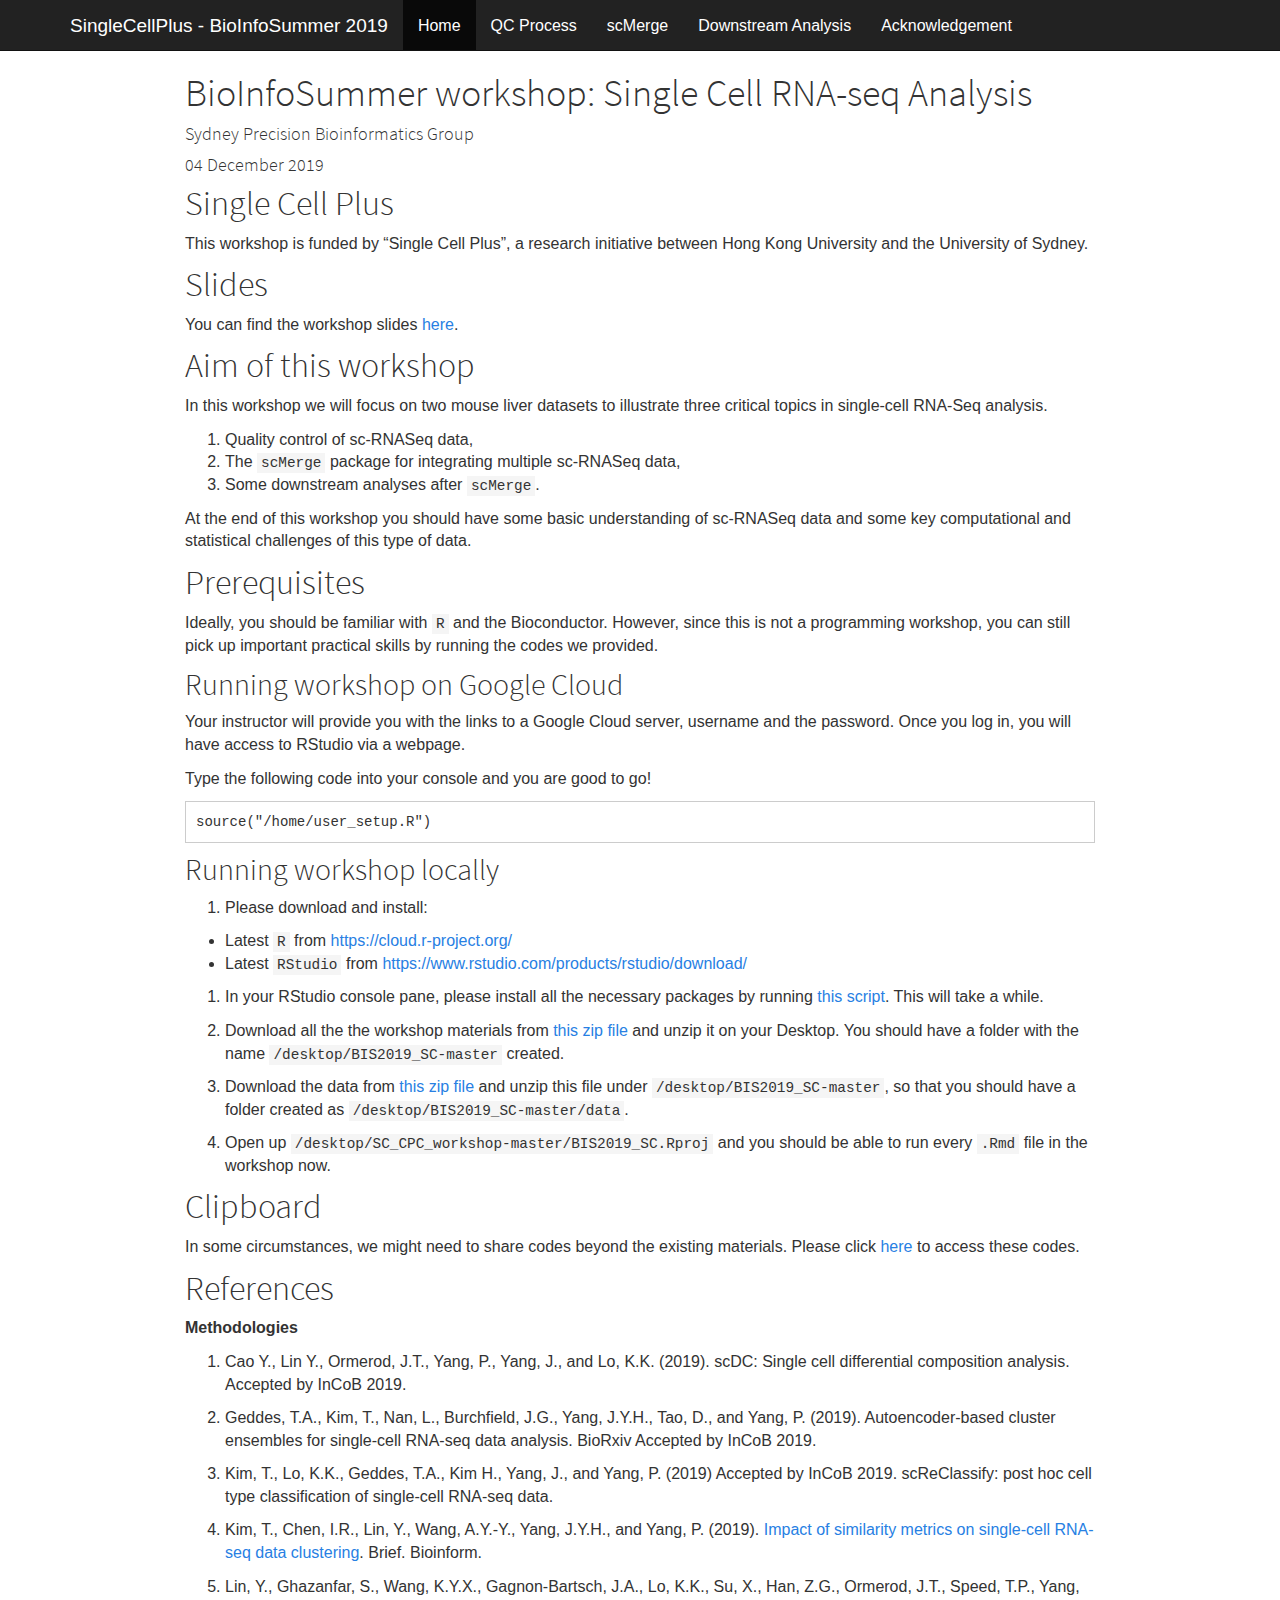
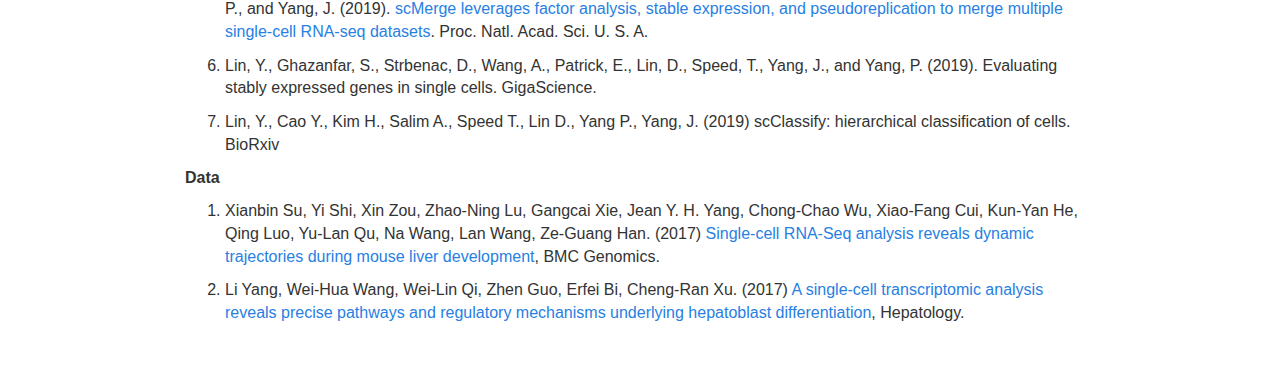
<file: index.html>
<!DOCTYPE html>

<html>

<head>

<meta charset="utf-8" />
<meta name="generator" content="pandoc" />
<meta http-equiv="X-UA-Compatible" content="IE=EDGE" />


<meta name="author" content="Sydney Precision Bioinformatics Group" />

<meta name="date" content="2019-12-04" />

<title>BioInfoSummer workshop: Single Cell RNA-seq Analysis</title>

<script src="site_libs/jquery-1.11.3/jquery.min.js"></script>
<meta name="viewport" content="width=device-width, initial-scale=1" />
<link href="site_libs/bootstrap-3.3.5/css/cosmo.min.css" rel="stylesheet" />
<script src="site_libs/bootstrap-3.3.5/js/bootstrap.min.js"></script>
<script src="site_libs/bootstrap-3.3.5/shim/html5shiv.min.js"></script>
<script src="site_libs/bootstrap-3.3.5/shim/respond.min.js"></script>
<script src="site_libs/navigation-1.1/tabsets.js"></script>
<link href="site_libs/highlightjs-9.12.0/textmate.css" rel="stylesheet" />
<script src="site_libs/highlightjs-9.12.0/highlight.js"></script>

<style type="text/css">code{white-space: pre;}</style>
<style type="text/css">
  pre:not([class]) {
    background-color: white;
  }
</style>
<script type="text/javascript">
if (window.hljs) {
  hljs.configure({languages: []});
  hljs.initHighlightingOnLoad();
  if (document.readyState && document.readyState === "complete") {
    window.setTimeout(function() { hljs.initHighlighting(); }, 0);
  }
}
</script>



<style type="text/css">
h1 {
  font-size: 34px;
}
h1.title {
  font-size: 38px;
}
h2 {
  font-size: 30px;
}
h3 {
  font-size: 24px;
}
h4 {
  font-size: 18px;
}
h5 {
  font-size: 16px;
}
h6 {
  font-size: 12px;
}
.table th:not([align]) {
  text-align: left;
}
</style>

<link rel="stylesheet" href="style.css" type="text/css" />



<style type = "text/css">
.main-container {
  max-width: 940px;
  margin-left: auto;
  margin-right: auto;
}
code {
  color: inherit;
  background-color: rgba(0, 0, 0, 0.04);
}
img {
  max-width:100%;
}
.tabbed-pane {
  padding-top: 12px;
}
.html-widget {
  margin-bottom: 20px;
}
button.code-folding-btn:focus {
  outline: none;
}
summary {
  display: list-item;
}
</style>


<style type="text/css">
/* padding for bootstrap navbar */
body {
  padding-top: 51px;
  padding-bottom: 40px;
}
/* offset scroll position for anchor links (for fixed navbar)  */
.section h1 {
  padding-top: 56px;
  margin-top: -56px;
}
.section h2 {
  padding-top: 56px;
  margin-top: -56px;
}
.section h3 {
  padding-top: 56px;
  margin-top: -56px;
}
.section h4 {
  padding-top: 56px;
  margin-top: -56px;
}
.section h5 {
  padding-top: 56px;
  margin-top: -56px;
}
.section h6 {
  padding-top: 56px;
  margin-top: -56px;
}
.dropdown-submenu {
  position: relative;
}
.dropdown-submenu>.dropdown-menu {
  top: 0;
  left: 100%;
  margin-top: -6px;
  margin-left: -1px;
  border-radius: 0 6px 6px 6px;
}
.dropdown-submenu:hover>.dropdown-menu {
  display: block;
}
.dropdown-submenu>a:after {
  display: block;
  content: " ";
  float: right;
  width: 0;
  height: 0;
  border-color: transparent;
  border-style: solid;
  border-width: 5px 0 5px 5px;
  border-left-color: #cccccc;
  margin-top: 5px;
  margin-right: -10px;
}
.dropdown-submenu:hover>a:after {
  border-left-color: #ffffff;
}
.dropdown-submenu.pull-left {
  float: none;
}
.dropdown-submenu.pull-left>.dropdown-menu {
  left: -100%;
  margin-left: 10px;
  border-radius: 6px 0 6px 6px;
}
</style>

<script>
// manage active state of menu based on current page
$(document).ready(function () {
  // active menu anchor
  href = window.location.pathname
  href = href.substr(href.lastIndexOf('/') + 1)
  if (href === "")
    href = "index.html";
  var menuAnchor = $('a[href="' + href + '"]');

  // mark it active
  menuAnchor.parent().addClass('active');

  // if it's got a parent navbar menu mark it active as well
  menuAnchor.closest('li.dropdown').addClass('active');
});
</script>

<!-- tabsets -->

<style type="text/css">
.tabset-dropdown > .nav-tabs {
  display: inline-table;
  max-height: 500px;
  min-height: 44px;
  overflow-y: auto;
  background: white;
  border: 1px solid #ddd;
  border-radius: 4px;
}

.tabset-dropdown > .nav-tabs > li.active:before {
  content: "";
  font-family: 'Glyphicons Halflings';
  display: inline-block;
  padding: 10px;
  border-right: 1px solid #ddd;
}

.tabset-dropdown > .nav-tabs.nav-tabs-open > li.active:before {
  content: "&#xe258;";
  border: none;
}

.tabset-dropdown > .nav-tabs.nav-tabs-open:before {
  content: "";
  font-family: 'Glyphicons Halflings';
  display: inline-block;
  padding: 10px;
  border-right: 1px solid #ddd;
}

.tabset-dropdown > .nav-tabs > li.active {
  display: block;
}

.tabset-dropdown > .nav-tabs > li > a,
.tabset-dropdown > .nav-tabs > li > a:focus,
.tabset-dropdown > .nav-tabs > li > a:hover {
  border: none;
  display: inline-block;
  border-radius: 4px;
  background-color: transparent;
}

.tabset-dropdown > .nav-tabs.nav-tabs-open > li {
  display: block;
  float: none;
}

.tabset-dropdown > .nav-tabs > li {
  display: none;
}
</style>

<!-- code folding -->




</head>

<body>


<div class="container-fluid main-container">




<div class="navbar navbar-default  navbar-fixed-top" role="navigation">
  <div class="container">
    <div class="navbar-header">
      <button type="button" class="navbar-toggle collapsed" data-toggle="collapse" data-target="#navbar">
        <span class="icon-bar"></span>
        <span class="icon-bar"></span>
        <span class="icon-bar"></span>
      </button>
      <a class="navbar-brand" href="index.html">SingleCellPlus - BioInfoSummer 2019</a>
    </div>
    <div id="navbar" class="navbar-collapse collapse">
      <ul class="nav navbar-nav">
        <li>
  <a href="index.html">Home</a>
</li>
<li>
  <a href="qc.html">QC Process</a>
</li>
<li>
  <a href="scMerge.html">scMerge</a>
</li>
<li>
  <a href="downstream.html">Downstream Analysis</a>
</li>
<li>
  <a href="acknowledgement.html">Acknowledgement</a>
</li>
      </ul>
      <ul class="nav navbar-nav navbar-right">
        
      </ul>
    </div><!--/.nav-collapse -->
  </div><!--/.container -->
</div><!--/.navbar -->

<div class="fluid-row" id="header">



<h1 class="title toc-ignore">BioInfoSummer workshop: Single Cell RNA-seq Analysis</h1>
<h4 class="author">Sydney Precision Bioinformatics Group</h4>
<h4 class="date">04 December 2019</h4>

</div>


<div id="single-cell-plus" class="section level1">
<h1>Single Cell Plus</h1>
<p>This workshop is funded by “Single Cell Plus”, a research initiative between Hong Kong University and the University of Sydney.</p>
</div>
<div id="slides" class="section level1">
<h1>Slides</h1>
<p>You can find the workshop slides <a href="slides.pdf">here</a>.</p>
</div>
<div id="aim-of-this-workshop" class="section level1">
<h1>Aim of this workshop</h1>
<p>In this workshop we will focus on two mouse liver datasets to illustrate three critical topics in single-cell RNA-Seq analysis.</p>
<ol style="list-style-type: decimal">
<li>Quality control of sc-RNASeq data,</li>
<li>The <code>scMerge</code> package for integrating multiple sc-RNASeq data,</li>
<li>Some downstream analyses after <code>scMerge</code>.</li>
</ol>
<p>At the end of this workshop you should have some basic understanding of sc-RNASeq data and some key computational and statistical challenges of this type of data.</p>
</div>
<div id="prerequisites" class="section level1">
<h1>Prerequisites</h1>
<p>Ideally, you should be familiar with <code>R</code> and the Bioconductor. However, since this is not a programming workshop, you can still pick up important practical skills by running the codes we provided.</p>
<div id="running-workshop-on-google-cloud" class="section level2">
<h2>Running workshop on Google Cloud</h2>
<p>Your instructor will provide you with the links to a Google Cloud server, username and the password. Once you log in, you will have access to RStudio via a webpage.</p>
<p>Type the following code into your console and you are good to go!</p>
<pre><code>source(&quot;/home/user_setup.R&quot;)</code></pre>
</div>
<div id="local" class="section level2">
<h2>Running workshop locally</h2>
<ol style="list-style-type: decimal">
<li>Please download and install:</li>
</ol>
<ul>
<li>Latest <code>R</code> from <a href="https://cloud.r-project.org/" class="uri">https://cloud.r-project.org/</a></li>
<li>Latest <code>RStudio</code> from <a href="https://www.rstudio.com/products/rstudio/download/" class="uri">https://www.rstudio.com/products/rstudio/download/</a></li>
</ul>
<ol style="list-style-type: decimal">
<li><p>In your RStudio console pane, please install all the necessary packages by running <a href="https://raw.githubusercontent.com/SydneyBioX/BIS2019_SC/master/install.R">this script</a>. This will take a while.</p></li>
<li><p>Download all the the workshop materials from <a href="https://github.com/SydneyBioX/BIS2019_SC/archive/master.zip">this zip file</a> and unzip it on your Desktop. You should have a folder with the name <code>/desktop/BIS2019_SC-master</code> created.</p></li>
<li><p>Download the data from <a href="https://storage.googleapis.com/scp_data/data.zip">this zip file</a> and unzip this file under <code>/desktop/BIS2019_SC-master</code>, so that you should have a folder created as <code>/desktop/BIS2019_SC-master/data</code>.</p></li>
<li><p>Open up <code>/desktop/SC_CPC_workshop-master/BIS2019_SC.Rproj</code> and you should be able to run every <code>.Rmd</code> file in the workshop now.</p></li>
</ol>
</div>
</div>
<div id="clipboard" class="section level1">
<h1>Clipboard</h1>
<p>In some circumstances, we might need to share codes beyond the existing materials. Please click <a href="https://docs.google.com/document/d/136YffzxjkUM8RIGsnjD_yOkCTWw4Ijdwjy4_58nC-zc/edit?usp=sharing">here</a> to access these codes.</p>
</div>
<div id="references" class="section level1">
<h1>References</h1>
<p><strong>Methodologies</strong></p>
<ol style="list-style-type: decimal">
<li><p>Cao Y., Lin Y., Ormerod, J.T., Yang, P., Yang, J., and Lo, K.K. (2019). scDC: Single cell differential composition analysis. Accepted by InCoB 2019.</p></li>
<li><p>Geddes, T.A., Kim, T., Nan, L., Burchfield, J.G., Yang, J.Y.H., Tao, D., and Yang, P. (2019). Autoencoder-based cluster ensembles for single-cell RNA-seq data analysis. BioRxiv Accepted by InCoB 2019.</p></li>
<li><p>Kim, T., Lo, K.K., Geddes, T.A., Kim H., Yang, J., and Yang, P. (2019) Accepted by InCoB 2019. scReClassify: post hoc cell type classification of single-cell RNA-seq data.</p></li>
<li><p>Kim, T., Chen, I.R., Lin, Y., Wang, A.Y.-Y., Yang, J.Y.H., and Yang, P. (2019). <a href="https://doi.org/10.1093/bib/bby076">Impact of similarity metrics on single-cell RNA-seq data clustering</a>. Brief. Bioinform.</p></li>
<li><p>Lin, Y., Ghazanfar, S., Wang, K.Y.X., Gagnon-Bartsch, J.A., Lo, K.K., Su, X., Han, Z.G., Ormerod, J.T., Speed, T.P., Yang, P., and Yang, J. (2019). <a href="http://www.pnas.org/lookup/doi/10.1073/pnas.1820006116">scMerge leverages factor analysis, stable expression, and pseudoreplication to merge multiple single-cell RNA-seq datasets</a>. Proc. Natl. Acad. Sci. U. S. A.</p></li>
<li><p>Lin, Y., Ghazanfar, S., Strbenac, D., Wang, A., Patrick, E., Lin, D., Speed, T., Yang, J., and Yang, P. (2019). Evaluating stably expressed genes in single cells. GigaScience.</p></li>
<li><p>Lin, Y., Cao Y., Kim H., Salim A., Speed T., Lin D., Yang P., Yang, J. (2019) scClassify: hierarchical classification of cells. BioRxiv</p></li>
</ol>
<p><strong>Data</strong></p>
<ol style="list-style-type: decimal">
<li><p>Xianbin Su, Yi Shi, Xin Zou, Zhao-Ning Lu, Gangcai Xie, Jean Y. H. Yang, Chong-Chao Wu, Xiao-Fang Cui, Kun-Yan He, Qing Luo, Yu-Lan Qu, Na Wang, Lan Wang, Ze-Guang Han. (2017) <a href="https://doi.org/10.1186/s12864-017-4342-x">Single-cell RNA-Seq analysis reveals dynamic trajectories during mouse liver development</a>, BMC Genomics.</p></li>
<li><p>Li Yang, Wei‐Hua Wang, Wei‐Lin Qi, Zhen Guo, Erfei Bi, Cheng‐Ran Xu. (2017) <a href="https://doi.org/10.1002/hep.29353">A single‐cell transcriptomic analysis reveals precise pathways and regulatory mechanisms underlying hepatoblast differentiation</a>, Hepatology.</p></li>
</ol>
</div>




</div>

<script>

// add bootstrap table styles to pandoc tables
function bootstrapStylePandocTables() {
  $('tr.header').parent('thead').parent('table').addClass('table table-condensed');
}
$(document).ready(function () {
  bootstrapStylePandocTables();
});


</script>

<!-- tabsets -->

<script>
$(document).ready(function () {
  window.buildTabsets("TOC");
});

$(document).ready(function () {
  $('.tabset-dropdown > .nav-tabs > li').click(function () {
    $(this).parent().toggleClass('nav-tabs-open')
  });
});
</script>

<!-- code folding -->


<!-- dynamically load mathjax for compatibility with self-contained -->
<script>
  (function () {
    var script = document.createElement("script");
    script.type = "text/javascript";
    script.src  = "https://mathjax.rstudio.com/latest/MathJax.js?config=TeX-AMS-MML_HTMLorMML";
    document.getElementsByTagName("head")[0].appendChild(script);
  })();
</script>

</body>
</html>
</file>
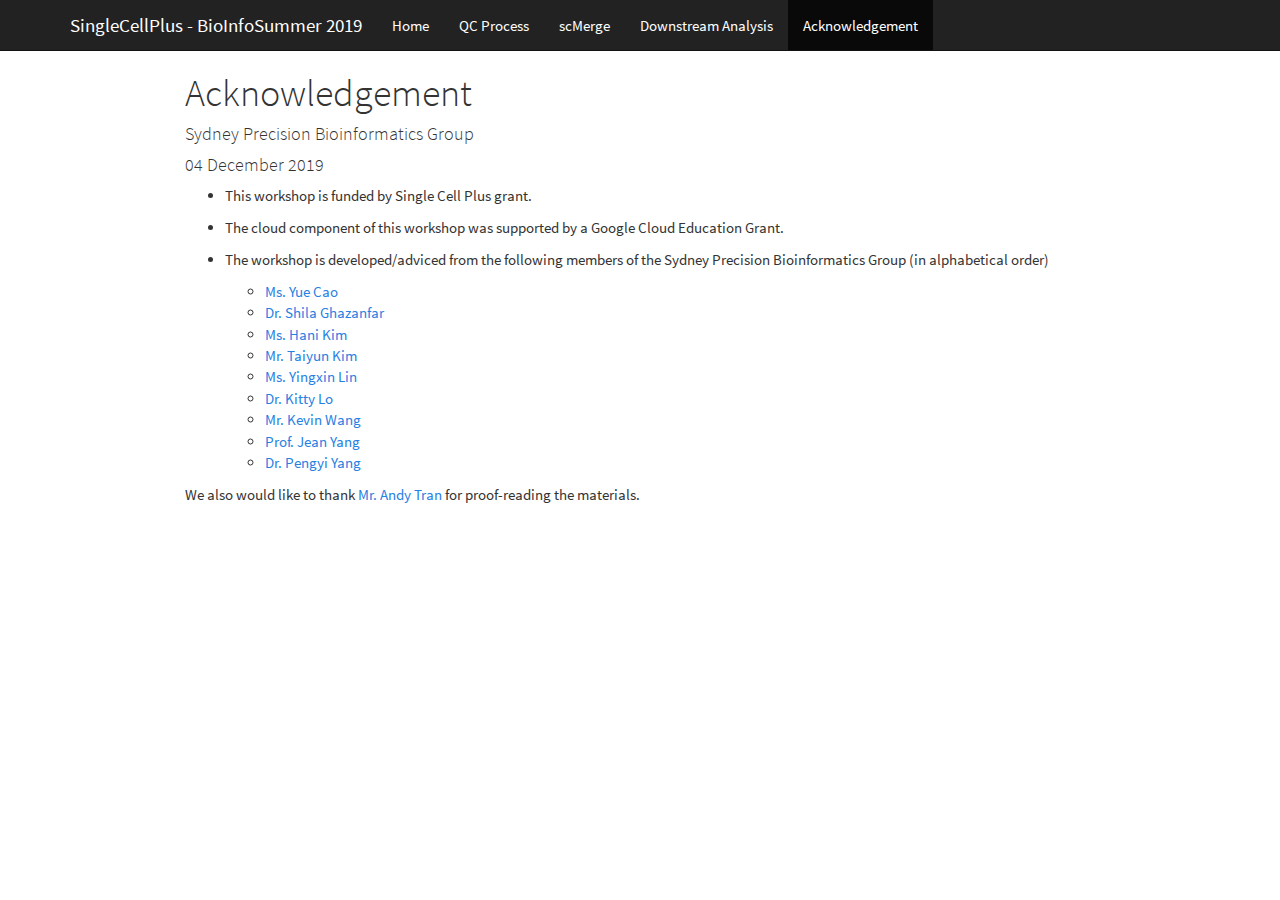
<file: acknowledgement.html>
<!DOCTYPE html>

<html>

<head>

<meta charset="utf-8" />
<meta name="generator" content="pandoc" />
<meta http-equiv="X-UA-Compatible" content="IE=EDGE" />


<meta name="author" content="Sydney Precision Bioinformatics Group" />

<meta name="date" content="2019-12-04" />

<title>Acknowledgement</title>

<script src="site_libs/jquery-1.11.3/jquery.min.js"></script>
<meta name="viewport" content="width=device-width, initial-scale=1" />
<link href="site_libs/bootstrap-3.3.5/css/cosmo.min.css" rel="stylesheet" />
<script src="site_libs/bootstrap-3.3.5/js/bootstrap.min.js"></script>
<script src="site_libs/bootstrap-3.3.5/shim/html5shiv.min.js"></script>
<script src="site_libs/bootstrap-3.3.5/shim/respond.min.js"></script>
<script src="site_libs/navigation-1.1/tabsets.js"></script>
<link href="site_libs/highlightjs-9.12.0/textmate.css" rel="stylesheet" />
<script src="site_libs/highlightjs-9.12.0/highlight.js"></script>

<style type="text/css">code{white-space: pre;}</style>
<style type="text/css">
  pre:not([class]) {
    background-color: white;
  }
</style>
<script type="text/javascript">
if (window.hljs) {
  hljs.configure({languages: []});
  hljs.initHighlightingOnLoad();
  if (document.readyState && document.readyState === "complete") {
    window.setTimeout(function() { hljs.initHighlighting(); }, 0);
  }
}
</script>



<style type="text/css">
h1 {
  font-size: 34px;
}
h1.title {
  font-size: 38px;
}
h2 {
  font-size: 30px;
}
h3 {
  font-size: 24px;
}
h4 {
  font-size: 18px;
}
h5 {
  font-size: 16px;
}
h6 {
  font-size: 12px;
}
.table th:not([align]) {
  text-align: left;
}
</style>




<style type = "text/css">
.main-container {
  max-width: 940px;
  margin-left: auto;
  margin-right: auto;
}
code {
  color: inherit;
  background-color: rgba(0, 0, 0, 0.04);
}
img {
  max-width:100%;
}
.tabbed-pane {
  padding-top: 12px;
}
.html-widget {
  margin-bottom: 20px;
}
button.code-folding-btn:focus {
  outline: none;
}
summary {
  display: list-item;
}
</style>


<style type="text/css">
/* padding for bootstrap navbar */
body {
  padding-top: 51px;
  padding-bottom: 40px;
}
/* offset scroll position for anchor links (for fixed navbar)  */
.section h1 {
  padding-top: 56px;
  margin-top: -56px;
}
.section h2 {
  padding-top: 56px;
  margin-top: -56px;
}
.section h3 {
  padding-top: 56px;
  margin-top: -56px;
}
.section h4 {
  padding-top: 56px;
  margin-top: -56px;
}
.section h5 {
  padding-top: 56px;
  margin-top: -56px;
}
.section h6 {
  padding-top: 56px;
  margin-top: -56px;
}
.dropdown-submenu {
  position: relative;
}
.dropdown-submenu>.dropdown-menu {
  top: 0;
  left: 100%;
  margin-top: -6px;
  margin-left: -1px;
  border-radius: 0 6px 6px 6px;
}
.dropdown-submenu:hover>.dropdown-menu {
  display: block;
}
.dropdown-submenu>a:after {
  display: block;
  content: " ";
  float: right;
  width: 0;
  height: 0;
  border-color: transparent;
  border-style: solid;
  border-width: 5px 0 5px 5px;
  border-left-color: #cccccc;
  margin-top: 5px;
  margin-right: -10px;
}
.dropdown-submenu:hover>a:after {
  border-left-color: #ffffff;
}
.dropdown-submenu.pull-left {
  float: none;
}
.dropdown-submenu.pull-left>.dropdown-menu {
  left: -100%;
  margin-left: 10px;
  border-radius: 6px 0 6px 6px;
}
</style>

<script>
// manage active state of menu based on current page
$(document).ready(function () {
  // active menu anchor
  href = window.location.pathname
  href = href.substr(href.lastIndexOf('/') + 1)
  if (href === "")
    href = "index.html";
  var menuAnchor = $('a[href="' + href + '"]');

  // mark it active
  menuAnchor.parent().addClass('active');

  // if it's got a parent navbar menu mark it active as well
  menuAnchor.closest('li.dropdown').addClass('active');
});
</script>

<!-- tabsets -->

<style type="text/css">
.tabset-dropdown > .nav-tabs {
  display: inline-table;
  max-height: 500px;
  min-height: 44px;
  overflow-y: auto;
  background: white;
  border: 1px solid #ddd;
  border-radius: 4px;
}

.tabset-dropdown > .nav-tabs > li.active:before {
  content: "";
  font-family: 'Glyphicons Halflings';
  display: inline-block;
  padding: 10px;
  border-right: 1px solid #ddd;
}

.tabset-dropdown > .nav-tabs.nav-tabs-open > li.active:before {
  content: "&#xe258;";
  border: none;
}

.tabset-dropdown > .nav-tabs.nav-tabs-open:before {
  content: "";
  font-family: 'Glyphicons Halflings';
  display: inline-block;
  padding: 10px;
  border-right: 1px solid #ddd;
}

.tabset-dropdown > .nav-tabs > li.active {
  display: block;
}

.tabset-dropdown > .nav-tabs > li > a,
.tabset-dropdown > .nav-tabs > li > a:focus,
.tabset-dropdown > .nav-tabs > li > a:hover {
  border: none;
  display: inline-block;
  border-radius: 4px;
  background-color: transparent;
}

.tabset-dropdown > .nav-tabs.nav-tabs-open > li {
  display: block;
  float: none;
}

.tabset-dropdown > .nav-tabs > li {
  display: none;
}
</style>

<!-- code folding -->




</head>

<body>


<div class="container-fluid main-container">




<div class="navbar navbar-default  navbar-fixed-top" role="navigation">
  <div class="container">
    <div class="navbar-header">
      <button type="button" class="navbar-toggle collapsed" data-toggle="collapse" data-target="#navbar">
        <span class="icon-bar"></span>
        <span class="icon-bar"></span>
        <span class="icon-bar"></span>
      </button>
      <a class="navbar-brand" href="index.html">SingleCellPlus - BioInfoSummer 2019</a>
    </div>
    <div id="navbar" class="navbar-collapse collapse">
      <ul class="nav navbar-nav">
        <li>
  <a href="index.html">Home</a>
</li>
<li>
  <a href="qc.html">QC Process</a>
</li>
<li>
  <a href="scMerge.html">scMerge</a>
</li>
<li>
  <a href="downstream.html">Downstream Analysis</a>
</li>
<li>
  <a href="acknowledgement.html">Acknowledgement</a>
</li>
      </ul>
      <ul class="nav navbar-nav navbar-right">
        
      </ul>
    </div><!--/.nav-collapse -->
  </div><!--/.container -->
</div><!--/.navbar -->

<div class="fluid-row" id="header">



<h1 class="title toc-ignore">Acknowledgement</h1>
<h4 class="author">Sydney Precision Bioinformatics Group</h4>
<h4 class="date">04 December 2019</h4>

</div>


<ul>
<li><p>This workshop is funded by Single Cell Plus grant.</p></li>
<li><p>The cloud component of this workshop was supported by a Google Cloud Education Grant.</p></li>
<li><p>The workshop is developed/adviced from the following members of the Sydney Precision Bioinformatics Group (in alphabetical order)</p>
<ul>
<li><a href="https://sydney.edu.au/science/about/our-people/research-students/yue-cao-644.html">Ms. Yue Cao</a></li>
<li><a href="https://www.cruk.cam.ac.uk/author/shila-ghazanfar">Dr. Shila Ghazanfar</a></li>
<li><a href="http://www.maths.usyd.edu.au/ut/people?who=JH_Kim&amp;sms=m&amp;personsearch%3DGo+to+person%27s+page">Ms. Hani Kim</a></li>
<li><a href="">Mr. Taiyun Kim</a></li>
<li><a href="https://yingxinlin.github.io">Ms. Yingxin Lin</a></li>
<li><a href="https://sydney.edu.au/science/people/kitty.lo.php">Dr. Kitty Lo</a></li>
<li><a href="https://sydney.edu.au/science/people/kevin.wang.php">Mr. Kevin Wang</a></li>
<li><a href="https://sydney.edu.au/science/people/jean.yang.php">Prof. Jean Yang</a></li>
<li><a href="https://sydney.edu.au/science/people/pengyi.yang.php">Dr. Pengyi Yang</a></li>
</ul></li>
</ul>
<p>We also would like to thank <a href="https://sydney.edu.au/science/about/our-people/research-students/andy-tran-312.html">Mr. Andy Tran</a> for proof-reading the materials.</p>




</div>

<script>

// add bootstrap table styles to pandoc tables
function bootstrapStylePandocTables() {
  $('tr.header').parent('thead').parent('table').addClass('table table-condensed');
}
$(document).ready(function () {
  bootstrapStylePandocTables();
});


</script>

<!-- tabsets -->

<script>
$(document).ready(function () {
  window.buildTabsets("TOC");
});

$(document).ready(function () {
  $('.tabset-dropdown > .nav-tabs > li').click(function () {
    $(this).parent().toggleClass('nav-tabs-open')
  });
});
</script>

<!-- code folding -->


<!-- dynamically load mathjax for compatibility with self-contained -->
<script>
  (function () {
    var script = document.createElement("script");
    script.type = "text/javascript";
    script.src  = "https://mathjax.rstudio.com/latest/MathJax.js?config=TeX-AMS-MML_HTMLorMML";
    document.getElementsByTagName("head")[0].appendChild(script);
  })();
</script>

</body>
</html>
</file>
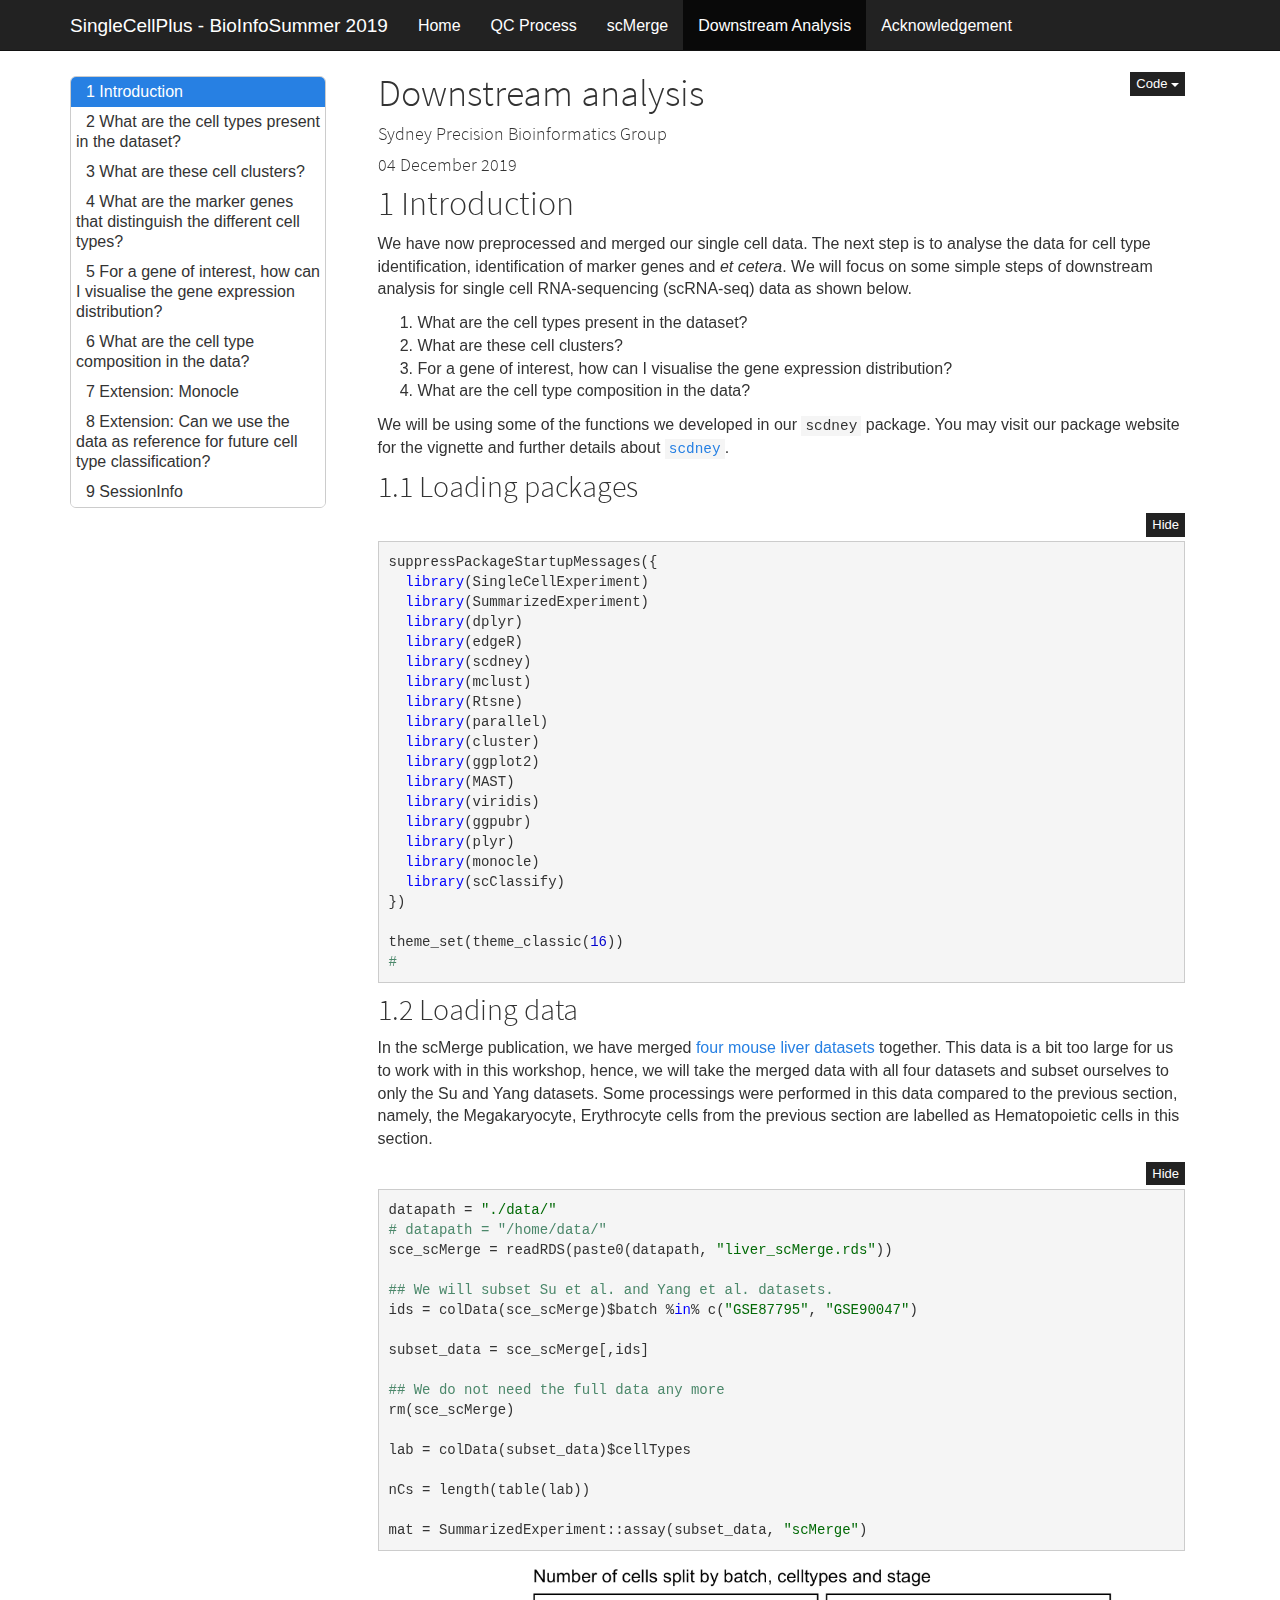
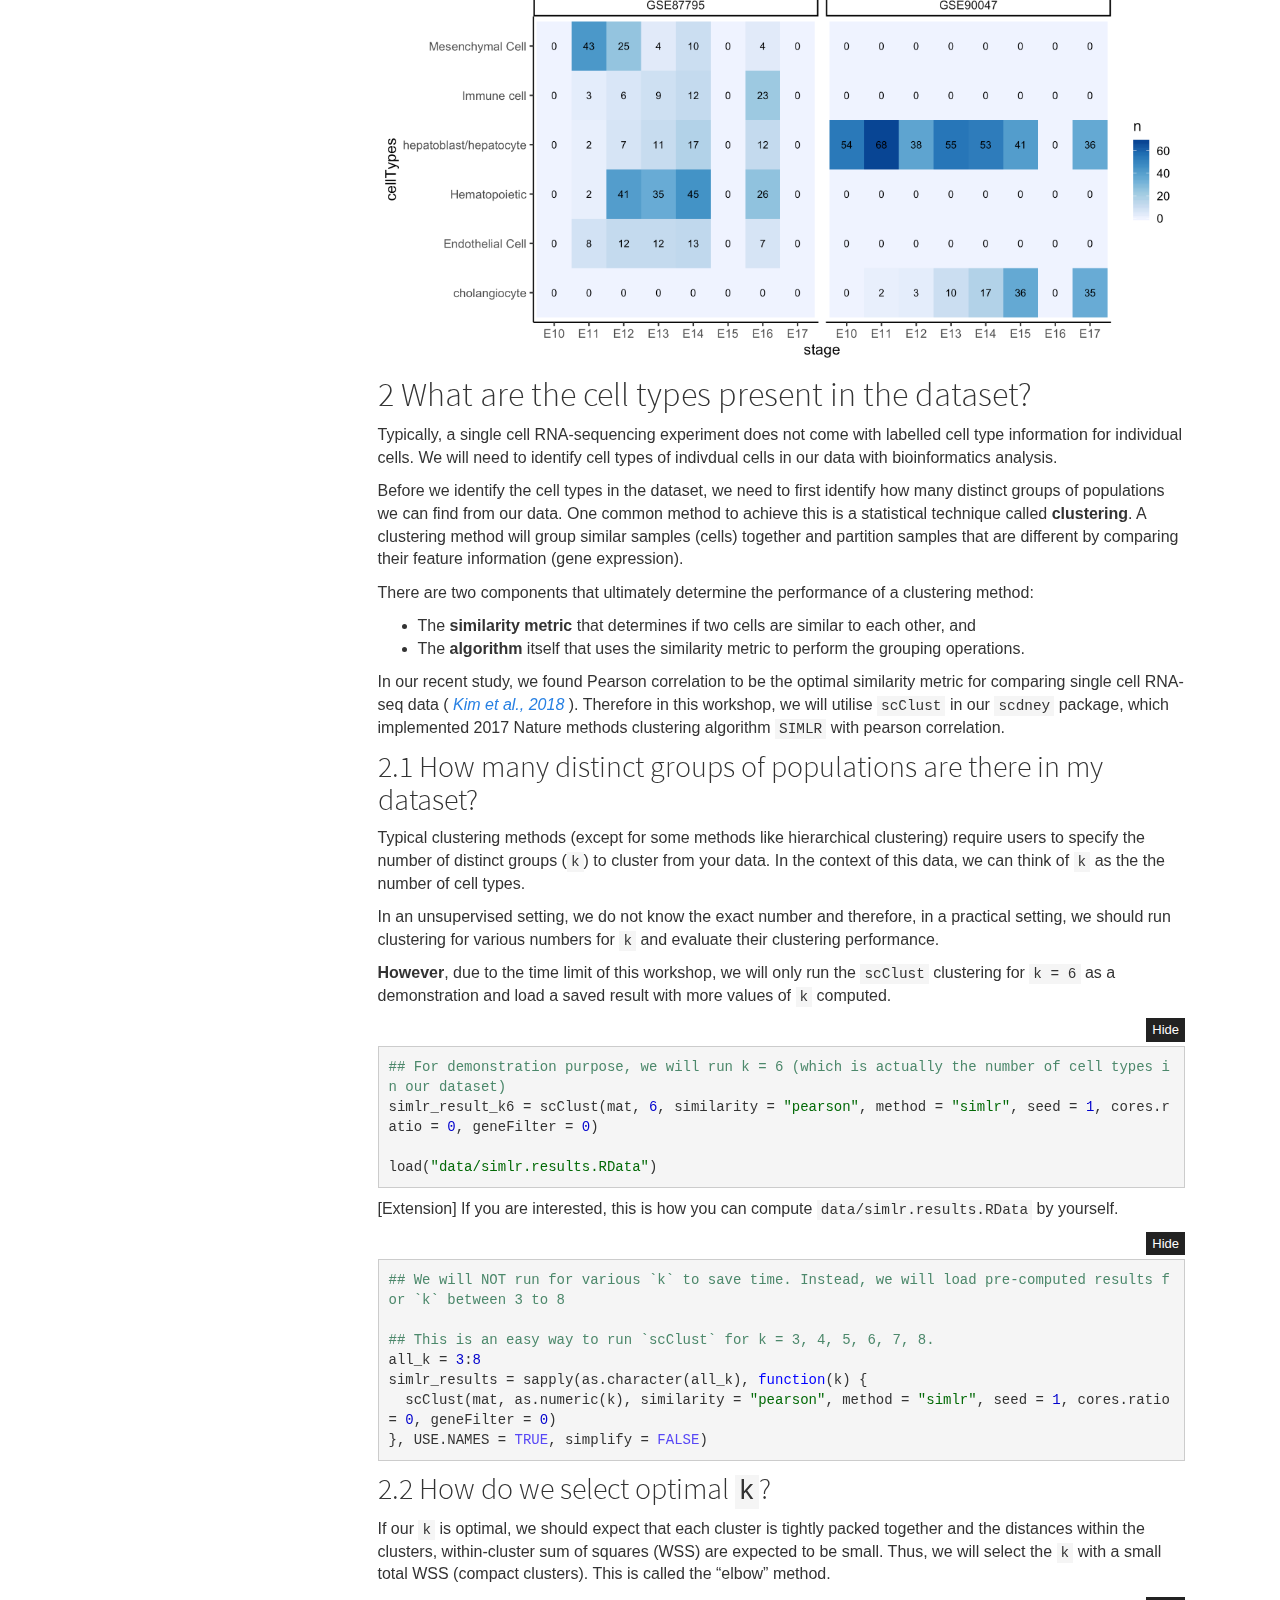
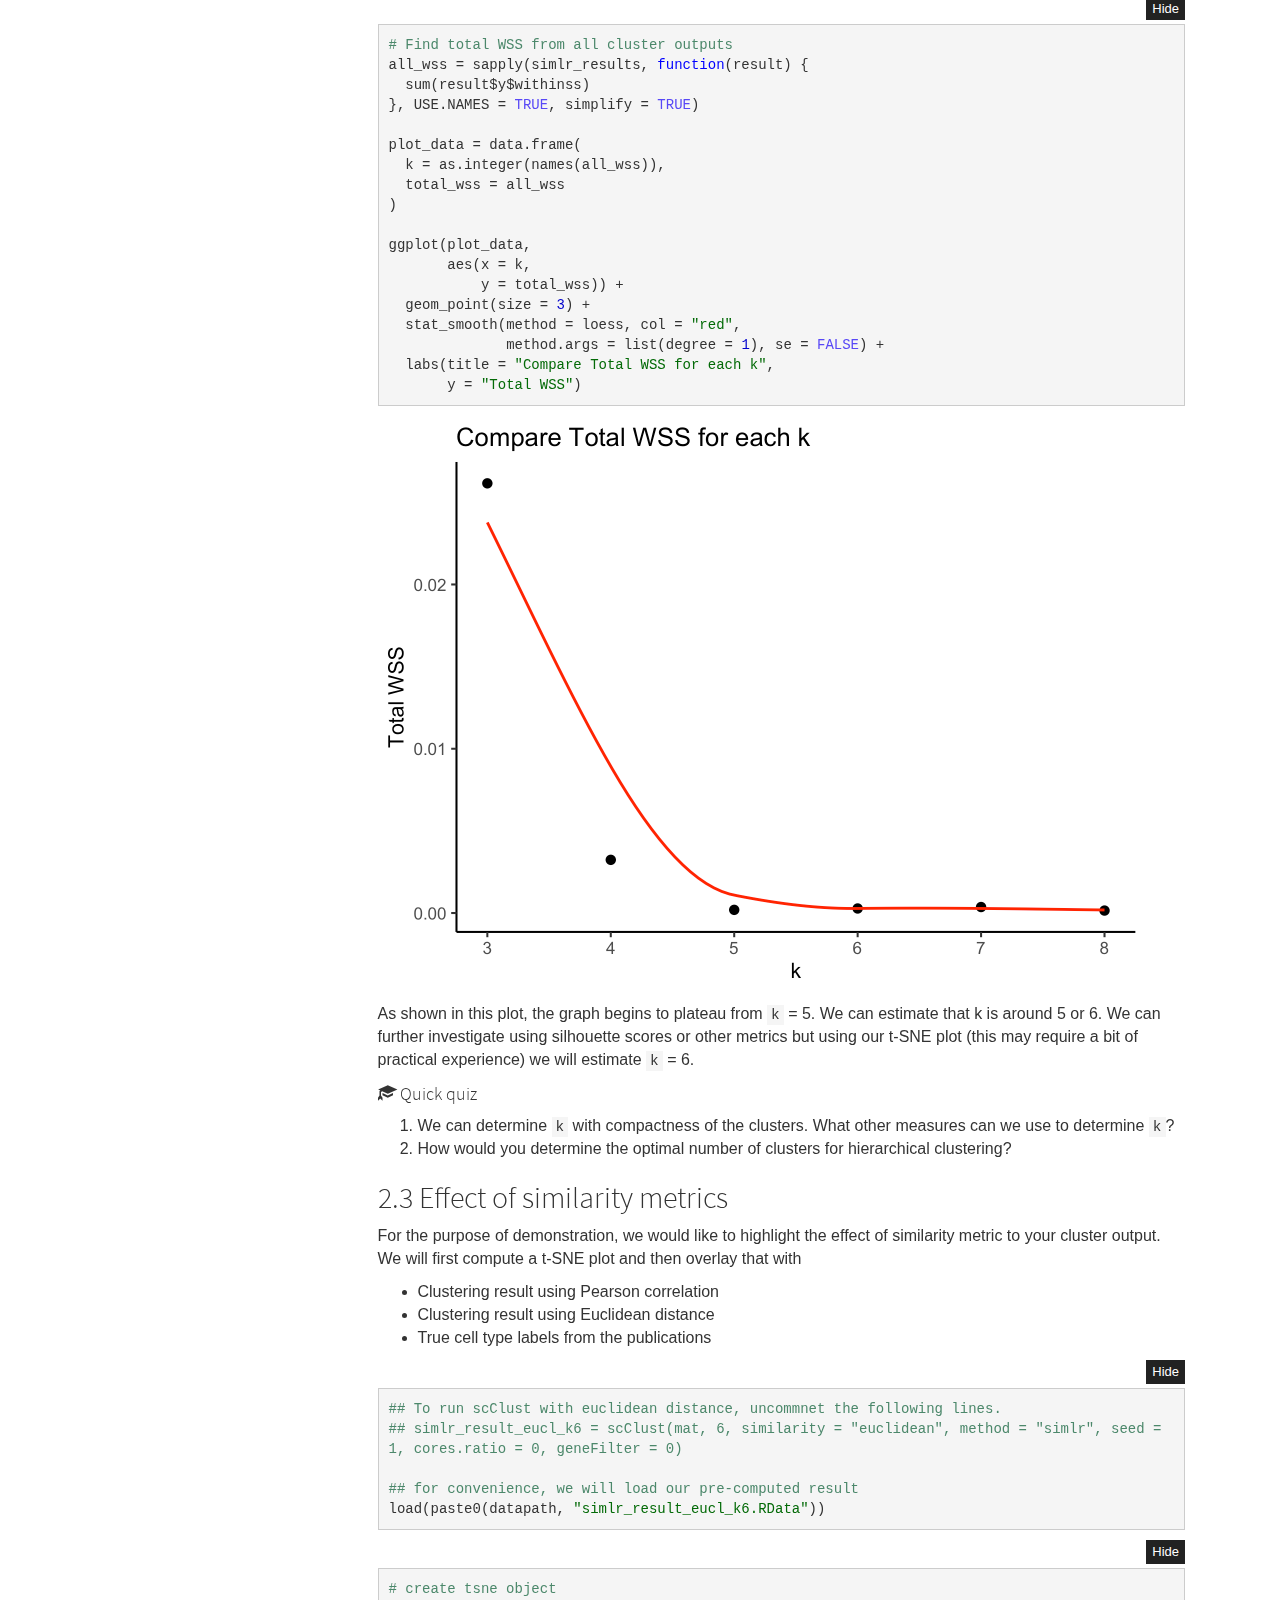
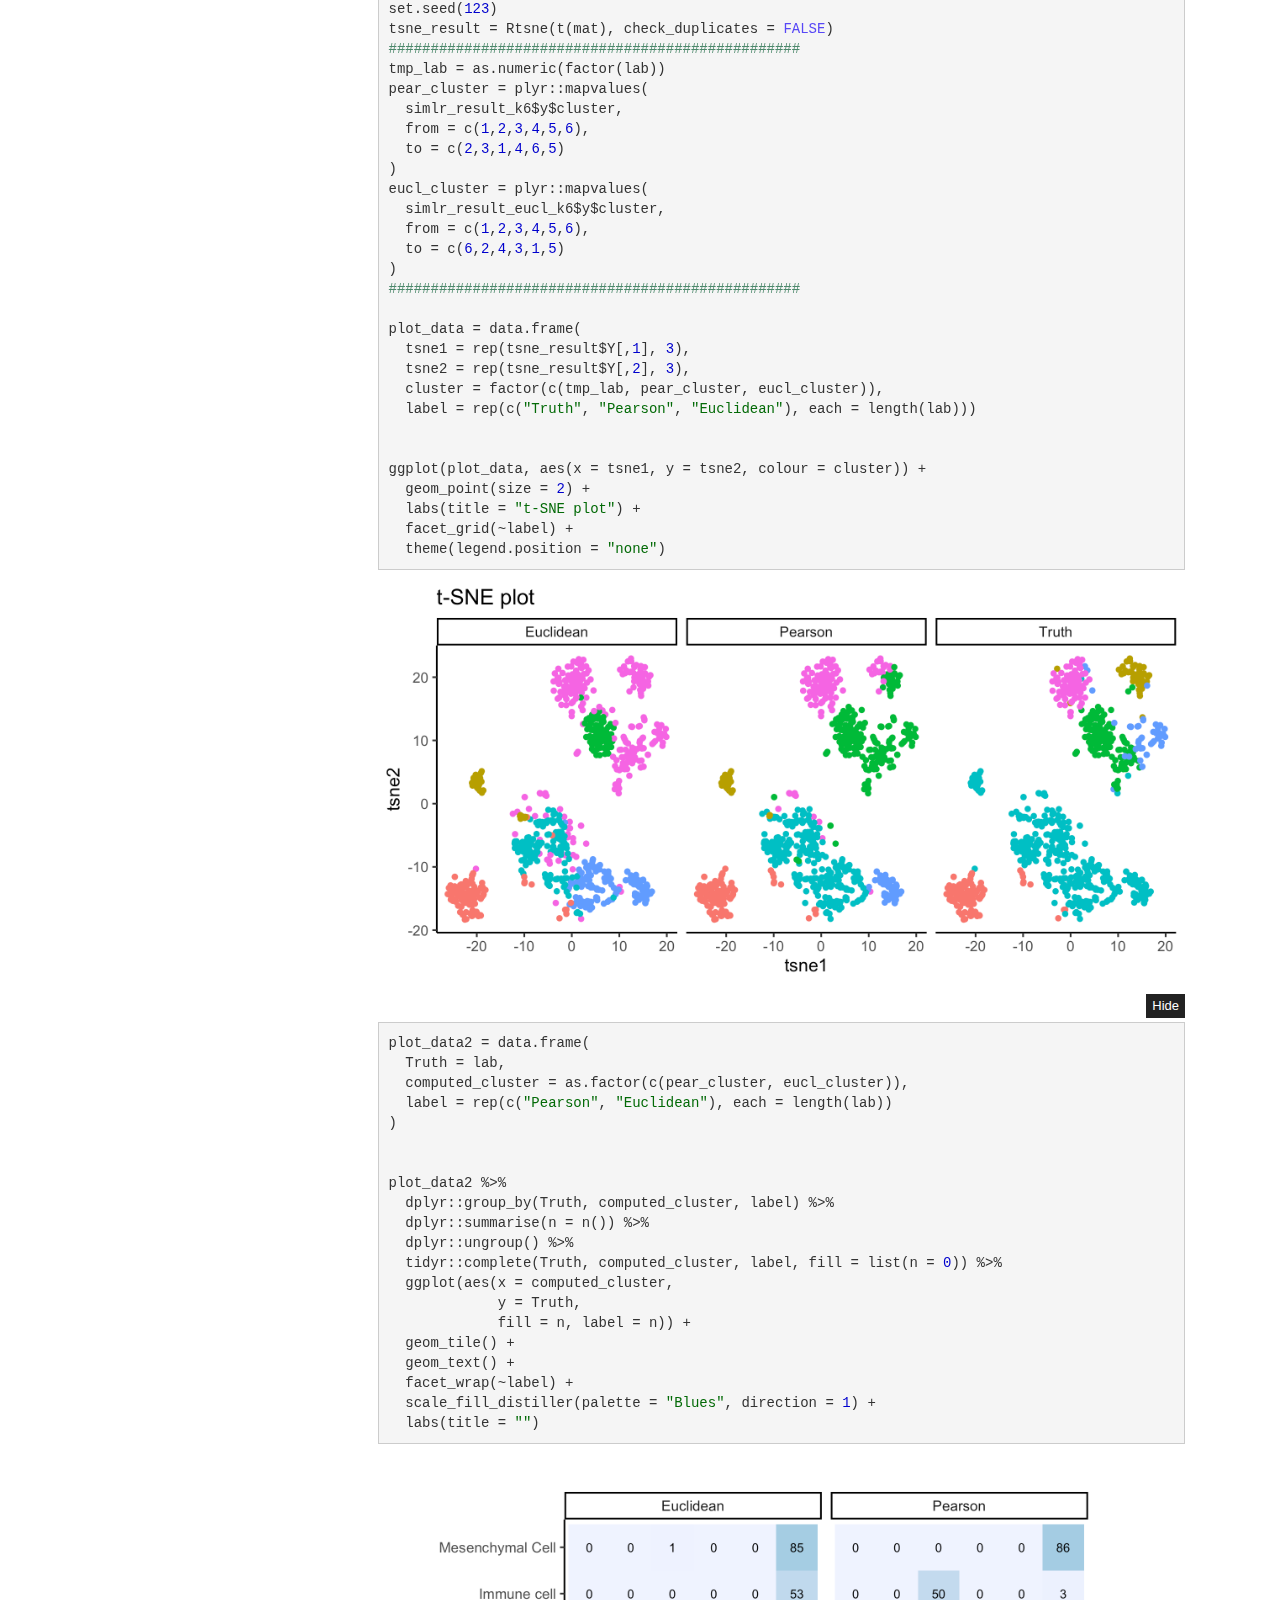
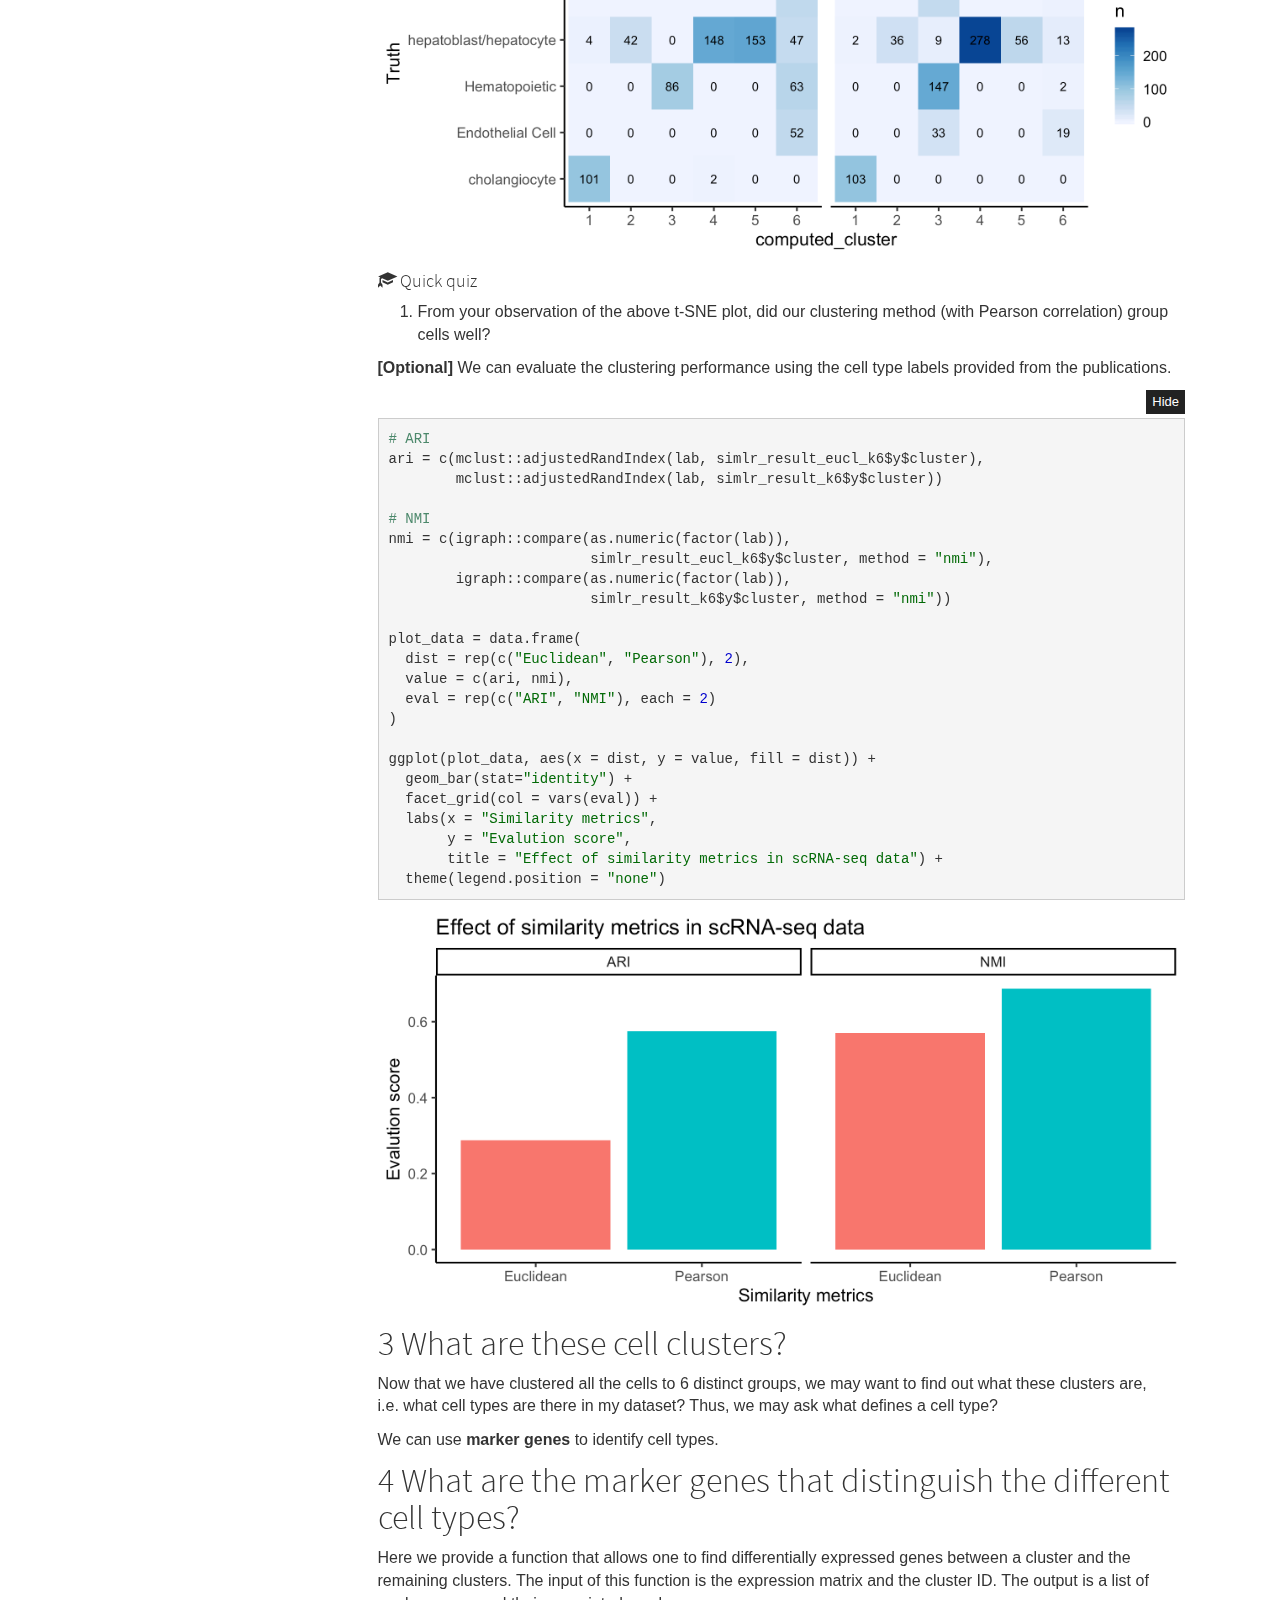
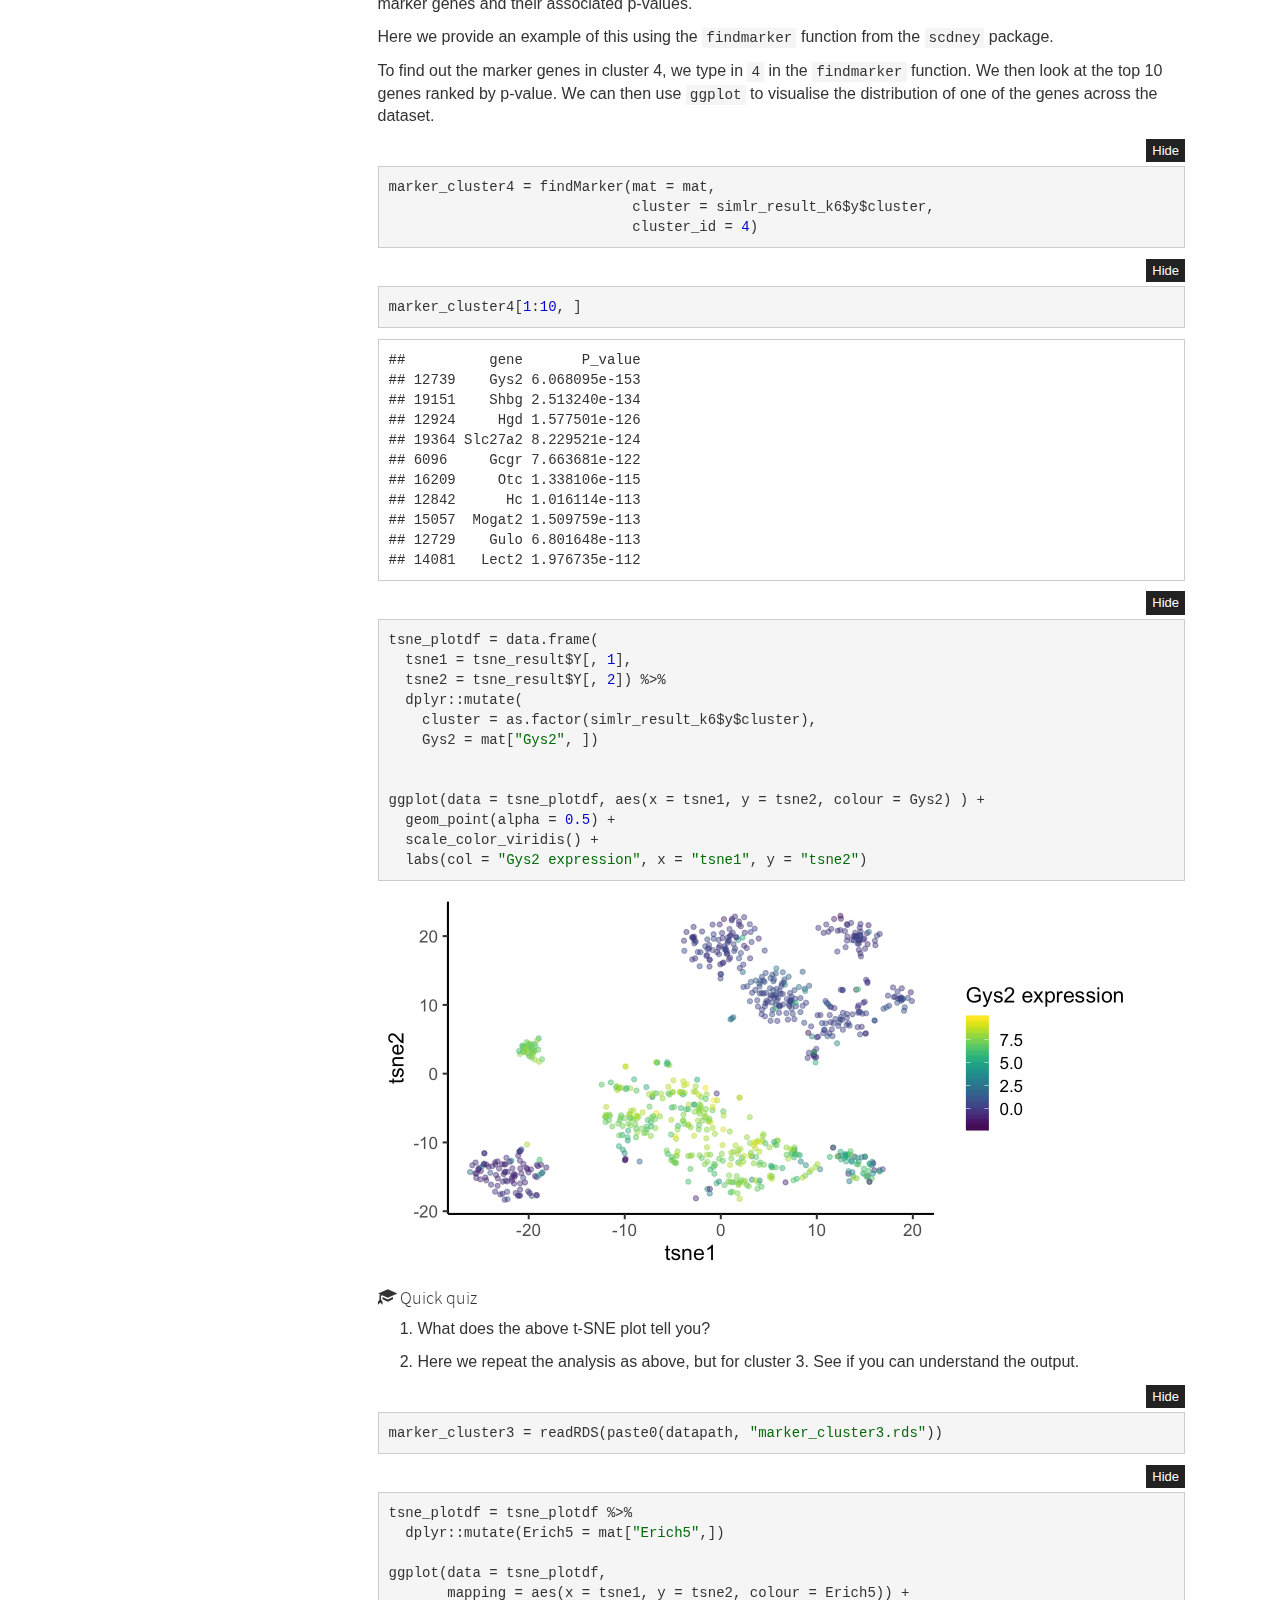
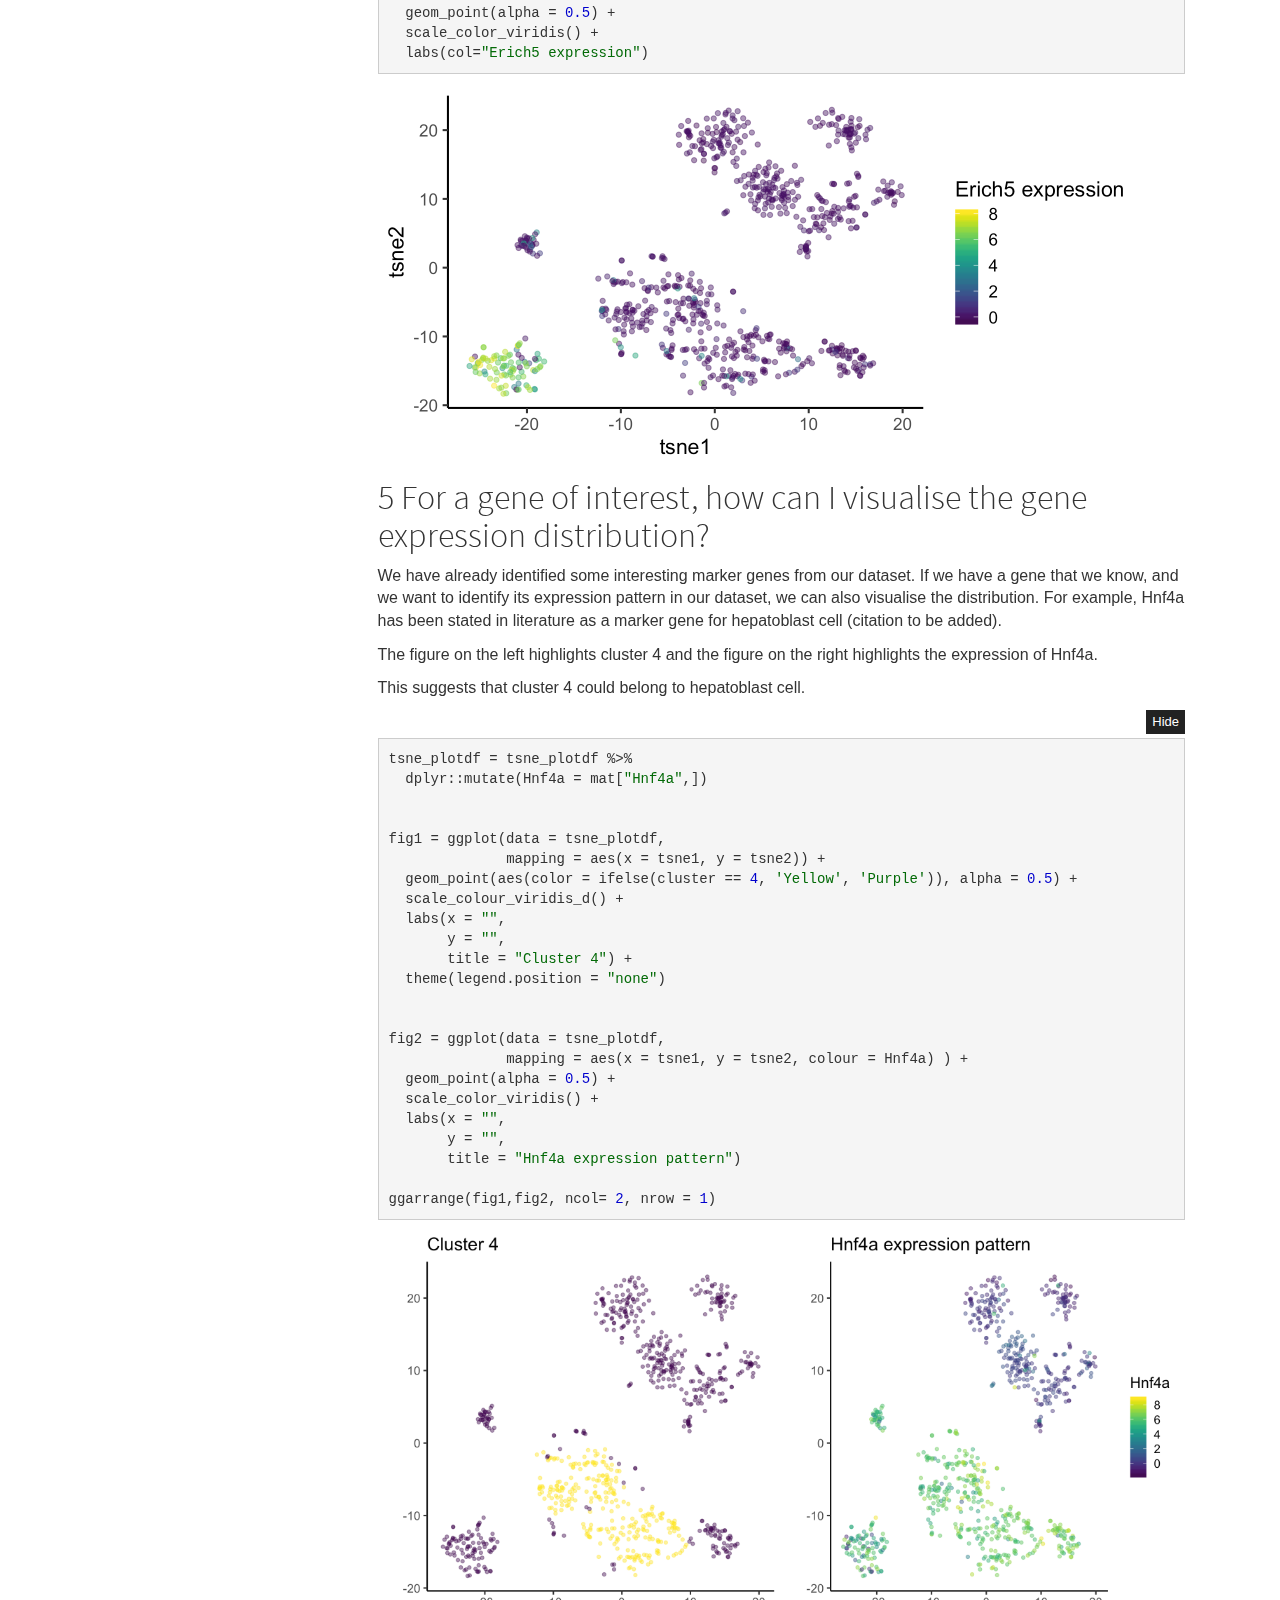
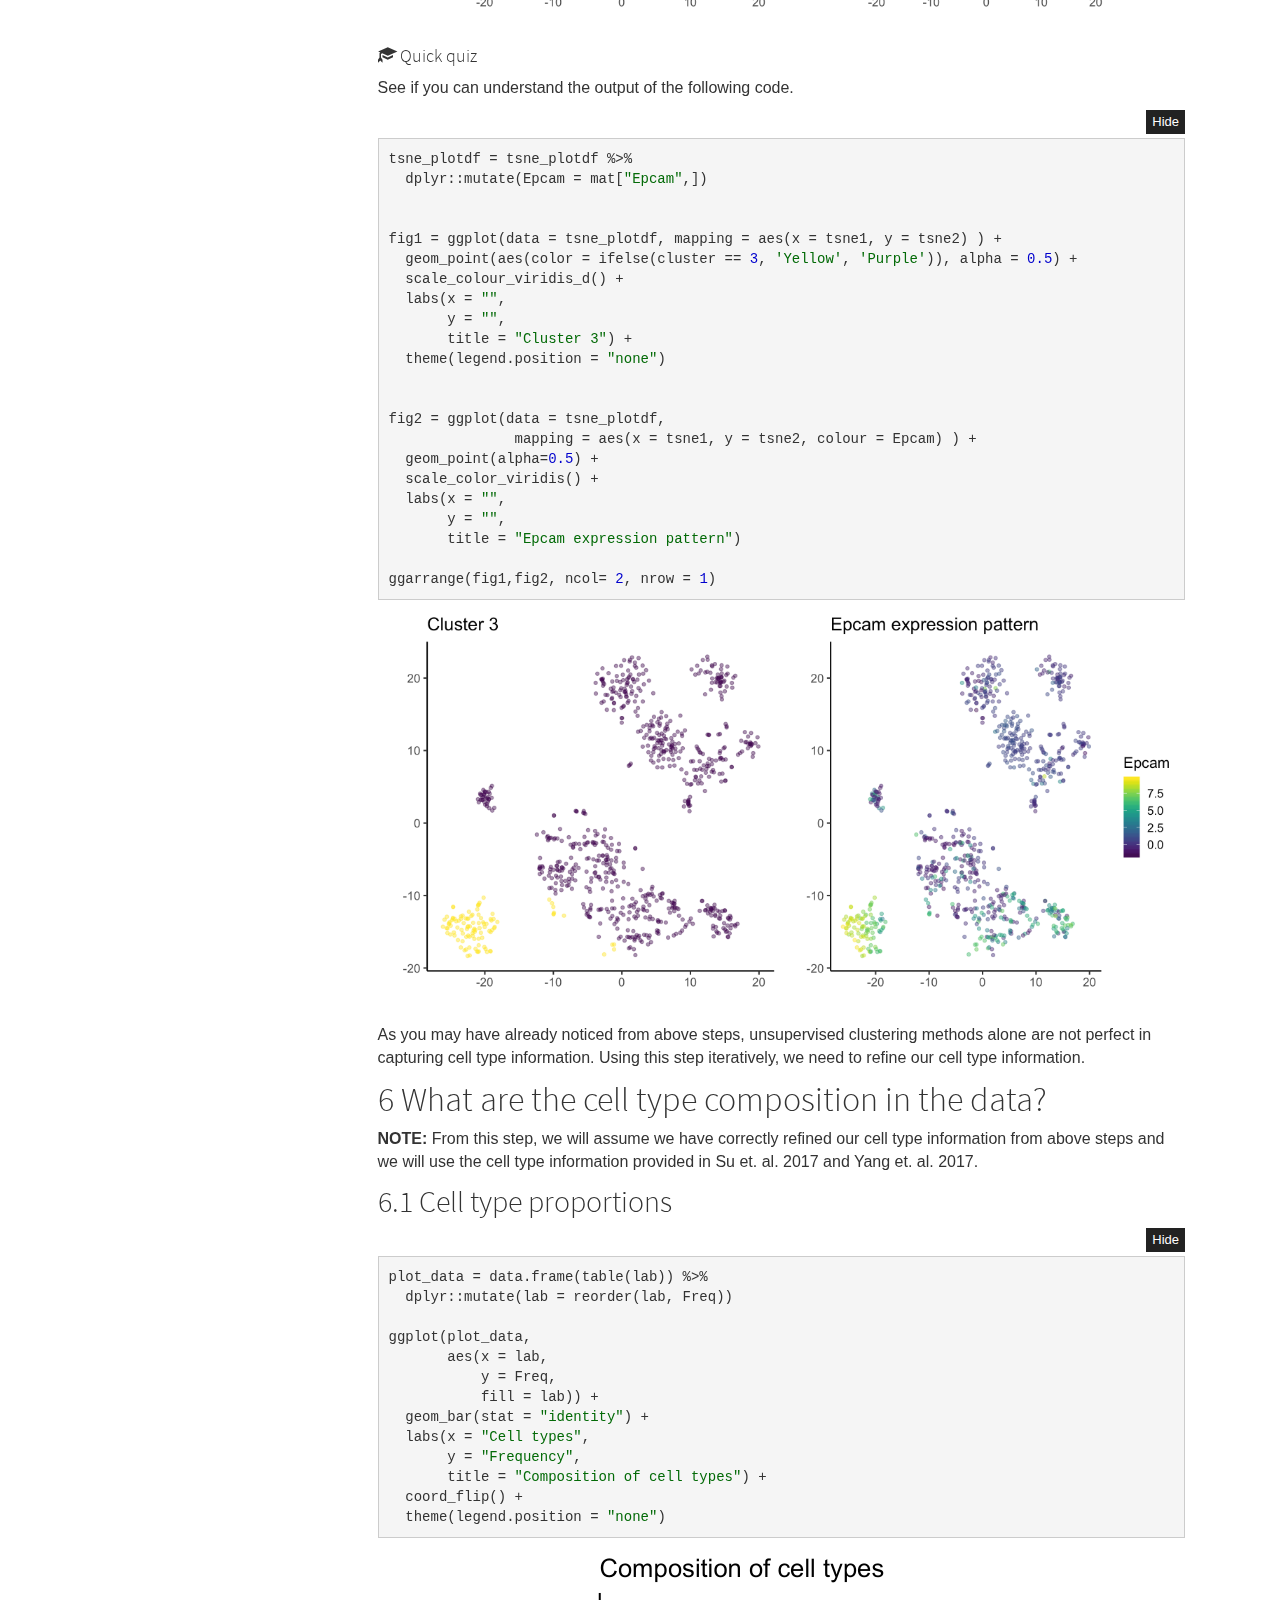
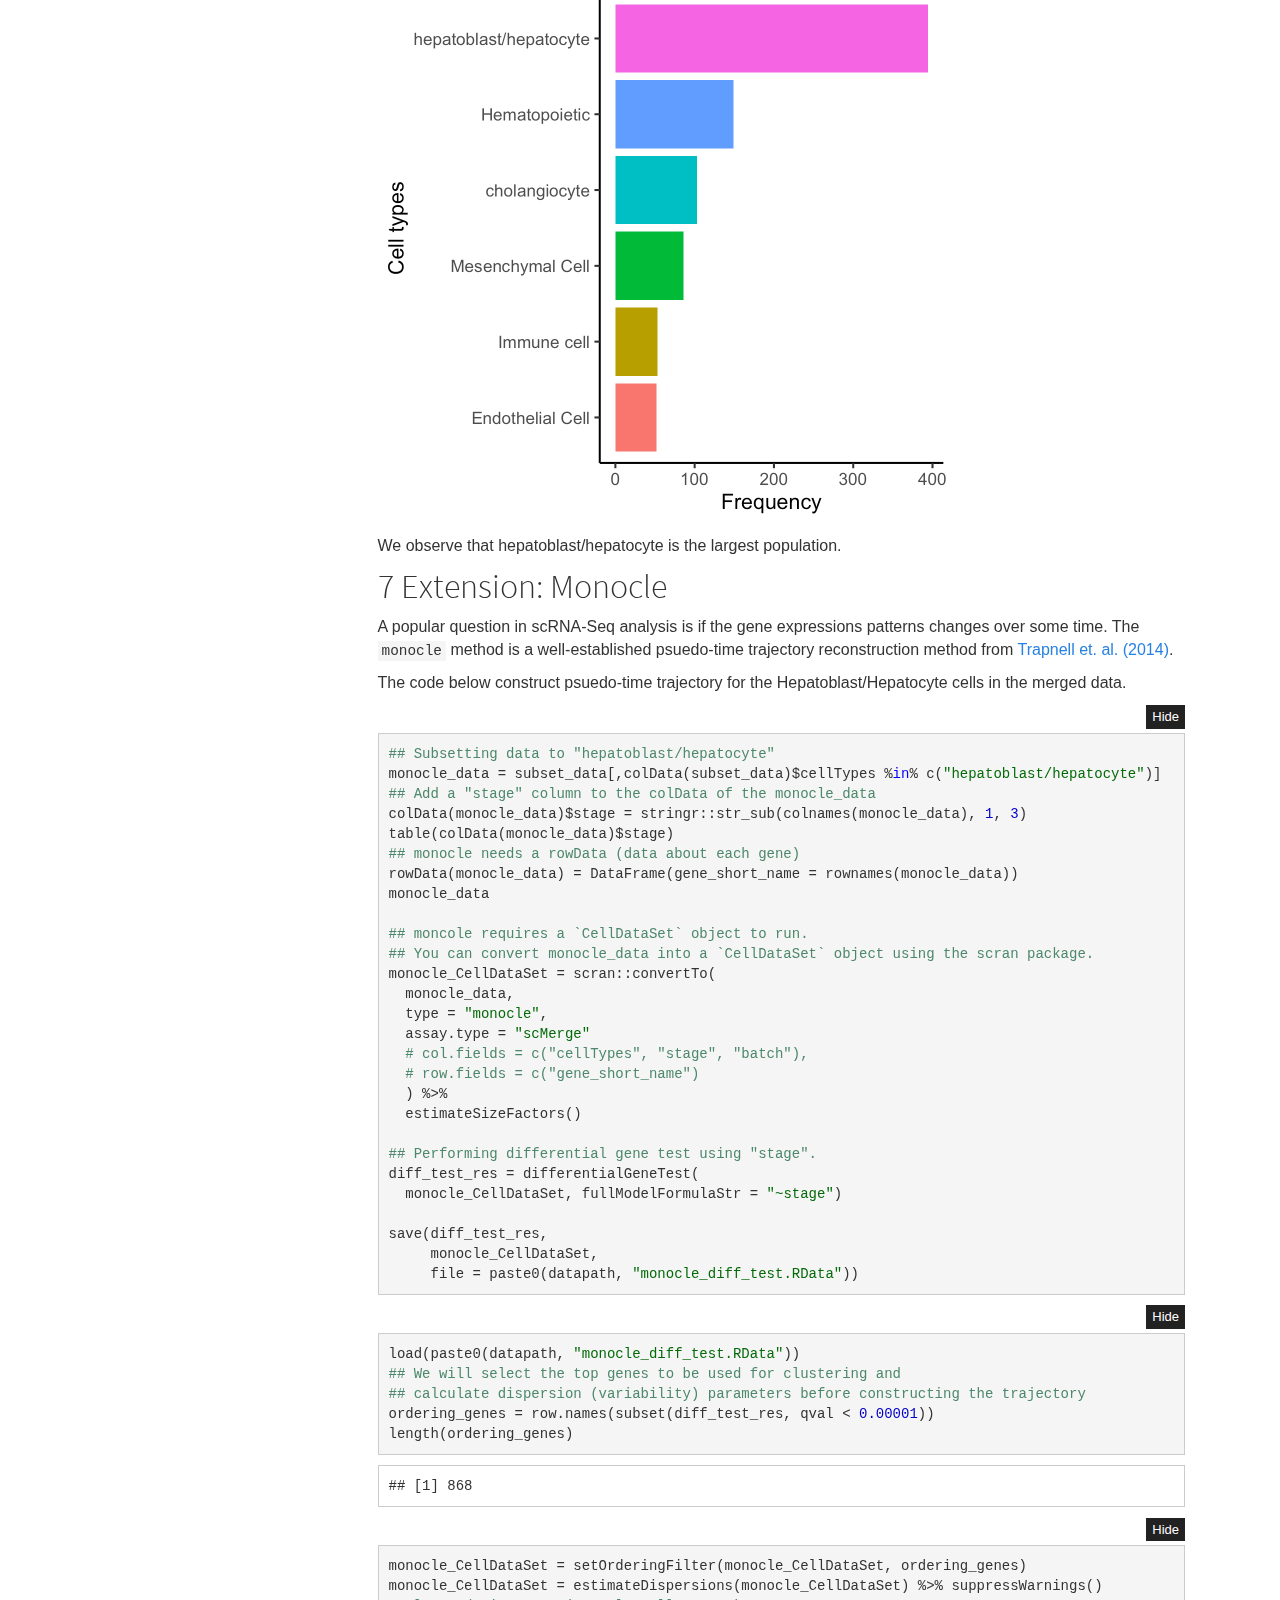
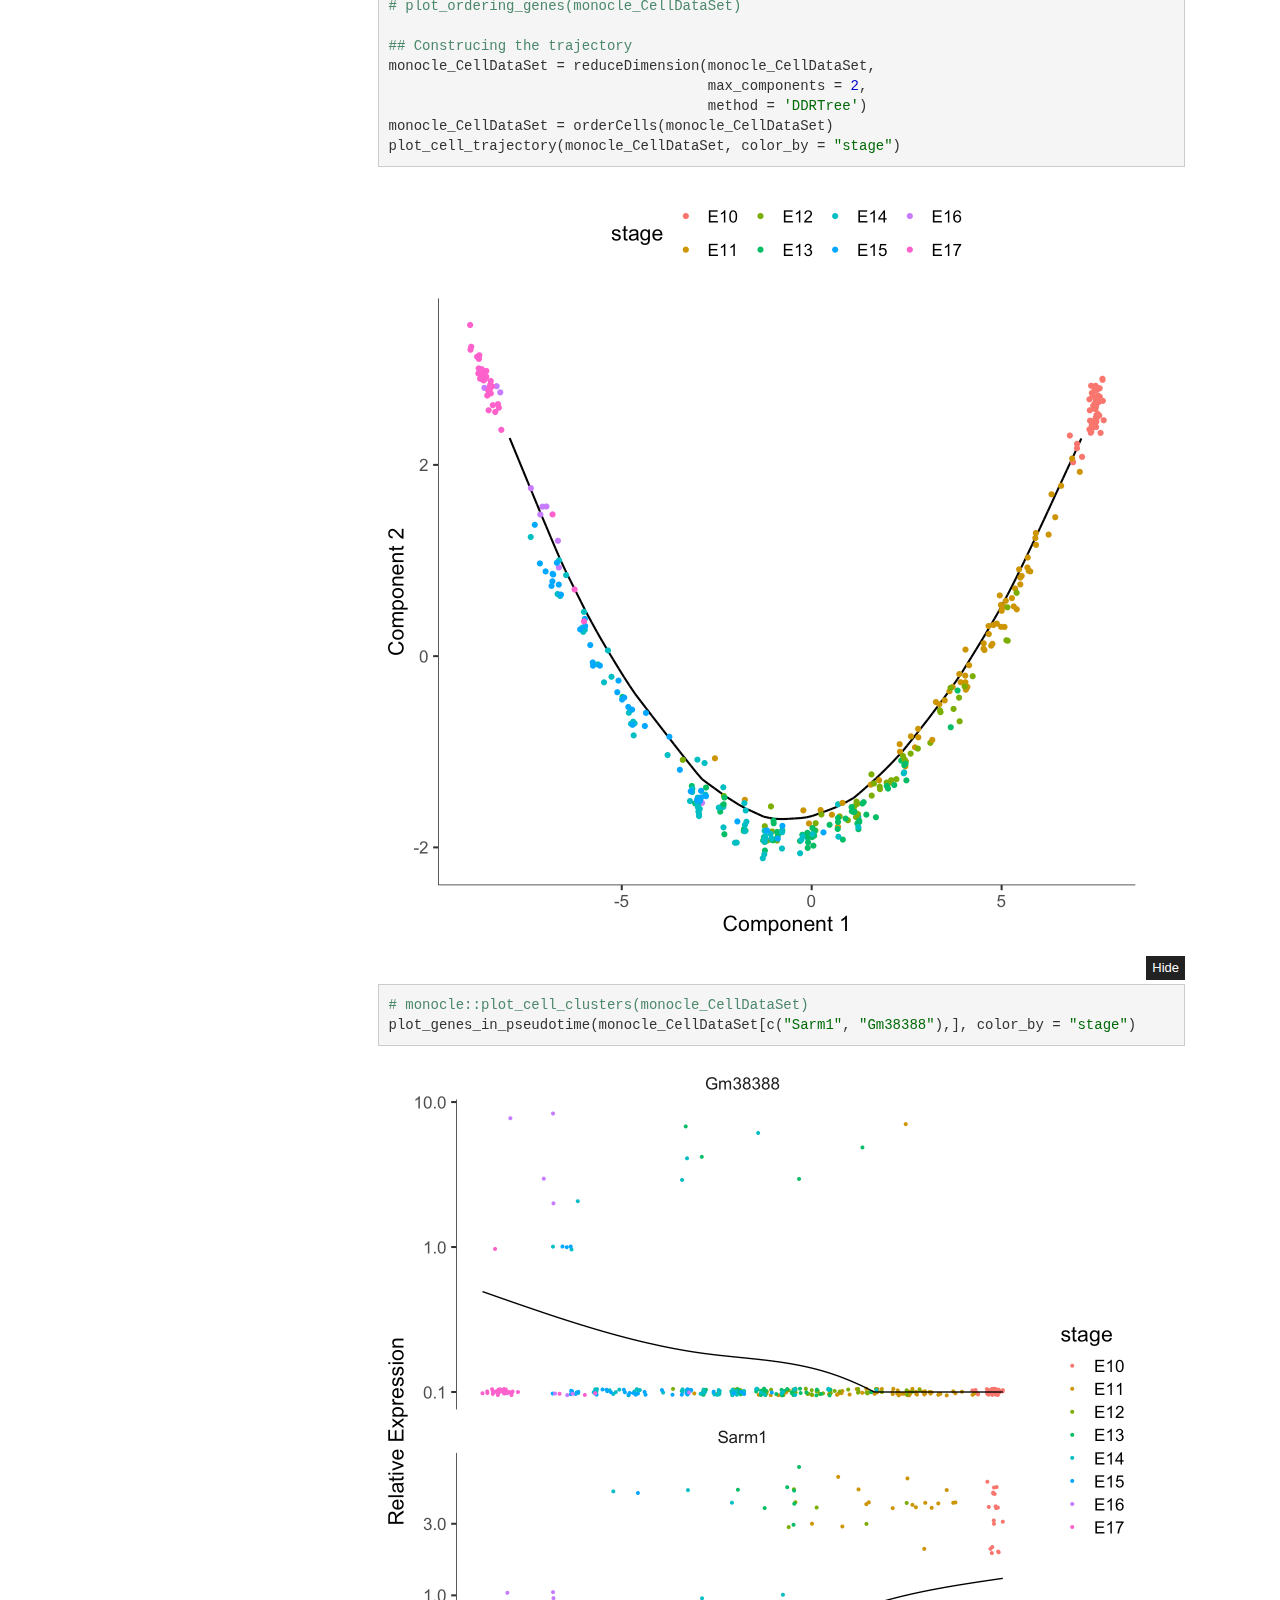
<file: downstream.html>
<!DOCTYPE html>

<html>

<head>

<meta charset="utf-8" />
<meta name="generator" content="pandoc" />
<meta http-equiv="X-UA-Compatible" content="IE=EDGE" />


<meta name="author" content="Sydney Precision Bioinformatics Group" />

<meta name="date" content="2019-12-04" />

<title>Downstream analysis</title>

<script src="site_libs/jquery-1.11.3/jquery.min.js"></script>
<meta name="viewport" content="width=device-width, initial-scale=1" />
<link href="site_libs/bootstrap-3.3.5/css/cosmo.min.css" rel="stylesheet" />
<script src="site_libs/bootstrap-3.3.5/js/bootstrap.min.js"></script>
<script src="site_libs/bootstrap-3.3.5/shim/html5shiv.min.js"></script>
<script src="site_libs/bootstrap-3.3.5/shim/respond.min.js"></script>
<script src="site_libs/jqueryui-1.11.4/jquery-ui.min.js"></script>
<link href="site_libs/tocify-1.9.1/jquery.tocify.css" rel="stylesheet" />
<script src="site_libs/tocify-1.9.1/jquery.tocify.js"></script>
<script src="site_libs/navigation-1.1/tabsets.js"></script>
<script src="site_libs/navigation-1.1/codefolding.js"></script>
<link href="site_libs/highlightjs-9.12.0/textmate.css" rel="stylesheet" />
<script src="site_libs/highlightjs-9.12.0/highlight.js"></script>

<style type="text/css">code{white-space: pre;}</style>
<style type="text/css">
  pre:not([class]) {
    background-color: white;
  }
</style>
<script type="text/javascript">
if (window.hljs) {
  hljs.configure({languages: []});
  hljs.initHighlightingOnLoad();
  if (document.readyState && document.readyState === "complete") {
    window.setTimeout(function() { hljs.initHighlighting(); }, 0);
  }
}
</script>



<style type="text/css">
h1 {
  font-size: 34px;
}
h1.title {
  font-size: 38px;
}
h2 {
  font-size: 30px;
}
h3 {
  font-size: 24px;
}
h4 {
  font-size: 18px;
}
h5 {
  font-size: 16px;
}
h6 {
  font-size: 12px;
}
.table th:not([align]) {
  text-align: left;
}
</style>

<link rel="stylesheet" href="style.css" type="text/css" />



<style type = "text/css">
.main-container {
  max-width: 940px;
  margin-left: auto;
  margin-right: auto;
}
code {
  color: inherit;
  background-color: rgba(0, 0, 0, 0.04);
}
img {
  max-width:100%;
}
.tabbed-pane {
  padding-top: 12px;
}
.html-widget {
  margin-bottom: 20px;
}
button.code-folding-btn:focus {
  outline: none;
}
summary {
  display: list-item;
}
</style>


<style type="text/css">
/* padding for bootstrap navbar */
body {
  padding-top: 51px;
  padding-bottom: 40px;
}
/* offset scroll position for anchor links (for fixed navbar)  */
.section h1 {
  padding-top: 56px;
  margin-top: -56px;
}
.section h2 {
  padding-top: 56px;
  margin-top: -56px;
}
.section h3 {
  padding-top: 56px;
  margin-top: -56px;
}
.section h4 {
  padding-top: 56px;
  margin-top: -56px;
}
.section h5 {
  padding-top: 56px;
  margin-top: -56px;
}
.section h6 {
  padding-top: 56px;
  margin-top: -56px;
}
.dropdown-submenu {
  position: relative;
}
.dropdown-submenu>.dropdown-menu {
  top: 0;
  left: 100%;
  margin-top: -6px;
  margin-left: -1px;
  border-radius: 0 6px 6px 6px;
}
.dropdown-submenu:hover>.dropdown-menu {
  display: block;
}
.dropdown-submenu>a:after {
  display: block;
  content: " ";
  float: right;
  width: 0;
  height: 0;
  border-color: transparent;
  border-style: solid;
  border-width: 5px 0 5px 5px;
  border-left-color: #cccccc;
  margin-top: 5px;
  margin-right: -10px;
}
.dropdown-submenu:hover>a:after {
  border-left-color: #ffffff;
}
.dropdown-submenu.pull-left {
  float: none;
}
.dropdown-submenu.pull-left>.dropdown-menu {
  left: -100%;
  margin-left: 10px;
  border-radius: 6px 0 6px 6px;
}
</style>

<script>
// manage active state of menu based on current page
$(document).ready(function () {
  // active menu anchor
  href = window.location.pathname
  href = href.substr(href.lastIndexOf('/') + 1)
  if (href === "")
    href = "index.html";
  var menuAnchor = $('a[href="' + href + '"]');

  // mark it active
  menuAnchor.parent().addClass('active');

  // if it's got a parent navbar menu mark it active as well
  menuAnchor.closest('li.dropdown').addClass('active');
});
</script>

<!-- tabsets -->

<style type="text/css">
.tabset-dropdown > .nav-tabs {
  display: inline-table;
  max-height: 500px;
  min-height: 44px;
  overflow-y: auto;
  background: white;
  border: 1px solid #ddd;
  border-radius: 4px;
}

.tabset-dropdown > .nav-tabs > li.active:before {
  content: "";
  font-family: 'Glyphicons Halflings';
  display: inline-block;
  padding: 10px;
  border-right: 1px solid #ddd;
}

.tabset-dropdown > .nav-tabs.nav-tabs-open > li.active:before {
  content: "&#xe258;";
  border: none;
}

.tabset-dropdown > .nav-tabs.nav-tabs-open:before {
  content: "";
  font-family: 'Glyphicons Halflings';
  display: inline-block;
  padding: 10px;
  border-right: 1px solid #ddd;
}

.tabset-dropdown > .nav-tabs > li.active {
  display: block;
}

.tabset-dropdown > .nav-tabs > li > a,
.tabset-dropdown > .nav-tabs > li > a:focus,
.tabset-dropdown > .nav-tabs > li > a:hover {
  border: none;
  display: inline-block;
  border-radius: 4px;
  background-color: transparent;
}

.tabset-dropdown > .nav-tabs.nav-tabs-open > li {
  display: block;
  float: none;
}

.tabset-dropdown > .nav-tabs > li {
  display: none;
}
</style>

<!-- code folding -->
<style type="text/css">
.code-folding-btn { margin-bottom: 4px; }
</style>



<style type="text/css">

#TOC {
  margin: 25px 0px 20px 0px;
}
@media (max-width: 768px) {
#TOC {
  position: relative;
  width: 100%;
}
}

@media print {
.toc-content {
  /* see https://github.com/w3c/csswg-drafts/issues/4434 */
  float: right;
}
}

.toc-content {
  padding-left: 30px;
  padding-right: 40px;
}

div.main-container {
  max-width: 1200px;
}

div.tocify {
  width: 20%;
  max-width: 260px;
  max-height: 85%;
}

@media (min-width: 768px) and (max-width: 991px) {
  div.tocify {
    width: 25%;
  }
}

@media (max-width: 767px) {
  div.tocify {
    width: 100%;
    max-width: none;
  }
}

.tocify ul, .tocify li {
  line-height: 20px;
}

.tocify-subheader .tocify-item {
  font-size: 0.90em;
}

.tocify .list-group-item {
  border-radius: 0px;
}


</style>



</head>

<body>


<div class="container-fluid main-container">


<!-- setup 3col/9col grid for toc_float and main content  -->
<div class="row-fluid">
<div class="col-xs-12 col-sm-4 col-md-3">
<div id="TOC" class="tocify">
</div>
</div>

<div class="toc-content col-xs-12 col-sm-8 col-md-9">




<div class="navbar navbar-default  navbar-fixed-top" role="navigation">
  <div class="container">
    <div class="navbar-header">
      <button type="button" class="navbar-toggle collapsed" data-toggle="collapse" data-target="#navbar">
        <span class="icon-bar"></span>
        <span class="icon-bar"></span>
        <span class="icon-bar"></span>
      </button>
      <a class="navbar-brand" href="index.html">SingleCellPlus - BioInfoSummer 2019</a>
    </div>
    <div id="navbar" class="navbar-collapse collapse">
      <ul class="nav navbar-nav">
        <li>
  <a href="index.html">Home</a>
</li>
<li>
  <a href="qc.html">QC Process</a>
</li>
<li>
  <a href="scMerge.html">scMerge</a>
</li>
<li>
  <a href="downstream.html">Downstream Analysis</a>
</li>
<li>
  <a href="acknowledgement.html">Acknowledgement</a>
</li>
      </ul>
      <ul class="nav navbar-nav navbar-right">
        
      </ul>
    </div><!--/.nav-collapse -->
  </div><!--/.container -->
</div><!--/.navbar -->

<div class="fluid-row" id="header">

<div class="btn-group pull-right">
<button type="button" class="btn btn-default btn-xs dropdown-toggle" data-toggle="dropdown" aria-haspopup="true" aria-expanded="false"><span>Code</span> <span class="caret"></span></button>
<ul class="dropdown-menu" style="min-width: 50px;">
<li><a id="rmd-show-all-code" href="#">Show All Code</a></li>
<li><a id="rmd-hide-all-code" href="#">Hide All Code</a></li>
</ul>
</div>



<h1 class="title toc-ignore">Downstream analysis</h1>
<h4 class="author">Sydney Precision Bioinformatics Group</h4>
<h4 class="date">04 December 2019</h4>

</div>


<div id="introduction" class="section level1">
<h1><span class="header-section-number">1</span> Introduction</h1>
<p>We have now preprocessed and merged our single cell data. The next step is to analyse the data for cell type identification, identification of marker genes and <em>et cetera</em>. We will focus on some simple steps of downstream analysis for single cell RNA-sequencing (scRNA-seq) data as shown below.</p>
<ol style="list-style-type: decimal">
<li>What are the cell types present in the dataset?</li>
<li>What are these cell clusters?</li>
<li>For a gene of interest, how can I visualise the gene expression distribution?</li>
<li>What are the cell type composition in the data?</li>
</ol>
<p>We will be using some of the functions we developed in our <code>scdney</code> package. You may visit our package website for the vignette and further details about <a href="https://sydneybiox.github.io/scdney/"><code>scdney</code></a>.</p>
<div id="loading-packages" class="section level2">
<h2><span class="header-section-number">1.1</span> Loading packages</h2>
<pre class="r"><code>suppressPackageStartupMessages({
  library(SingleCellExperiment)
  library(SummarizedExperiment)
  library(dplyr)
  library(edgeR)
  library(scdney)
  library(mclust)
  library(Rtsne)
  library(parallel)
  library(cluster)
  library(ggplot2)
  library(MAST)
  library(viridis)
  library(ggpubr)
  library(plyr)
  library(monocle)
  library(scClassify)
})

theme_set(theme_classic(16))
#</code></pre>
</div>
<div id="loading-data" class="section level2">
<h2><span class="header-section-number">1.2</span> Loading data</h2>
<p>In the scMerge publication, we have merged <a href="https://sydneybiox.github.io/scMerge/articles/case_study/Mouse_Liver_Data.html">four mouse liver datasets</a> together. This data is a bit too large for us to work with in this workshop, hence, we will take the merged data with all four datasets and subset ourselves to only the Su and Yang datasets. Some processings were performed in this data compared to the previous section, namely, the Megakaryocyte, Erythrocyte cells from the previous section are labelled as Hematopoietic cells in this section.</p>
<pre class="r"><code>datapath = &quot;./data/&quot;
# datapath = &quot;/home/data/&quot;
sce_scMerge = readRDS(paste0(datapath, &quot;liver_scMerge.rds&quot;))

## We will subset Su et al. and Yang et al. datasets.
ids = colData(sce_scMerge)$batch %in% c(&quot;GSE87795&quot;, &quot;GSE90047&quot;)

subset_data = sce_scMerge[,ids]

## We do not need the full data any more
rm(sce_scMerge)

lab = colData(subset_data)$cellTypes

nCs = length(table(lab))

mat = SummarizedExperiment::assay(subset_data, &quot;scMerge&quot;)</code></pre>
<p><img src="downstream_files/figure-html/unnamed-chunk-2-1.png" width="1152" /></p>
</div>
</div>
<div id="q1" class="section level1">
<h1><span class="header-section-number">2</span> What are the cell types present in the dataset?</h1>
<p>Typically, a single cell RNA-sequencing experiment does not come with labelled cell type information for individual cells. We will need to identify cell types of indivdual cells in our data with bioinformatics analysis.</p>
<p>Before we identify the cell types in the dataset, we need to first identify how many distinct groups of populations we can find from our data. One common method to achieve this is a statistical technique called <strong>clustering</strong>. A clustering method will group similar samples (cells) together and partition samples that are different by comparing their feature information (gene expression).</p>
<p>There are two components that ultimately determine the performance of a clustering method:</p>
<ul>
<li>The <strong>similarity metric</strong> that determines if two cells are similar to each other, and</li>
<li>The <strong>algorithm</strong> itself that uses the similarity metric to perform the grouping operations.</li>
</ul>
<p>In our recent study, we found Pearson correlation to be the optimal similarity metric for comparing single cell RNA-seq data ( <a href="https://academic.oup.com/bib/advance-article-abstract/doi/10.1093/bib/bby076/5077112?redirectedFrom=fulltext"><em>Kim et al., 2018</em></a> ). Therefore in this workshop, we will utilise <code>scClust</code> in our <code>scdney</code> package, which implemented 2017 Nature methods clustering algorithm <code>SIMLR</code> with pearson correlation.</p>
<div id="how-many-distinct-groups-of-populations-are-there-in-my-dataset" class="section level2">
<h2><span class="header-section-number">2.1</span> How many distinct groups of populations are there in my dataset?</h2>
<p>Typical clustering methods (except for some methods like hierarchical clustering) require users to specify the number of distinct groups (<code>k</code>) to cluster from your data. In the context of this data, we can think of <code>k</code> as the the number of cell types.</p>
<p>In an unsupervised setting, we do not know the exact number and therefore, in a practical setting, we should run clustering for various numbers for <code>k</code> and evaluate their clustering performance.</p>
<p><strong>However</strong>, due to the time limit of this workshop, we will only run the <code>scClust</code> clustering for <code>k = 6</code> as a demonstration and load a saved result with more values of <code>k</code> computed.</p>
<pre class="r"><code>## For demonstration purpose, we will run k = 6 (which is actually the number of cell types in our dataset)
simlr_result_k6 = scClust(mat, 6, similarity = &quot;pearson&quot;, method = &quot;simlr&quot;, seed = 1, cores.ratio = 0, geneFilter = 0)

load(&quot;data/simlr.results.RData&quot;)</code></pre>
<p>[Extension] If you are interested, this is how you can compute <code>data/simlr.results.RData</code> by yourself.</p>
<pre class="r"><code>## We will NOT run for various `k` to save time. Instead, we will load pre-computed results for `k` between 3 to 8

## This is an easy way to run `scClust` for k = 3, 4, 5, 6, 7, 8.
all_k = 3:8
simlr_results = sapply(as.character(all_k), function(k) {
  scClust(mat, as.numeric(k), similarity = &quot;pearson&quot;, method = &quot;simlr&quot;, seed = 1, cores.ratio = 0, geneFilter = 0)
}, USE.NAMES = TRUE, simplify = FALSE)</code></pre>
</div>
<div id="how-do-we-select-optimal-k" class="section level2">
<h2><span class="header-section-number">2.2</span> How do we select optimal <code>k</code>?</h2>
<p>If our <code>k</code> is optimal, we should expect that each cluster is tightly packed together and the distances within the clusters, within-cluster sum of squares (WSS) are expected to be small. Thus, we will select the <code>k</code> with a small total WSS (compact clusters). This is called the “elbow” method.</p>
<pre class="r"><code># Find total WSS from all cluster outputs
all_wss = sapply(simlr_results, function(result) {
  sum(result$y$withinss)
}, USE.NAMES = TRUE, simplify = TRUE)

plot_data = data.frame(
  k = as.integer(names(all_wss)),
  total_wss = all_wss
)

ggplot(plot_data,
       aes(x = k,
           y = total_wss)) +
  geom_point(size = 3) +
  stat_smooth(method = loess, col = &quot;red&quot;,
              method.args = list(degree = 1), se = FALSE) +
  labs(title = &quot;Compare Total WSS for each k&quot;,
       y = &quot;Total WSS&quot;)</code></pre>
<p><img src="downstream_files/figure-html/unnamed-chunk-6-1.png" width="768" /></p>
<p>As shown in this plot, the graph begins to plateau from <code>k</code> = 5. We can estimate that k is around 5 or 6. We can further investigate using silhouette scores or other metrics but using our t-SNE plot (this may require a bit of practical experience) we will estimate <code>k</code> = 6.</p>
<h4>
<span class="glyphicon glyphicon-education" aria-hidden="true"></span> Quick quiz
</h4>
<ol style="list-style-type: decimal">
<li>We can determine <code>k</code> with compactness of the clusters. What other measures can we use to determine <code>k</code>?</li>
<li>How would you determine the optimal number of clusters for hierarchical clustering?</li>
</ol>
<!-- <i class="fi-lightbulb"></i> -->
<h4>
<span class="fi-lightbulb" aria-hidden="true"></span>
</h4>
</div>
<div id="effect-of-similarity-metrics" class="section level2">
<h2><span class="header-section-number">2.3</span> Effect of similarity metrics</h2>
<p>For the purpose of demonstration, we would like to highlight the effect of similarity metric to your cluster output. We will first compute a t-SNE plot and then overlay that with</p>
<ul>
<li>Clustering result using Pearson correlation</li>
<li>Clustering result using Euclidean distance</li>
<li>True cell type labels from the publications</li>
</ul>
<pre class="r"><code>## To run scClust with euclidean distance, uncommnet the following lines.
## simlr_result_eucl_k6 = scClust(mat, 6, similarity = &quot;euclidean&quot;, method = &quot;simlr&quot;, seed = 1, cores.ratio = 0, geneFilter = 0)

## for convenience, we will load our pre-computed result
load(paste0(datapath, &quot;simlr_result_eucl_k6.RData&quot;))</code></pre>
<pre class="r"><code># create tsne object
set.seed(123)
tsne_result = Rtsne(t(mat), check_duplicates = FALSE)
#################################################
tmp_lab = as.numeric(factor(lab))
pear_cluster = plyr::mapvalues(
  simlr_result_k6$y$cluster,
  from = c(1,2,3,4,5,6),
  to = c(2,3,1,4,6,5)
)
eucl_cluster = plyr::mapvalues(
  simlr_result_eucl_k6$y$cluster,
  from = c(1,2,3,4,5,6),
  to = c(6,2,4,3,1,5)
)
#################################################

plot_data = data.frame(
  tsne1 = rep(tsne_result$Y[,1], 3),
  tsne2 = rep(tsne_result$Y[,2], 3),
  cluster = factor(c(tmp_lab, pear_cluster, eucl_cluster)),
  label = rep(c(&quot;Truth&quot;, &quot;Pearson&quot;, &quot;Euclidean&quot;), each = length(lab)))


ggplot(plot_data, aes(x = tsne1, y = tsne2, colour = cluster)) +
  geom_point(size = 2) +
  labs(title = &quot;t-SNE plot&quot;) +
  facet_grid(~label) +
  theme(legend.position = &quot;none&quot;)</code></pre>
<p><img src="downstream_files/figure-html/unnamed-chunk-8-1.png" width="960" /></p>
<pre class="r"><code>plot_data2 = data.frame(
  Truth = lab,
  computed_cluster = as.factor(c(pear_cluster, eucl_cluster)),
  label = rep(c(&quot;Pearson&quot;, &quot;Euclidean&quot;), each = length(lab))
)


plot_data2 %&gt;%
  dplyr::group_by(Truth, computed_cluster, label) %&gt;%
  dplyr::summarise(n = n()) %&gt;%
  dplyr::ungroup() %&gt;%
  tidyr::complete(Truth, computed_cluster, label, fill = list(n = 0)) %&gt;%
  ggplot(aes(x = computed_cluster,
             y = Truth,
             fill = n, label = n)) +
  geom_tile() +
  geom_text() +
  facet_wrap(~label) +
  scale_fill_distiller(palette = &quot;Blues&quot;, direction = 1) +
  labs(title = &quot;&quot;)</code></pre>
<p><img src="downstream_files/figure-html/unnamed-chunk-9-1.png" width="960" /></p>
<h4>
<span class="glyphicon glyphicon-education" aria-hidden="true"></span> Quick quiz
</h4>
<ol style="list-style-type: decimal">
<li>From your observation of the above t-SNE plot, did our clustering method (with Pearson correlation) group cells well?</li>
</ol>
<p><strong>[Optional]</strong> We can evaluate the clustering performance using the cell type labels provided from the publications.</p>
<pre class="r"><code># ARI
ari = c(mclust::adjustedRandIndex(lab, simlr_result_eucl_k6$y$cluster),
        mclust::adjustedRandIndex(lab, simlr_result_k6$y$cluster))

# NMI
nmi = c(igraph::compare(as.numeric(factor(lab)),
                        simlr_result_eucl_k6$y$cluster, method = &quot;nmi&quot;),
        igraph::compare(as.numeric(factor(lab)),
                        simlr_result_k6$y$cluster, method = &quot;nmi&quot;))

plot_data = data.frame(
  dist = rep(c(&quot;Euclidean&quot;, &quot;Pearson&quot;), 2),
  value = c(ari, nmi),
  eval = rep(c(&quot;ARI&quot;, &quot;NMI&quot;), each = 2)
)

ggplot(plot_data, aes(x = dist, y = value, fill = dist)) +
  geom_bar(stat=&quot;identity&quot;) +
  facet_grid(col = vars(eval)) +
  labs(x = &quot;Similarity metrics&quot;,
       y = &quot;Evalution score&quot;,
       title = &quot;Effect of similarity metrics in scRNA-seq data&quot;) +
  theme(legend.position = &quot;none&quot;)</code></pre>
<p><img src="downstream_files/figure-html/unnamed-chunk-10-1.png" width="960" /></p>
</div>
</div>
<div id="q2" class="section level1">
<h1><span class="header-section-number">3</span> What are these cell clusters?</h1>
<p>Now that we have clustered all the cells to 6 distinct groups, we may want to find out what these clusters are, i.e. what cell types are there in my dataset? Thus, we may ask what defines a cell type?</p>
<p>We can use <strong>marker genes</strong> to identify cell types.</p>
</div>
<div id="what-are-the-marker-genes-that-distinguish-the-different-cell-types" class="section level1">
<h1><span class="header-section-number">4</span> What are the marker genes that distinguish the different cell types?</h1>
<p>Here we provide a function that allows one to find differentially expressed genes between a cluster and the remaining clusters. The input of this function is the expression matrix and the cluster ID. The output is a list of marker genes and their associated p-values.</p>
<p>Here we provide an example of this using the <code>findmarker</code> function from the <code>scdney</code> package.</p>
<p>To find out the marker genes in cluster 4, we type in <code>4</code> in the <code>findmarker</code> function. We then look at the top 10 genes ranked by p-value. We can then use <code>ggplot</code> to visualise the distribution of one of the genes across the dataset.</p>
<pre class="r"><code>marker_cluster4 = findMarker(mat = mat,
                             cluster = simlr_result_k6$y$cluster,
                             cluster_id = 4)</code></pre>
<pre class="r"><code>marker_cluster4[1:10, ]</code></pre>
<pre><code>##          gene       P_value
## 12739    Gys2 6.068095e-153
## 19151    Shbg 2.513240e-134
## 12924     Hgd 1.577501e-126
## 19364 Slc27a2 8.229521e-124
## 6096     Gcgr 7.663681e-122
## 16209     Otc 1.338106e-115
## 12842      Hc 1.016114e-113
## 15057  Mogat2 1.509759e-113
## 12729    Gulo 6.801648e-113
## 14081   Lect2 1.976735e-112</code></pre>
<pre class="r"><code>tsne_plotdf = data.frame(
  tsne1 = tsne_result$Y[, 1],
  tsne2 = tsne_result$Y[, 2]) %&gt;%
  dplyr::mutate(
    cluster = as.factor(simlr_result_k6$y$cluster),
    Gys2 = mat[&quot;Gys2&quot;, ])


ggplot(data = tsne_plotdf, aes(x = tsne1, y = tsne2, colour = Gys2) ) +
  geom_point(alpha = 0.5) +
  scale_color_viridis() +
  labs(col = &quot;Gys2 expression&quot;, x = &quot;tsne1&quot;, y = &quot;tsne2&quot;)</code></pre>
<p><img src="downstream_files/figure-html/unnamed-chunk-14-1.png" width="768" /></p>
<h4>
<span class="glyphicon glyphicon-education" aria-hidden="true"></span> Quick quiz
</h4>
<ol style="list-style-type: decimal">
<li><p>What does the above t-SNE plot tell you?</p></li>
<li><p>Here we repeat the analysis as above, but for cluster 3. See if you can understand the output.</p></li>
</ol>
<pre class="r"><code>marker_cluster3 = readRDS(paste0(datapath, &quot;marker_cluster3.rds&quot;))</code></pre>
<pre class="r"><code>tsne_plotdf = tsne_plotdf %&gt;%
  dplyr::mutate(Erich5 = mat[&quot;Erich5&quot;,])

ggplot(data = tsne_plotdf,
       mapping = aes(x = tsne1, y = tsne2, colour = Erich5)) +
  geom_point(alpha = 0.5) +
  scale_color_viridis() +
  labs(col=&quot;Erich5 expression&quot;)</code></pre>
<p><img src="downstream_files/figure-html/unnamed-chunk-16-1.png" width="768" /></p>
</div>
<div id="q3" class="section level1">
<h1><span class="header-section-number">5</span> For a gene of interest, how can I visualise the gene expression distribution?</h1>
<p>We have already identified some interesting marker genes from our dataset. If we have a gene that we know, and we want to identify its expression pattern in our dataset, we can also visualise the distribution. For example, Hnf4a has been stated in literature as a marker gene for hepatoblast cell (citation to be added).</p>
<p>The figure on the left highlights cluster 4 and the figure on the right highlights the expression of Hnf4a.</p>
<p>This suggests that cluster 4 could belong to hepatoblast cell.</p>
<pre class="r"><code>tsne_plotdf = tsne_plotdf %&gt;%
  dplyr::mutate(Hnf4a = mat[&quot;Hnf4a&quot;,])


fig1 = ggplot(data = tsne_plotdf,
              mapping = aes(x = tsne1, y = tsne2)) +
  geom_point(aes(color = ifelse(cluster == 4, &#39;Yellow&#39;, &#39;Purple&#39;)), alpha = 0.5) +
  scale_colour_viridis_d() +
  labs(x = &quot;&quot;,
       y = &quot;&quot;,
       title = &quot;Cluster 4&quot;) +
  theme(legend.position = &quot;none&quot;)


fig2 = ggplot(data = tsne_plotdf,
              mapping = aes(x = tsne1, y = tsne2, colour = Hnf4a) ) +
  geom_point(alpha = 0.5) +
  scale_color_viridis() +
  labs(x = &quot;&quot;,
       y = &quot;&quot;,
       title = &quot;Hnf4a expression pattern&quot;)

ggarrange(fig1,fig2, ncol= 2, nrow = 1)</code></pre>
<p><img src="downstream_files/figure-html/unnamed-chunk-17-1.png" width="1152" /></p>
<h4>
<span class="glyphicon glyphicon-education" aria-hidden="true"></span> Quick quiz
</h4>
<p>See if you can understand the output of the following code.</p>
<pre class="r"><code>tsne_plotdf = tsne_plotdf %&gt;%
  dplyr::mutate(Epcam = mat[&quot;Epcam&quot;,])


fig1 = ggplot(data = tsne_plotdf, mapping = aes(x = tsne1, y = tsne2) ) +
  geom_point(aes(color = ifelse(cluster == 3, &#39;Yellow&#39;, &#39;Purple&#39;)), alpha = 0.5) +
  scale_colour_viridis_d() +
  labs(x = &quot;&quot;,
       y = &quot;&quot;,
       title = &quot;Cluster 3&quot;) +
  theme(legend.position = &quot;none&quot;)


fig2 = ggplot(data = tsne_plotdf,
               mapping = aes(x = tsne1, y = tsne2, colour = Epcam) ) +
  geom_point(alpha=0.5) +
  scale_color_viridis() +
  labs(x = &quot;&quot;,
       y = &quot;&quot;,
       title = &quot;Epcam expression pattern&quot;)

ggarrange(fig1,fig2, ncol= 2, nrow = 1)</code></pre>
<p><img src="downstream_files/figure-html/unnamed-chunk-18-1.png" width="1152" /></p>
<p>As you may have already noticed from above steps, unsupervised clustering methods alone are not perfect in capturing cell type information. Using this step iteratively, we need to refine our cell type information.</p>
</div>
<div id="q4" class="section level1">
<h1><span class="header-section-number">6</span> What are the cell type composition in the data?</h1>
<p><strong>NOTE:</strong> From this step, we will assume we have correctly refined our cell type information from above steps and we will use the cell type information provided in Su et. al. 2017 and Yang et. al. 2017.</p>
<div id="cell-type-proportions" class="section level2">
<h2><span class="header-section-number">6.1</span> Cell type proportions</h2>
<pre class="r"><code>plot_data = data.frame(table(lab)) %&gt;%
  dplyr::mutate(lab = reorder(lab, Freq))

ggplot(plot_data,
       aes(x = lab,
           y = Freq,
           fill = lab)) +
  geom_bar(stat = &quot;identity&quot;) +
  labs(x = &quot;Cell types&quot;,
       y = &quot;Frequency&quot;,
       title = &quot;Composition of cell types&quot;) +
  coord_flip() +
  theme(legend.position = &quot;none&quot;)</code></pre>
<p><img src="downstream_files/figure-html/unnamed-chunk-19-1.png" width="576" /></p>
<p>We observe that hepatoblast/hepatocyte is the largest population.</p>
</div>
</div>
<div id="extension-monocle" class="section level1">
<h1><span class="header-section-number">7</span> Extension: Monocle</h1>
<p>A popular question in scRNA-Seq analysis is if the gene expressions patterns changes over some time. The <code>monocle</code> method is a well-established psuedo-time trajectory reconstruction method from <a href="https://www.nature.com/articles/nbt.2859">Trapnell et. al. (2014)</a>.</p>
<p>The code below construct psuedo-time trajectory for the Hepatoblast/Hepatocyte cells in the merged data.</p>
<pre class="r"><code>## Subsetting data to &quot;hepatoblast/hepatocyte&quot;
monocle_data = subset_data[,colData(subset_data)$cellTypes %in% c(&quot;hepatoblast/hepatocyte&quot;)]
## Add a &quot;stage&quot; column to the colData of the monocle_data
colData(monocle_data)$stage = stringr::str_sub(colnames(monocle_data), 1, 3)
table(colData(monocle_data)$stage)
## monocle needs a rowData (data about each gene)
rowData(monocle_data) = DataFrame(gene_short_name = rownames(monocle_data))
monocle_data

## moncole requires a `CellDataSet` object to run.
## You can convert monocle_data into a `CellDataSet` object using the scran package.
monocle_CellDataSet = scran::convertTo(
  monocle_data,
  type = &quot;monocle&quot;,
  assay.type = &quot;scMerge&quot;
  # col.fields = c(&quot;cellTypes&quot;, &quot;stage&quot;, &quot;batch&quot;),
  # row.fields = c(&quot;gene_short_name&quot;)
  ) %&gt;%
  estimateSizeFactors()

## Performing differential gene test using &quot;stage&quot;.
diff_test_res = differentialGeneTest(
  monocle_CellDataSet, fullModelFormulaStr = &quot;~stage&quot;)

save(diff_test_res,
     monocle_CellDataSet,
     file = paste0(datapath, &quot;monocle_diff_test.RData&quot;))</code></pre>
<pre class="r"><code>load(paste0(datapath, &quot;monocle_diff_test.RData&quot;))
## We will select the top genes to be used for clustering and
## calculate dispersion (variability) parameters before constructing the trajectory
ordering_genes = row.names(subset(diff_test_res, qval &lt; 0.00001))
length(ordering_genes)</code></pre>
<pre><code>## [1] 868</code></pre>
<pre class="r"><code>monocle_CellDataSet = setOrderingFilter(monocle_CellDataSet, ordering_genes)
monocle_CellDataSet = estimateDispersions(monocle_CellDataSet) %&gt;% suppressWarnings()
# plot_ordering_genes(monocle_CellDataSet)

## Construcing the trajectory
monocle_CellDataSet = reduceDimension(monocle_CellDataSet,
                                      max_components = 2,
                                      method = &#39;DDRTree&#39;)
monocle_CellDataSet = orderCells(monocle_CellDataSet)
plot_cell_trajectory(monocle_CellDataSet, color_by = &quot;stage&quot;)</code></pre>
<p><img src="downstream_files/figure-html/unnamed-chunk-21-1.png" width="768" /></p>
<pre class="r"><code># monocle::plot_cell_clusters(monocle_CellDataSet)
plot_genes_in_pseudotime(monocle_CellDataSet[c(&quot;Sarm1&quot;, &quot;Gm38388&quot;),], color_by = &quot;stage&quot;)</code></pre>
<p><img src="downstream_files/figure-html/unnamed-chunk-21-2.png" width="768" /></p>
</div>
<div id="extension-can-we-use-the-data-as-reference-for-future-cell-type-classification" class="section level1">
<h1><span class="header-section-number">8</span> Extension: Can we use the data as reference for future cell type classification?</h1>
<p>A common application of single-cell RNA sequencing (RNA-seq) data is to identify discrete cell types. To take advantage of the large collection of well-annotated scRNA-seq datasets, scClassify package implements a set of methods to perform accurate cell type classification based on ensemble learning and sample size calculation.</p>
<p>The code below shows an example how to utilise a subset of data as reference data and then classify on the remaining data.</p>
<pre class="r"><code>exprsMat_liver &lt;- assay(subset_data, &quot;scMerge&quot;)

set.seed(2019)

# subsample 80% of the data as training dataset, and rest as test
idx &lt;- sample(ncol(exprsMat_liver), round(ncol(exprsMat_liver) * 0.8))

liver_exprsMat_train &lt;- exprsMat_liver[, idx]
liver_exprsMat_test &lt;- exprsMat_liver[, -idx]

liver_cellTypes_train &lt;- subset_data$cellTypes[idx]
liver_cellTypes_test &lt;- subset_data$cellTypes[-idx]


table(liver_cellTypes_train)</code></pre>
<pre><code>## liver_cellTypes_train
##          cholangiocyte       Endothelial Cell          Hematopoietic 
##                     83                     44                    117 
## hepatoblast/hepatocyte            Immune cell       Mesenchymal Cell 
##                    321                     44                     61</code></pre>
<p>We first perform non-ensemble scClassify by using 80% data as our reference dataset. We use <code>WKNN</code> as the KNN algorithm, <code>DE</code> (differential expression genes) as the gene selection method, and lastly pearson as the similarity calculation method.</p>
<pre class="r"><code>trainLiver &lt;- scClassify::train_scClassify(exprsMat_train = liver_exprsMat_train, 
                                           cellTypes_train = liver_cellTypes_train,
                                           algorithm = &quot;WKNN&quot;,
                                           selectFeatures = c(&quot;limma&quot;),
                                           similarity = c(&quot;pearson&quot;),
                                           returnList = FALSE,
                                           verbose = TRUE)</code></pre>
<pre><code>## after filtering not expressed genes 
## [1] 22864   670
## [1] &quot;Feature Selection...&quot;
## [1] &quot;Number of genes selected to construct HOPACH tree 300&quot;
## [1] &quot;Constructing tree ...&quot;
## [1] &quot;Training....&quot;
## [1] &quot;============ selecting features by: limma ============&quot;</code></pre>
<pre class="r"><code>trainLiver</code></pre>
<pre><code>## Class: scClassifyTrainModel 
## Model name: training 
## Feature selection methods: limma 
## Number of cells in the training data: 670 
## Number of cell types in the training data: 6</code></pre>
<p>We can visualise the cell type hirearchy tree using <code>plotCellTypeTree()</code>:</p>
<pre class="r"><code>scClassify::plotCellTypeTree(trainLiver@cellTypeTree)</code></pre>
<p><img src="downstream_files/figure-html/unnamed-chunk-24-1.png" width="1152" /></p>
<p>Next, we perform <code>predict_scClassify()</code> with our trained model <code>trainRes = trainLiver</code> to predict the cell types of our query data matrix <code>liver_exprsMat_test</code>. Here, we used <code>pearson</code> as similarity metrics.</p>
<pre class="r"><code>pred_res &lt;- scClassify::predict_scClassify(exprsMat_test = liver_exprsMat_test, 
                               cellTypes_test = liver_cellTypes_test,
                               trainRes = trainLiver,
                               algorithm = &quot;WKNN&quot;,
                               features = c(&quot;limma&quot;),
                               similarity = c(&quot;pearson&quot;),
                               prob_threshold = 0.7,
                               verbose = TRUE)</code></pre>
<pre><code>## Ensemble learning is disabled... 
## Using parameters: 
## similarity  algorithm   features 
##  &quot;pearson&quot;     &quot;WKNN&quot;    &quot;limma&quot; 
## [1] &quot;Using dynamic correlation cutoff...&quot;
## [1] &quot;Using dynamic correlation cutoff...&quot;
## [1] &quot;Using dynamic correlation cutoff...&quot;
## classify_res
##                correct   correctly unassigned           intermediate 
##             0.91017964             0.00000000             0.02994012 
## incorrectly unassigned         error assigned          misclassified 
##             0.01197605             0.00000000             0.04790419</code></pre>
<pre class="r"><code>scClassify_res &lt;- pred_res$pearson_WKNN_limma$predRes</code></pre>
<p>Check prediction results with the original labels.</p>
<pre class="r"><code># create tsne object
set.seed(123)
tsne_result_test = Rtsne::Rtsne(t(liver_exprsMat_test), check_duplicates = FALSE)

#################################################

plot_data = data.frame(
  tsne1 = rep(tsne_result_test$Y[,1], 2),
  tsne2 = rep(tsne_result_test$Y[,2], 2),
  cluster = factor(c(liver_cellTypes_test, scClassify_res)),
  label = rep(c(&quot;Truth&quot;, &quot;scClassify&quot;), each = length(liver_cellTypes_test)))


ggplot(plot_data, aes(x = tsne1, y = tsne2, colour = cluster)) +
  geom_point(size = 2) +
  labs(title = &quot;t-SNE plot&quot;) +
  facet_grid(~label) +
  theme(legend.position = &quot;bottom&quot;)</code></pre>
<p><img src="downstream_files/figure-html/unnamed-chunk-26-1.png" width="1152" /></p>
<pre class="r"><code>tab &lt;- table(pred_res$pearson_WKNN_limma$predRes, liver_cellTypes_test)
knitr::kable(tab)</code></pre>
<table>
<thead>
<tr class="header">
<th></th>
<th align="right">cholangiocyte</th>
<th align="right">Endothelial Cell</th>
<th align="right">Hematopoietic</th>
<th align="right">hepatoblast/hepatocyte</th>
<th align="right">Immune cell</th>
<th align="right">Mesenchymal Cell</th>
</tr>
</thead>
<tbody>
<tr class="odd">
<td>cholangiocyte</td>
<td align="right">17</td>
<td align="right">0</td>
<td align="right">0</td>
<td align="right">0</td>
<td align="right">0</td>
<td align="right">0</td>
</tr>
<tr class="even">
<td>Endothelial Cell</td>
<td align="right">0</td>
<td align="right">8</td>
<td align="right">1</td>
<td align="right">0</td>
<td align="right">2</td>
<td align="right">0</td>
</tr>
<tr class="odd">
<td>Hematopoietic</td>
<td align="right">0</td>
<td align="right">0</td>
<td align="right">27</td>
<td align="right">0</td>
<td align="right">1</td>
<td align="right">0</td>
</tr>
<tr class="even">
<td>hepatoblast/hepatocyte</td>
<td align="right">0</td>
<td align="right">0</td>
<td align="right">0</td>
<td align="right">73</td>
<td align="right">0</td>
<td align="right">0</td>
</tr>
<tr class="odd">
<td>hepatoblast/hepatocyte_cholangiocyte</td>
<td align="right">3</td>
<td align="right">0</td>
<td align="right">0</td>
<td align="right">0</td>
<td align="right">0</td>
<td align="right">1</td>
</tr>
<tr class="even">
<td>Immune cell</td>
<td align="right">0</td>
<td align="right">0</td>
<td align="right">2</td>
<td align="right">0</td>
<td align="right">3</td>
<td align="right">0</td>
</tr>
<tr class="odd">
<td>Immune cell_Mesenchymal Cell_Hematopoietic</td>
<td align="right">0</td>
<td align="right">0</td>
<td align="right">0</td>
<td align="right">0</td>
<td align="right">2</td>
<td align="right">0</td>
</tr>
<tr class="even">
<td>Mesenchymal Cell</td>
<td align="right">0</td>
<td align="right">0</td>
<td align="right">0</td>
<td align="right">0</td>
<td align="right">1</td>
<td align="right">24</td>
</tr>
<tr class="odd">
<td>unassigned</td>
<td align="right">0</td>
<td align="right">0</td>
<td align="right">2</td>
<td align="right">0</td>
<td align="right">0</td>
<td align="right">0</td>
</tr>
</tbody>
</table>
</div>
<div id="sessioninfo" class="section level1">
<h1><span class="header-section-number">9</span> SessionInfo</h1>
<pre class="r"><code>sessionInfo()</code></pre>
<pre><code>## R version 3.6.1 (2019-07-05)
## Platform: x86_64-apple-darwin15.6.0 (64-bit)
## Running under: macOS Mojave 10.14.6
## 
## Matrix products: default
## BLAS:   /Library/Frameworks/R.framework/Versions/3.6/Resources/lib/libRblas.0.dylib
## LAPACK: /Library/Frameworks/R.framework/Versions/3.6/Resources/lib/libRlapack.dylib
## 
## locale:
## [1] en_AU.UTF-8/en_AU.UTF-8/en_AU.UTF-8/C/en_AU.UTF-8/en_AU.UTF-8
## 
## attached base packages:
##  [1] splines   parallel  stats4    stats     graphics  grDevices utils    
##  [8] datasets  methods   base     
## 
## other attached packages:
##  [1] scClassify_0.2.0            monocle_2.14.0             
##  [3] DDRTree_0.1.5               irlba_2.3.3                
##  [5] VGAM_1.1-2                  Matrix_1.2-17              
##  [7] plyr_1.8.4                  ggpubr_0.2.4               
##  [9] magrittr_1.5                viridis_0.5.1              
## [11] viridisLite_0.3.0           MAST_1.12.0                
## [13] ggplot2_3.2.1               cluster_2.1.0              
## [15] Rtsne_0.15                  mclust_5.4.5               
## [17] scdney_0.1.5                edgeR_3.28.0               
## [19] limma_3.42.0                dplyr_0.8.3                
## [21] SingleCellExperiment_1.8.0  SummarizedExperiment_1.16.0
## [23] DelayedArray_0.12.0         BiocParallel_1.20.0        
## [25] matrixStats_0.55.0          Biobase_2.46.0             
## [27] GenomicRanges_1.38.0        GenomeInfoDb_1.22.0        
## [29] IRanges_2.20.1              S4Vectors_0.24.1           
## [31] BiocGenerics_0.32.0        
## 
## loaded via a namespace (and not attached):
##   [1] snow_0.4-3             backports_1.1.5        Hmisc_4.3-0           
##   [4] igraph_1.2.4.2         lazyeval_0.2.2         proxyC_0.1.5          
##   [7] densityClust_0.3       fastICA_1.2-2          amap_0.8-17           
##  [10] digest_0.6.23          foreach_1.4.7          htmltools_0.4.0       
##  [13] checkmate_1.9.4        doParallel_1.0.15      mixtools_1.1.0        
##  [16] graphlayouts_0.5.0     recipes_0.1.7          gower_0.2.1           
##  [19] RcppParallel_4.4.4     docopt_0.6.1           colorspace_1.4-1      
##  [22] ggrepel_0.8.1          pan_1.6                xfun_0.11             
##  [25] sparsesvd_0.2          crayon_1.3.4           RCurl_1.95-4.12       
##  [28] lme4_1.1-21            zeallot_0.1.0          survival_2.44-1.1     
##  [31] iterators_1.0.12       glue_1.3.1             polyclip_1.10-0       
##  [34] gtable_0.3.0           ipred_0.9-9            zlibbioc_1.32.0       
##  [37] XVector_0.26.0         jomo_2.6-10            abind_1.4-5           
##  [40] scales_1.1.0           pheatmap_1.0.12        mvtnorm_1.0-11        
##  [43] Rcpp_1.0.3             htmlTable_1.13.2       proxy_0.4-23          
##  [46] foreign_0.8-72         Formula_1.2-3          lava_1.6.6            
##  [49] prodlim_2019.11.13     htmlwidgets_1.5.1      FNN_1.1.3             
##  [52] RColorBrewer_1.1-2     ellipsis_0.3.0         acepack_1.4.1         
##  [55] mice_3.6.0             farver_2.0.1           pkgconfig_2.0.3       
##  [58] nnet_7.3-12            locfit_1.5-9.1         caret_6.0-84          
##  [61] labeling_0.3           tidyselect_0.2.5       rlang_0.4.2           
##  [64] reshape2_1.4.3         pbmcapply_1.5.0        munsell_0.5.0         
##  [67] tools_3.6.1            generics_0.0.2         broom_0.5.2           
##  [70] ggridges_0.5.1         evaluate_0.14          stringr_1.4.0         
##  [73] yaml_2.2.0             ModelMetrics_1.2.2     knitr_1.26            
##  [76] tidygraph_1.1.2        purrr_0.3.3            randomForest_4.6-14   
##  [79] RANN_2.6.1             ggraph_2.0.0           mitml_0.3-7           
##  [82] dendextend_1.13.2      nlme_3.1-141           slam_0.1-46           
##  [85] compiler_3.6.1         rstudioapi_0.10        e1071_1.7-3           
##  [88] ggsignif_0.6.0         statmod_1.4.32         tweenr_1.0.1          
##  [91] tibble_2.1.3           DescTools_0.99.31      stringi_1.4.3         
##  [94] highr_0.8              hopach_2.46.0          lattice_0.20-38       
##  [97] nloptr_1.2.1           HSMMSingleCell_1.6.0   vctrs_0.2.0           
## [100] pillar_1.4.2           lifecycle_0.1.0        combinat_0.0-8        
## [103] cowplot_1.0.0          data.table_1.12.6      bitops_1.0-6          
## [106] R6_2.4.1               latticeExtra_0.6-28    gridExtra_2.3         
## [109] codetools_0.2-16       boot_1.3-23            MASS_7.3-51.4         
## [112] assertthat_0.2.1       minpack.lm_1.2-1       withr_2.1.2           
## [115] qlcMatrix_0.9.7        GenomeInfoDbData_1.2.2 diptest_0.75-7        
## [118] mgcv_1.8-28            expm_0.999-4           doSNOW_1.0.18         
## [121] grid_3.6.1             rpart_4.1-15           timeDate_3043.102     
## [124] tidyr_1.0.0            class_7.3-15           minqa_1.2.4           
## [127] rmarkdown_1.18         segmented_1.0-0        clusteval_0.1         
## [130] ggforce_0.3.1          lubridate_1.7.4        base64enc_0.1-3</code></pre>
</div>



</div>
</div>

</div>

<script>

// add bootstrap table styles to pandoc tables
function bootstrapStylePandocTables() {
  $('tr.header').parent('thead').parent('table').addClass('table table-condensed');
}
$(document).ready(function () {
  bootstrapStylePandocTables();
});


</script>

<!-- tabsets -->

<script>
$(document).ready(function () {
  window.buildTabsets("TOC");
});

$(document).ready(function () {
  $('.tabset-dropdown > .nav-tabs > li').click(function () {
    $(this).parent().toggleClass('nav-tabs-open')
  });
});
</script>

<!-- code folding -->
<script>
$(document).ready(function () {
  window.initializeCodeFolding("show" === "show");
});
</script>

<script>
$(document).ready(function ()  {

    // move toc-ignore selectors from section div to header
    $('div.section.toc-ignore')
        .removeClass('toc-ignore')
        .children('h1,h2,h3,h4,h5').addClass('toc-ignore');

    // establish options
    var options = {
      selectors: "h1,h2,h3",
      theme: "bootstrap3",
      context: '.toc-content',
      hashGenerator: function (text) {
        return text.replace(/[.\\/?&!#<>]/g, '').replace(/\s/g, '_').toLowerCase();
      },
      ignoreSelector: ".toc-ignore",
      scrollTo: 0
    };
    options.showAndHide = true;
    options.smoothScroll = true;

    // tocify
    var toc = $("#TOC").tocify(options).data("toc-tocify");
});
</script>

<!-- dynamically load mathjax for compatibility with self-contained -->
<script>
  (function () {
    var script = document.createElement("script");
    script.type = "text/javascript";
    script.src  = "https://mathjax.rstudio.com/latest/MathJax.js?config=TeX-AMS-MML_HTMLorMML";
    document.getElementsByTagName("head")[0].appendChild(script);
  })();
</script>

</body>
</html>
</file>
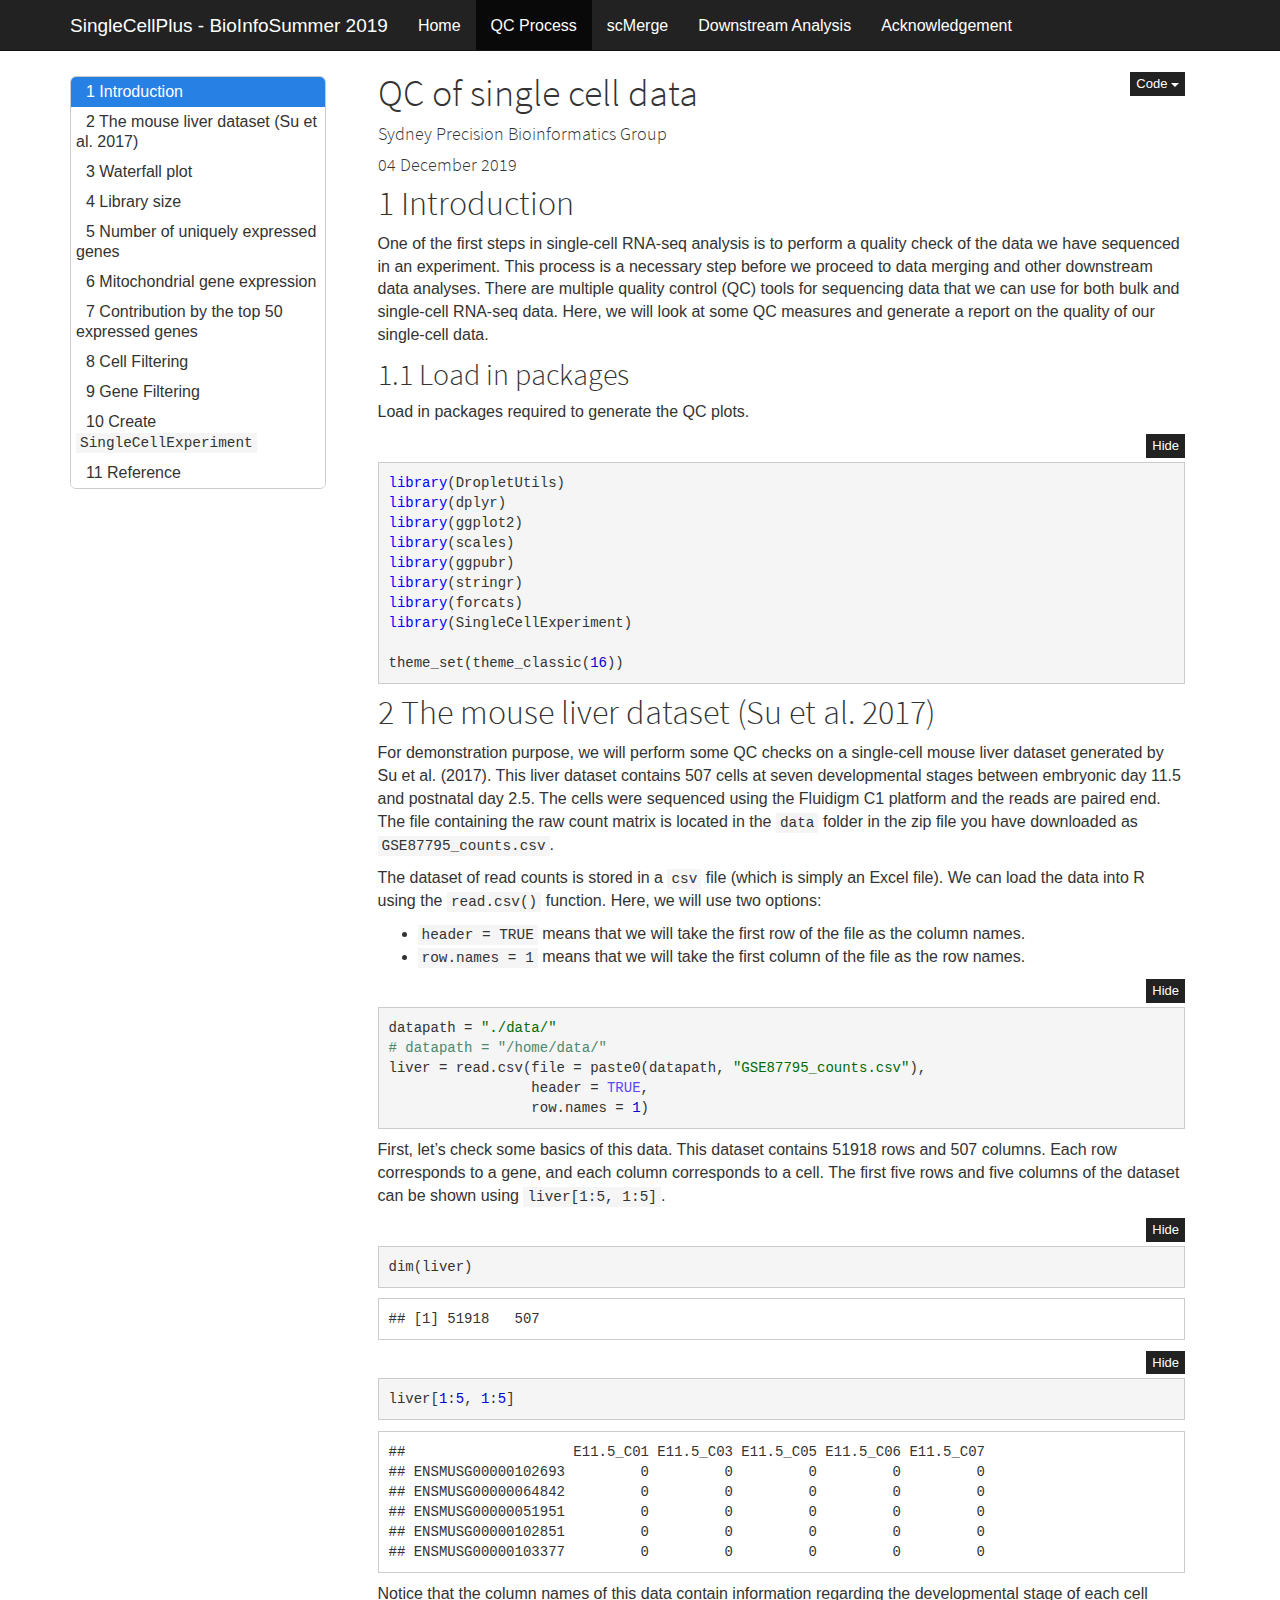
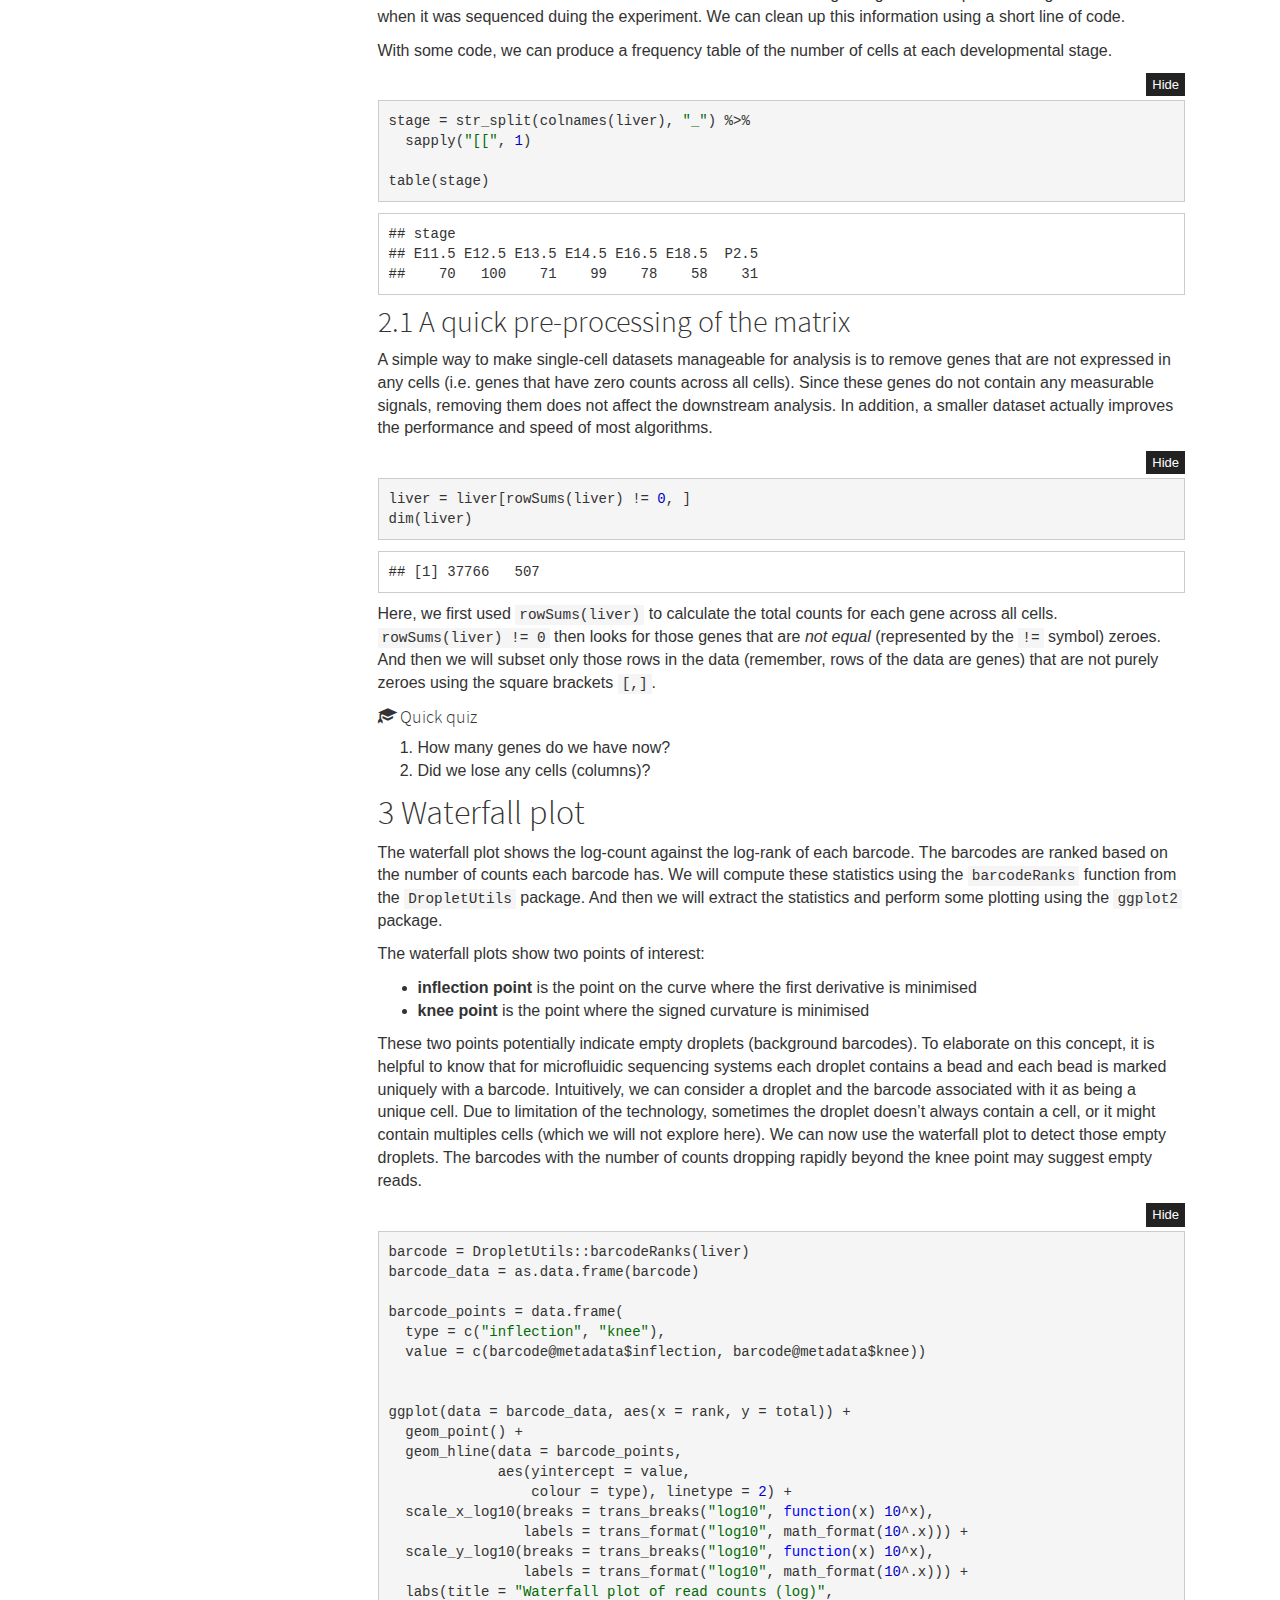
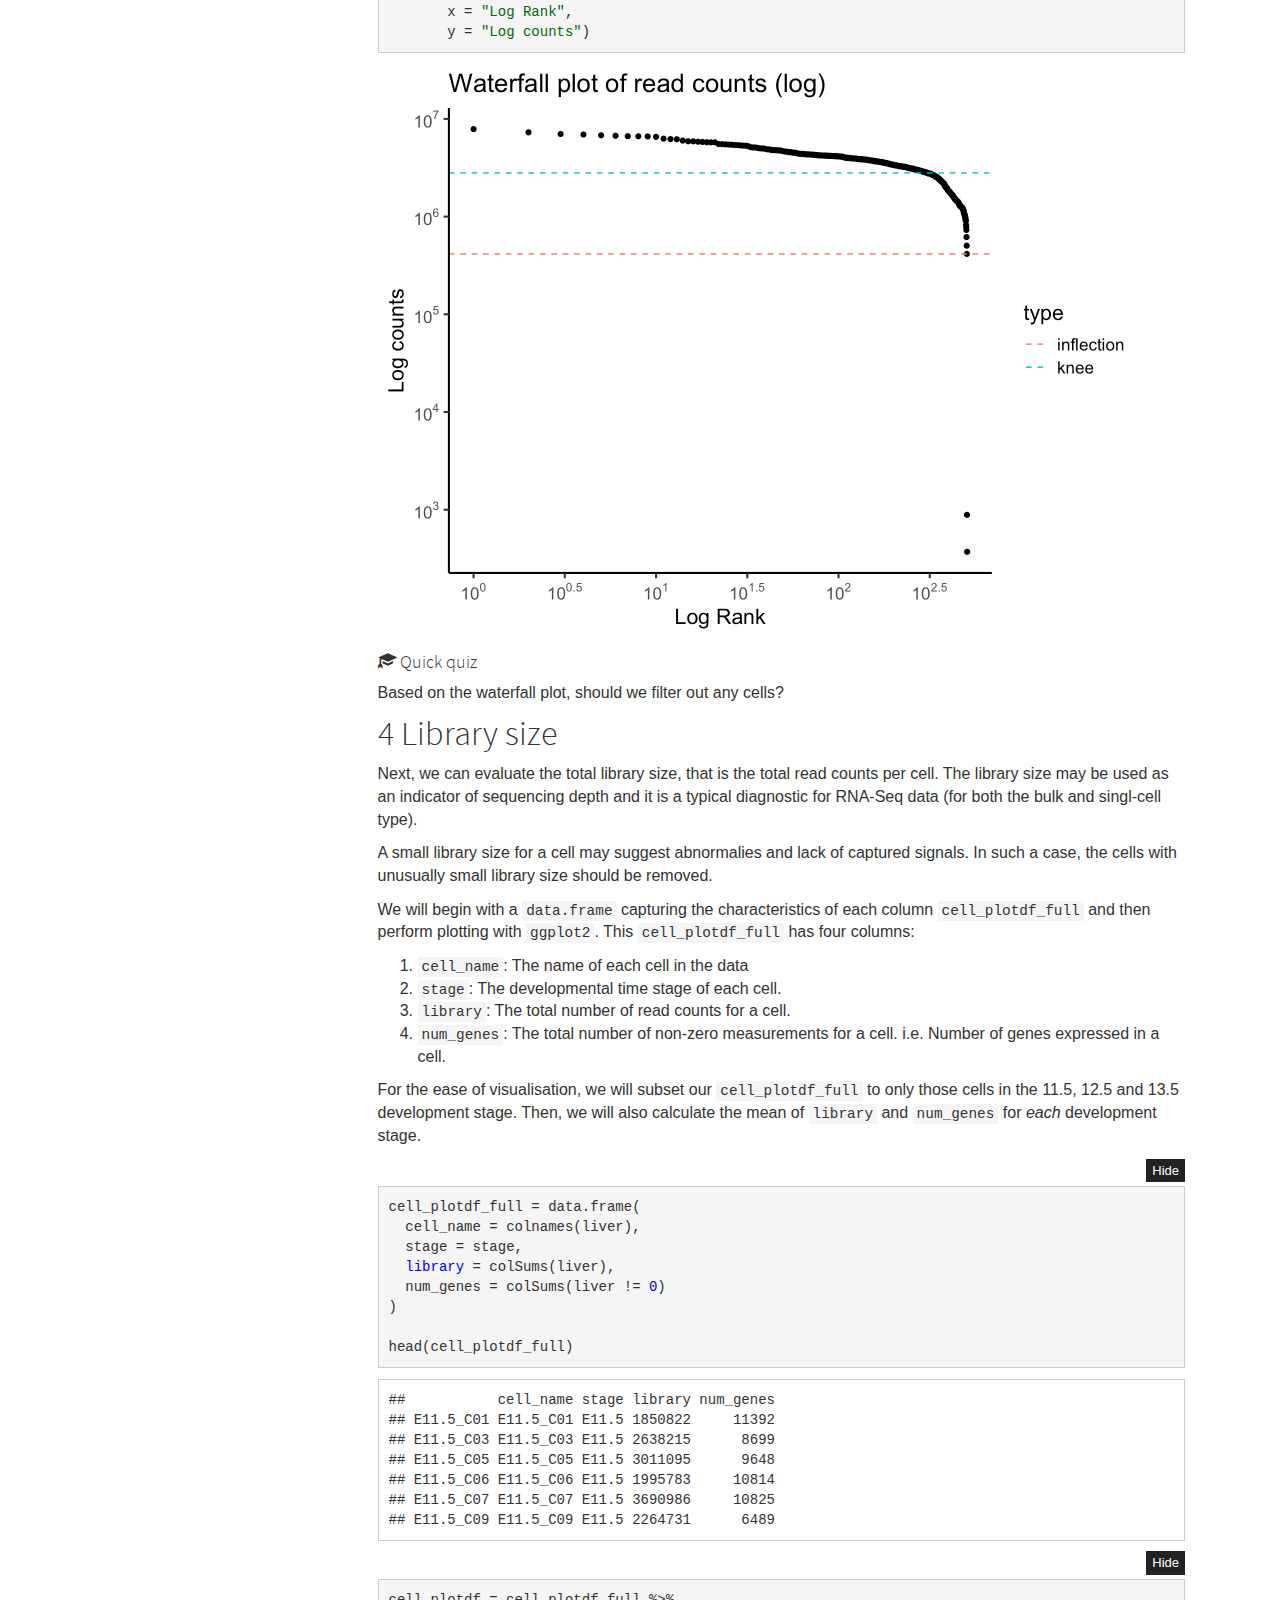
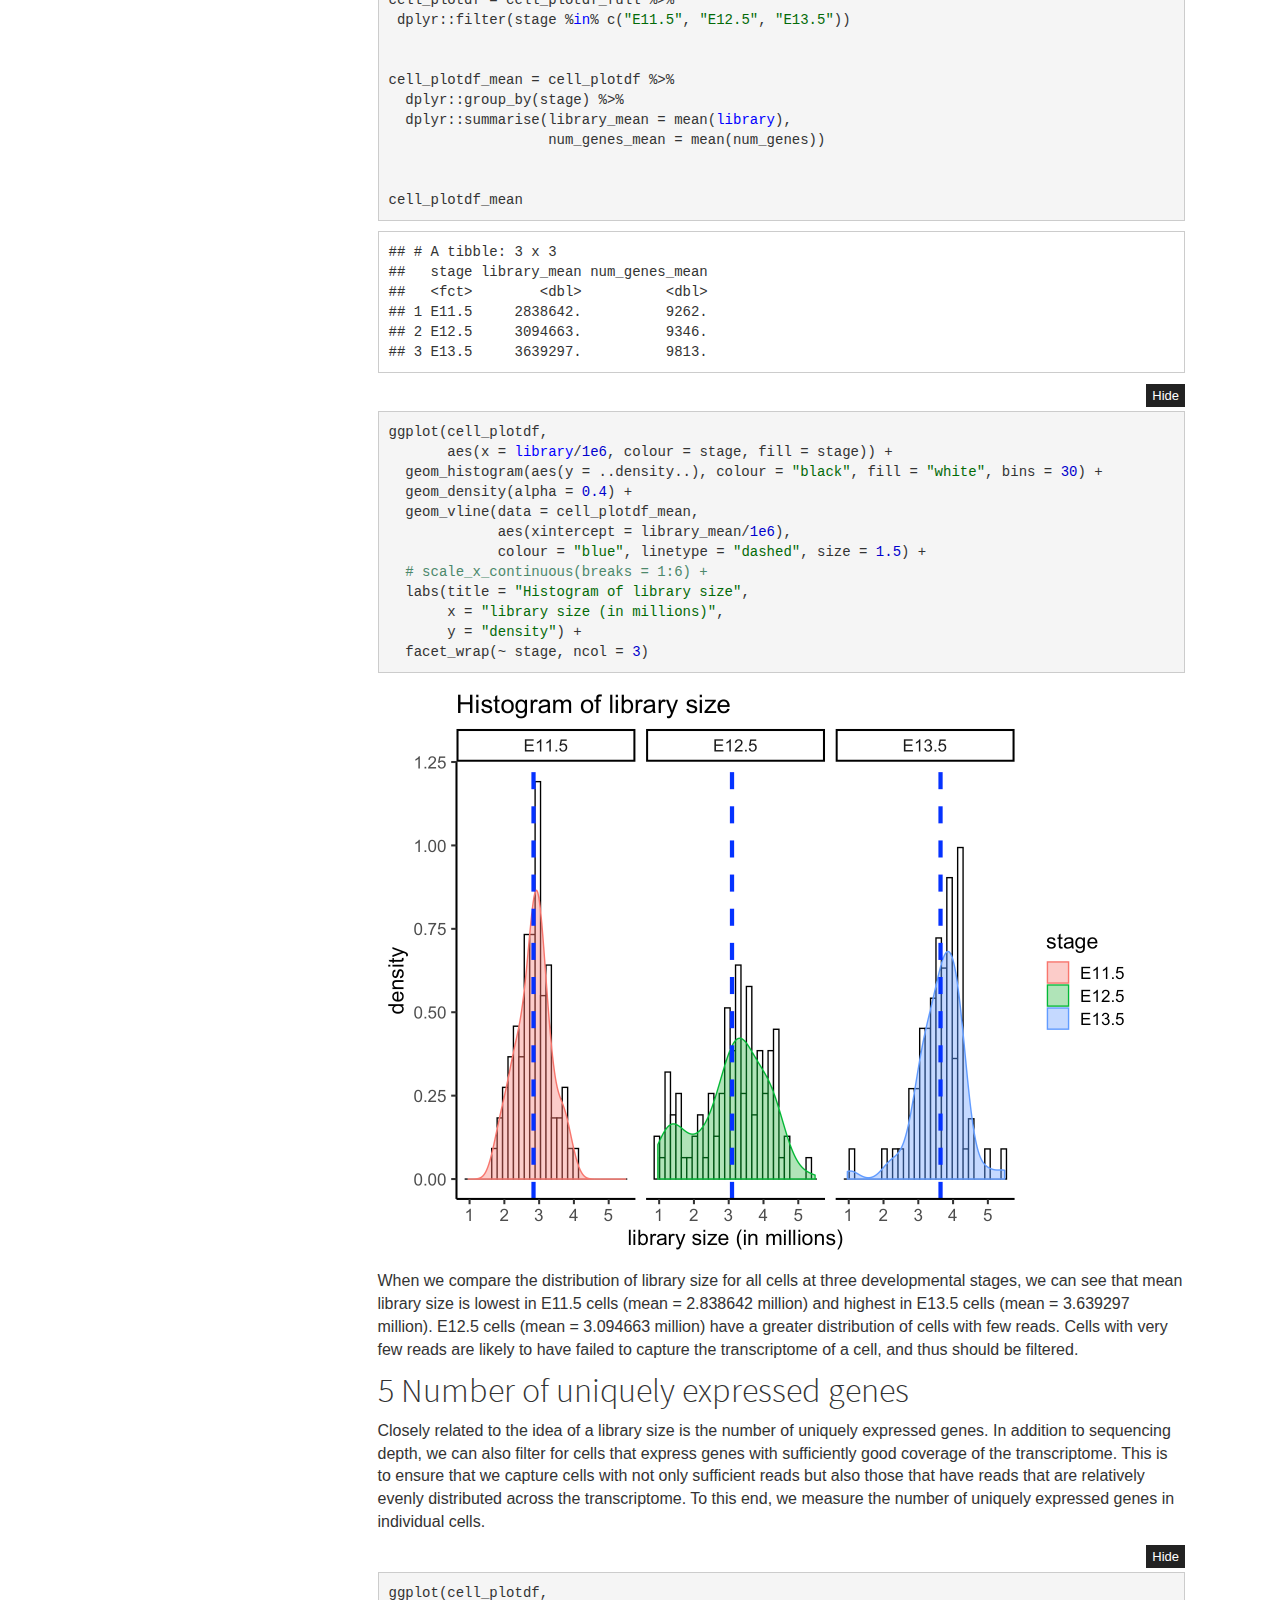
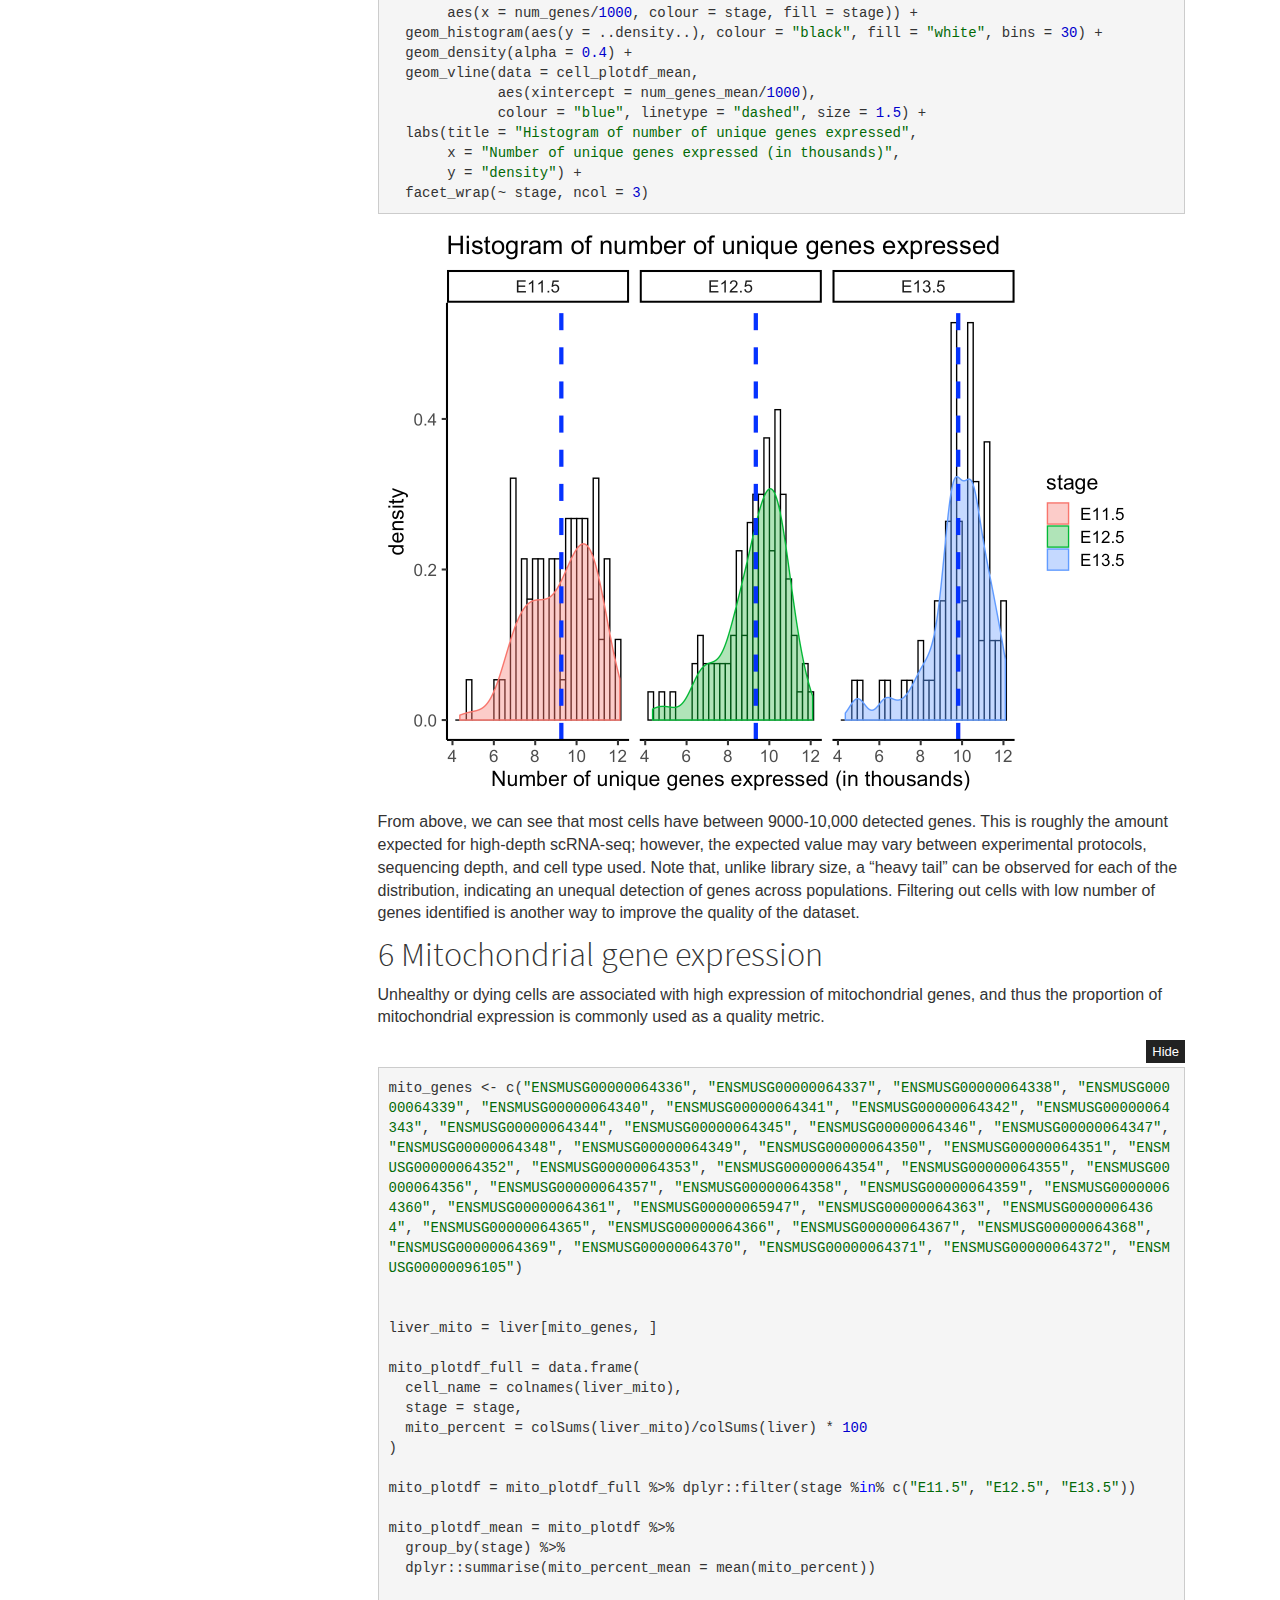
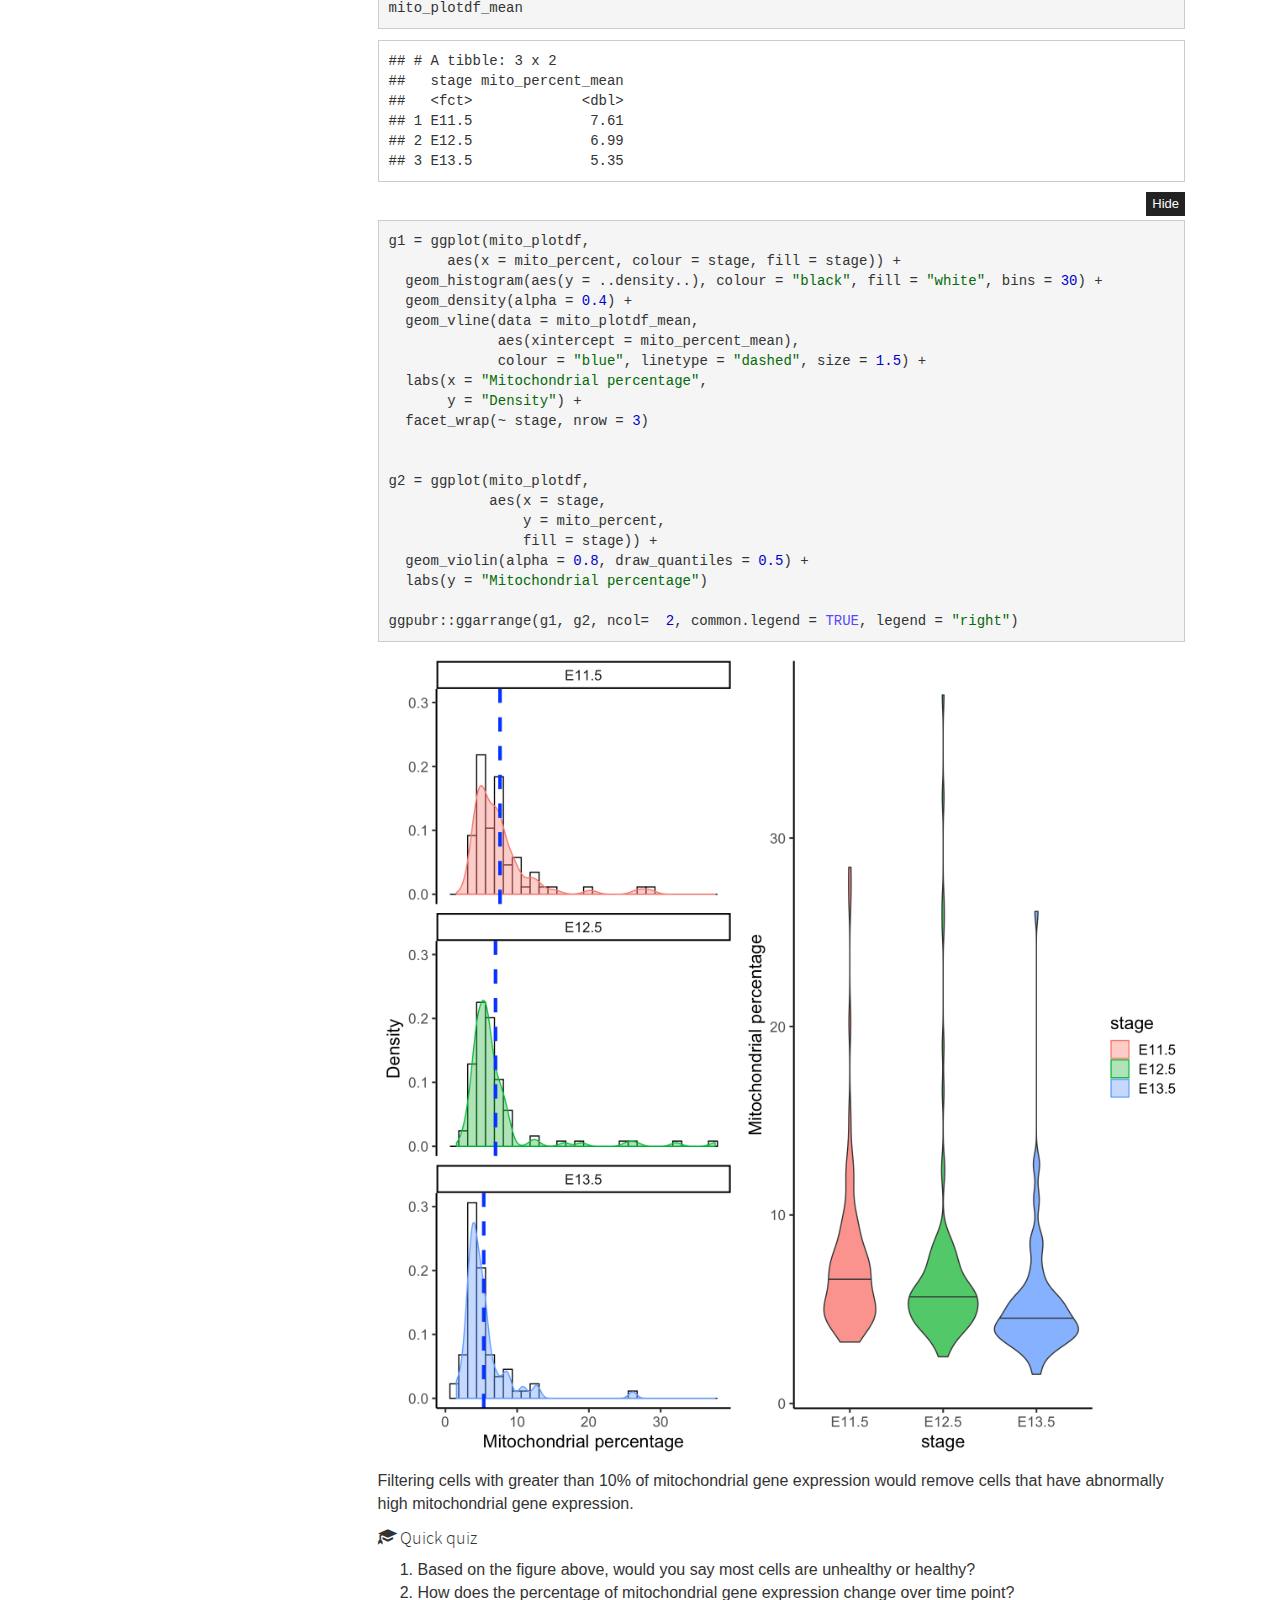
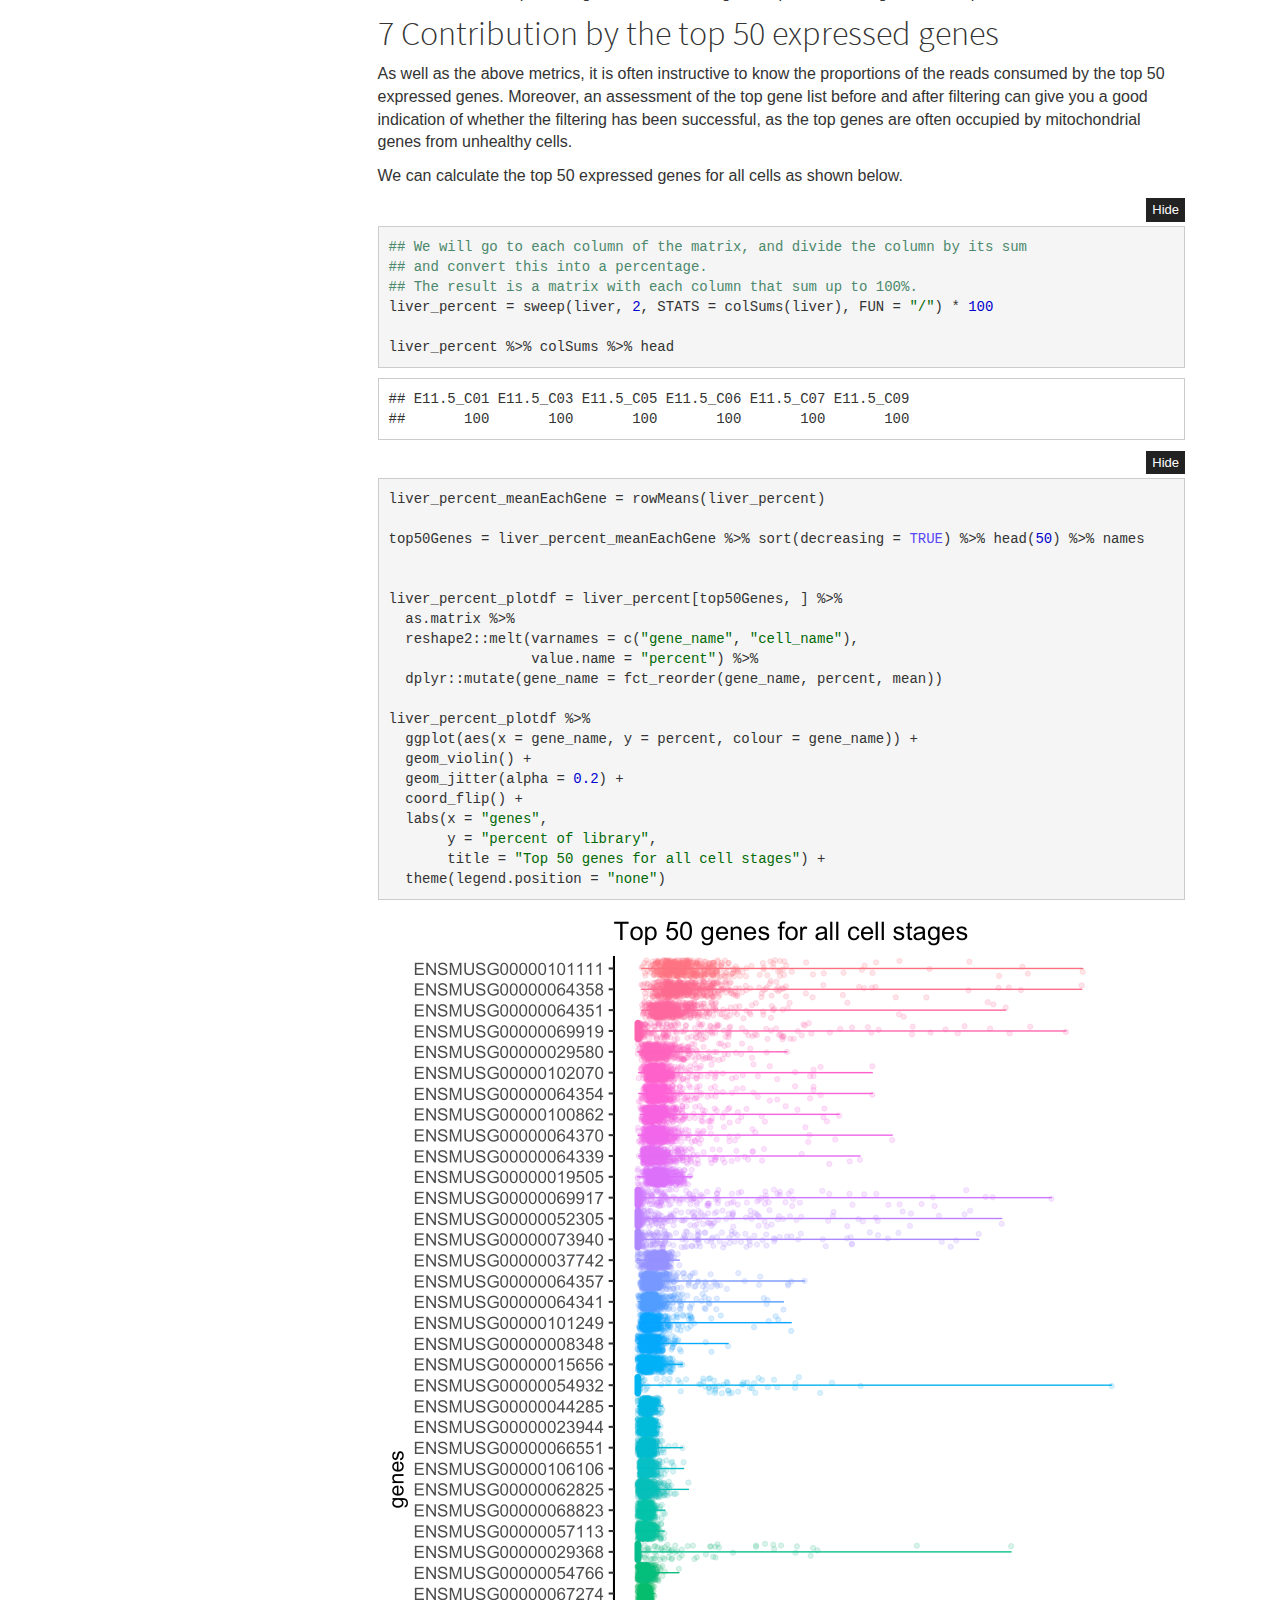
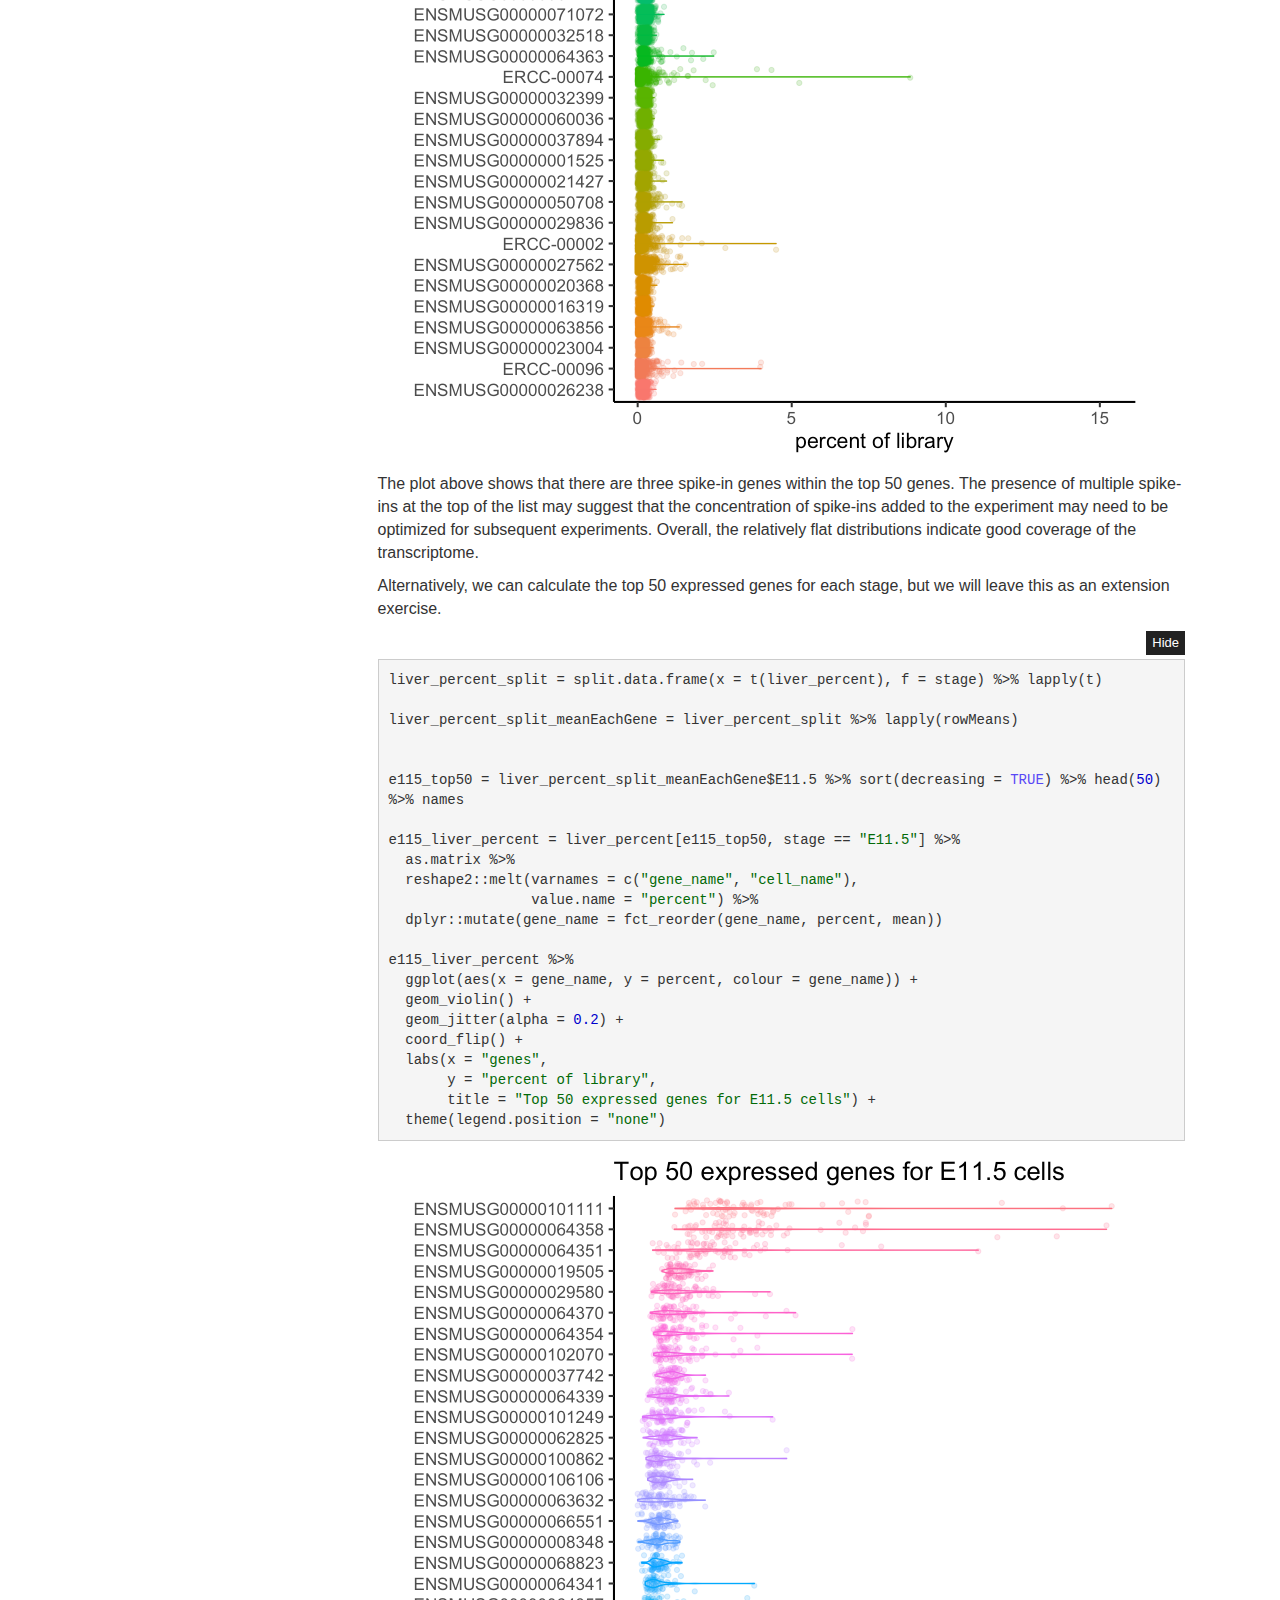
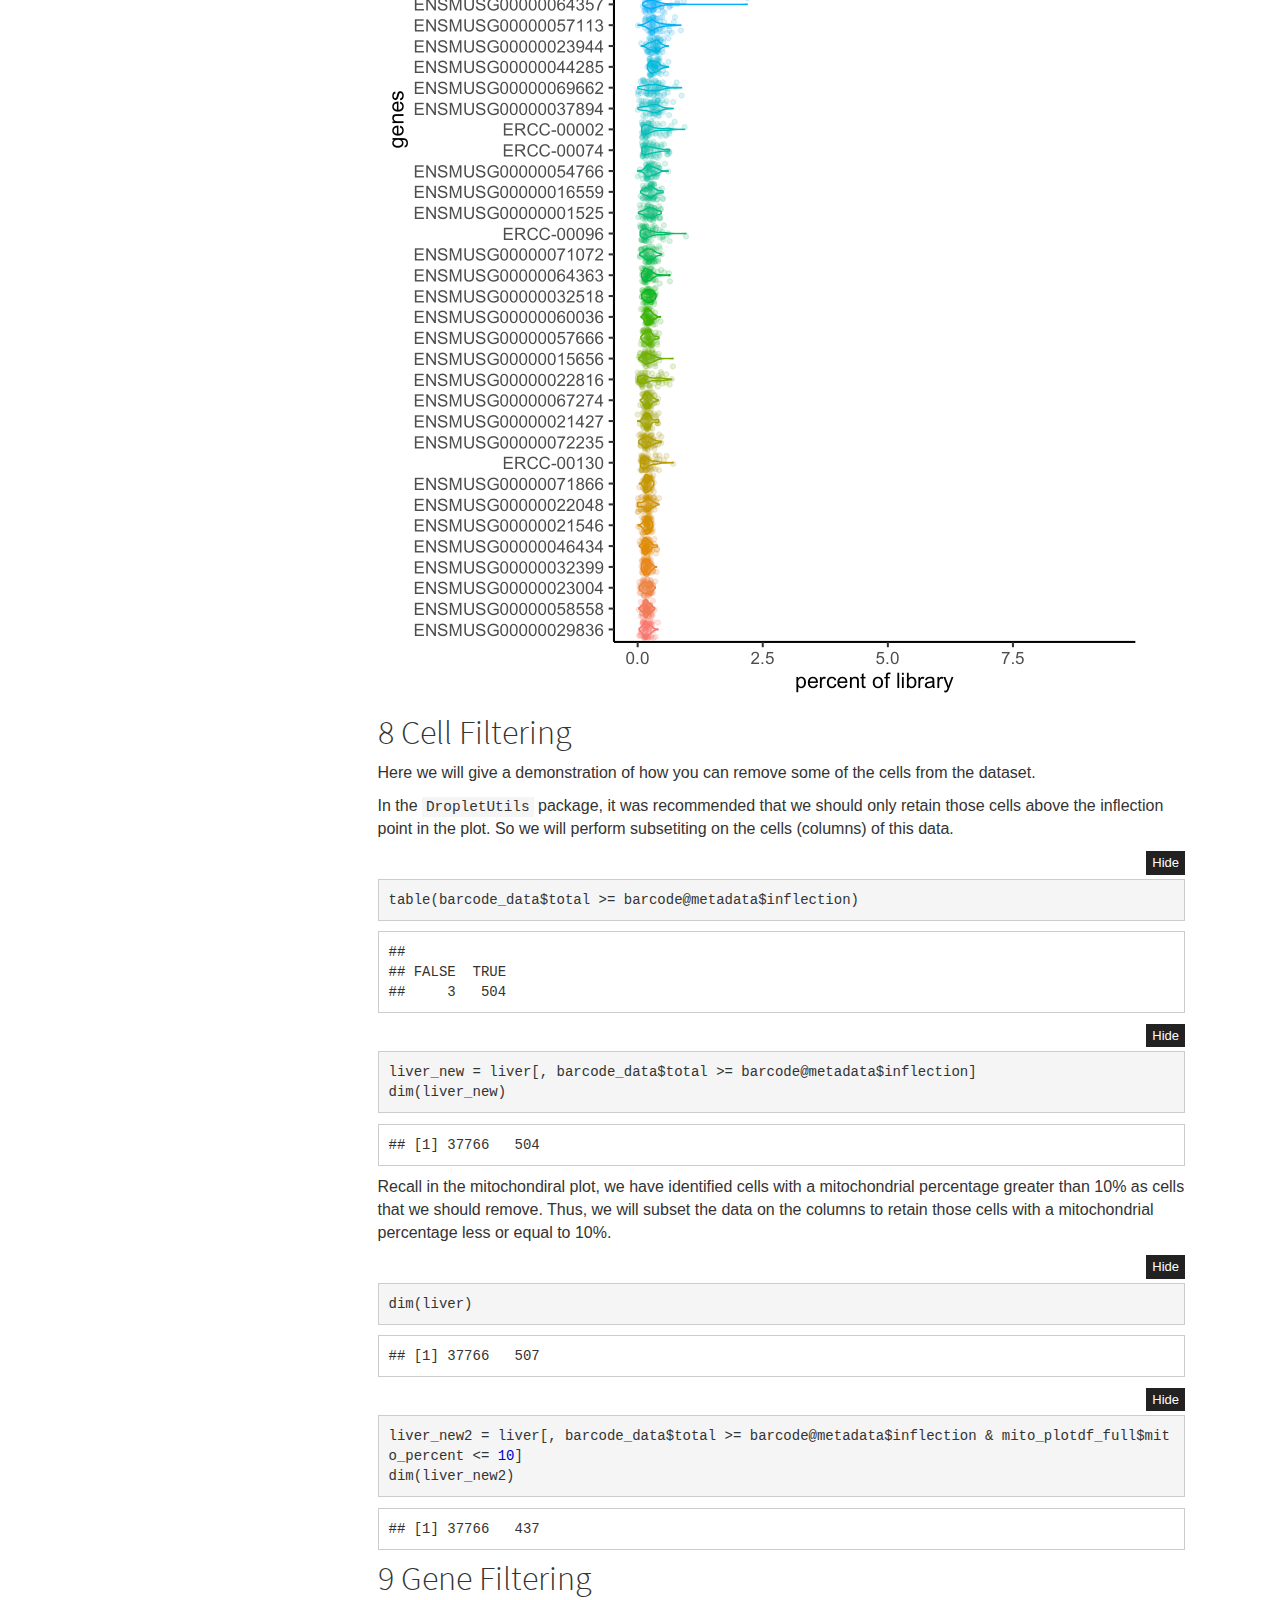
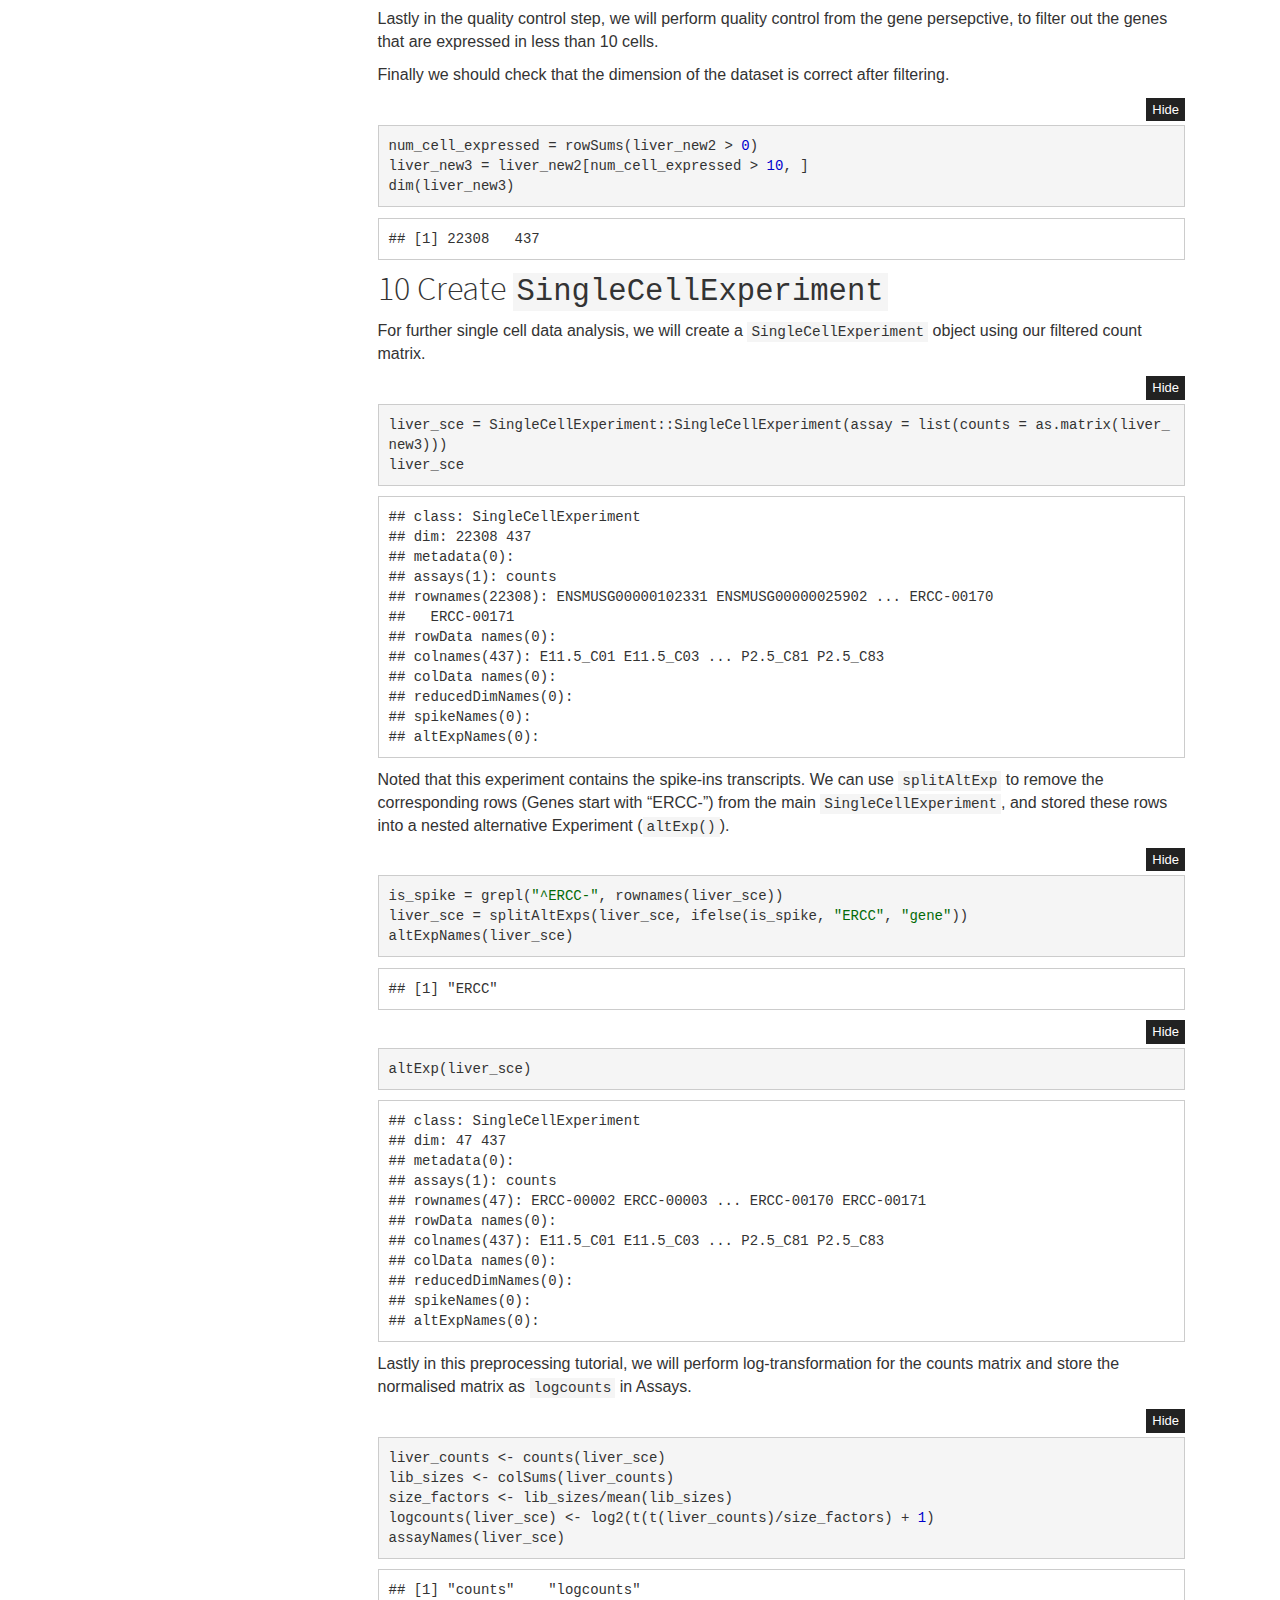
<file: qc.html>
<!DOCTYPE html>

<html>

<head>

<meta charset="utf-8" />
<meta name="generator" content="pandoc" />
<meta http-equiv="X-UA-Compatible" content="IE=EDGE" />


<meta name="author" content="Sydney Precision Bioinformatics Group" />

<meta name="date" content="2019-12-04" />

<title>QC of single cell data</title>

<script src="site_libs/jquery-1.11.3/jquery.min.js"></script>
<meta name="viewport" content="width=device-width, initial-scale=1" />
<link href="site_libs/bootstrap-3.3.5/css/cosmo.min.css" rel="stylesheet" />
<script src="site_libs/bootstrap-3.3.5/js/bootstrap.min.js"></script>
<script src="site_libs/bootstrap-3.3.5/shim/html5shiv.min.js"></script>
<script src="site_libs/bootstrap-3.3.5/shim/respond.min.js"></script>
<script src="site_libs/jqueryui-1.11.4/jquery-ui.min.js"></script>
<link href="site_libs/tocify-1.9.1/jquery.tocify.css" rel="stylesheet" />
<script src="site_libs/tocify-1.9.1/jquery.tocify.js"></script>
<script src="site_libs/navigation-1.1/tabsets.js"></script>
<script src="site_libs/navigation-1.1/codefolding.js"></script>
<link href="site_libs/highlightjs-9.12.0/textmate.css" rel="stylesheet" />
<script src="site_libs/highlightjs-9.12.0/highlight.js"></script>

<style type="text/css">code{white-space: pre;}</style>
<style type="text/css">
  pre:not([class]) {
    background-color: white;
  }
</style>
<script type="text/javascript">
if (window.hljs) {
  hljs.configure({languages: []});
  hljs.initHighlightingOnLoad();
  if (document.readyState && document.readyState === "complete") {
    window.setTimeout(function() { hljs.initHighlighting(); }, 0);
  }
}
</script>



<style type="text/css">
h1 {
  font-size: 34px;
}
h1.title {
  font-size: 38px;
}
h2 {
  font-size: 30px;
}
h3 {
  font-size: 24px;
}
h4 {
  font-size: 18px;
}
h5 {
  font-size: 16px;
}
h6 {
  font-size: 12px;
}
.table th:not([align]) {
  text-align: left;
}
</style>

<link rel="stylesheet" href="style.css" type="text/css" />



<style type = "text/css">
.main-container {
  max-width: 940px;
  margin-left: auto;
  margin-right: auto;
}
code {
  color: inherit;
  background-color: rgba(0, 0, 0, 0.04);
}
img {
  max-width:100%;
}
.tabbed-pane {
  padding-top: 12px;
}
.html-widget {
  margin-bottom: 20px;
}
button.code-folding-btn:focus {
  outline: none;
}
summary {
  display: list-item;
}
</style>


<style type="text/css">
/* padding for bootstrap navbar */
body {
  padding-top: 51px;
  padding-bottom: 40px;
}
/* offset scroll position for anchor links (for fixed navbar)  */
.section h1 {
  padding-top: 56px;
  margin-top: -56px;
}
.section h2 {
  padding-top: 56px;
  margin-top: -56px;
}
.section h3 {
  padding-top: 56px;
  margin-top: -56px;
}
.section h4 {
  padding-top: 56px;
  margin-top: -56px;
}
.section h5 {
  padding-top: 56px;
  margin-top: -56px;
}
.section h6 {
  padding-top: 56px;
  margin-top: -56px;
}
.dropdown-submenu {
  position: relative;
}
.dropdown-submenu>.dropdown-menu {
  top: 0;
  left: 100%;
  margin-top: -6px;
  margin-left: -1px;
  border-radius: 0 6px 6px 6px;
}
.dropdown-submenu:hover>.dropdown-menu {
  display: block;
}
.dropdown-submenu>a:after {
  display: block;
  content: " ";
  float: right;
  width: 0;
  height: 0;
  border-color: transparent;
  border-style: solid;
  border-width: 5px 0 5px 5px;
  border-left-color: #cccccc;
  margin-top: 5px;
  margin-right: -10px;
}
.dropdown-submenu:hover>a:after {
  border-left-color: #ffffff;
}
.dropdown-submenu.pull-left {
  float: none;
}
.dropdown-submenu.pull-left>.dropdown-menu {
  left: -100%;
  margin-left: 10px;
  border-radius: 6px 0 6px 6px;
}
</style>

<script>
// manage active state of menu based on current page
$(document).ready(function () {
  // active menu anchor
  href = window.location.pathname
  href = href.substr(href.lastIndexOf('/') + 1)
  if (href === "")
    href = "index.html";
  var menuAnchor = $('a[href="' + href + '"]');

  // mark it active
  menuAnchor.parent().addClass('active');

  // if it's got a parent navbar menu mark it active as well
  menuAnchor.closest('li.dropdown').addClass('active');
});
</script>

<!-- tabsets -->

<style type="text/css">
.tabset-dropdown > .nav-tabs {
  display: inline-table;
  max-height: 500px;
  min-height: 44px;
  overflow-y: auto;
  background: white;
  border: 1px solid #ddd;
  border-radius: 4px;
}

.tabset-dropdown > .nav-tabs > li.active:before {
  content: "";
  font-family: 'Glyphicons Halflings';
  display: inline-block;
  padding: 10px;
  border-right: 1px solid #ddd;
}

.tabset-dropdown > .nav-tabs.nav-tabs-open > li.active:before {
  content: "&#xe258;";
  border: none;
}

.tabset-dropdown > .nav-tabs.nav-tabs-open:before {
  content: "";
  font-family: 'Glyphicons Halflings';
  display: inline-block;
  padding: 10px;
  border-right: 1px solid #ddd;
}

.tabset-dropdown > .nav-tabs > li.active {
  display: block;
}

.tabset-dropdown > .nav-tabs > li > a,
.tabset-dropdown > .nav-tabs > li > a:focus,
.tabset-dropdown > .nav-tabs > li > a:hover {
  border: none;
  display: inline-block;
  border-radius: 4px;
  background-color: transparent;
}

.tabset-dropdown > .nav-tabs.nav-tabs-open > li {
  display: block;
  float: none;
}

.tabset-dropdown > .nav-tabs > li {
  display: none;
}
</style>

<!-- code folding -->
<style type="text/css">
.code-folding-btn { margin-bottom: 4px; }
</style>



<style type="text/css">

#TOC {
  margin: 25px 0px 20px 0px;
}
@media (max-width: 768px) {
#TOC {
  position: relative;
  width: 100%;
}
}

@media print {
.toc-content {
  /* see https://github.com/w3c/csswg-drafts/issues/4434 */
  float: right;
}
}

.toc-content {
  padding-left: 30px;
  padding-right: 40px;
}

div.main-container {
  max-width: 1200px;
}

div.tocify {
  width: 20%;
  max-width: 260px;
  max-height: 85%;
}

@media (min-width: 768px) and (max-width: 991px) {
  div.tocify {
    width: 25%;
  }
}

@media (max-width: 767px) {
  div.tocify {
    width: 100%;
    max-width: none;
  }
}

.tocify ul, .tocify li {
  line-height: 20px;
}

.tocify-subheader .tocify-item {
  font-size: 0.90em;
}

.tocify .list-group-item {
  border-radius: 0px;
}


</style>



</head>

<body>


<div class="container-fluid main-container">


<!-- setup 3col/9col grid for toc_float and main content  -->
<div class="row-fluid">
<div class="col-xs-12 col-sm-4 col-md-3">
<div id="TOC" class="tocify">
</div>
</div>

<div class="toc-content col-xs-12 col-sm-8 col-md-9">




<div class="navbar navbar-default  navbar-fixed-top" role="navigation">
  <div class="container">
    <div class="navbar-header">
      <button type="button" class="navbar-toggle collapsed" data-toggle="collapse" data-target="#navbar">
        <span class="icon-bar"></span>
        <span class="icon-bar"></span>
        <span class="icon-bar"></span>
      </button>
      <a class="navbar-brand" href="index.html">SingleCellPlus - BioInfoSummer 2019</a>
    </div>
    <div id="navbar" class="navbar-collapse collapse">
      <ul class="nav navbar-nav">
        <li>
  <a href="index.html">Home</a>
</li>
<li>
  <a href="qc.html">QC Process</a>
</li>
<li>
  <a href="scMerge.html">scMerge</a>
</li>
<li>
  <a href="downstream.html">Downstream Analysis</a>
</li>
<li>
  <a href="acknowledgement.html">Acknowledgement</a>
</li>
      </ul>
      <ul class="nav navbar-nav navbar-right">
        
      </ul>
    </div><!--/.nav-collapse -->
  </div><!--/.container -->
</div><!--/.navbar -->

<div class="fluid-row" id="header">

<div class="btn-group pull-right">
<button type="button" class="btn btn-default btn-xs dropdown-toggle" data-toggle="dropdown" aria-haspopup="true" aria-expanded="false"><span>Code</span> <span class="caret"></span></button>
<ul class="dropdown-menu" style="min-width: 50px;">
<li><a id="rmd-show-all-code" href="#">Show All Code</a></li>
<li><a id="rmd-hide-all-code" href="#">Hide All Code</a></li>
</ul>
</div>



<h1 class="title toc-ignore">QC of single cell data</h1>
<h4 class="author">Sydney Precision Bioinformatics Group</h4>
<h4 class="date">04 December 2019</h4>

</div>


<div id="introduction" class="section level1">
<h1><span class="header-section-number">1</span> Introduction</h1>
<p>One of the first steps in single-cell RNA-seq analysis is to perform a quality check of the data we have sequenced in an experiment. This process is a necessary step before we proceed to data merging and other downstream data analyses. There are multiple quality control (QC) tools for sequencing data that we can use for both bulk and single-cell RNA-seq data. Here, we will look at some QC measures and generate a report on the quality of our single-cell data.</p>
<div id="load-in-packages" class="section level2">
<h2><span class="header-section-number">1.1</span> Load in packages</h2>
<p>Load in packages required to generate the QC plots.</p>
<pre class="r"><code>library(DropletUtils)
library(dplyr)
library(ggplot2)
library(scales)
library(ggpubr)
library(stringr)
library(forcats)
library(SingleCellExperiment)

theme_set(theme_classic(16))</code></pre>
</div>
</div>
<div id="the-mouse-liver-dataset-su-et-al.-2017" class="section level1">
<h1><span class="header-section-number">2</span> The mouse liver dataset (Su et al. 2017)</h1>
<p>For demonstration purpose, we will perform some QC checks on a single-cell mouse liver dataset generated by Su et al. (2017). This liver dataset contains 507 cells at seven developmental stages between embryonic day 11.5 and postnatal day 2.5. The cells were sequenced using the Fluidigm C1 platform and the reads are paired end. The file containing the raw count matrix is located in the <code>data</code> folder in the zip file you have downloaded as <code>GSE87795_counts.csv</code>.</p>
<p>The dataset of read counts is stored in a <code>csv</code> file (which is simply an Excel file). We can load the data into R using the <code>read.csv()</code> function. Here, we will use two options:</p>
<ul>
<li><code>header = TRUE</code> means that we will take the first row of the file as the column names.</li>
<li><code>row.names = 1</code> means that we will take the first column of the file as the row names.</li>
</ul>
<pre class="r"><code>datapath = &quot;./data/&quot;
# datapath = &quot;/home/data/&quot;
liver = read.csv(file = paste0(datapath, &quot;GSE87795_counts.csv&quot;),
                 header = TRUE,
                 row.names = 1)</code></pre>
<p>First, let’s check some basics of this data. This dataset contains 51918 rows and 507 columns. Each row corresponds to a gene, and each column corresponds to a cell. The first five rows and five columns of the dataset can be shown using <code>liver[1:5, 1:5]</code>.</p>
<pre class="r"><code>dim(liver)</code></pre>
<pre><code>## [1] 51918   507</code></pre>
<pre class="r"><code>liver[1:5, 1:5]</code></pre>
<pre><code>##                    E11.5_C01 E11.5_C03 E11.5_C05 E11.5_C06 E11.5_C07
## ENSMUSG00000102693         0         0         0         0         0
## ENSMUSG00000064842         0         0         0         0         0
## ENSMUSG00000051951         0         0         0         0         0
## ENSMUSG00000102851         0         0         0         0         0
## ENSMUSG00000103377         0         0         0         0         0</code></pre>
<p>Notice that the column names of this data contain information regarding the developmental stage of each cell when it was sequenced duing the experiment. We can clean up this information using a short line of code.</p>
<p>With some code, we can produce a frequency table of the number of cells at each developmental stage.</p>
<pre class="r"><code>stage = str_split(colnames(liver), &quot;_&quot;) %&gt;%
  sapply(&quot;[[&quot;, 1)

table(stage)</code></pre>
<pre><code>## stage
## E11.5 E12.5 E13.5 E14.5 E16.5 E18.5  P2.5 
##    70   100    71    99    78    58    31</code></pre>
<div id="a-quick-pre-processing-of-the-matrix" class="section level2">
<h2><span class="header-section-number">2.1</span> A quick pre-processing of the matrix</h2>
<p>A simple way to make single-cell datasets manageable for analysis is to remove genes that are not expressed in any cells (i.e. genes that have zero counts across all cells). Since these genes do not contain any measurable signals, removing them does not affect the downstream analysis. In addition, a smaller dataset actually improves the performance and speed of most algorithms.</p>
<pre class="r"><code>liver = liver[rowSums(liver) != 0, ]
dim(liver)</code></pre>
<pre><code>## [1] 37766   507</code></pre>
<p>Here, we first used <code>rowSums(liver)</code> to calculate the total counts for each gene across all cells. <code>rowSums(liver) != 0</code> then looks for those genes that are <em>not equal</em> (represented by the <code>!=</code> symbol) zeroes. And then we will subset only those rows in the data (remember, rows of the data are genes) that are not purely zeroes using the square brackets <code>[,]</code>.</p>
<h4>
<span class="glyphicon glyphicon-education" aria-hidden="true"></span> Quick quiz
</h4>
<ol style="list-style-type: decimal">
<li>How many genes do we have now?</li>
<li>Did we lose any cells (columns)?</li>
</ol>
</div>
</div>
<div id="waterfall-plot" class="section level1">
<h1><span class="header-section-number">3</span> Waterfall plot</h1>
<p>The waterfall plot shows the log-count against the log-rank of each barcode. The barcodes are ranked based on the number of counts each barcode has. We will compute these statistics using the <code>barcodeRanks</code> function from the <code>DropletUtils</code> package. And then we will extract the statistics and perform some plotting using the <code>ggplot2</code> package.</p>
<p>The waterfall plots show two points of interest:</p>
<ul>
<li><strong>inflection point</strong> is the point on the curve where the first derivative is minimised</li>
<li><strong>knee point</strong> is the point where the signed curvature is minimised</li>
</ul>
<p>These two points potentially indicate empty droplets (background barcodes). To elaborate on this concept, it is helpful to know that for microfluidic sequencing systems each droplet contains a bead and each bead is marked uniquely with a barcode. Intuitively, we can consider a droplet and the barcode associated with it as being a unique cell. Due to limitation of the technology, sometimes the droplet doesn’t always contain a cell, or it might contain multiples cells (which we will not explore here). We can now use the waterfall plot to detect those empty droplets. The barcodes with the number of counts dropping rapidly beyond the knee point may suggest empty reads.</p>
<pre class="r"><code>barcode = DropletUtils::barcodeRanks(liver)
barcode_data = as.data.frame(barcode)

barcode_points = data.frame(
  type = c(&quot;inflection&quot;, &quot;knee&quot;),
  value = c(barcode@metadata$inflection, barcode@metadata$knee))


ggplot(data = barcode_data, aes(x = rank, y = total)) +
  geom_point() +
  geom_hline(data = barcode_points,
             aes(yintercept = value,
                 colour = type), linetype = 2) +
  scale_x_log10(breaks = trans_breaks(&quot;log10&quot;, function(x) 10^x),
                labels = trans_format(&quot;log10&quot;, math_format(10^.x))) +
  scale_y_log10(breaks = trans_breaks(&quot;log10&quot;, function(x) 10^x),
                labels = trans_format(&quot;log10&quot;, math_format(10^.x))) +
  labs(title = &quot;Waterfall plot of read counts (log)&quot;,
       x = &quot;Log Rank&quot;,
       y = &quot;Log counts&quot;)</code></pre>
<p><img src="qc_files/figure-html/unnamed-chunk-5-1.png" width="768" /></p>
<h4>
<span class="glyphicon glyphicon-education" aria-hidden="true"></span> Quick quiz
</h4>
<p>Based on the waterfall plot, should we filter out any cells?</p>
</div>
<div id="library-size" class="section level1">
<h1><span class="header-section-number">4</span> Library size</h1>
<p>Next, we can evaluate the total library size, that is the total read counts per cell. The library size may be used as an indicator of sequencing depth and it is a typical diagnostic for RNA-Seq data (for both the bulk and singl-cell type).</p>
<p>A small library size for a cell may suggest abnormalies and lack of captured signals. In such a case, the cells with unusually small library size should be removed.</p>
<p>We will begin with a <code>data.frame</code> capturing the characteristics of each column <code>cell_plotdf_full</code> and then perform plotting with <code>ggplot2</code>. This <code>cell_plotdf_full</code> has four columns:</p>
<ol style="list-style-type: decimal">
<li><code>cell_name</code>: The name of each cell in the data</li>
<li><code>stage</code>: The developmental time stage of each cell.</li>
<li><code>library</code>: The total number of read counts for a cell.</li>
<li><code>num_genes</code>: The total number of non-zero measurements for a cell. i.e. Number of genes expressed in a cell.</li>
</ol>
<p>For the ease of visualisation, we will subset our <code>cell_plotdf_full</code> to only those cells in the 11.5, 12.5 and 13.5 development stage. Then, we will also calculate the mean of <code>library</code> and <code>num_genes</code> for <em>each</em> development stage.</p>
<pre class="r"><code>cell_plotdf_full = data.frame(
  cell_name = colnames(liver),
  stage = stage,
  library = colSums(liver),
  num_genes = colSums(liver != 0)
)

head(cell_plotdf_full)</code></pre>
<pre><code>##           cell_name stage library num_genes
## E11.5_C01 E11.5_C01 E11.5 1850822     11392
## E11.5_C03 E11.5_C03 E11.5 2638215      8699
## E11.5_C05 E11.5_C05 E11.5 3011095      9648
## E11.5_C06 E11.5_C06 E11.5 1995783     10814
## E11.5_C07 E11.5_C07 E11.5 3690986     10825
## E11.5_C09 E11.5_C09 E11.5 2264731      6489</code></pre>
<pre class="r"><code>cell_plotdf = cell_plotdf_full %&gt;%
 dplyr::filter(stage %in% c(&quot;E11.5&quot;, &quot;E12.5&quot;, &quot;E13.5&quot;))


cell_plotdf_mean = cell_plotdf %&gt;%
  dplyr::group_by(stage) %&gt;%
  dplyr::summarise(library_mean = mean(library),
                   num_genes_mean = mean(num_genes))


cell_plotdf_mean</code></pre>
<pre><code>## # A tibble: 3 x 3
##   stage library_mean num_genes_mean
##   &lt;fct&gt;        &lt;dbl&gt;          &lt;dbl&gt;
## 1 E11.5     2838642.          9262.
## 2 E12.5     3094663.          9346.
## 3 E13.5     3639297.          9813.</code></pre>
<pre class="r"><code>ggplot(cell_plotdf,
       aes(x = library/1e6, colour = stage, fill = stage)) +
  geom_histogram(aes(y = ..density..), colour = &quot;black&quot;, fill = &quot;white&quot;, bins = 30) +
  geom_density(alpha = 0.4) +
  geom_vline(data = cell_plotdf_mean,
             aes(xintercept = library_mean/1e6),
             colour = &quot;blue&quot;, linetype = &quot;dashed&quot;, size = 1.5) +
  # scale_x_continuous(breaks = 1:6) +
  labs(title = &quot;Histogram of library size&quot;,
       x = &quot;library size (in millions)&quot;,
       y = &quot;density&quot;) +
  facet_wrap(~ stage, ncol = 3)</code></pre>
<p><img src="qc_files/figure-html/unnamed-chunk-6-1.png" width="768" /></p>
<p>When we compare the distribution of library size for all cells at three developmental stages, we can see that mean library size is lowest in E11.5 cells (mean = 2.838642 million) and highest in E13.5 cells (mean = 3.639297 million). E12.5 cells (mean = 3.094663 million) have a greater distribution of cells with few reads. Cells with very few reads are likely to have failed to capture the transcriptome of a cell, and thus should be filtered.</p>
</div>
<div id="number-of-uniquely-expressed-genes" class="section level1">
<h1><span class="header-section-number">5</span> Number of uniquely expressed genes</h1>
<p>Closely related to the idea of a library size is the number of uniquely expressed genes. In addition to sequencing depth, we can also filter for cells that express genes with sufficiently good coverage of the transcriptome. This is to ensure that we capture cells with not only sufficient reads but also those that have reads that are relatively evenly distributed across the transcriptome. To this end, we measure the number of uniquely expressed genes in individual cells.</p>
<pre class="r"><code>ggplot(cell_plotdf,
       aes(x = num_genes/1000, colour = stage, fill = stage)) +
  geom_histogram(aes(y = ..density..), colour = &quot;black&quot;, fill = &quot;white&quot;, bins = 30) +
  geom_density(alpha = 0.4) +
  geom_vline(data = cell_plotdf_mean,
             aes(xintercept = num_genes_mean/1000),
             colour = &quot;blue&quot;, linetype = &quot;dashed&quot;, size = 1.5) +
  labs(title = &quot;Histogram of number of unique genes expressed&quot;,
       x = &quot;Number of unique genes expressed (in thousands)&quot;,
       y = &quot;density&quot;) +
  facet_wrap(~ stage, ncol = 3)</code></pre>
<p><img src="qc_files/figure-html/unnamed-chunk-7-1.png" width="768" /></p>
<p>From above, we can see that most cells have between 9000-10,000 detected genes. This is roughly the amount expected for high-depth scRNA-seq; however, the expected value may vary between experimental protocols, sequencing depth, and cell type used. Note that, unlike library size, a “heavy tail” can be observed for each of the distribution, indicating an unequal detection of genes across populations. Filtering out cells with low number of genes identified is another way to improve the quality of the dataset.</p>
</div>
<div id="mitochondrial-gene-expression" class="section level1">
<h1><span class="header-section-number">6</span> Mitochondrial gene expression</h1>
<p>Unhealthy or dying cells are associated with high expression of mitochondrial genes, and thus the proportion of mitochondrial expression is commonly used as a quality metric.</p>
<pre class="r"><code>mito_genes &lt;- c(&quot;ENSMUSG00000064336&quot;, &quot;ENSMUSG00000064337&quot;, &quot;ENSMUSG00000064338&quot;, &quot;ENSMUSG00000064339&quot;, &quot;ENSMUSG00000064340&quot;, &quot;ENSMUSG00000064341&quot;, &quot;ENSMUSG00000064342&quot;, &quot;ENSMUSG00000064343&quot;, &quot;ENSMUSG00000064344&quot;, &quot;ENSMUSG00000064345&quot;, &quot;ENSMUSG00000064346&quot;, &quot;ENSMUSG00000064347&quot;, &quot;ENSMUSG00000064348&quot;, &quot;ENSMUSG00000064349&quot;, &quot;ENSMUSG00000064350&quot;, &quot;ENSMUSG00000064351&quot;, &quot;ENSMUSG00000064352&quot;, &quot;ENSMUSG00000064353&quot;, &quot;ENSMUSG00000064354&quot;, &quot;ENSMUSG00000064355&quot;, &quot;ENSMUSG00000064356&quot;, &quot;ENSMUSG00000064357&quot;, &quot;ENSMUSG00000064358&quot;, &quot;ENSMUSG00000064359&quot;, &quot;ENSMUSG00000064360&quot;, &quot;ENSMUSG00000064361&quot;, &quot;ENSMUSG00000065947&quot;, &quot;ENSMUSG00000064363&quot;, &quot;ENSMUSG00000064364&quot;, &quot;ENSMUSG00000064365&quot;, &quot;ENSMUSG00000064366&quot;, &quot;ENSMUSG00000064367&quot;, &quot;ENSMUSG00000064368&quot;, &quot;ENSMUSG00000064369&quot;, &quot;ENSMUSG00000064370&quot;, &quot;ENSMUSG00000064371&quot;, &quot;ENSMUSG00000064372&quot;, &quot;ENSMUSG00000096105&quot;)


liver_mito = liver[mito_genes, ]

mito_plotdf_full = data.frame(
  cell_name = colnames(liver_mito),
  stage = stage,
  mito_percent = colSums(liver_mito)/colSums(liver) * 100
)

mito_plotdf = mito_plotdf_full %&gt;% dplyr::filter(stage %in% c(&quot;E11.5&quot;, &quot;E12.5&quot;, &quot;E13.5&quot;))

mito_plotdf_mean = mito_plotdf %&gt;%
  group_by(stage) %&gt;%
  dplyr::summarise(mito_percent_mean = mean(mito_percent))

mito_plotdf_mean</code></pre>
<pre><code>## # A tibble: 3 x 2
##   stage mito_percent_mean
##   &lt;fct&gt;             &lt;dbl&gt;
## 1 E11.5              7.61
## 2 E12.5              6.99
## 3 E13.5              5.35</code></pre>
<pre class="r"><code>g1 = ggplot(mito_plotdf,
       aes(x = mito_percent, colour = stage, fill = stage)) +
  geom_histogram(aes(y = ..density..), colour = &quot;black&quot;, fill = &quot;white&quot;, bins = 30) +
  geom_density(alpha = 0.4) +
  geom_vline(data = mito_plotdf_mean,
             aes(xintercept = mito_percent_mean),
             colour = &quot;blue&quot;, linetype = &quot;dashed&quot;, size = 1.5) +
  labs(x = &quot;Mitochondrial percentage&quot;,
       y = &quot;Density&quot;) +
  facet_wrap(~ stage, nrow = 3)


g2 = ggplot(mito_plotdf,
            aes(x = stage,
                y = mito_percent,
                fill = stage)) +
  geom_violin(alpha = 0.8, draw_quantiles = 0.5) +
  labs(y = &quot;Mitochondrial percentage&quot;)

ggpubr::ggarrange(g1, g2, ncol=  2, common.legend = TRUE, legend = &quot;right&quot;)</code></pre>
<p><img src="qc_files/figure-html/unnamed-chunk-8-1.png" width="960" /></p>
<p>Filtering cells with greater than 10% of mitochondrial gene expression would remove cells that have abnormally high mitochondrial gene expression.</p>
<h4>
<span class="glyphicon glyphicon-education" aria-hidden="true"></span> Quick quiz
</h4>
<ol style="list-style-type: decimal">
<li>Based on the figure above, would you say most cells are unhealthy or healthy?</li>
<li>How does the percentage of mitochondrial gene expression change over time point?</li>
</ol>
</div>
<div id="contribution-by-the-top-50-expressed-genes" class="section level1">
<h1><span class="header-section-number">7</span> Contribution by the top 50 expressed genes</h1>
<p>As well as the above metrics, it is often instructive to know the proportions of the reads consumed by the top 50 expressed genes. Moreover, an assessment of the top gene list before and after filtering can give you a good indication of whether the filtering has been successful, as the top genes are often occupied by mitochondrial genes from unhealthy cells.</p>
<p>We can calculate the top 50 expressed genes for all cells as shown below.</p>
<pre class="r"><code>## We will go to each column of the matrix, and divide the column by its sum
## and convert this into a percentage.
## The result is a matrix with each column that sum up to 100%.
liver_percent = sweep(liver, 2, STATS = colSums(liver), FUN = &quot;/&quot;) * 100

liver_percent %&gt;% colSums %&gt;% head</code></pre>
<pre><code>## E11.5_C01 E11.5_C03 E11.5_C05 E11.5_C06 E11.5_C07 E11.5_C09 
##       100       100       100       100       100       100</code></pre>
<pre class="r"><code>liver_percent_meanEachGene = rowMeans(liver_percent)

top50Genes = liver_percent_meanEachGene %&gt;% sort(decreasing = TRUE) %&gt;% head(50) %&gt;% names


liver_percent_plotdf = liver_percent[top50Genes, ] %&gt;%
  as.matrix %&gt;%
  reshape2::melt(varnames = c(&quot;gene_name&quot;, &quot;cell_name&quot;),
                 value.name = &quot;percent&quot;) %&gt;%
  dplyr::mutate(gene_name = fct_reorder(gene_name, percent, mean))

liver_percent_plotdf %&gt;%
  ggplot(aes(x = gene_name, y = percent, colour = gene_name)) +
  geom_violin() +
  geom_jitter(alpha = 0.2) +
  coord_flip() +
  labs(x = &quot;genes&quot;,
       y = &quot;percent of library&quot;,
       title = &quot;Top 50 genes for all cell stages&quot;) +
  theme(legend.position = &quot;none&quot;)</code></pre>
<p><img src="qc_files/figure-html/unnamed-chunk-9-1.png" width="768" /></p>
<p>The plot above shows that there are three spike-in genes within the top 50 genes. The presence of multiple spike-ins at the top of the list may suggest that the concentration of spike-ins added to the experiment may need to be optimized for subsequent experiments. Overall, the relatively flat distributions indicate good coverage of the transcriptome.</p>
<p>Alternatively, we can calculate the top 50 expressed genes for each stage, but we will leave this as an extension exercise.</p>
<pre class="r"><code>liver_percent_split = split.data.frame(x = t(liver_percent), f = stage) %&gt;% lapply(t)

liver_percent_split_meanEachGene = liver_percent_split %&gt;% lapply(rowMeans)


e115_top50 = liver_percent_split_meanEachGene$E11.5 %&gt;% sort(decreasing = TRUE) %&gt;% head(50) %&gt;% names

e115_liver_percent = liver_percent[e115_top50, stage == &quot;E11.5&quot;] %&gt;%
  as.matrix %&gt;%
  reshape2::melt(varnames = c(&quot;gene_name&quot;, &quot;cell_name&quot;),
                 value.name = &quot;percent&quot;) %&gt;%
  dplyr::mutate(gene_name = fct_reorder(gene_name, percent, mean))

e115_liver_percent %&gt;%
  ggplot(aes(x = gene_name, y = percent, colour = gene_name)) +
  geom_violin() +
  geom_jitter(alpha = 0.2) +
  coord_flip() +
  labs(x = &quot;genes&quot;,
       y = &quot;percent of library&quot;,
       title = &quot;Top 50 expressed genes for E11.5 cells&quot;) +
  theme(legend.position = &quot;none&quot;)</code></pre>
<p><img src="qc_files/figure-html/unnamed-chunk-10-1.png" width="768" /></p>
<!-- ```{r} -->
<!-- liver.percent.melt = liver.percent %>% -->
<!--   as.matrix %>%  -->
<!--   reshape2::melt(varnames = c("gene.name", "cell.name"), value.name = "percent") %>%  -->
<!--   dplyr::mutate(stage = str_split(cell.name, "_") %>% sapply("[[", 1))  -->
<!-- e115.percent = liver.percent.melt %>%  -->
<!--   dplyr::filter(stage == "E11.5") %>%  -->
<!--   dplyr::mutate(gene.name = forcats::fct_reorder(gene.name, percent, mean, .desc = TRUE)) %>%  -->
<!--   dplyr::filter(as.integer(gene.name) <= 50) -->
<!-- e115.percent %>%  -->
<!--   ggplot(aes(x = fct_rev(gene.name), y = percent, colour = gene.name)) + -->
<!--   geom_violin() + -->
<!--   geom_jitter(alpha = 0.2) + -->
<!--   coord_flip() + -->
<!--   labs(x = "percent",  -->
<!--        y = "") -->
<!--   theme(legend.position = "none") -->
<!-- ``` -->
</div>
<div id="cell-filtering" class="section level1">
<h1><span class="header-section-number">8</span> Cell Filtering</h1>
<p>Here we will give a demonstration of how you can remove some of the cells from the dataset.</p>
<p>In the <code>DropletUtils</code> package, it was recommended that we should only retain those cells above the inflection point in the plot. So we will perform subsetiting on the cells (columns) of this data.</p>
<pre class="r"><code>table(barcode_data$total &gt;= barcode@metadata$inflection)</code></pre>
<pre><code>## 
## FALSE  TRUE 
##     3   504</code></pre>
<pre class="r"><code>liver_new = liver[, barcode_data$total &gt;= barcode@metadata$inflection]
dim(liver_new)</code></pre>
<pre><code>## [1] 37766   504</code></pre>
<p>Recall in the mitochondiral plot, we have identified cells with a mitochondrial percentage greater than 10% as cells that we should remove. Thus, we will subset the data on the columns to retain those cells with a mitochondrial percentage less or equal to 10%.</p>
<pre class="r"><code>dim(liver)</code></pre>
<pre><code>## [1] 37766   507</code></pre>
<pre class="r"><code>liver_new2 = liver[, barcode_data$total &gt;= barcode@metadata$inflection &amp; mito_plotdf_full$mito_percent &lt;= 10]
dim(liver_new2)</code></pre>
<pre><code>## [1] 37766   437</code></pre>
</div>
<div id="gene-filtering" class="section level1">
<h1><span class="header-section-number">9</span> Gene Filtering</h1>
<p>Lastly in the quality control step, we will perform quality control from the gene persepctive, to filter out the genes that are expressed in less than 10 cells.</p>
<p>Finally we should check that the dimension of the dataset is correct after filtering.</p>
<pre class="r"><code>num_cell_expressed = rowSums(liver_new2 &gt; 0)
liver_new3 = liver_new2[num_cell_expressed &gt; 10, ]
dim(liver_new3)</code></pre>
<pre><code>## [1] 22308   437</code></pre>
</div>
<div id="create-singlecellexperiment" class="section level1">
<h1><span class="header-section-number">10</span> Create <code>SingleCellExperiment</code></h1>
<p>For further single cell data analysis, we will create a <code>SingleCellExperiment</code> object using our filtered count matrix.</p>
<pre class="r"><code>liver_sce = SingleCellExperiment::SingleCellExperiment(assay = list(counts = as.matrix(liver_new3)))
liver_sce</code></pre>
<pre><code>## class: SingleCellExperiment 
## dim: 22308 437 
## metadata(0):
## assays(1): counts
## rownames(22308): ENSMUSG00000102331 ENSMUSG00000025902 ... ERCC-00170
##   ERCC-00171
## rowData names(0):
## colnames(437): E11.5_C01 E11.5_C03 ... P2.5_C81 P2.5_C83
## colData names(0):
## reducedDimNames(0):
## spikeNames(0):
## altExpNames(0):</code></pre>
<p>Noted that this experiment contains the spike-ins transcripts. We can use <code>splitAltExp</code> to remove the corresponding rows (Genes start with “ERCC-”) from the main <code>SingleCellExperiment</code>, and stored these rows into a nested alternative Experiment (<code>altExp()</code>).</p>
<pre class="r"><code>is_spike = grepl(&quot;^ERCC-&quot;, rownames(liver_sce))
liver_sce = splitAltExps(liver_sce, ifelse(is_spike, &quot;ERCC&quot;, &quot;gene&quot;))
altExpNames(liver_sce)</code></pre>
<pre><code>## [1] &quot;ERCC&quot;</code></pre>
<pre class="r"><code>altExp(liver_sce)</code></pre>
<pre><code>## class: SingleCellExperiment 
## dim: 47 437 
## metadata(0):
## assays(1): counts
## rownames(47): ERCC-00002 ERCC-00003 ... ERCC-00170 ERCC-00171
## rowData names(0):
## colnames(437): E11.5_C01 E11.5_C03 ... P2.5_C81 P2.5_C83
## colData names(0):
## reducedDimNames(0):
## spikeNames(0):
## altExpNames(0):</code></pre>
<p>Lastly in this preprocessing tutorial, we will perform log-transformation for the counts matrix and store the normalised matrix as <code>logcounts</code> in Assays.</p>
<pre class="r"><code>liver_counts &lt;- counts(liver_sce)
lib_sizes &lt;- colSums(liver_counts)
size_factors &lt;- lib_sizes/mean(lib_sizes)
logcounts(liver_sce) &lt;- log2(t(t(liver_counts)/size_factors) + 1)
assayNames(liver_sce)</code></pre>
<pre><code>## [1] &quot;counts&quot;    &quot;logcounts&quot;</code></pre>
<pre class="r"><code>liver_sce</code></pre>
<pre><code>## class: SingleCellExperiment 
## dim: 22261 437 
## metadata(0):
## assays(2): counts logcounts
## rownames(22261): ENSMUSG00000102331 ENSMUSG00000025902 ...
##   ENSMUSG00000064371 ENSMUSG00000064372
## rowData names(0):
## colnames(437): E11.5_C01 E11.5_C03 ... P2.5_C81 P2.5_C83
## colData names(0):
## reducedDimNames(0):
## spikeNames(0):
## altExpNames(1): ERCC</code></pre>
</div>
<div id="reference" class="section level1">
<h1><span class="header-section-number">11</span> Reference</h1>
<p>Aaron Lun and Davide Risso (2019). SingleCellExperiment: S4 Classes for Single Cell Data. R package version 1.7.7.</p>
<p>Lun ATL, Riesenfeld S, Andrews T, Dao T, Gomes T, participants in the 1st Human Cell Atlas Jamboree, Marioni JC (2019). “EmptyDrops: distinguishing cells from empty droplets in droplet-based single-cell RNA sequencing data.” <em>Genome Biol.</em>, <em>20</em>, 63. doi: 10.1186/s13059-019-1662-y (URL: <a href="https://doi.org/10.1186/s13059-019-1662-y" class="uri">https://doi.org/10.1186/s13059-019-1662-y</a>).</p>
<p>Griffiths JA, Richard AC, Bach K, Lun ATL, Marioni JC (2018). “Detection and removal of barcode swapping in single-cell RNA-seq data.” <em>Nat. Commun.</em>, <em>9</em>(1), 2667. doi: 10.1038/s41467-018-05083-x (URL: <a href="https://doi.org/10.1038/s41467-018-05083-x" class="uri">https://doi.org/10.1038/s41467-018-05083-x</a>). # Session Info</p>
<pre class="r"><code>sessionInfo()</code></pre>
<pre><code>## R version 3.6.1 (2019-07-05)
## Platform: x86_64-apple-darwin15.6.0 (64-bit)
## Running under: macOS Mojave 10.14.6
## 
## Matrix products: default
## BLAS:   /Library/Frameworks/R.framework/Versions/3.6/Resources/lib/libRblas.0.dylib
## LAPACK: /Library/Frameworks/R.framework/Versions/3.6/Resources/lib/libRlapack.dylib
## 
## locale:
## [1] en_AU.UTF-8/en_AU.UTF-8/en_AU.UTF-8/C/en_AU.UTF-8/en_AU.UTF-8
## 
## attached base packages:
##  [1] splines   parallel  stats4    stats     graphics  grDevices utils    
##  [8] datasets  methods   base     
## 
## other attached packages:
##  [1] forcats_0.4.0               stringr_1.4.0              
##  [3] scales_1.1.0                DropletUtils_1.6.1         
##  [5] scClassify_0.2.0            monocle_2.14.0             
##  [7] DDRTree_0.1.5               irlba_2.3.3                
##  [9] VGAM_1.1-2                  Matrix_1.2-17              
## [11] plyr_1.8.4                  ggpubr_0.2.4               
## [13] magrittr_1.5                viridis_0.5.1              
## [15] viridisLite_0.3.0           MAST_1.12.0                
## [17] ggplot2_3.2.1               cluster_2.1.0              
## [19] Rtsne_0.15                  mclust_5.4.5               
## [21] scdney_0.1.5                edgeR_3.28.0               
## [23] limma_3.42.0                dplyr_0.8.3                
## [25] SingleCellExperiment_1.8.0  SummarizedExperiment_1.16.0
## [27] DelayedArray_0.12.0         BiocParallel_1.20.0        
## [29] matrixStats_0.55.0          Biobase_2.46.0             
## [31] GenomicRanges_1.38.0        GenomeInfoDb_1.22.0        
## [33] IRanges_2.20.1              S4Vectors_0.24.1           
## [35] BiocGenerics_0.32.0        
## 
## loaded via a namespace (and not attached):
##   [1] utf8_1.1.4             R.utils_2.9.0          tidyselect_0.2.5      
##   [4] lme4_1.1-21            htmlwidgets_1.5.1      grid_3.6.1            
##   [7] combinat_0.0-8         docopt_0.6.1           munsell_0.5.0         
##  [10] codetools_0.2-16       statmod_1.4.32         withr_2.1.2           
##  [13] colorspace_1.4-1       fastICA_1.2-2          highr_0.8             
##  [16] knitr_1.26             rstudioapi_0.10        DescTools_0.99.31     
##  [19] ggsignif_0.6.0         pbmcapply_1.5.0        labeling_0.3          
##  [22] slam_0.1-46            GenomeInfoDbData_1.2.2 polyclip_1.10-0       
##  [25] farver_2.0.1           pheatmap_1.0.12        rhdf5_2.30.1          
##  [28] vctrs_0.2.0            generics_0.0.2         ipred_0.9-9           
##  [31] xfun_0.11              randomForest_4.6-14    diptest_0.75-7        
##  [34] R6_2.4.1               doParallel_1.0.15      graphlayouts_0.5.0    
##  [37] locfit_1.5-9.1         bitops_1.0-6           assertthat_0.2.1      
##  [40] ggraph_2.0.0           nnet_7.3-12            gtable_0.3.0          
##  [43] tidygraph_1.1.2        timeDate_3043.102      rlang_0.4.2           
##  [46] zeallot_0.1.0          lazyeval_0.2.2         ModelMetrics_1.2.2    
##  [49] acepack_1.4.1          broom_0.5.2            checkmate_1.9.4       
##  [52] yaml_2.2.0             reshape2_1.4.3         abind_1.4-5           
##  [55] backports_1.1.5        Hmisc_4.3-0            caret_6.0-84          
##  [58] tools_3.6.1            lava_1.6.6             clusteval_0.1         
##  [61] ellipsis_0.3.0         RColorBrewer_1.1-2     proxy_0.4-23          
##  [64] ggridges_0.5.1         Rcpp_1.0.3             base64enc_0.1-3       
##  [67] zlibbioc_1.32.0        purrr_0.3.3            RCurl_1.95-4.12       
##  [70] densityClust_0.3       rpart_4.1-15           cowplot_1.0.0         
##  [73] ggrepel_0.8.1          data.table_1.12.6      RANN_2.6.1            
##  [76] mvtnorm_1.0-11         mitml_0.3-7            amap_0.8-17           
##  [79] evaluate_0.14          sparsesvd_0.2          gridExtra_2.3         
##  [82] HSMMSingleCell_1.6.0   compiler_3.6.1         tibble_2.1.3          
##  [85] mice_3.6.0             crayon_1.3.4           R.oo_1.23.0           
##  [88] minqa_1.2.4            htmltools_0.4.0        proxyC_0.1.5          
##  [91] segmented_1.0-0        mgcv_1.8-28            Formula_1.2-3         
##  [94] snow_0.4-3             tidyr_1.0.0            expm_0.999-4          
##  [97] RcppParallel_4.4.4     lubridate_1.7.4        tweenr_1.0.1          
## [100] MASS_7.3-51.4          boot_1.3-23            cli_1.1.0             
## [103] R.methodsS3_1.7.1      pan_1.6                gower_0.2.1           
## [106] igraph_1.2.4.2         pkgconfig_2.0.3        foreign_0.8-72        
## [109] recipes_0.1.7          hopach_2.46.0          foreach_1.4.7         
## [112] dqrng_0.2.1            XVector_0.26.0         minpack.lm_1.2-1      
## [115] prodlim_2019.11.13     digest_0.6.23          rmarkdown_1.18        
## [118] htmlTable_1.13.2       dendextend_1.13.2      jomo_2.6-10           
## [121] nloptr_1.2.1           lifecycle_0.1.0        nlme_3.1-141          
## [124] Rhdf5lib_1.8.0         fansi_0.4.0            pillar_1.4.2          
## [127] lattice_0.20-38        survival_2.44-1.1      glue_1.3.1            
## [130] qlcMatrix_0.9.7        FNN_1.1.3              iterators_1.0.12      
## [133] ggforce_0.3.1          class_7.3-15           stringi_1.4.3         
## [136] HDF5Array_1.14.1       mixtools_1.1.0         doSNOW_1.0.18         
## [139] latticeExtra_0.6-28    e1071_1.7-3</code></pre>
</div>



</div>
</div>

</div>

<script>

// add bootstrap table styles to pandoc tables
function bootstrapStylePandocTables() {
  $('tr.header').parent('thead').parent('table').addClass('table table-condensed');
}
$(document).ready(function () {
  bootstrapStylePandocTables();
});


</script>

<!-- tabsets -->

<script>
$(document).ready(function () {
  window.buildTabsets("TOC");
});

$(document).ready(function () {
  $('.tabset-dropdown > .nav-tabs > li').click(function () {
    $(this).parent().toggleClass('nav-tabs-open')
  });
});
</script>

<!-- code folding -->
<script>
$(document).ready(function () {
  window.initializeCodeFolding("show" === "show");
});
</script>

<script>
$(document).ready(function ()  {

    // move toc-ignore selectors from section div to header
    $('div.section.toc-ignore')
        .removeClass('toc-ignore')
        .children('h1,h2,h3,h4,h5').addClass('toc-ignore');

    // establish options
    var options = {
      selectors: "h1,h2,h3",
      theme: "bootstrap3",
      context: '.toc-content',
      hashGenerator: function (text) {
        return text.replace(/[.\\/?&!#<>]/g, '').replace(/\s/g, '_').toLowerCase();
      },
      ignoreSelector: ".toc-ignore",
      scrollTo: 0
    };
    options.showAndHide = true;
    options.smoothScroll = true;

    // tocify
    var toc = $("#TOC").tocify(options).data("toc-tocify");
});
</script>

<!-- dynamically load mathjax for compatibility with self-contained -->
<script>
  (function () {
    var script = document.createElement("script");
    script.type = "text/javascript";
    script.src  = "https://mathjax.rstudio.com/latest/MathJax.js?config=TeX-AMS-MML_HTMLorMML";
    document.getElementsByTagName("head")[0].appendChild(script);
  })();
</script>

</body>
</html>
</file>
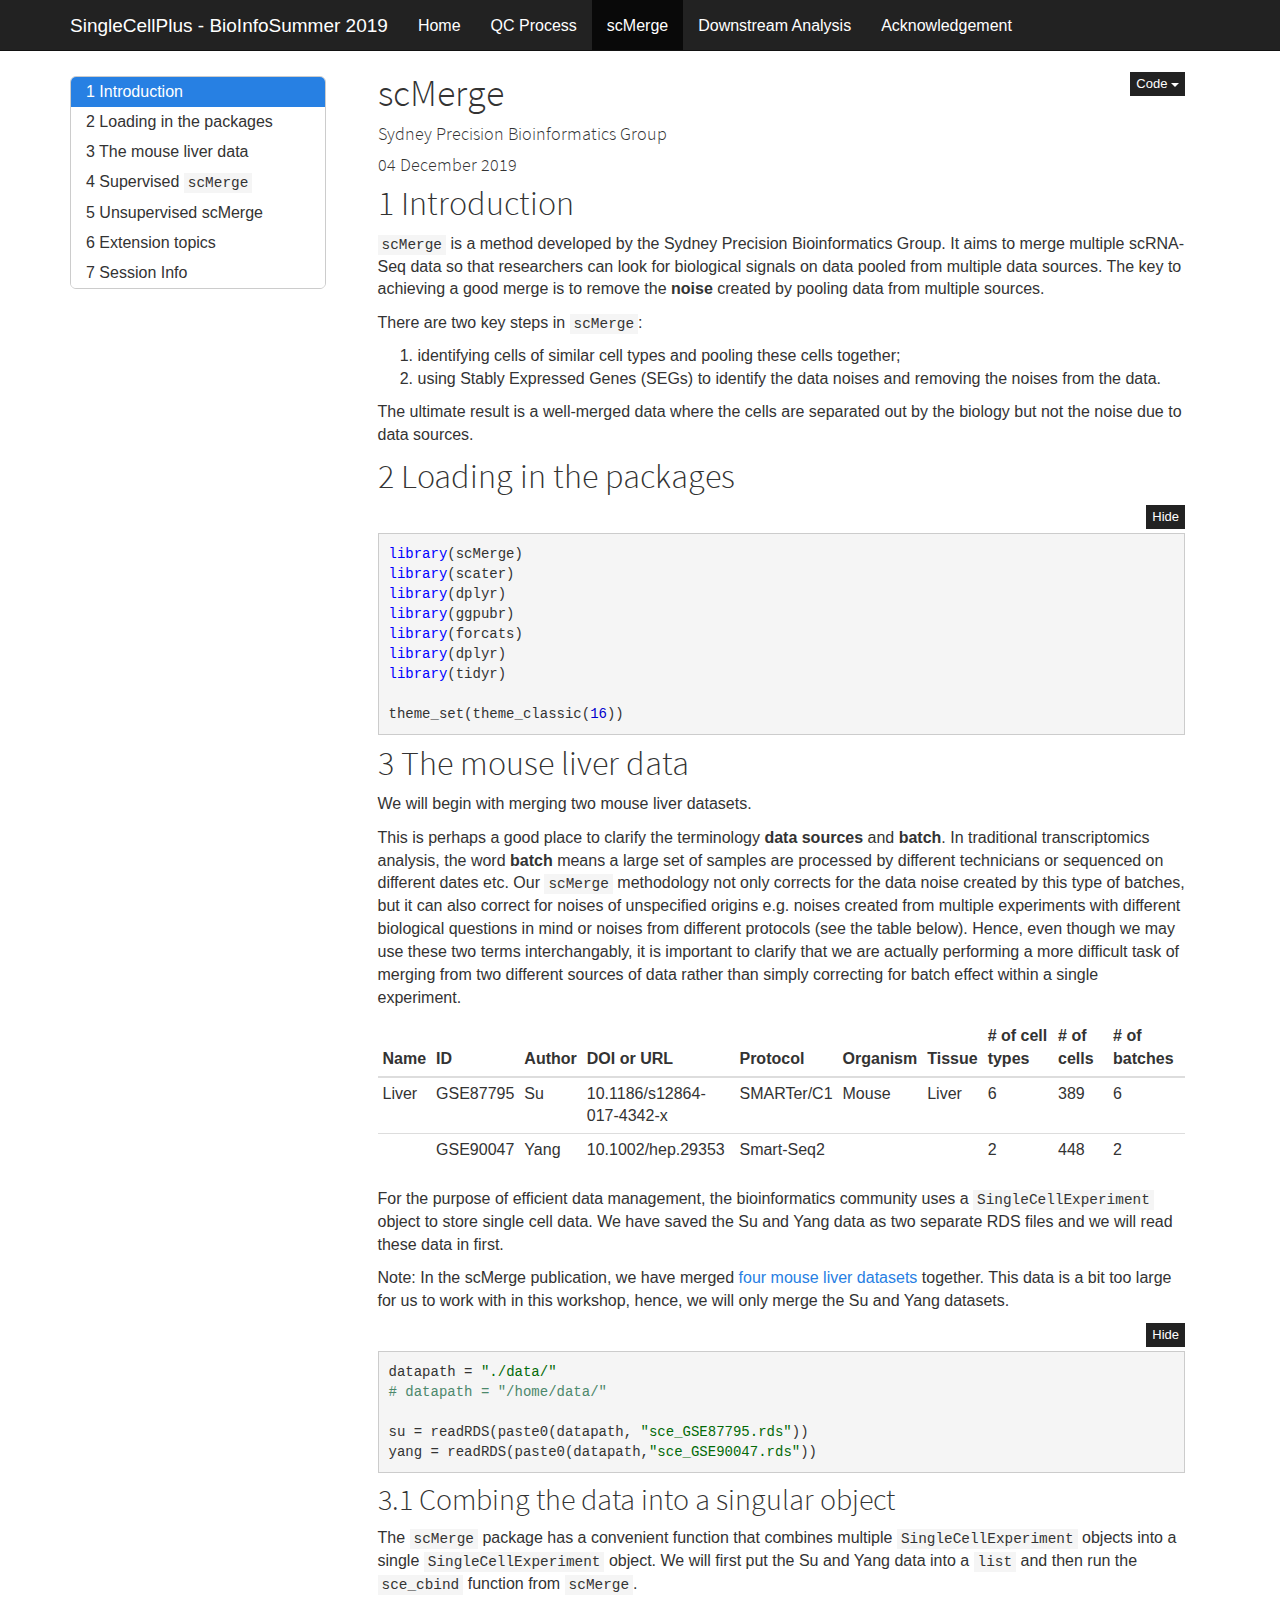
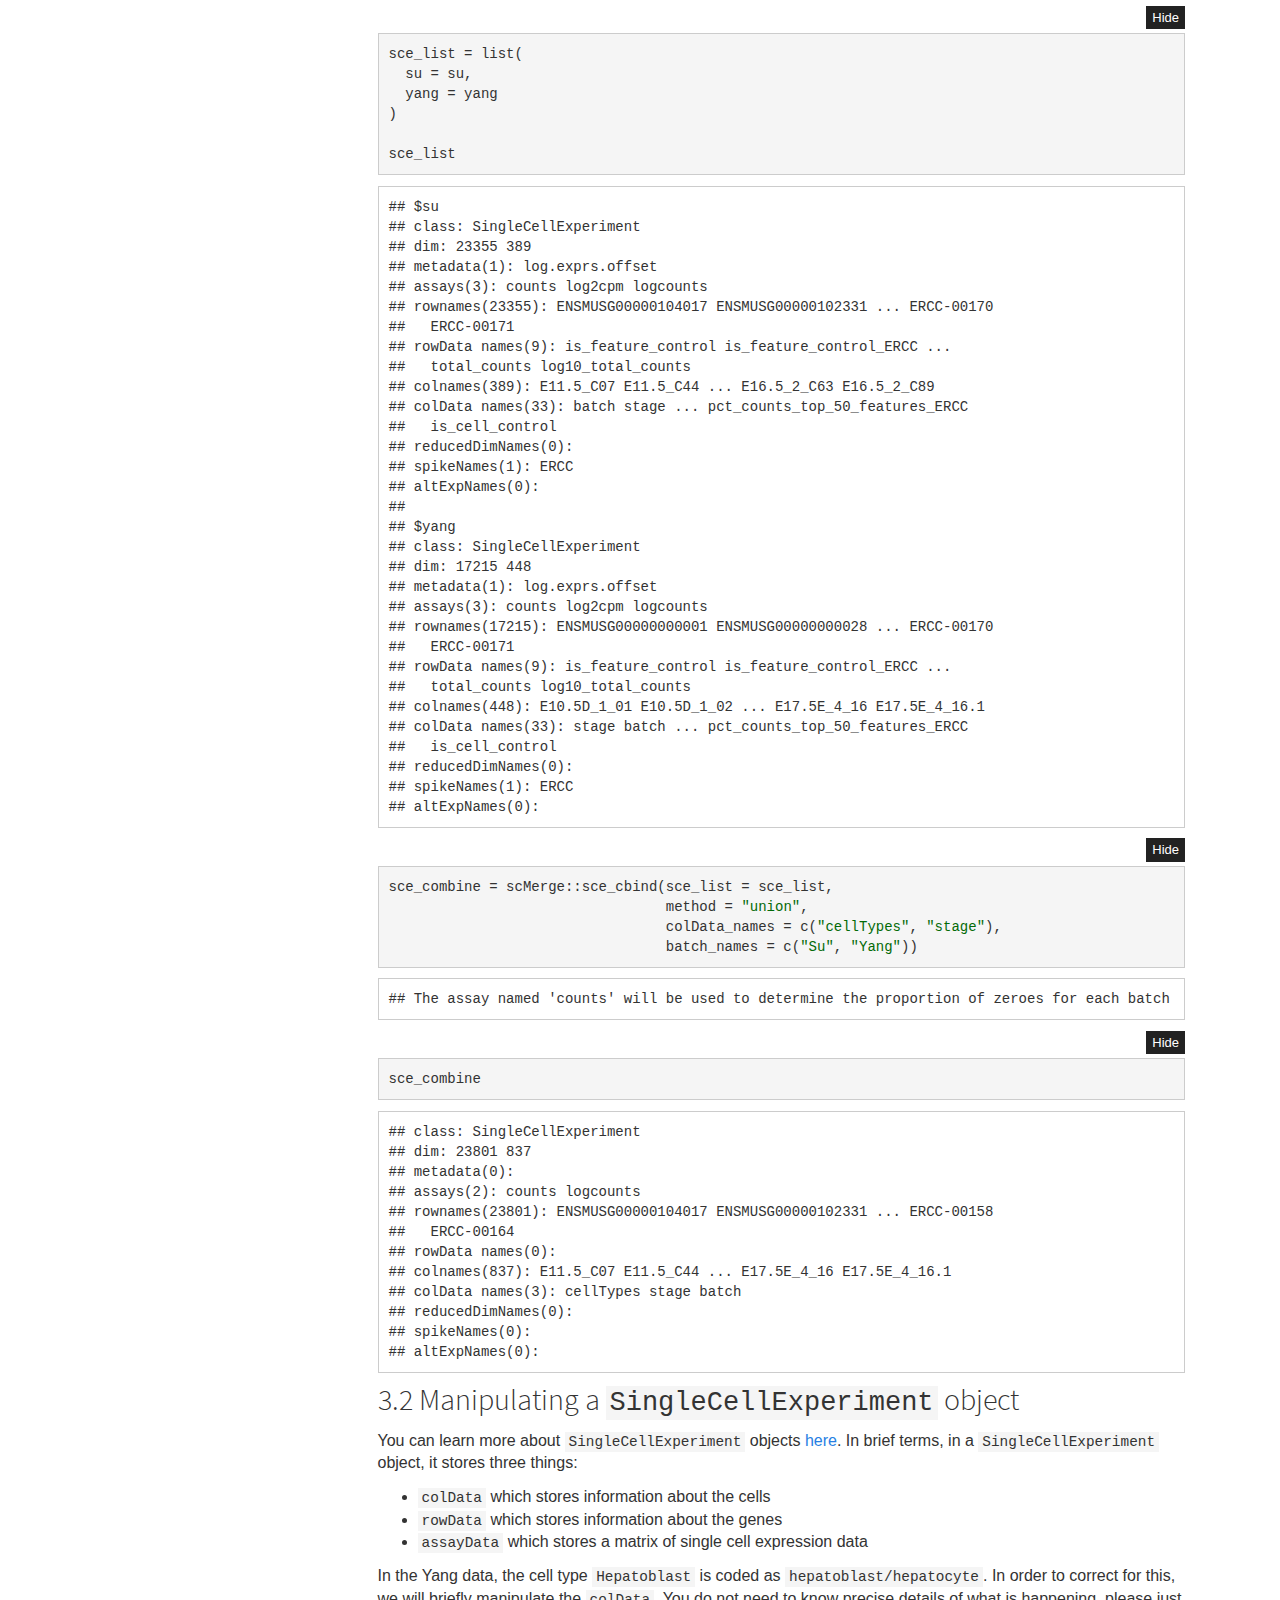
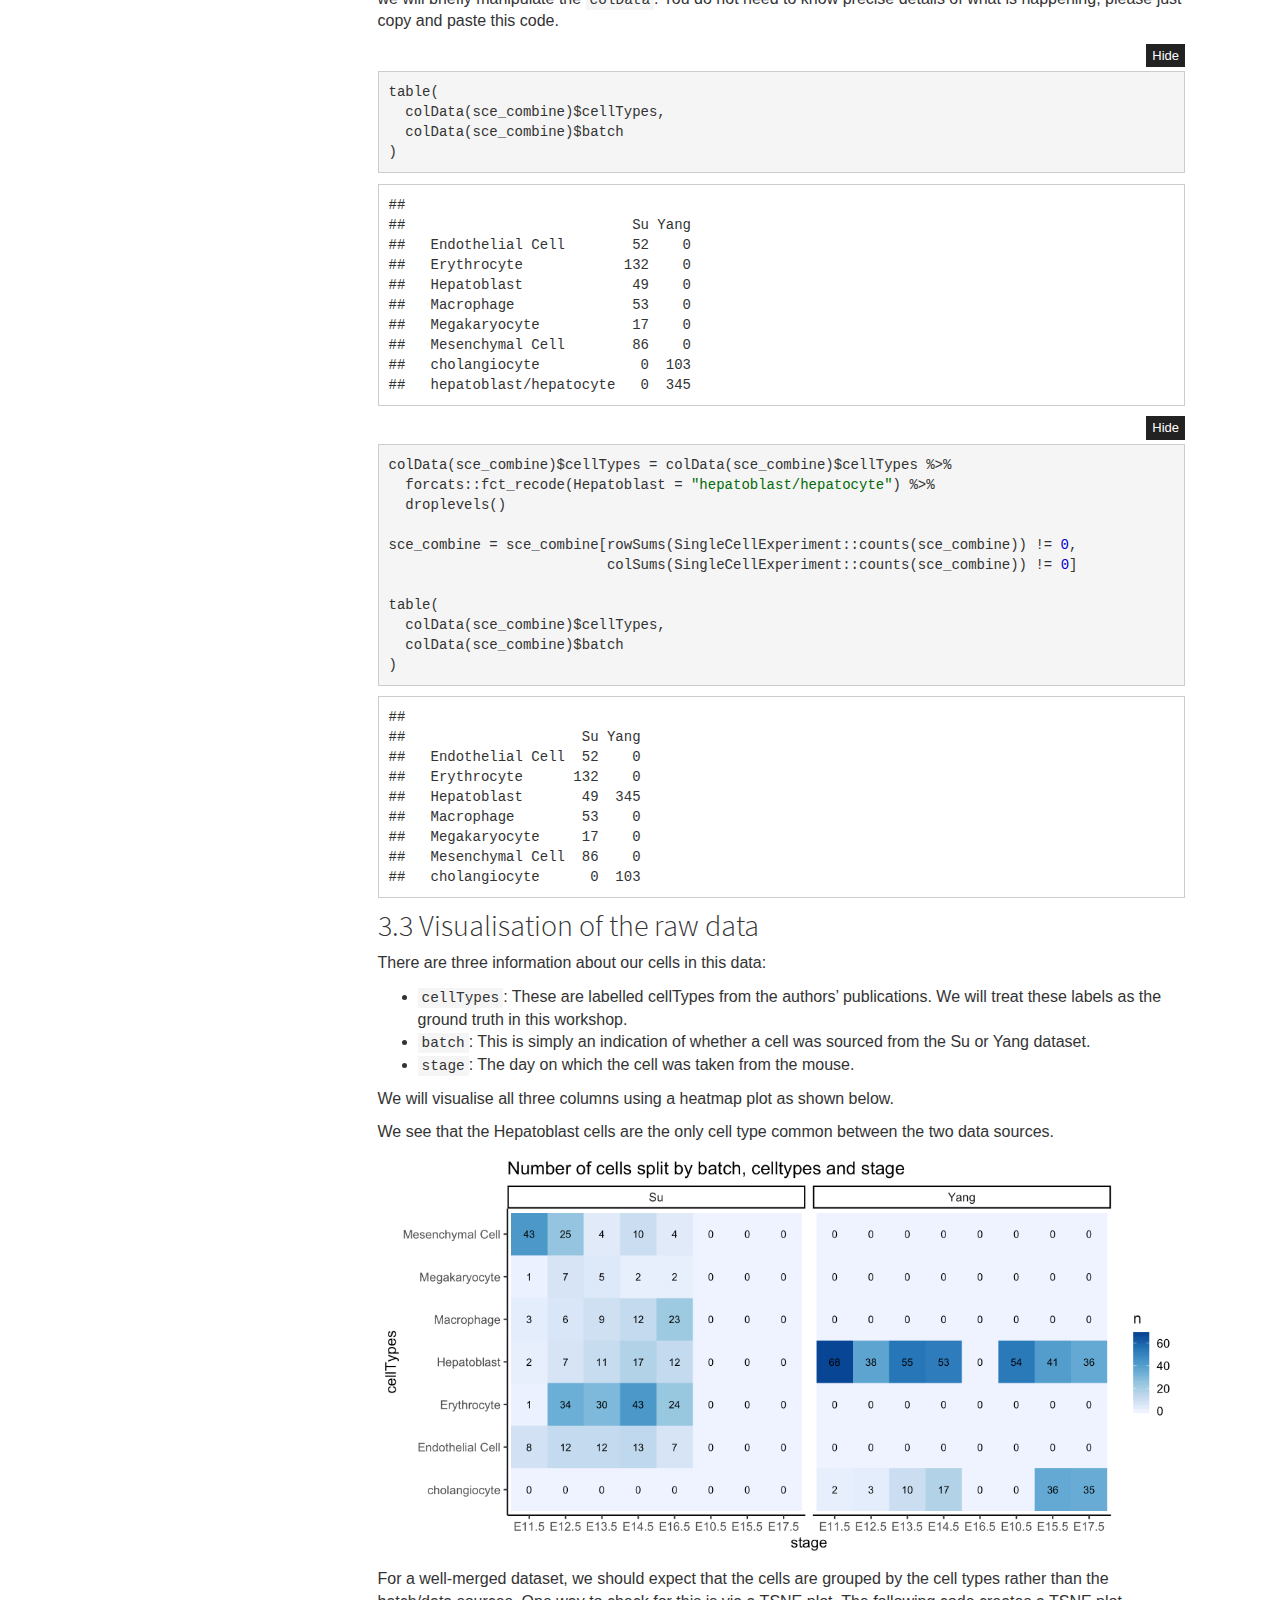
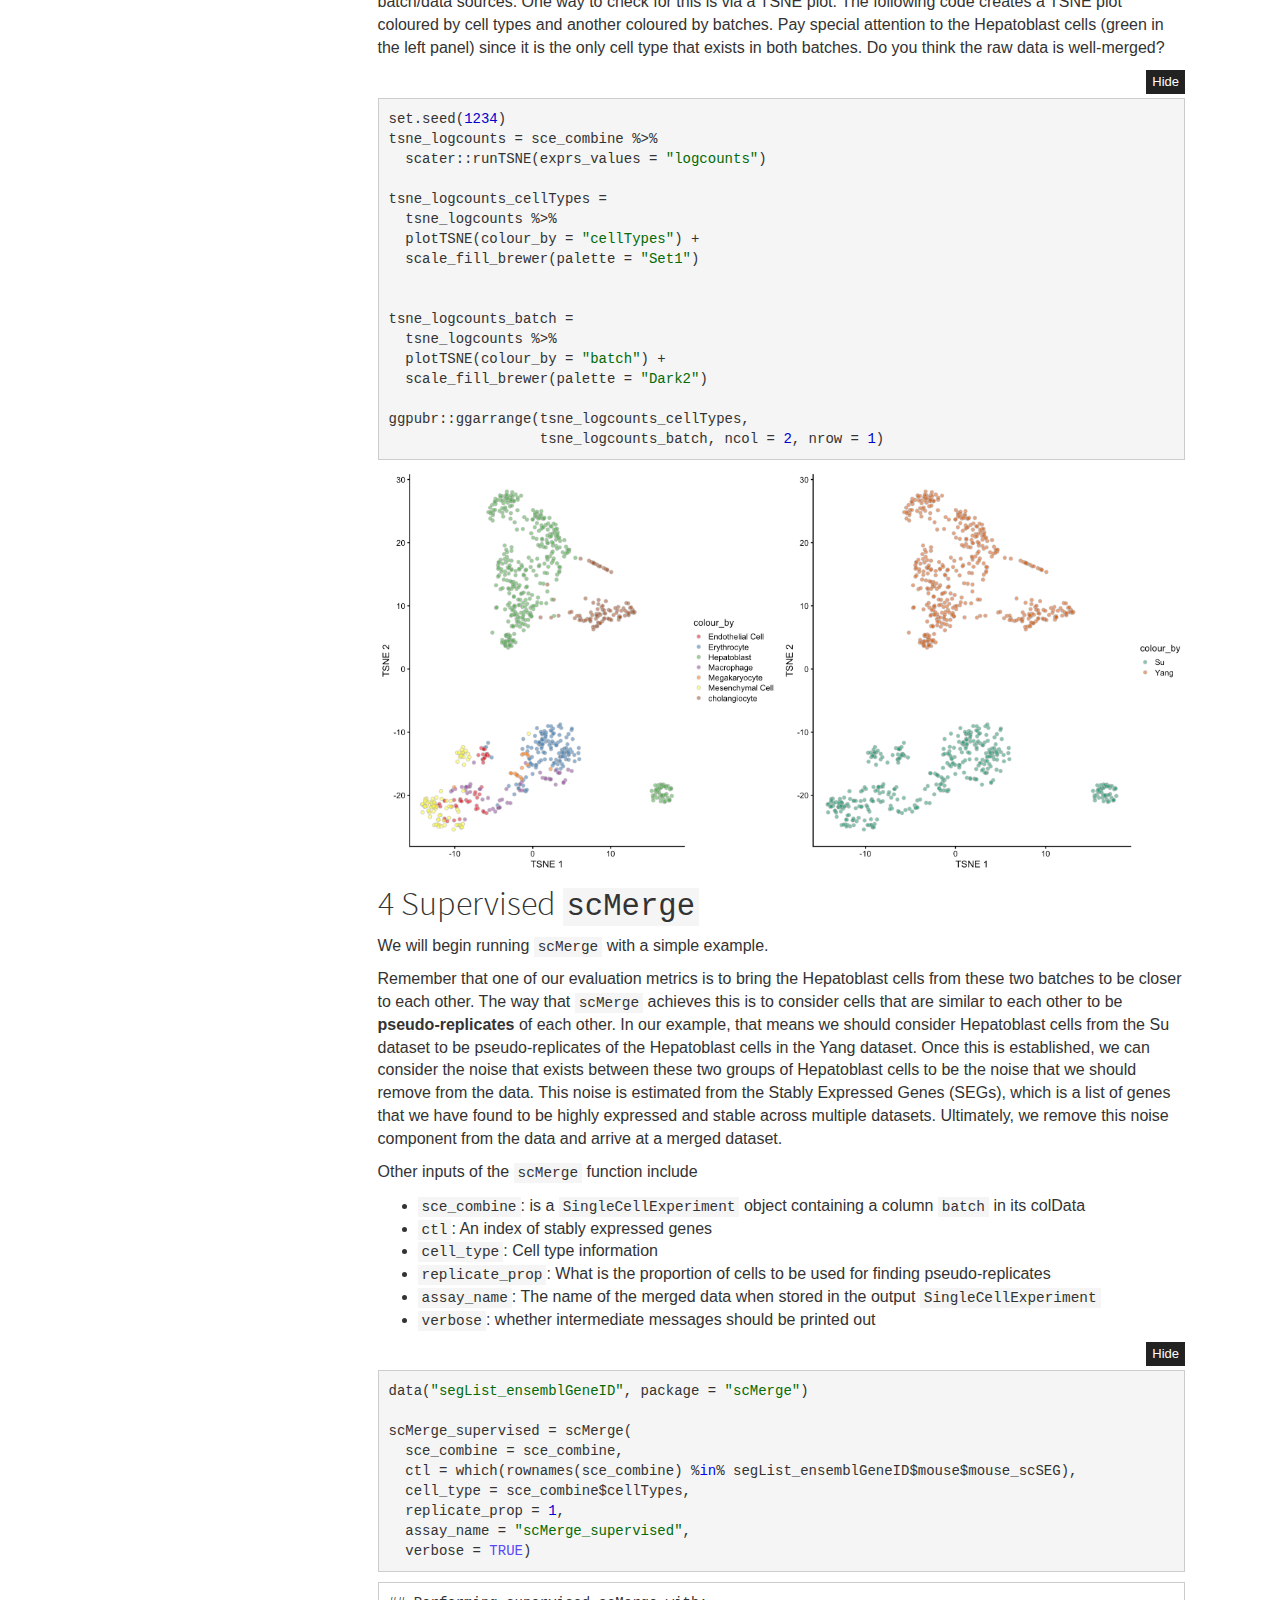
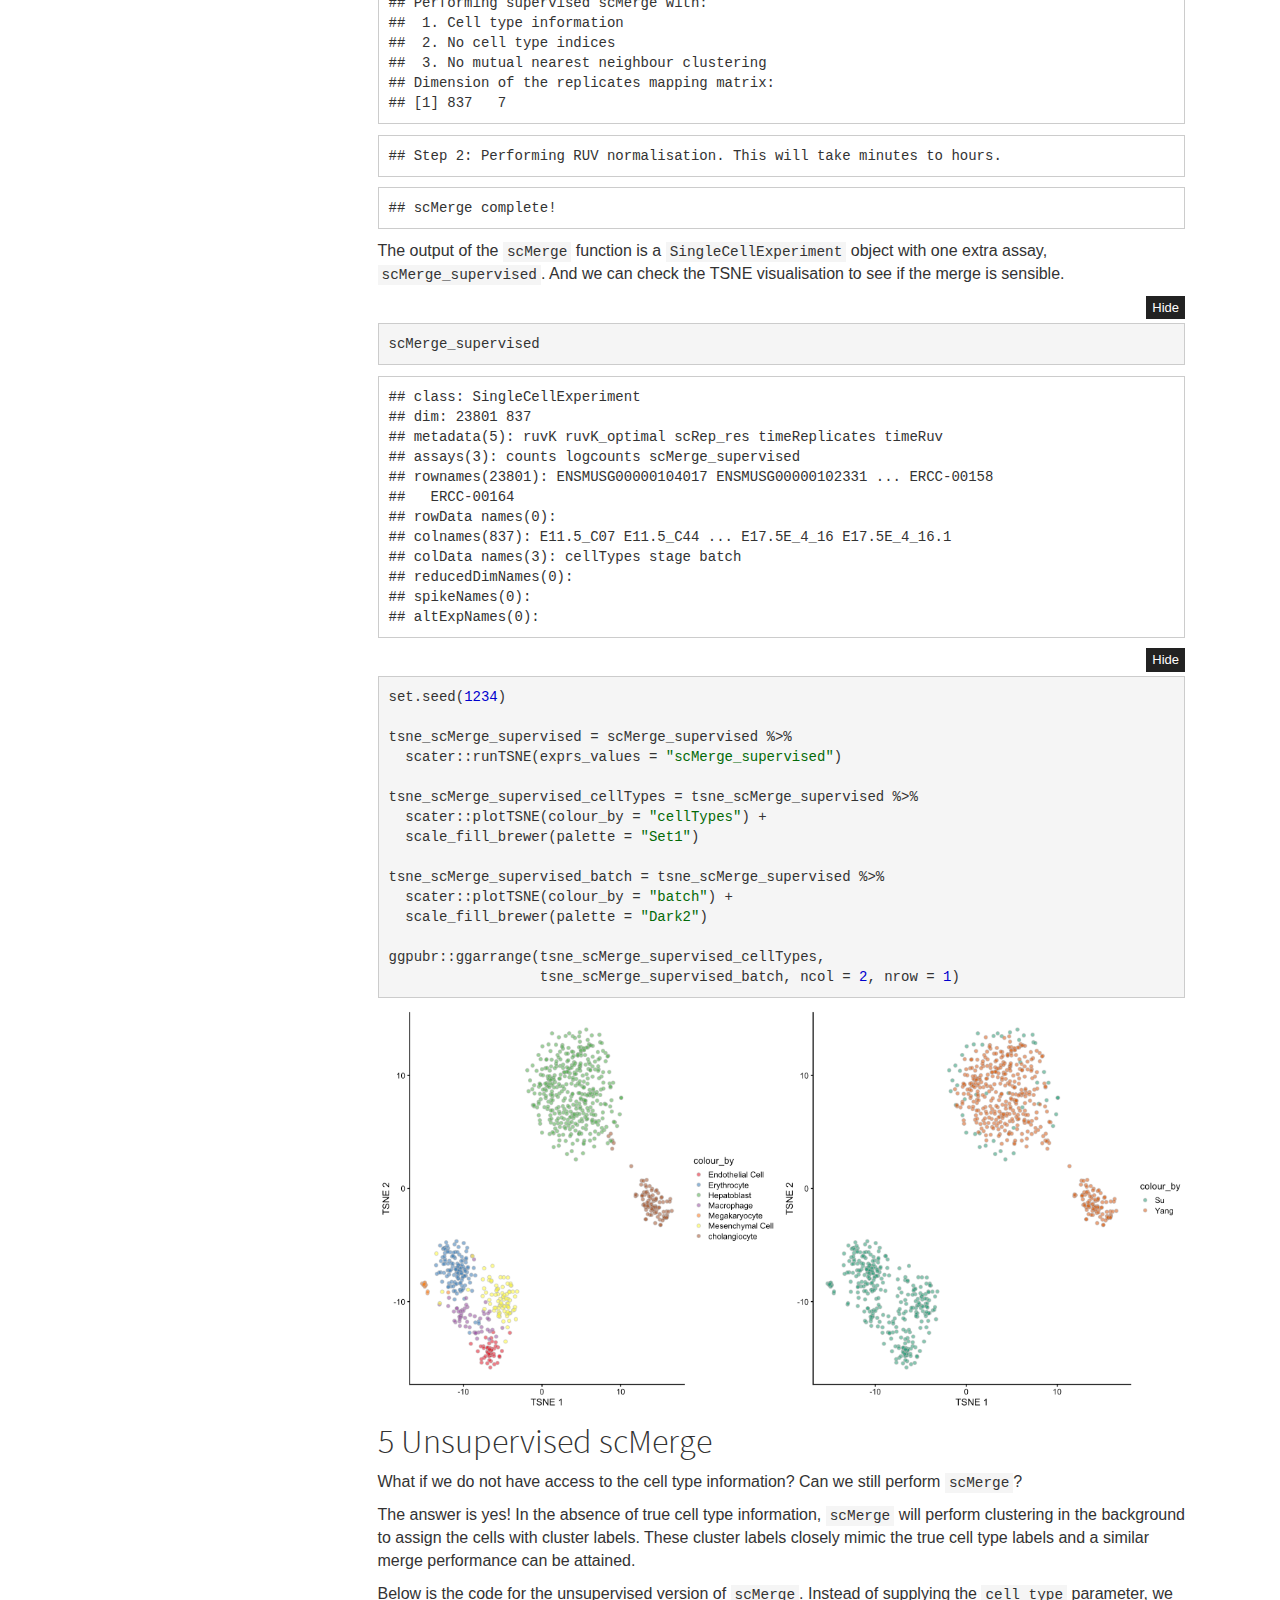
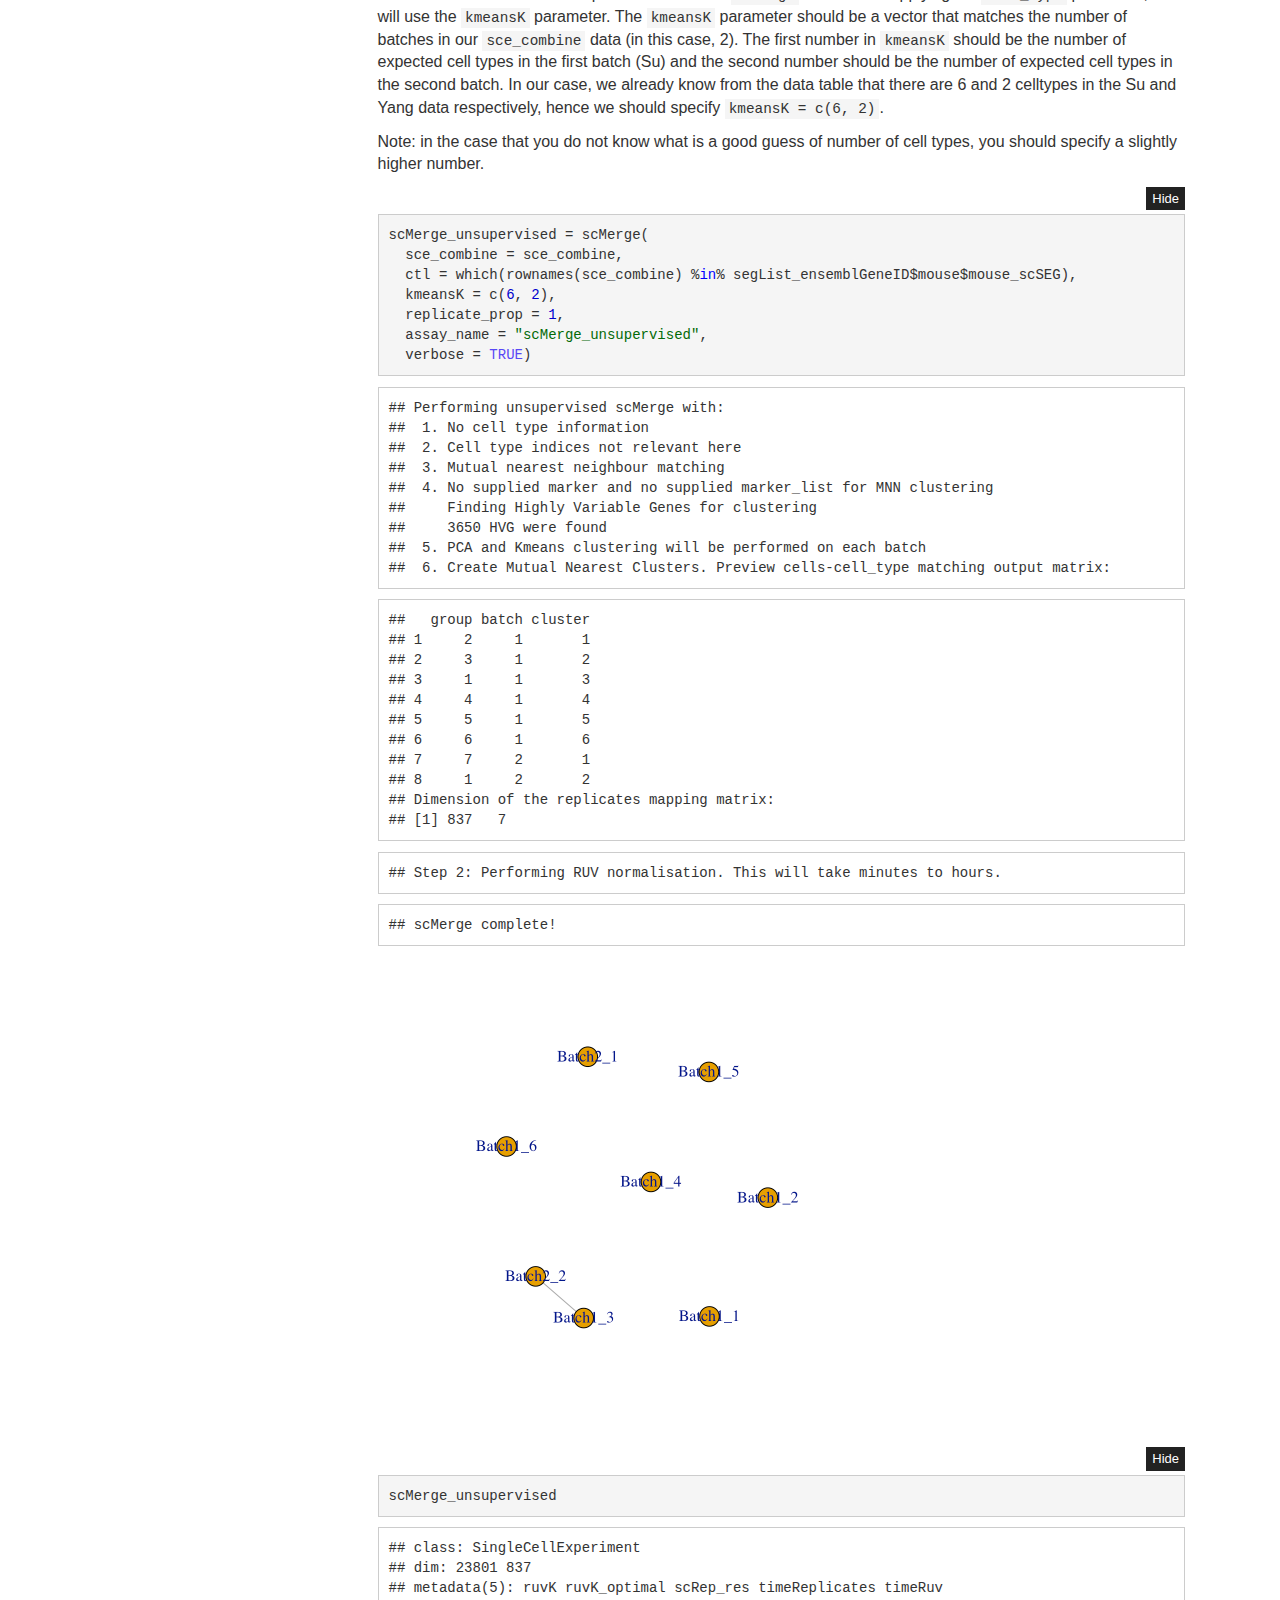
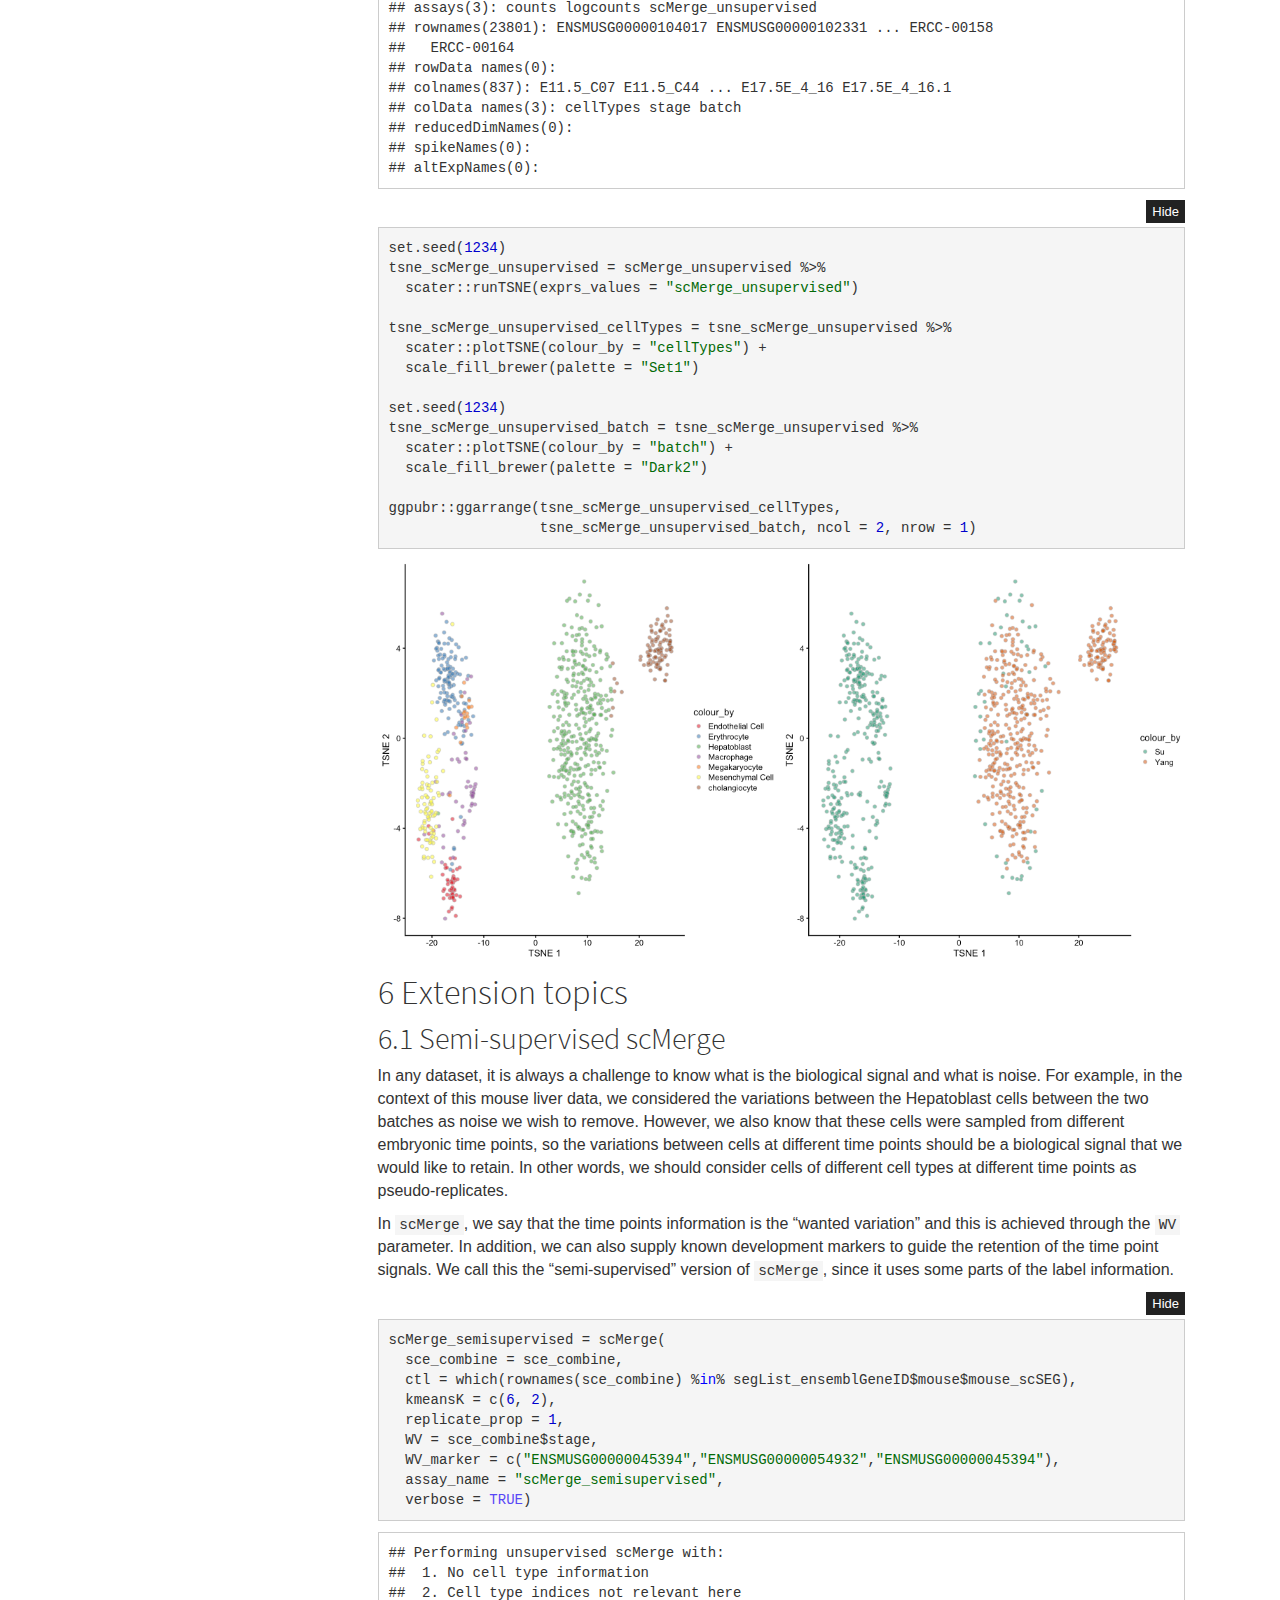
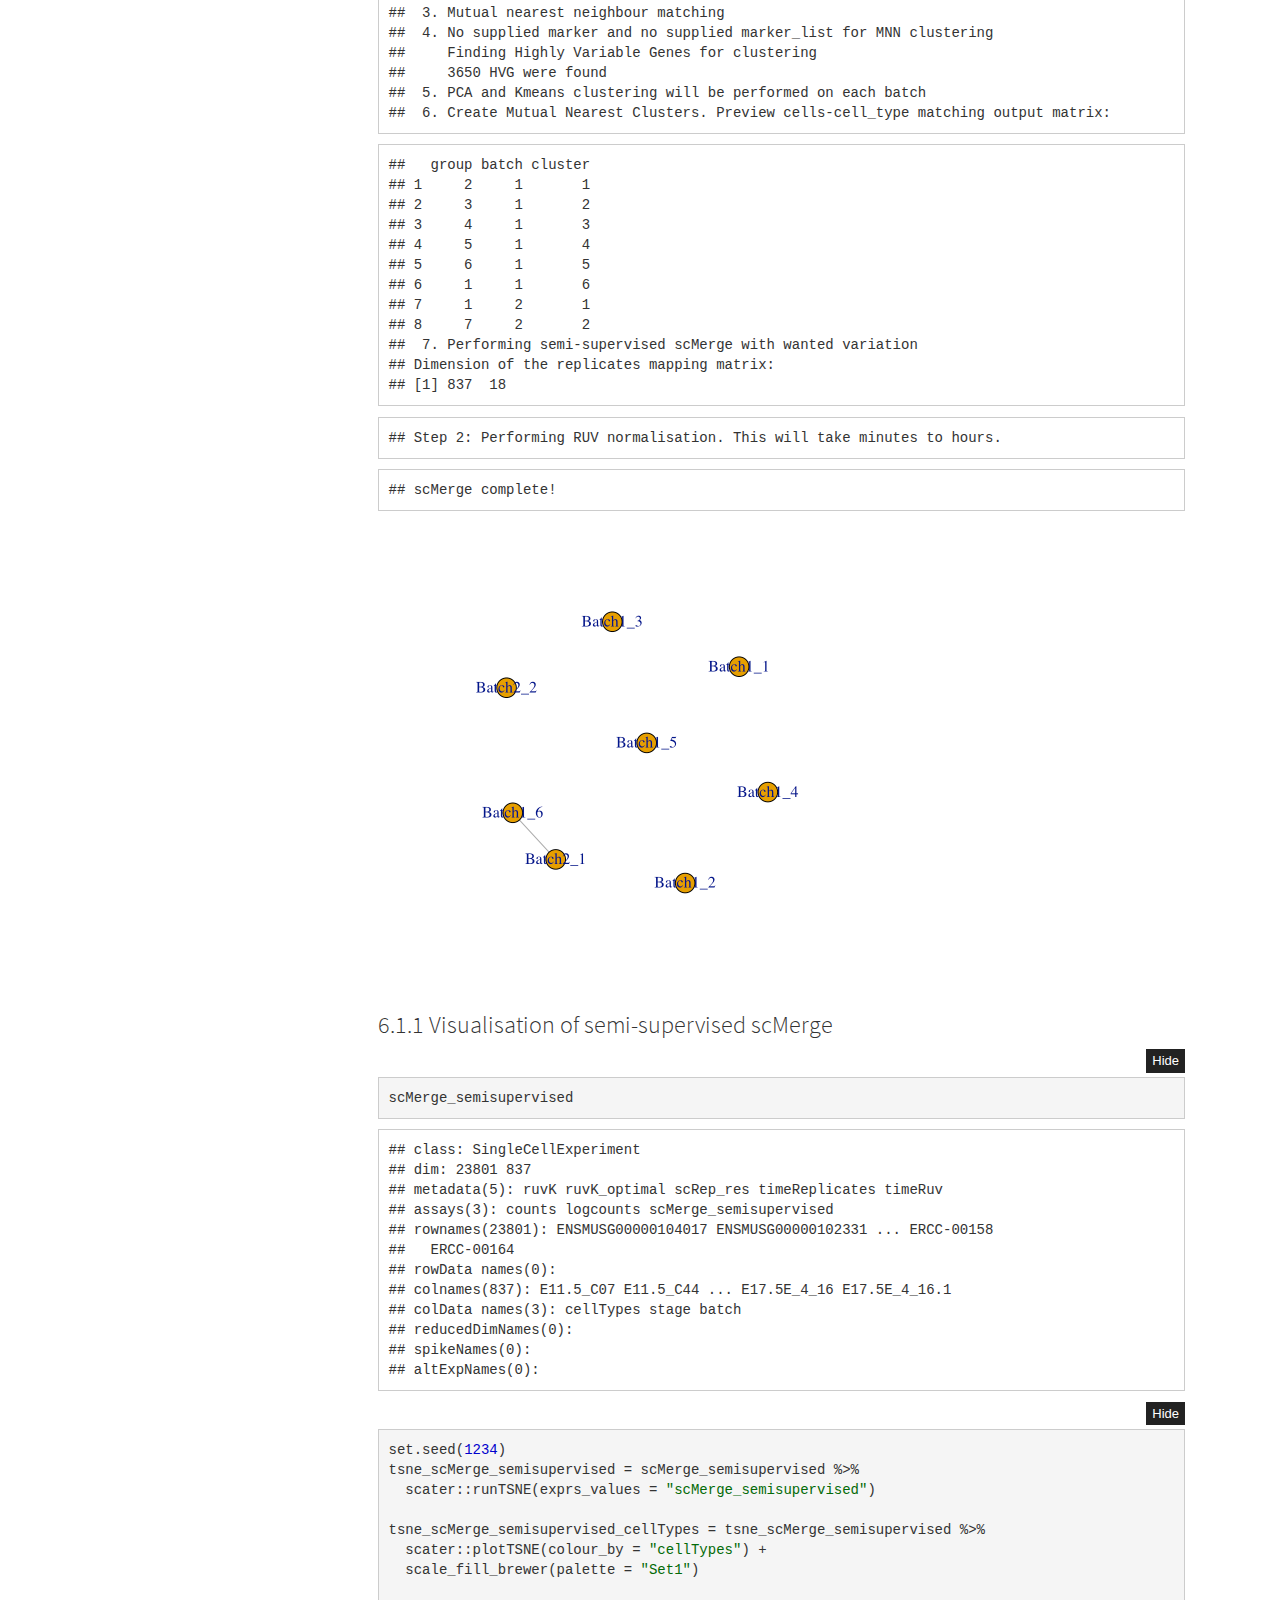
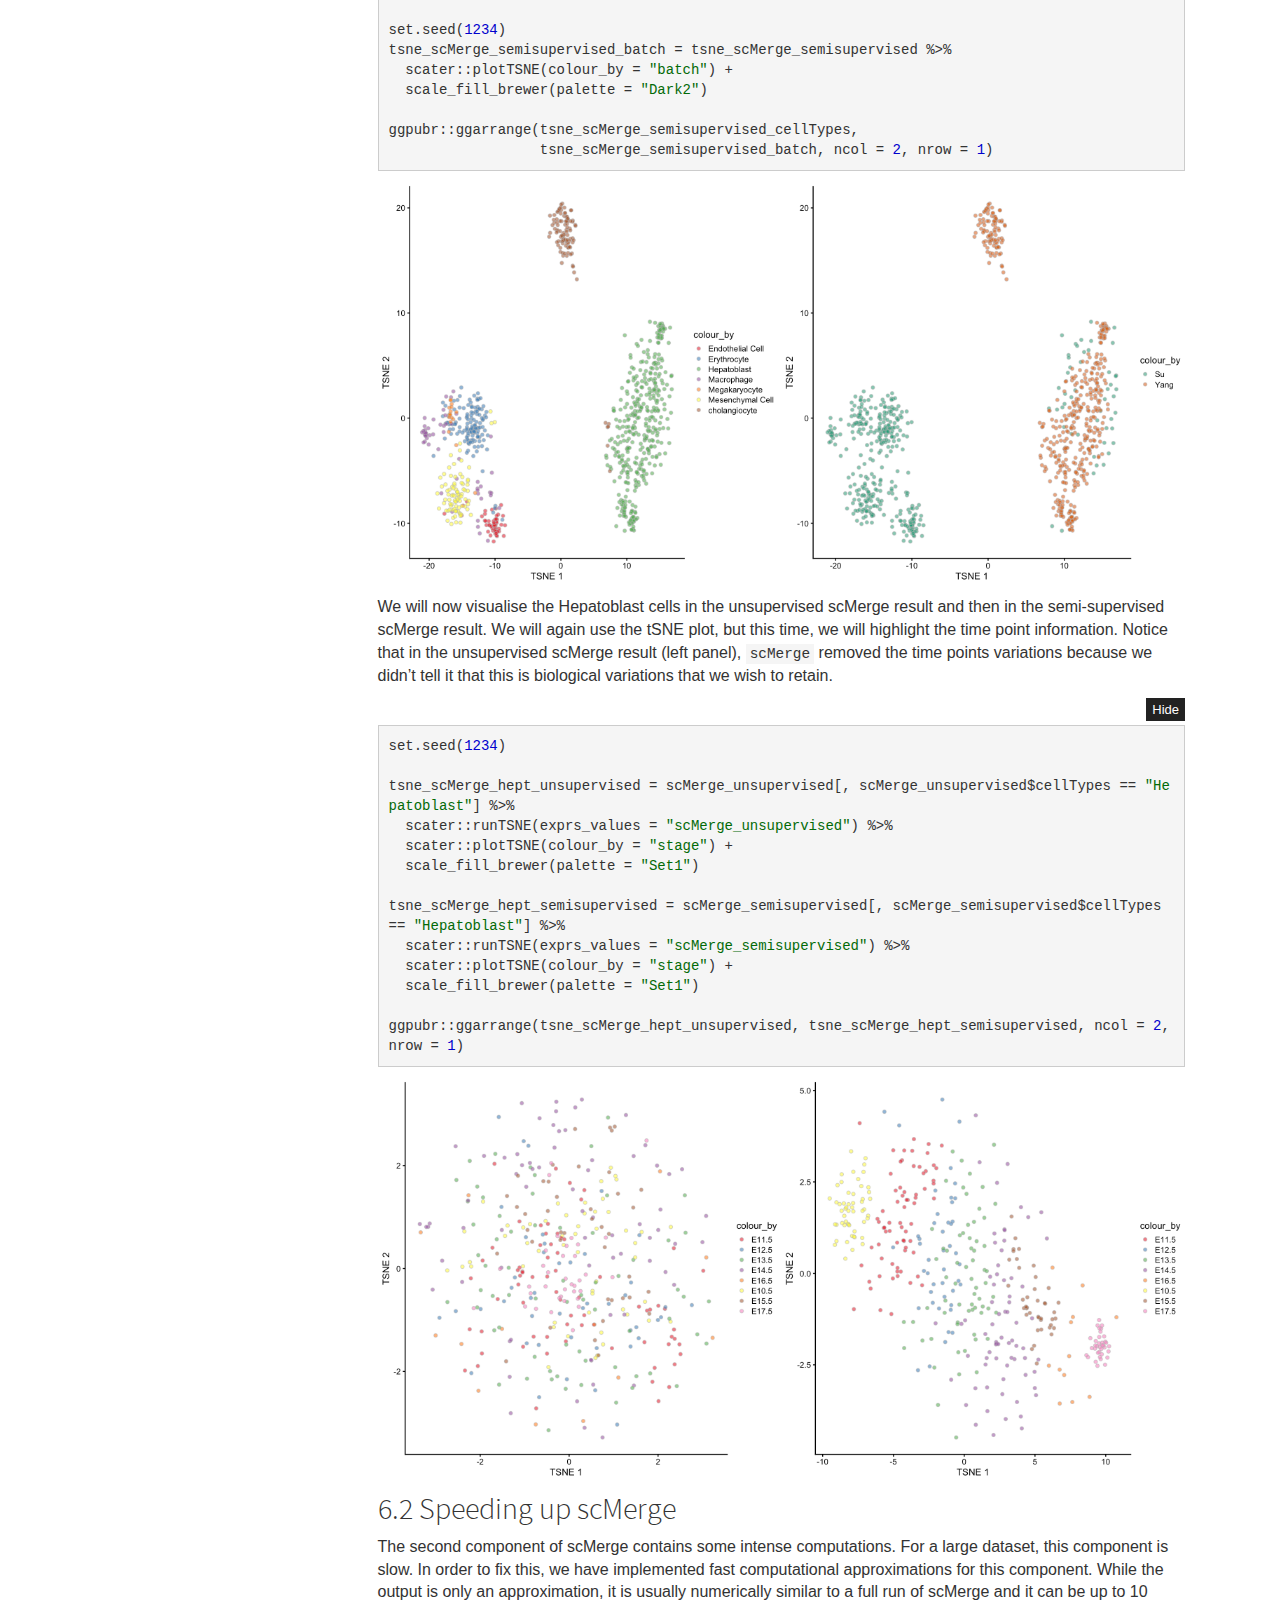
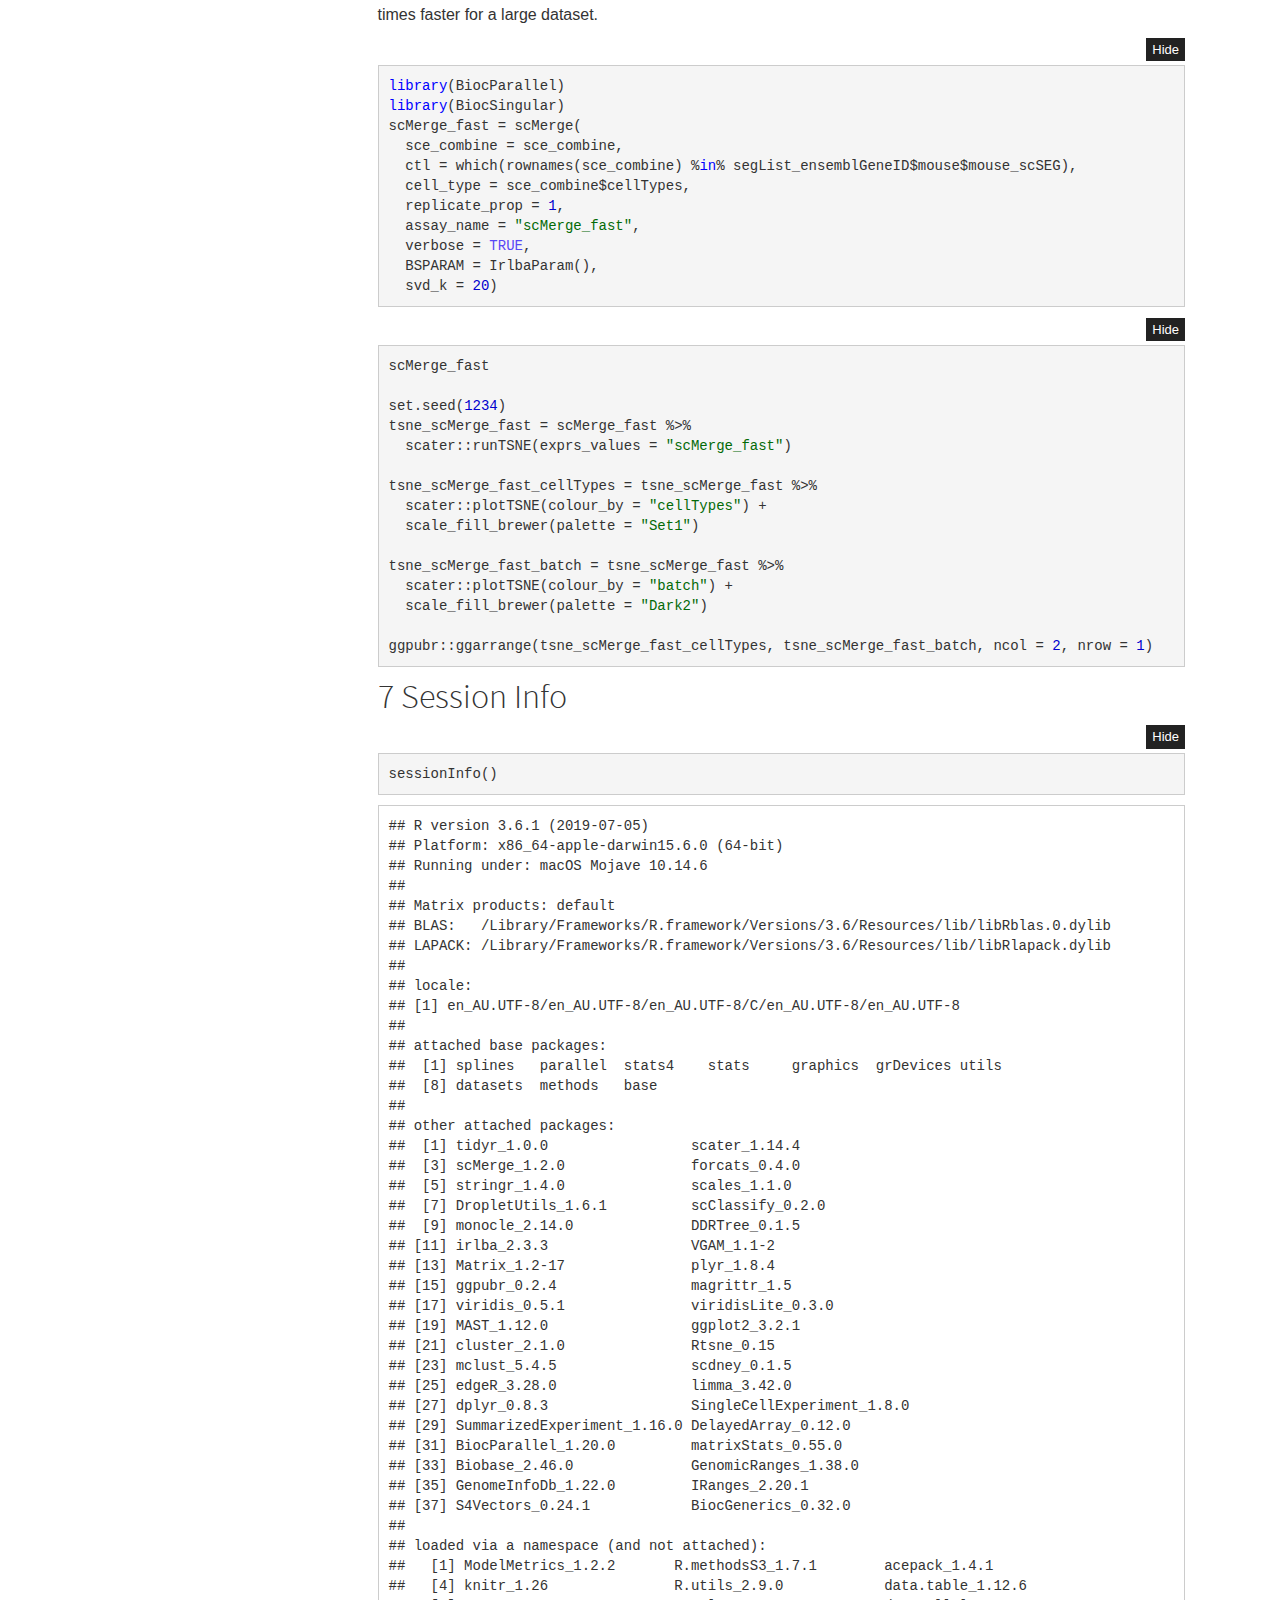
<file: scMerge.html>
<!DOCTYPE html>

<html>

<head>

<meta charset="utf-8" />
<meta name="generator" content="pandoc" />
<meta http-equiv="X-UA-Compatible" content="IE=EDGE" />


<meta name="author" content="Sydney Precision Bioinformatics Group" />

<meta name="date" content="2019-12-04" />

<title>scMerge</title>

<script src="site_libs/jquery-1.11.3/jquery.min.js"></script>
<meta name="viewport" content="width=device-width, initial-scale=1" />
<link href="site_libs/bootstrap-3.3.5/css/cosmo.min.css" rel="stylesheet" />
<script src="site_libs/bootstrap-3.3.5/js/bootstrap.min.js"></script>
<script src="site_libs/bootstrap-3.3.5/shim/html5shiv.min.js"></script>
<script src="site_libs/bootstrap-3.3.5/shim/respond.min.js"></script>
<script src="site_libs/jqueryui-1.11.4/jquery-ui.min.js"></script>
<link href="site_libs/tocify-1.9.1/jquery.tocify.css" rel="stylesheet" />
<script src="site_libs/tocify-1.9.1/jquery.tocify.js"></script>
<script src="site_libs/navigation-1.1/tabsets.js"></script>
<script src="site_libs/navigation-1.1/codefolding.js"></script>
<link href="site_libs/highlightjs-9.12.0/textmate.css" rel="stylesheet" />
<script src="site_libs/highlightjs-9.12.0/highlight.js"></script>

<style type="text/css">code{white-space: pre;}</style>
<style type="text/css">
  pre:not([class]) {
    background-color: white;
  }
</style>
<script type="text/javascript">
if (window.hljs) {
  hljs.configure({languages: []});
  hljs.initHighlightingOnLoad();
  if (document.readyState && document.readyState === "complete") {
    window.setTimeout(function() { hljs.initHighlighting(); }, 0);
  }
}
</script>



<style type="text/css">
h1 {
  font-size: 34px;
}
h1.title {
  font-size: 38px;
}
h2 {
  font-size: 30px;
}
h3 {
  font-size: 24px;
}
h4 {
  font-size: 18px;
}
h5 {
  font-size: 16px;
}
h6 {
  font-size: 12px;
}
.table th:not([align]) {
  text-align: left;
}
</style>

<link rel="stylesheet" href="style.css" type="text/css" />



<style type = "text/css">
.main-container {
  max-width: 940px;
  margin-left: auto;
  margin-right: auto;
}
code {
  color: inherit;
  background-color: rgba(0, 0, 0, 0.04);
}
img {
  max-width:100%;
}
.tabbed-pane {
  padding-top: 12px;
}
.html-widget {
  margin-bottom: 20px;
}
button.code-folding-btn:focus {
  outline: none;
}
summary {
  display: list-item;
}
</style>


<style type="text/css">
/* padding for bootstrap navbar */
body {
  padding-top: 51px;
  padding-bottom: 40px;
}
/* offset scroll position for anchor links (for fixed navbar)  */
.section h1 {
  padding-top: 56px;
  margin-top: -56px;
}
.section h2 {
  padding-top: 56px;
  margin-top: -56px;
}
.section h3 {
  padding-top: 56px;
  margin-top: -56px;
}
.section h4 {
  padding-top: 56px;
  margin-top: -56px;
}
.section h5 {
  padding-top: 56px;
  margin-top: -56px;
}
.section h6 {
  padding-top: 56px;
  margin-top: -56px;
}
.dropdown-submenu {
  position: relative;
}
.dropdown-submenu>.dropdown-menu {
  top: 0;
  left: 100%;
  margin-top: -6px;
  margin-left: -1px;
  border-radius: 0 6px 6px 6px;
}
.dropdown-submenu:hover>.dropdown-menu {
  display: block;
}
.dropdown-submenu>a:after {
  display: block;
  content: " ";
  float: right;
  width: 0;
  height: 0;
  border-color: transparent;
  border-style: solid;
  border-width: 5px 0 5px 5px;
  border-left-color: #cccccc;
  margin-top: 5px;
  margin-right: -10px;
}
.dropdown-submenu:hover>a:after {
  border-left-color: #ffffff;
}
.dropdown-submenu.pull-left {
  float: none;
}
.dropdown-submenu.pull-left>.dropdown-menu {
  left: -100%;
  margin-left: 10px;
  border-radius: 6px 0 6px 6px;
}
</style>

<script>
// manage active state of menu based on current page
$(document).ready(function () {
  // active menu anchor
  href = window.location.pathname
  href = href.substr(href.lastIndexOf('/') + 1)
  if (href === "")
    href = "index.html";
  var menuAnchor = $('a[href="' + href + '"]');

  // mark it active
  menuAnchor.parent().addClass('active');

  // if it's got a parent navbar menu mark it active as well
  menuAnchor.closest('li.dropdown').addClass('active');
});
</script>

<!-- tabsets -->

<style type="text/css">
.tabset-dropdown > .nav-tabs {
  display: inline-table;
  max-height: 500px;
  min-height: 44px;
  overflow-y: auto;
  background: white;
  border: 1px solid #ddd;
  border-radius: 4px;
}

.tabset-dropdown > .nav-tabs > li.active:before {
  content: "";
  font-family: 'Glyphicons Halflings';
  display: inline-block;
  padding: 10px;
  border-right: 1px solid #ddd;
}

.tabset-dropdown > .nav-tabs.nav-tabs-open > li.active:before {
  content: "&#xe258;";
  border: none;
}

.tabset-dropdown > .nav-tabs.nav-tabs-open:before {
  content: "";
  font-family: 'Glyphicons Halflings';
  display: inline-block;
  padding: 10px;
  border-right: 1px solid #ddd;
}

.tabset-dropdown > .nav-tabs > li.active {
  display: block;
}

.tabset-dropdown > .nav-tabs > li > a,
.tabset-dropdown > .nav-tabs > li > a:focus,
.tabset-dropdown > .nav-tabs > li > a:hover {
  border: none;
  display: inline-block;
  border-radius: 4px;
  background-color: transparent;
}

.tabset-dropdown > .nav-tabs.nav-tabs-open > li {
  display: block;
  float: none;
}

.tabset-dropdown > .nav-tabs > li {
  display: none;
}
</style>

<!-- code folding -->
<style type="text/css">
.code-folding-btn { margin-bottom: 4px; }
</style>



<style type="text/css">

#TOC {
  margin: 25px 0px 20px 0px;
}
@media (max-width: 768px) {
#TOC {
  position: relative;
  width: 100%;
}
}

@media print {
.toc-content {
  /* see https://github.com/w3c/csswg-drafts/issues/4434 */
  float: right;
}
}

.toc-content {
  padding-left: 30px;
  padding-right: 40px;
}

div.main-container {
  max-width: 1200px;
}

div.tocify {
  width: 20%;
  max-width: 260px;
  max-height: 85%;
}

@media (min-width: 768px) and (max-width: 991px) {
  div.tocify {
    width: 25%;
  }
}

@media (max-width: 767px) {
  div.tocify {
    width: 100%;
    max-width: none;
  }
}

.tocify ul, .tocify li {
  line-height: 20px;
}

.tocify-subheader .tocify-item {
  font-size: 0.90em;
}

.tocify .list-group-item {
  border-radius: 0px;
}


</style>



</head>

<body>


<div class="container-fluid main-container">


<!-- setup 3col/9col grid for toc_float and main content  -->
<div class="row-fluid">
<div class="col-xs-12 col-sm-4 col-md-3">
<div id="TOC" class="tocify">
</div>
</div>

<div class="toc-content col-xs-12 col-sm-8 col-md-9">




<div class="navbar navbar-default  navbar-fixed-top" role="navigation">
  <div class="container">
    <div class="navbar-header">
      <button type="button" class="navbar-toggle collapsed" data-toggle="collapse" data-target="#navbar">
        <span class="icon-bar"></span>
        <span class="icon-bar"></span>
        <span class="icon-bar"></span>
      </button>
      <a class="navbar-brand" href="index.html">SingleCellPlus - BioInfoSummer 2019</a>
    </div>
    <div id="navbar" class="navbar-collapse collapse">
      <ul class="nav navbar-nav">
        <li>
  <a href="index.html">Home</a>
</li>
<li>
  <a href="qc.html">QC Process</a>
</li>
<li>
  <a href="scMerge.html">scMerge</a>
</li>
<li>
  <a href="downstream.html">Downstream Analysis</a>
</li>
<li>
  <a href="acknowledgement.html">Acknowledgement</a>
</li>
      </ul>
      <ul class="nav navbar-nav navbar-right">
        
      </ul>
    </div><!--/.nav-collapse -->
  </div><!--/.container -->
</div><!--/.navbar -->

<div class="fluid-row" id="header">

<div class="btn-group pull-right">
<button type="button" class="btn btn-default btn-xs dropdown-toggle" data-toggle="dropdown" aria-haspopup="true" aria-expanded="false"><span>Code</span> <span class="caret"></span></button>
<ul class="dropdown-menu" style="min-width: 50px;">
<li><a id="rmd-show-all-code" href="#">Show All Code</a></li>
<li><a id="rmd-hide-all-code" href="#">Hide All Code</a></li>
</ul>
</div>



<h1 class="title toc-ignore">scMerge</h1>
<h4 class="author">Sydney Precision Bioinformatics Group</h4>
<h4 class="date">04 December 2019</h4>

</div>


<div id="introduction" class="section level1">
<h1><span class="header-section-number">1</span> Introduction</h1>
<p><code>scMerge</code> is a method developed by the Sydney Precision Bioinformatics Group. It aims to merge multiple scRNA-Seq data so that researchers can look for biological signals on data pooled from multiple data sources. The key to achieving a good merge is to remove the <strong>noise</strong> created by pooling data from multiple sources.</p>
<p>There are two key steps in <code>scMerge</code>:</p>
<ol style="list-style-type: decimal">
<li>identifying cells of similar cell types and pooling these cells together;</li>
<li>using Stably Expressed Genes (SEGs) to identify the data noises and removing the noises from the data.</li>
</ol>
<p>The ultimate result is a well-merged data where the cells are separated out by the biology but not the noise due to data sources.</p>
</div>
<div id="loading-in-the-packages" class="section level1">
<h1><span class="header-section-number">2</span> Loading in the packages</h1>
<pre class="r"><code>library(scMerge)
library(scater)
library(dplyr)
library(ggpubr)
library(forcats)
library(dplyr)
library(tidyr)

theme_set(theme_classic(16))</code></pre>
</div>
<div id="the-mouse-liver-data" class="section level1">
<h1><span class="header-section-number">3</span> The mouse liver data</h1>
<p>We will begin with merging two mouse liver datasets.</p>
<p>This is perhaps a good place to clarify the terminology <strong>data sources</strong> and <strong>batch</strong>. In traditional transcriptomics analysis, the word <strong>batch</strong> means a large set of samples are processed by different technicians or sequenced on different dates etc. Our <code>scMerge</code> methodology not only corrects for the data noise created by this type of batches, but it can also correct for noises of unspecified origins e.g. noises created from multiple experiments with different biological questions in mind or noises from different protocols (see the table below). Hence, even though we may use these two terms interchangably, it is important to clarify that we are actually performing a more difficult task of merging from two different sources of data rather than simply correcting for batch effect within a single experiment.</p>
<table>
<colgroup>
<col width="5%" />
<col width="8%" />
<col width="6%" />
<col width="20%" />
<col width="9%" />
<col width="8%" />
<col width="6%" />
<col width="13%" />
<col width="9%" />
<col width="11%" />
</colgroup>
<thead>
<tr class="header">
<th>Name</th>
<th>ID</th>
<th>Author</th>
<th>DOI or URL</th>
<th>Protocol</th>
<th>Organism</th>
<th>Tissue</th>
<th># of cell types</th>
<th># of cells</th>
<th># of batches</th>
</tr>
</thead>
<tbody>
<tr class="odd">
<td>Liver</td>
<td>GSE87795</td>
<td>Su</td>
<td>10.1186/s12864-017-4342-x</td>
<td>SMARTer/C1</td>
<td>Mouse</td>
<td>Liver</td>
<td>6</td>
<td>389</td>
<td>6</td>
</tr>
<tr class="even">
<td></td>
<td>GSE90047</td>
<td>Yang</td>
<td>10.1002/hep.29353</td>
<td>Smart-Seq2</td>
<td></td>
<td></td>
<td>2</td>
<td>448</td>
<td>2</td>
</tr>
</tbody>
</table>
<p>For the purpose of efficient data management, the bioinformatics community uses a <code>SingleCellExperiment</code> object to store single cell data. We have saved the Su and Yang data as two separate RDS files and we will read these data in first.</p>
<p>Note: In the scMerge publication, we have merged <a href="https://sydneybiox.github.io/scMerge/articles/case_study/Mouse_Liver_Data.html">four mouse liver datasets</a> together. This data is a bit too large for us to work with in this workshop, hence, we will only merge the Su and Yang datasets.</p>
<pre class="r"><code>datapath = &quot;./data/&quot;
# datapath = &quot;/home/data/&quot;

su = readRDS(paste0(datapath, &quot;sce_GSE87795.rds&quot;))
yang = readRDS(paste0(datapath,&quot;sce_GSE90047.rds&quot;))</code></pre>
<div id="combing-the-data-into-a-singular-object" class="section level2">
<h2><span class="header-section-number">3.1</span> Combing the data into a singular object</h2>
<p>The <code>scMerge</code> package has a convenient function that combines multiple <code>SingleCellExperiment</code> objects into a single <code>SingleCellExperiment</code> object. We will first put the Su and Yang data into a <code>list</code> and then run the <code>sce_cbind</code> function from <code>scMerge</code>.</p>
<pre class="r"><code>sce_list = list(
  su = su,
  yang = yang
)

sce_list</code></pre>
<pre><code>## $su
## class: SingleCellExperiment 
## dim: 23355 389 
## metadata(1): log.exprs.offset
## assays(3): counts log2cpm logcounts
## rownames(23355): ENSMUSG00000104017 ENSMUSG00000102331 ... ERCC-00170
##   ERCC-00171
## rowData names(9): is_feature_control is_feature_control_ERCC ...
##   total_counts log10_total_counts
## colnames(389): E11.5_C07 E11.5_C44 ... E16.5_2_C63 E16.5_2_C89
## colData names(33): batch stage ... pct_counts_top_50_features_ERCC
##   is_cell_control
## reducedDimNames(0):
## spikeNames(1): ERCC
## altExpNames(0):
## 
## $yang
## class: SingleCellExperiment 
## dim: 17215 448 
## metadata(1): log.exprs.offset
## assays(3): counts log2cpm logcounts
## rownames(17215): ENSMUSG00000000001 ENSMUSG00000000028 ... ERCC-00170
##   ERCC-00171
## rowData names(9): is_feature_control is_feature_control_ERCC ...
##   total_counts log10_total_counts
## colnames(448): E10.5D_1_01 E10.5D_1_02 ... E17.5E_4_16 E17.5E_4_16.1
## colData names(33): stage batch ... pct_counts_top_50_features_ERCC
##   is_cell_control
## reducedDimNames(0):
## spikeNames(1): ERCC
## altExpNames(0):</code></pre>
<pre class="r"><code>sce_combine = scMerge::sce_cbind(sce_list = sce_list,
                                 method = &quot;union&quot;,
                                 colData_names = c(&quot;cellTypes&quot;, &quot;stage&quot;),
                                 batch_names = c(&quot;Su&quot;, &quot;Yang&quot;))</code></pre>
<pre><code>## The assay named &#39;counts&#39; will be used to determine the proportion of zeroes for each batch</code></pre>
<pre class="r"><code>sce_combine</code></pre>
<pre><code>## class: SingleCellExperiment 
## dim: 23801 837 
## metadata(0):
## assays(2): counts logcounts
## rownames(23801): ENSMUSG00000104017 ENSMUSG00000102331 ... ERCC-00158
##   ERCC-00164
## rowData names(0):
## colnames(837): E11.5_C07 E11.5_C44 ... E17.5E_4_16 E17.5E_4_16.1
## colData names(3): cellTypes stage batch
## reducedDimNames(0):
## spikeNames(0):
## altExpNames(0):</code></pre>
</div>
<div id="manipulating-a-singlecellexperiment-object" class="section level2">
<h2><span class="header-section-number">3.2</span> Manipulating a <code>SingleCellExperiment</code> object</h2>
<p>You can learn more about <code>SingleCellExperiment</code> objects <a href="http://bioconductor.org/packages/release/bioc/html/SingleCellExperiment.html">here</a>. In brief terms, in a <code>SingleCellExperiment</code> object, it stores three things:</p>
<ul>
<li><code>colData</code> which stores information about the cells</li>
<li><code>rowData</code> which stores information about the genes</li>
<li><code>assayData</code> which stores a matrix of single cell expression data</li>
</ul>
<p>In the Yang data, the cell type <code>Hepatoblast</code> is coded as <code>hepatoblast/hepatocyte</code>. In order to correct for this, we will briefly manipulate the <code>colData</code>. You do not need to know precise details of what is happening, please just copy and paste this code.</p>
<pre class="r"><code>table(
  colData(sce_combine)$cellTypes,
  colData(sce_combine)$batch
)</code></pre>
<pre><code>##                         
##                           Su Yang
##   Endothelial Cell        52    0
##   Erythrocyte            132    0
##   Hepatoblast             49    0
##   Macrophage              53    0
##   Megakaryocyte           17    0
##   Mesenchymal Cell        86    0
##   cholangiocyte            0  103
##   hepatoblast/hepatocyte   0  345</code></pre>
<pre class="r"><code>colData(sce_combine)$cellTypes = colData(sce_combine)$cellTypes %&gt;%
  forcats::fct_recode(Hepatoblast = &quot;hepatoblast/hepatocyte&quot;) %&gt;%
  droplevels()

sce_combine = sce_combine[rowSums(SingleCellExperiment::counts(sce_combine)) != 0,
                          colSums(SingleCellExperiment::counts(sce_combine)) != 0]

table(
  colData(sce_combine)$cellTypes,
  colData(sce_combine)$batch
)</code></pre>
<pre><code>##                   
##                     Su Yang
##   Endothelial Cell  52    0
##   Erythrocyte      132    0
##   Hepatoblast       49  345
##   Macrophage        53    0
##   Megakaryocyte     17    0
##   Mesenchymal Cell  86    0
##   cholangiocyte      0  103</code></pre>
</div>
<div id="visualisation-of-the-raw-data" class="section level2">
<h2><span class="header-section-number">3.3</span> Visualisation of the raw data</h2>
<p>There are three information about our cells in this data:</p>
<ul>
<li><code>cellTypes</code>: These are labelled cellTypes from the authors’ publications. We will treat these labels as the ground truth in this workshop.</li>
<li><code>batch</code>: This is simply an indication of whether a cell was sourced from the Su or Yang dataset.</li>
<li><code>stage</code>: The day on which the cell was taken from the mouse.</li>
</ul>
<p>We will visualise all three columns using a heatmap plot as shown below.</p>
<p>We see that the Hepatoblast cells are the only cell type common between the two data sources.</p>
<p><img src="scMerge_files/figure-html/unnamed-chunk-4-1.png" width="1152" /></p>
<p>For a well-merged dataset, we should expect that the cells are grouped by the cell types rather than the batch/data sources. One way to check for this is via a TSNE plot. The following code creates a TSNE plot coloured by cell types and another coloured by batches. Pay special attention to the Hepatoblast cells (green in the left panel) since it is the only cell type that exists in both batches. Do you think the raw data is well-merged?</p>
<pre class="r"><code>set.seed(1234)
tsne_logcounts = sce_combine %&gt;% 
  scater::runTSNE(exprs_values = &quot;logcounts&quot;)

tsne_logcounts_cellTypes = 
  tsne_logcounts %&gt;% 
  plotTSNE(colour_by = &quot;cellTypes&quot;) +
  scale_fill_brewer(palette = &quot;Set1&quot;)


tsne_logcounts_batch = 
  tsne_logcounts %&gt;% 
  plotTSNE(colour_by = &quot;batch&quot;) +
  scale_fill_brewer(palette = &quot;Dark2&quot;)

ggpubr::ggarrange(tsne_logcounts_cellTypes, 
                  tsne_logcounts_batch, ncol = 2, nrow = 1)</code></pre>
<p><img src="scMerge_files/figure-html/unnamed-chunk-5-1.png" width="1152" /></p>
</div>
</div>
<div id="supervised-scmerge" class="section level1">
<h1><span class="header-section-number">4</span> Supervised <code>scMerge</code></h1>
<p>We will begin running <code>scMerge</code> with a simple example.</p>
<p>Remember that one of our evaluation metrics is to bring the Hepatoblast cells from these two batches to be closer to each other. The way that <code>scMerge</code> achieves this is to consider cells that are similar to each other to be <strong>pseudo-replicates</strong> of each other. In our example, that means we should consider Hepatoblast cells from the Su dataset to be pseudo-replicates of the Hepatoblast cells in the Yang dataset. Once this is established, we can consider the noise that exists between these two groups of Hepatoblast cells to be the noise that we should remove from the data. This noise is estimated from the Stably Expressed Genes (SEGs), which is a list of genes that we have found to be highly expressed and stable across multiple datasets. Ultimately, we remove this noise component from the data and arrive at a merged dataset.</p>
<p>Other inputs of the <code>scMerge</code> function include</p>
<ul>
<li><code>sce_combine</code>: is a <code>SingleCellExperiment</code> object containing a column <code>batch</code> in its colData</li>
<li><code>ctl</code>: An index of stably expressed genes</li>
<li><code>cell_type</code>: Cell type information</li>
<li><code>replicate_prop</code>: What is the proportion of cells to be used for finding pseudo-replicates</li>
<li><code>assay_name</code>: The name of the merged data when stored in the output <code>SingleCellExperiment</code></li>
<li><code>verbose</code>: whether intermediate messages should be printed out</li>
</ul>
<pre class="r"><code>data(&quot;segList_ensemblGeneID&quot;, package = &quot;scMerge&quot;)

scMerge_supervised = scMerge(
  sce_combine = sce_combine,
  ctl = which(rownames(sce_combine) %in% segList_ensemblGeneID$mouse$mouse_scSEG),
  cell_type = sce_combine$cellTypes,
  replicate_prop = 1,
  assay_name = &quot;scMerge_supervised&quot;,
  verbose = TRUE)</code></pre>
<pre><code>## Performing supervised scMerge with: 
##  1. Cell type information 
##  2. No cell type indices 
##  3. No mutual nearest neighbour clustering 
## Dimension of the replicates mapping matrix: 
## [1] 837   7</code></pre>
<pre><code>## Step 2: Performing RUV normalisation. This will take minutes to hours.</code></pre>
<pre><code>## scMerge complete!</code></pre>
<p>The output of the <code>scMerge</code> function is a <code>SingleCellExperiment</code> object with one extra assay, <code>scMerge_supervised</code>. And we can check the TSNE visualisation to see if the merge is sensible.</p>
<pre class="r"><code>scMerge_supervised</code></pre>
<pre><code>## class: SingleCellExperiment 
## dim: 23801 837 
## metadata(5): ruvK ruvK_optimal scRep_res timeReplicates timeRuv
## assays(3): counts logcounts scMerge_supervised
## rownames(23801): ENSMUSG00000104017 ENSMUSG00000102331 ... ERCC-00158
##   ERCC-00164
## rowData names(0):
## colnames(837): E11.5_C07 E11.5_C44 ... E17.5E_4_16 E17.5E_4_16.1
## colData names(3): cellTypes stage batch
## reducedDimNames(0):
## spikeNames(0):
## altExpNames(0):</code></pre>
<pre class="r"><code>set.seed(1234)

tsne_scMerge_supervised = scMerge_supervised %&gt;% 
  scater::runTSNE(exprs_values = &quot;scMerge_supervised&quot;)

tsne_scMerge_supervised_cellTypes = tsne_scMerge_supervised %&gt;% 
  scater::plotTSNE(colour_by = &quot;cellTypes&quot;) +
  scale_fill_brewer(palette = &quot;Set1&quot;)

tsne_scMerge_supervised_batch = tsne_scMerge_supervised %&gt;% 
  scater::plotTSNE(colour_by = &quot;batch&quot;) +
  scale_fill_brewer(palette = &quot;Dark2&quot;)

ggpubr::ggarrange(tsne_scMerge_supervised_cellTypes,
                  tsne_scMerge_supervised_batch, ncol = 2, nrow = 1)</code></pre>
<p><img src="scMerge_files/figure-html/unnamed-chunk-7-1.png" width="1152" /></p>
</div>
<div id="unsupervised-scmerge" class="section level1">
<h1><span class="header-section-number">5</span> Unsupervised scMerge</h1>
<p>What if we do not have access to the cell type information? Can we still perform <code>scMerge</code>?</p>
<p>The answer is yes! In the absence of true cell type information, <code>scMerge</code> will perform clustering in the background to assign the cells with cluster labels. These cluster labels closely mimic the true cell type labels and a similar merge performance can be attained.</p>
<p>Below is the code for the unsupervised version of <code>scMerge</code>. Instead of supplying the <code>cell_type</code> parameter, we will use the <code>kmeansK</code> parameter. The <code>kmeansK</code> parameter should be a vector that matches the number of batches in our <code>sce_combine</code> data (in this case, 2). The first number in <code>kmeansK</code> should be the number of expected cell types in the first batch (Su) and the second number should be the number of expected cell types in the second batch. In our case, we already know from the data table that there are 6 and 2 celltypes in the Su and Yang data respectively, hence we should specify <code>kmeansK = c(6, 2)</code>.</p>
<p>Note: in the case that you do not know what is a good guess of number of cell types, you should specify a slightly higher number.</p>
<pre class="r"><code>scMerge_unsupervised = scMerge(
  sce_combine = sce_combine,
  ctl = which(rownames(sce_combine) %in% segList_ensemblGeneID$mouse$mouse_scSEG),
  kmeansK = c(6, 2),
  replicate_prop = 1,
  assay_name = &quot;scMerge_unsupervised&quot;,
  verbose = TRUE)</code></pre>
<pre><code>## Performing unsupervised scMerge with: 
##  1. No cell type information 
##  2. Cell type indices not relevant here 
##  3. Mutual nearest neighbour matching 
##  4. No supplied marker and no supplied marker_list for MNN clustering 
##     Finding Highly Variable Genes for clustering 
##     3650 HVG were found 
##  5. PCA and Kmeans clustering will be performed on each batch 
##  6. Create Mutual Nearest Clusters. Preview cells-cell_type matching output matrix:</code></pre>
<pre><code>##   group batch cluster
## 1     2     1       1
## 2     3     1       2
## 3     1     1       3
## 4     4     1       4
## 5     5     1       5
## 6     6     1       6
## 7     7     2       1
## 8     1     2       2
## Dimension of the replicates mapping matrix: 
## [1] 837   7</code></pre>
<pre><code>## Step 2: Performing RUV normalisation. This will take minutes to hours.</code></pre>
<pre><code>## scMerge complete!</code></pre>
<p><img src="scMerge_files/figure-html/unnamed-chunk-8-1.png" width="480" /></p>
<pre class="r"><code>scMerge_unsupervised</code></pre>
<pre><code>## class: SingleCellExperiment 
## dim: 23801 837 
## metadata(5): ruvK ruvK_optimal scRep_res timeReplicates timeRuv
## assays(3): counts logcounts scMerge_unsupervised
## rownames(23801): ENSMUSG00000104017 ENSMUSG00000102331 ... ERCC-00158
##   ERCC-00164
## rowData names(0):
## colnames(837): E11.5_C07 E11.5_C44 ... E17.5E_4_16 E17.5E_4_16.1
## colData names(3): cellTypes stage batch
## reducedDimNames(0):
## spikeNames(0):
## altExpNames(0):</code></pre>
<pre class="r"><code>set.seed(1234)
tsne_scMerge_unsupervised = scMerge_unsupervised %&gt;% 
  scater::runTSNE(exprs_values = &quot;scMerge_unsupervised&quot;)

tsne_scMerge_unsupervised_cellTypes = tsne_scMerge_unsupervised %&gt;% 
  scater::plotTSNE(colour_by = &quot;cellTypes&quot;) +
  scale_fill_brewer(palette = &quot;Set1&quot;)

set.seed(1234)
tsne_scMerge_unsupervised_batch = tsne_scMerge_unsupervised %&gt;% 
  scater::plotTSNE(colour_by = &quot;batch&quot;) +
  scale_fill_brewer(palette = &quot;Dark2&quot;)

ggpubr::ggarrange(tsne_scMerge_unsupervised_cellTypes, 
                  tsne_scMerge_unsupervised_batch, ncol = 2, nrow = 1)</code></pre>
<p><img src="scMerge_files/figure-html/unnamed-chunk-9-1.png" width="1152" /></p>
</div>
<div id="extension-topics" class="section level1">
<h1><span class="header-section-number">6</span> Extension topics</h1>
<div id="semi-supervised-scmerge" class="section level2">
<h2><span class="header-section-number">6.1</span> Semi-supervised scMerge</h2>
<p>In any dataset, it is always a challenge to know what is the biological signal and what is noise. For example, in the context of this mouse liver data, we considered the variations between the Hepatoblast cells between the two batches as noise we wish to remove. However, we also know that these cells were sampled from different embryonic time points, so the variations between cells at different time points should be a biological signal that we would like to retain. In other words, we should consider cells of different cell types at different time points as pseudo-replicates.</p>
<p>In <code>scMerge</code>, we say that the time points information is the “wanted variation” and this is achieved through the <code>WV</code> parameter. In addition, we can also supply known development markers to guide the retention of the time point signals. We call this the “semi-supervised” version of <code>scMerge</code>, since it uses some parts of the label information.</p>
<pre class="r"><code>scMerge_semisupervised = scMerge(
  sce_combine = sce_combine,
  ctl = which(rownames(sce_combine) %in% segList_ensemblGeneID$mouse$mouse_scSEG),
  kmeansK = c(6, 2),
  replicate_prop = 1,
  WV = sce_combine$stage,
  WV_marker = c(&quot;ENSMUSG00000045394&quot;,&quot;ENSMUSG00000054932&quot;,&quot;ENSMUSG00000045394&quot;),
  assay_name = &quot;scMerge_semisupervised&quot;,
  verbose = TRUE)</code></pre>
<pre><code>## Performing unsupervised scMerge with: 
##  1. No cell type information 
##  2. Cell type indices not relevant here 
##  3. Mutual nearest neighbour matching 
##  4. No supplied marker and no supplied marker_list for MNN clustering 
##     Finding Highly Variable Genes for clustering 
##     3650 HVG were found 
##  5. PCA and Kmeans clustering will be performed on each batch 
##  6. Create Mutual Nearest Clusters. Preview cells-cell_type matching output matrix:</code></pre>
<pre><code>##   group batch cluster
## 1     2     1       1
## 2     3     1       2
## 3     4     1       3
## 4     5     1       4
## 5     6     1       5
## 6     1     1       6
## 7     1     2       1
## 8     7     2       2
##  7. Performing semi-supervised scMerge with wanted variation 
## Dimension of the replicates mapping matrix: 
## [1] 837  18</code></pre>
<pre><code>## Step 2: Performing RUV normalisation. This will take minutes to hours.</code></pre>
<pre><code>## scMerge complete!</code></pre>
<p><img src="scMerge_files/figure-html/unnamed-chunk-10-1.png" width="480" /></p>
<div id="visualisation-of-semi-supervised-scmerge" class="section level3">
<h3><span class="header-section-number">6.1.1</span> Visualisation of semi-supervised scMerge</h3>
<pre class="r"><code>scMerge_semisupervised</code></pre>
<pre><code>## class: SingleCellExperiment 
## dim: 23801 837 
## metadata(5): ruvK ruvK_optimal scRep_res timeReplicates timeRuv
## assays(3): counts logcounts scMerge_semisupervised
## rownames(23801): ENSMUSG00000104017 ENSMUSG00000102331 ... ERCC-00158
##   ERCC-00164
## rowData names(0):
## colnames(837): E11.5_C07 E11.5_C44 ... E17.5E_4_16 E17.5E_4_16.1
## colData names(3): cellTypes stage batch
## reducedDimNames(0):
## spikeNames(0):
## altExpNames(0):</code></pre>
<pre class="r"><code>set.seed(1234)
tsne_scMerge_semisupervised = scMerge_semisupervised %&gt;% 
  scater::runTSNE(exprs_values = &quot;scMerge_semisupervised&quot;)

tsne_scMerge_semisupervised_cellTypes = tsne_scMerge_semisupervised %&gt;% 
  scater::plotTSNE(colour_by = &quot;cellTypes&quot;) +
  scale_fill_brewer(palette = &quot;Set1&quot;)


set.seed(1234)
tsne_scMerge_semisupervised_batch = tsne_scMerge_semisupervised %&gt;% 
  scater::plotTSNE(colour_by = &quot;batch&quot;) +
  scale_fill_brewer(palette = &quot;Dark2&quot;)

ggpubr::ggarrange(tsne_scMerge_semisupervised_cellTypes, 
                  tsne_scMerge_semisupervised_batch, ncol = 2, nrow = 1)</code></pre>
<p><img src="scMerge_files/figure-html/unnamed-chunk-11-1.png" width="1152" /></p>
<p>We will now visualise the Hepatoblast cells in the unsupervised scMerge result and then in the semi-supervised scMerge result. We will again use the tSNE plot, but this time, we will highlight the time point information. Notice that in the unsupervised scMerge result (left panel), <code>scMerge</code> removed the time points variations because we didn’t tell it that this is biological variations that we wish to retain.</p>
<pre class="r"><code>set.seed(1234)

tsne_scMerge_hept_unsupervised = scMerge_unsupervised[, scMerge_unsupervised$cellTypes == &quot;Hepatoblast&quot;] %&gt;% 
  scater::runTSNE(exprs_values = &quot;scMerge_unsupervised&quot;) %&gt;% 
  scater::plotTSNE(colour_by = &quot;stage&quot;) +
  scale_fill_brewer(palette = &quot;Set1&quot;)

tsne_scMerge_hept_semisupervised = scMerge_semisupervised[, scMerge_semisupervised$cellTypes == &quot;Hepatoblast&quot;] %&gt;% 
  scater::runTSNE(exprs_values = &quot;scMerge_semisupervised&quot;) %&gt;% 
  scater::plotTSNE(colour_by = &quot;stage&quot;) +
  scale_fill_brewer(palette = &quot;Set1&quot;)

ggpubr::ggarrange(tsne_scMerge_hept_unsupervised, tsne_scMerge_hept_semisupervised, ncol = 2, nrow = 1)</code></pre>
<p><img src="scMerge_files/figure-html/unnamed-chunk-12-1.png" width="1152" /></p>
</div>
</div>
<div id="speeding-up-scmerge" class="section level2">
<h2><span class="header-section-number">6.2</span> Speeding up scMerge</h2>
<p>The second component of scMerge contains some intense computations. For a large dataset, this component is slow. In order to fix this, we have implemented fast computational approximations for this component. While the output is only an approximation, it is usually numerically similar to a full run of scMerge and it can be up to 10 times faster for a large dataset.</p>
<pre class="r"><code>library(BiocParallel)
library(BiocSingular)
scMerge_fast = scMerge(
  sce_combine = sce_combine,
  ctl = which(rownames(sce_combine) %in% segList_ensemblGeneID$mouse$mouse_scSEG),
  cell_type = sce_combine$cellTypes,
  replicate_prop = 1,
  assay_name = &quot;scMerge_fast&quot;,
  verbose = TRUE,
  BSPARAM = IrlbaParam(), 
  svd_k = 20)</code></pre>
<pre class="r"><code>scMerge_fast

set.seed(1234)
tsne_scMerge_fast = scMerge_fast %&gt;% 
  scater::runTSNE(exprs_values = &quot;scMerge_fast&quot;)

tsne_scMerge_fast_cellTypes = tsne_scMerge_fast %&gt;% 
  scater::plotTSNE(colour_by = &quot;cellTypes&quot;) +
  scale_fill_brewer(palette = &quot;Set1&quot;)

tsne_scMerge_fast_batch = tsne_scMerge_fast %&gt;% 
  scater::plotTSNE(colour_by = &quot;batch&quot;) +
  scale_fill_brewer(palette = &quot;Dark2&quot;)

ggpubr::ggarrange(tsne_scMerge_fast_cellTypes, tsne_scMerge_fast_batch, ncol = 2, nrow = 1)</code></pre>
</div>
</div>
<div id="session-info" class="section level1">
<h1><span class="header-section-number">7</span> Session Info</h1>
<pre class="r"><code>sessionInfo()</code></pre>
<pre><code>## R version 3.6.1 (2019-07-05)
## Platform: x86_64-apple-darwin15.6.0 (64-bit)
## Running under: macOS Mojave 10.14.6
## 
## Matrix products: default
## BLAS:   /Library/Frameworks/R.framework/Versions/3.6/Resources/lib/libRblas.0.dylib
## LAPACK: /Library/Frameworks/R.framework/Versions/3.6/Resources/lib/libRlapack.dylib
## 
## locale:
## [1] en_AU.UTF-8/en_AU.UTF-8/en_AU.UTF-8/C/en_AU.UTF-8/en_AU.UTF-8
## 
## attached base packages:
##  [1] splines   parallel  stats4    stats     graphics  grDevices utils    
##  [8] datasets  methods   base     
## 
## other attached packages:
##  [1] tidyr_1.0.0                 scater_1.14.4              
##  [3] scMerge_1.2.0               forcats_0.4.0              
##  [5] stringr_1.4.0               scales_1.1.0               
##  [7] DropletUtils_1.6.1          scClassify_0.2.0           
##  [9] monocle_2.14.0              DDRTree_0.1.5              
## [11] irlba_2.3.3                 VGAM_1.1-2                 
## [13] Matrix_1.2-17               plyr_1.8.4                 
## [15] ggpubr_0.2.4                magrittr_1.5               
## [17] viridis_0.5.1               viridisLite_0.3.0          
## [19] MAST_1.12.0                 ggplot2_3.2.1              
## [21] cluster_2.1.0               Rtsne_0.15                 
## [23] mclust_5.4.5                scdney_0.1.5               
## [25] edgeR_3.28.0                limma_3.42.0               
## [27] dplyr_0.8.3                 SingleCellExperiment_1.8.0 
## [29] SummarizedExperiment_1.16.0 DelayedArray_0.12.0        
## [31] BiocParallel_1.20.0         matrixStats_0.55.0         
## [33] Biobase_2.46.0              GenomicRanges_1.38.0       
## [35] GenomeInfoDb_1.22.0         IRanges_2.20.1             
## [37] S4Vectors_0.24.1            BiocGenerics_0.32.0        
## 
## loaded via a namespace (and not attached):
##   [1] ModelMetrics_1.2.2       R.methodsS3_1.7.1        acepack_1.4.1           
##   [4] knitr_1.26               R.utils_2.9.0            data.table_1.12.6       
##   [7] rpart_4.1-15             RCurl_1.95-4.12          doParallel_1.0.15       
##  [10] generics_0.0.2           snow_0.4-3               cowplot_1.0.0           
##  [13] mice_3.6.0               RANN_2.6.1               combinat_0.0-8          
##  [16] proxy_0.4-23             lubridate_1.7.4          assertthat_0.2.1        
##  [19] gower_0.2.1              amap_0.8-17              xfun_0.11               
##  [22] evaluate_0.14            fansi_0.4.0              caTools_1.17.1.3        
##  [25] dendextend_1.13.2        igraph_1.2.4.2           htmlwidgets_1.5.1       
##  [28] sparsesvd_0.2            purrr_0.3.3              ellipsis_0.3.0          
##  [31] backports_1.1.5          RcppParallel_4.4.4       vctrs_0.2.0             
##  [34] abind_1.4-5              caret_6.0-84             withr_2.1.2             
##  [37] ggforce_0.3.1            sfsmisc_1.1-4            checkmate_1.9.4         
##  [40] segmented_1.0-0          lazyeval_0.2.2           crayon_1.3.4            
##  [43] recipes_0.1.7            pkgconfig_2.0.3          slam_0.1-46             
##  [46] labeling_0.3             tweenr_1.0.1             vipor_0.4.5             
##  [49] nlme_3.1-141             hopach_2.46.0            nnet_7.3-12             
##  [52] rlang_0.4.2              diptest_0.75-7           lifecycle_0.1.0         
##  [55] mitml_0.3-7              startupmsg_0.9.6         doSNOW_1.0.18           
##  [58] rsvd_1.0.2               randomForest_4.6-14      polyclip_1.10-0         
##  [61] Rhdf5lib_1.8.0           boot_1.3-23              beeswarm_0.2.3          
##  [64] pan_1.6                  base64enc_0.1-3          ggridges_0.5.1          
##  [67] pheatmap_1.0.12          bitops_1.0-6             R.oo_1.23.0             
##  [70] KernSmooth_2.23-15       DelayedMatrixStats_1.8.0 ggsignif_0.6.0          
##  [73] gplots_3.0.1.1           gdata_2.18.0             zlibbioc_1.32.0         
##  [76] compiler_3.6.1           HSMMSingleCell_1.6.0     dqrng_0.2.1             
##  [79] bbmle_1.0.20             RColorBrewer_1.1-2       lme4_1.1-21             
##  [82] cli_1.1.0                XVector_0.26.0           htmlTable_1.13.2        
##  [85] Formula_1.2-3            MASS_7.3-51.4            mgcv_1.8-28             
##  [88] tidyselect_0.2.5         stringi_1.4.3            highr_0.8               
##  [91] densityClust_0.3         yaml_2.2.0               BiocSingular_1.2.0      
##  [94] locfit_1.5-9.1           latticeExtra_0.6-28      ggrepel_0.8.1           
##  [97] pbmcapply_1.5.0          grid_3.6.1               tools_3.6.1             
## [100] ruv_0.9.7.1              rstudioapi_0.10          foreach_1.4.7           
## [103] foreign_0.8-72           gridExtra_2.3            prodlim_2019.11.13      
## [106] farver_2.0.1             ggraph_2.0.0             proxyC_0.1.5            
## [109] digest_0.6.23            distr_2.8.0              FNN_1.1.3               
## [112] lava_1.6.6               qlcMatrix_0.9.7          Rcpp_1.0.3              
## [115] broom_0.5.2              minpack.lm_1.2-1         colorspace_1.4-1        
## [118] reldist_1.6-6            statmod_1.4.32           expm_0.999-4            
## [121] graphlayouts_0.5.0       nloptr_1.2.1             tidygraph_1.1.2         
## [124] timeDate_3043.102        M3Drop_1.12.0            zeallot_0.1.0           
## [127] ipred_0.9-9              R6_2.4.1                 clusteval_0.1           
## [130] Hmisc_4.3-0              pillar_1.4.2             htmltools_0.4.0         
## [133] glue_1.3.1               minqa_1.2.4              BiocNeighbors_1.4.1     
## [136] class_7.3-15             codetools_0.2-16         jomo_2.6-10             
## [139] mvtnorm_1.0-11           utf8_1.1.4               lattice_0.20-38         
## [142] tibble_2.1.3             mixtools_1.1.0           numDeriv_2016.8-1.1     
## [145] ggbeeswarm_0.6.0         DescTools_0.99.31        gtools_3.8.1            
## [148] survival_2.44-1.1        rmarkdown_1.18           docopt_0.6.1            
## [151] fastICA_1.2-2            munsell_0.5.0            e1071_1.7-3             
## [154] rhdf5_2.30.1             GenomeInfoDbData_1.2.2   iterators_1.0.12        
## [157] HDF5Array_1.14.1         reshape2_1.4.3           gtable_0.3.0</code></pre>
</div>



</div>
</div>

</div>

<script>

// add bootstrap table styles to pandoc tables
function bootstrapStylePandocTables() {
  $('tr.header').parent('thead').parent('table').addClass('table table-condensed');
}
$(document).ready(function () {
  bootstrapStylePandocTables();
});


</script>

<!-- tabsets -->

<script>
$(document).ready(function () {
  window.buildTabsets("TOC");
});

$(document).ready(function () {
  $('.tabset-dropdown > .nav-tabs > li').click(function () {
    $(this).parent().toggleClass('nav-tabs-open')
  });
});
</script>

<!-- code folding -->
<script>
$(document).ready(function () {
  window.initializeCodeFolding("show" === "show");
});
</script>

<script>
$(document).ready(function ()  {

    // move toc-ignore selectors from section div to header
    $('div.section.toc-ignore')
        .removeClass('toc-ignore')
        .children('h1,h2,h3,h4,h5').addClass('toc-ignore');

    // establish options
    var options = {
      selectors: "h1,h2,h3",
      theme: "bootstrap3",
      context: '.toc-content',
      hashGenerator: function (text) {
        return text.replace(/[.\\/?&!#<>]/g, '').replace(/\s/g, '_').toLowerCase();
      },
      ignoreSelector: ".toc-ignore",
      scrollTo: 0
    };
    options.showAndHide = true;
    options.smoothScroll = true;

    // tocify
    var toc = $("#TOC").tocify(options).data("toc-tocify");
});
</script>

<!-- dynamically load mathjax for compatibility with self-contained -->
<script>
  (function () {
    var script = document.createElement("script");
    script.type = "text/javascript";
    script.src  = "https://mathjax.rstudio.com/latest/MathJax.js?config=TeX-AMS-MML_HTMLorMML";
    document.getElementsByTagName("head")[0].appendChild(script);
  })();
</script>

</body>
</html>
</file>
<file: site_libs/highlightjs-9.12.0/textmate.css>
.hljs-literal {
  color: rgb(88, 72, 246);
}

.hljs-number {
  color: rgb(0, 0, 205);
}

.hljs-comment {
  color: rgb(76, 136, 107);
}

.hljs-keyword {
  color: rgb(0, 0, 255);
}

.hljs-string {
  color: rgb(3, 106, 7);
}
</file>
<file: style.css>
/* Whole document: */
body{
  font-family: Helvetica;
  font-size: 12pt;
}
</file>
<file: site_libs/bootstrap-3.3.5/css/cosmo.min.css>
@font-face {
  font-family: 'Source Sans Pro';
  font-style: normal;
  font-weight: 300;
  src: url(fonts/SourceSansProLight.ttf) format('truetype');
}
@font-face {
  font-family: 'Source Sans Pro';
  font-style: normal;
  font-weight: 400;
  src: url(fonts/SourceSansPro.ttf) format('truetype');
}
@font-face {
  font-family: 'Source Sans Pro';
  font-style: normal;
  font-weight: 700;
  src: url(fonts/SourceSansProBold.ttf) format('truetype');
}

/*!
 * bootswatch v3.3.6
 * Homepage: http://bootswatch.com
 * Copyright 2012-2015 Thomas Park
 * Licensed under MIT
 * Based on Bootstrap
*//*!
 * Bootstrap v3.3.6 (http://getbootstrap.com)
 * Copyright 2011-2015 Twitter, Inc.
 * Licensed under MIT (https://github.com/twbs/bootstrap/blob/master/LICENSE)
 *//*! normalize.css v3.0.3 | MIT License | github.com/necolas/normalize.css */html{font-family:sans-serif;-ms-text-size-adjust:100%;-webkit-text-size-adjust:100%}body{margin:0}article,aside,details,figcaption,figure,footer,header,hgroup,main,menu,nav,section,summary{display:block}audio,canvas,progress,video{display:inline-block;vertical-align:baseline}audio:not([controls]){display:none;height:0}[hidden],template{display:none}a{background-color:transparent}a:active,a:hover{outline:0}abbr[title]{border-bottom:1px dotted}b,strong{font-weight:bold}dfn{font-style:italic}h1{font-size:2em;margin:0.67em 0}mark{background:#ff0;color:#000}small{font-size:80%}sub,sup{font-size:75%;line-height:0;position:relative;vertical-align:baseline}sup{top:-0.5em}sub{bottom:-0.25em}img{border:0}svg:not(:root){overflow:hidden}figure{margin:1em 40px}hr{-webkit-box-sizing:content-box;-moz-box-sizing:content-box;box-sizing:content-box;height:0}pre{overflow:auto}code,kbd,pre,samp{font-family:monospace, monospace;font-size:1em}button,input,optgroup,select,textarea{color:inherit;font:inherit;margin:0}button{overflow:visible}button,select{text-transform:none}button,html input[type="button"],input[type="reset"],input[type="submit"]{-webkit-appearance:button;cursor:pointer}button[disabled],html input[disabled]{cursor:default}button::-moz-focus-inner,input::-moz-focus-inner{border:0;padding:0}input{line-height:normal}input[type="checkbox"],input[type="radio"]{-webkit-box-sizing:border-box;-moz-box-sizing:border-box;box-sizing:border-box;padding:0}input[type="number"]::-webkit-inner-spin-button,input[type="number"]::-webkit-outer-spin-button{height:auto}input[type="search"]{-webkit-appearance:textfield;-webkit-box-sizing:content-box;-moz-box-sizing:content-box;box-sizing:content-box}input[type="search"]::-webkit-search-cancel-button,input[type="search"]::-webkit-search-decoration{-webkit-appearance:none}fieldset{border:1px solid #c0c0c0;margin:0 2px;padding:0.35em 0.625em 0.75em}legend{border:0;padding:0}textarea{overflow:auto}optgroup{font-weight:bold}table{border-collapse:collapse;border-spacing:0}td,th{padding:0}/*! Source: https://github.com/h5bp/html5-boilerplate/blob/master/src/css/main.css */@media print{*,*:before,*:after{background:transparent !important;color:#000 !important;-webkit-box-shadow:none !important;box-shadow:none !important;text-shadow:none !important}a,a:visited{text-decoration:underline}a[href]:after{content:" (" attr(href) ")"}abbr[title]:after{content:" (" attr(title) ")"}a[href^="#"]:after,a[href^="javascript:"]:after{content:""}pre,blockquote{border:1px solid #999;page-break-inside:avoid}thead{display:table-header-group}tr,img{page-break-inside:avoid}img{max-width:100% !important}p,h2,h3{orphans:3;widows:3}h2,h3{page-break-after:avoid}.navbar{display:none}.btn>.caret,.dropup>.btn>.caret{border-top-color:#000 !important}.label{border:1px solid #000}.table{border-collapse:collapse !important}.table td,.table th{background-color:#fff !important}.table-bordered th,.table-bordered td{border:1px solid #ddd !important}}@font-face{font-family:'Glyphicons Halflings';src:url('../fonts/glyphicons-halflings-regular.eot');src:url('../fonts/glyphicons-halflings-regular.eot?#iefix') format('embedded-opentype'),url('../fonts/glyphicons-halflings-regular.woff') format('woff'),url('../fonts/glyphicons-halflings-regular.ttf') format('truetype'),url('../fonts/glyphicons-halflings-regular.svg#glyphicons_halflingsregular') format('svg')}.glyphicon{position:relative;top:1px;display:inline-block;font-family:'Glyphicons Halflings';font-style:normal;font-weight:normal;line-height:1;-webkit-font-smoothing:antialiased;-moz-osx-font-smoothing:grayscale}.glyphicon-asterisk:before{content:"\002a"}.glyphicon-plus:before{content:"\002b"}.glyphicon-euro:before,.glyphicon-eur:before{content:"\20ac"}.glyphicon-minus:before{content:"\2212"}.glyphicon-cloud:before{content:"\2601"}.glyphicon-envelope:before{content:"\2709"}.glyphicon-pencil:before{content:"\270f"}.glyphicon-glass:before{content:"\e001"}.glyphicon-music:before{content:"\e002"}.glyphicon-search:before{content:"\e003"}.glyphicon-heart:before{content:"\e005"}.glyphicon-star:before{content:"\e006"}.glyphicon-star-empty:before{content:"\e007"}.glyphicon-user:before{content:"\e008"}.glyphicon-film:before{content:"\e009"}.glyphicon-th-large:before{content:"\e010"}.glyphicon-th:before{content:"\e011"}.glyphicon-th-list:before{content:"\e012"}.glyphicon-ok:before{content:"\e013"}.glyphicon-remove:before{content:"\e014"}.glyphicon-zoom-in:before{content:"\e015"}.glyphicon-zoom-out:before{content:"\e016"}.glyphicon-off:before{content:"\e017"}.glyphicon-signal:before{content:"\e018"}.glyphicon-cog:before{content:"\e019"}.glyphicon-trash:before{content:"\e020"}.glyphicon-home:before{content:"\e021"}.glyphicon-file:before{content:"\e022"}.glyphicon-time:before{content:"\e023"}.glyphicon-road:before{content:"\e024"}.glyphicon-download-alt:before{content:"\e025"}.glyphicon-download:before{content:"\e026"}.glyphicon-upload:before{content:"\e027"}.glyphicon-inbox:before{content:"\e028"}.glyphicon-play-circle:before{content:"\e029"}.glyphicon-repeat:before{content:"\e030"}.glyphicon-refresh:before{content:"\e031"}.glyphicon-list-alt:before{content:"\e032"}.glyphicon-lock:before{content:"\e033"}.glyphicon-flag:before{content:"\e034"}.glyphicon-headphones:before{content:"\e035"}.glyphicon-volume-off:before{content:"\e036"}.glyphicon-volume-down:before{content:"\e037"}.glyphicon-volume-up:before{content:"\e038"}.glyphicon-qrcode:before{content:"\e039"}.glyphicon-barcode:before{content:"\e040"}.glyphicon-tag:before{content:"\e041"}.glyphicon-tags:before{content:"\e042"}.glyphicon-book:before{content:"\e043"}.glyphicon-bookmark:before{content:"\e044"}.glyphicon-print:before{content:"\e045"}.glyphicon-camera:before{content:"\e046"}.glyphicon-font:before{content:"\e047"}.glyphicon-bold:before{content:"\e048"}.glyphicon-italic:before{content:"\e049"}.glyphicon-text-height:before{content:"\e050"}.glyphicon-text-width:before{content:"\e051"}.glyphicon-align-left:before{content:"\e052"}.glyphicon-align-center:before{content:"\e053"}.glyphicon-align-right:before{content:"\e054"}.glyphicon-align-justify:before{content:"\e055"}.glyphicon-list:before{content:"\e056"}.glyphicon-indent-left:before{content:"\e057"}.glyphicon-indent-right:before{content:"\e058"}.glyphicon-facetime-video:before{content:"\e059"}.glyphicon-picture:before{content:"\e060"}.glyphicon-map-marker:before{content:"\e062"}.glyphicon-adjust:before{content:"\e063"}.glyphicon-tint:before{content:"\e064"}.glyphicon-edit:before{content:"\e065"}.glyphicon-share:before{content:"\e066"}.glyphicon-check:before{content:"\e067"}.glyphicon-move:before{content:"\e068"}.glyphicon-step-backward:before{content:"\e069"}.glyphicon-fast-backward:before{content:"\e070"}.glyphicon-backward:before{content:"\e071"}.glyphicon-play:before{content:"\e072"}.glyphicon-pause:before{content:"\e073"}.glyphicon-stop:before{content:"\e074"}.glyphicon-forward:before{content:"\e075"}.glyphicon-fast-forward:before{content:"\e076"}.glyphicon-step-forward:before{content:"\e077"}.glyphicon-eject:before{content:"\e078"}.glyphicon-chevron-left:before{content:"\e079"}.glyphicon-chevron-right:before{content:"\e080"}.glyphicon-plus-sign:before{content:"\e081"}.glyphicon-minus-sign:before{content:"\e082"}.glyphicon-remove-sign:before{content:"\e083"}.glyphicon-ok-sign:before{content:"\e084"}.glyphicon-question-sign:before{content:"\e085"}.glyphicon-info-sign:before{content:"\e086"}.glyphicon-screenshot:before{content:"\e087"}.glyphicon-remove-circle:before{content:"\e088"}.glyphicon-ok-circle:before{content:"\e089"}.glyphicon-ban-circle:before{content:"\e090"}.glyphicon-arrow-left:before{content:"\e091"}.glyphicon-arrow-right:before{content:"\e092"}.glyphicon-arrow-up:before{content:"\e093"}.glyphicon-arrow-down:before{content:"\e094"}.glyphicon-share-alt:before{content:"\e095"}.glyphicon-resize-full:before{content:"\e096"}.glyphicon-resize-small:before{content:"\e097"}.glyphicon-exclamation-sign:before{content:"\e101"}.glyphicon-gift:before{content:"\e102"}.glyphicon-leaf:before{content:"\e103"}.glyphicon-fire:before{content:"\e104"}.glyphicon-eye-open:before{content:"\e105"}.glyphicon-eye-close:before{content:"\e106"}.glyphicon-warning-sign:before{content:"\e107"}.glyphicon-plane:before{content:"\e108"}.glyphicon-calendar:before{content:"\e109"}.glyphicon-random:before{content:"\e110"}.glyphicon-comment:before{content:"\e111"}.glyphicon-magnet:before{content:"\e112"}.glyphicon-chevron-up:before{content:"\e113"}.glyphicon-chevron-down:before{content:"\e114"}.glyphicon-retweet:before{content:"\e115"}.glyphicon-shopping-cart:before{content:"\e116"}.glyphicon-folder-close:before{content:"\e117"}.glyphicon-folder-open:before{content:"\e118"}.glyphicon-resize-vertical:before{content:"\e119"}.glyphicon-resize-horizontal:before{content:"\e120"}.glyphicon-hdd:before{content:"\e121"}.glyphicon-bullhorn:before{content:"\e122"}.glyphicon-bell:before{content:"\e123"}.glyphicon-certificate:before{content:"\e124"}.glyphicon-thumbs-up:before{content:"\e125"}.glyphicon-thumbs-down:before{content:"\e126"}.glyphicon-hand-right:before{content:"\e127"}.glyphicon-hand-left:before{content:"\e128"}.glyphicon-hand-up:before{content:"\e129"}.glyphicon-hand-down:before{content:"\e130"}.glyphicon-circle-arrow-right:before{content:"\e131"}.glyphicon-circle-arrow-left:before{content:"\e132"}.glyphicon-circle-arrow-up:before{content:"\e133"}.glyphicon-circle-arrow-down:before{content:"\e134"}.glyphicon-globe:before{content:"\e135"}.glyphicon-wrench:before{content:"\e136"}.glyphicon-tasks:before{content:"\e137"}.glyphicon-filter:before{content:"\e138"}.glyphicon-briefcase:before{content:"\e139"}.glyphicon-fullscreen:before{content:"\e140"}.glyphicon-dashboard:before{content:"\e141"}.glyphicon-paperclip:before{content:"\e142"}.glyphicon-heart-empty:before{content:"\e143"}.glyphicon-link:before{content:"\e144"}.glyphicon-phone:before{content:"\e145"}.glyphicon-pushpin:before{content:"\e146"}.glyphicon-usd:before{content:"\e148"}.glyphicon-gbp:before{content:"\e149"}.glyphicon-sort:before{content:"\e150"}.glyphicon-sort-by-alphabet:before{content:"\e151"}.glyphicon-sort-by-alphabet-alt:before{content:"\e152"}.glyphicon-sort-by-order:before{content:"\e153"}.glyphicon-sort-by-order-alt:before{content:"\e154"}.glyphicon-sort-by-attributes:before{content:"\e155"}.glyphicon-sort-by-attributes-alt:before{content:"\e156"}.glyphicon-unchecked:before{content:"\e157"}.glyphicon-expand:before{content:"\e158"}.glyphicon-collapse-down:before{content:"\e159"}.glyphicon-collapse-up:before{content:"\e160"}.glyphicon-log-in:before{content:"\e161"}.glyphicon-flash:before{content:"\e162"}.glyphicon-log-out:before{content:"\e163"}.glyphicon-new-window:before{content:"\e164"}.glyphicon-record:before{content:"\e165"}.glyphicon-save:before{content:"\e166"}.glyphicon-open:before{content:"\e167"}.glyphicon-saved:before{content:"\e168"}.glyphicon-import:before{content:"\e169"}.glyphicon-export:before{content:"\e170"}.glyphicon-send:before{content:"\e171"}.glyphicon-floppy-disk:before{content:"\e172"}.glyphicon-floppy-saved:before{content:"\e173"}.glyphicon-floppy-remove:before{content:"\e174"}.glyphicon-floppy-save:before{content:"\e175"}.glyphicon-floppy-open:before{content:"\e176"}.glyphicon-credit-card:before{content:"\e177"}.glyphicon-transfer:before{content:"\e178"}.glyphicon-cutlery:before{content:"\e179"}.glyphicon-header:before{content:"\e180"}.glyphicon-compressed:before{content:"\e181"}.glyphicon-earphone:before{content:"\e182"}.glyphicon-phone-alt:before{content:"\e183"}.glyphicon-tower:before{content:"\e184"}.glyphicon-stats:before{content:"\e185"}.glyphicon-sd-video:before{content:"\e186"}.glyphicon-hd-video:before{content:"\e187"}.glyphicon-subtitles:before{content:"\e188"}.glyphicon-sound-stereo:before{content:"\e189"}.glyphicon-sound-dolby:before{content:"\e190"}.glyphicon-sound-5-1:before{content:"\e191"}.glyphicon-sound-6-1:before{content:"\e192"}.glyphicon-sound-7-1:before{content:"\e193"}.glyphicon-copyright-mark:before{content:"\e194"}.glyphicon-registration-mark:before{content:"\e195"}.glyphicon-cloud-download:before{content:"\e197"}.glyphicon-cloud-upload:before{content:"\e198"}.glyphicon-tree-conifer:before{content:"\e199"}.glyphicon-tree-deciduous:before{content:"\e200"}.glyphicon-cd:before{content:"\e201"}.glyphicon-save-file:before{content:"\e202"}.glyphicon-open-file:before{content:"\e203"}.glyphicon-level-up:before{content:"\e204"}.glyphicon-copy:before{content:"\e205"}.glyphicon-paste:before{content:"\e206"}.glyphicon-alert:before{content:"\e209"}.glyphicon-equalizer:before{content:"\e210"}.glyphicon-king:before{content:"\e211"}.glyphicon-queen:before{content:"\e212"}.glyphicon-pawn:before{content:"\e213"}.glyphicon-bishop:before{content:"\e214"}.glyphicon-knight:before{content:"\e215"}.glyphicon-baby-formula:before{content:"\e216"}.glyphicon-tent:before{content:"\26fa"}.glyphicon-blackboard:before{content:"\e218"}.glyphicon-bed:before{content:"\e219"}.glyphicon-apple:before{content:"\f8ff"}.glyphicon-erase:before{content:"\e221"}.glyphicon-hourglass:before{content:"\231b"}.glyphicon-lamp:before{content:"\e223"}.glyphicon-duplicate:before{content:"\e224"}.glyphicon-piggy-bank:before{content:"\e225"}.glyphicon-scissors:before{content:"\e226"}.glyphicon-bitcoin:before{content:"\e227"}.glyphicon-btc:before{content:"\e227"}.glyphicon-xbt:before{content:"\e227"}.glyphicon-yen:before{content:"\00a5"}.glyphicon-jpy:before{content:"\00a5"}.glyphicon-ruble:before{content:"\20bd"}.glyphicon-rub:before{content:"\20bd"}.glyphicon-scale:before{content:"\e230"}.glyphicon-ice-lolly:before{content:"\e231"}.glyphicon-ice-lolly-tasted:before{content:"\e232"}.glyphicon-education:before{content:"\e233"}.glyphicon-option-horizontal:before{content:"\e234"}.glyphicon-option-vertical:before{content:"\e235"}.glyphicon-menu-hamburger:before{content:"\e236"}.glyphicon-modal-window:before{content:"\e237"}.glyphicon-oil:before{content:"\e238"}.glyphicon-grain:before{content:"\e239"}.glyphicon-sunglasses:before{content:"\e240"}.glyphicon-text-size:before{content:"\e241"}.glyphicon-text-color:before{content:"\e242"}.glyphicon-text-background:before{content:"\e243"}.glyphicon-object-align-top:before{content:"\e244"}.glyphicon-object-align-bottom:before{content:"\e245"}.glyphicon-object-align-horizontal:before{content:"\e246"}.glyphicon-object-align-left:before{content:"\e247"}.glyphicon-object-align-vertical:before{content:"\e248"}.glyphicon-object-align-right:before{content:"\e249"}.glyphicon-triangle-right:before{content:"\e250"}.glyphicon-triangle-left:before{content:"\e251"}.glyphicon-triangle-bottom:before{content:"\e252"}.glyphicon-triangle-top:before{content:"\e253"}.glyphicon-console:before{content:"\e254"}.glyphicon-superscript:before{content:"\e255"}.glyphicon-subscript:before{content:"\e256"}.glyphicon-menu-left:before{content:"\e257"}.glyphicon-menu-right:before{content:"\e258"}.glyphicon-menu-down:before{content:"\e259"}.glyphicon-menu-up:before{content:"\e260"}*{-webkit-box-sizing:border-box;-moz-box-sizing:border-box;box-sizing:border-box}*:before,*:after{-webkit-box-sizing:border-box;-moz-box-sizing:border-box;box-sizing:border-box}html{font-size:10px;-webkit-tap-highlight-color:rgba(0,0,0,0)}body{font-family:"Source Sans Pro",Calibri,Candara,Arial,sans-serif;font-size:15px;line-height:1.42857143;color:#333333;background-color:#ffffff}input,button,select,textarea{font-family:inherit;font-size:inherit;line-height:inherit}a{color:#2780e3;text-decoration:none}a:hover,a:focus{color:#165ba8;text-decoration:underline}a:focus{outline:thin dotted;outline:5px auto -webkit-focus-ring-color;outline-offset:-2px}figure{margin:0}img{vertical-align:middle}.img-responsive,.thumbnail>img,.thumbnail a>img,.carousel-inner>.item>img,.carousel-inner>.item>a>img{display:block;max-width:100%;height:auto}.img-rounded{border-radius:0}.img-thumbnail{padding:4px;line-height:1.42857143;background-color:#ffffff;border:1px solid #dddddd;border-radius:0;-webkit-transition:all .2s ease-in-out;-o-transition:all .2s ease-in-out;transition:all .2s ease-in-out;display:inline-block;max-width:100%;height:auto}.img-circle{border-radius:50%}hr{margin-top:21px;margin-bottom:21px;border:0;border-top:1px solid #e6e6e6}.sr-only{position:absolute;width:1px;height:1px;margin:-1px;padding:0;overflow:hidden;clip:rect(0, 0, 0, 0);border:0}.sr-only-focusable:active,.sr-only-focusable:focus{position:static;width:auto;height:auto;margin:0;overflow:visible;clip:auto}[role="button"]{cursor:pointer}h1,h2,h3,h4,h5,h6,.h1,.h2,.h3,.h4,.h5,.h6{font-family:"Source Sans Pro",Calibri,Candara,Arial,sans-serif;font-weight:300;line-height:1.1;color:inherit}h1 small,h2 small,h3 small,h4 small,h5 small,h6 small,.h1 small,.h2 small,.h3 small,.h4 small,.h5 small,.h6 small,h1 .small,h2 .small,h3 .small,h4 .small,h5 .small,h6 .small,.h1 .small,.h2 .small,.h3 .small,.h4 .small,.h5 .small,.h6 .small{font-weight:normal;line-height:1;color:#999999}h1,.h1,h2,.h2,h3,.h3{margin-top:21px;margin-bottom:10.5px}h1 small,.h1 small,h2 small,.h2 small,h3 small,.h3 small,h1 .small,.h1 .small,h2 .small,.h2 .small,h3 .small,.h3 .small{font-size:65%}h4,.h4,h5,.h5,h6,.h6{margin-top:10.5px;margin-bottom:10.5px}h4 small,.h4 small,h5 small,.h5 small,h6 small,.h6 small,h4 .small,.h4 .small,h5 .small,.h5 .small,h6 .small,.h6 .small{font-size:75%}h1,.h1{font-size:39px}h2,.h2{font-size:32px}h3,.h3{font-size:26px}h4,.h4{font-size:19px}h5,.h5{font-size:15px}h6,.h6{font-size:13px}p{margin:0 0 10.5px}.lead{margin-bottom:21px;font-size:17px;font-weight:300;line-height:1.4}@media (min-width:768px){.lead{font-size:22.5px}}small,.small{font-size:86%}mark,.mark{background-color:#ff7518;padding:.2em}.text-left{text-align:left}.text-right{text-align:right}.text-center{text-align:center}.text-justify{text-align:justify}.text-nowrap{white-space:nowrap}.text-lowercase{text-transform:lowercase}.text-uppercase{text-transform:uppercase}.text-capitalize{text-transform:capitalize}.text-muted{color:#999999}.text-primary{color:#2780e3}a.text-primary:hover,a.text-primary:focus{color:#1967be}.text-success{color:#ffffff}a.text-success:hover,a.text-success:focus{color:#e6e6e6}.text-info{color:#ffffff}a.text-info:hover,a.text-info:focus{color:#e6e6e6}.text-warning{color:#ffffff}a.text-warning:hover,a.text-warning:focus{color:#e6e6e6}.text-danger{color:#ffffff}a.text-danger:hover,a.text-danger:focus{color:#e6e6e6}.bg-primary{color:#fff;background-color:#2780e3}a.bg-primary:hover,a.bg-primary:focus{background-color:#1967be}.bg-success{background-color:#3fb618}a.bg-success:hover,a.bg-success:focus{background-color:#2f8912}.bg-info{background-color:#9954bb}a.bg-info:hover,a.bg-info:focus{background-color:#7e3f9d}.bg-warning{background-color:#ff7518}a.bg-warning:hover,a.bg-warning:focus{background-color:#e45c00}.bg-danger{background-color:#ff0039}a.bg-danger:hover,a.bg-danger:focus{background-color:#cc002e}.page-header{padding-bottom:9.5px;margin:42px 0 21px;border-bottom:1px solid #e6e6e6}ul,ol{margin-top:0;margin-bottom:10.5px}ul ul,ol ul,ul ol,ol ol{margin-bottom:0}.list-unstyled{padding-left:0;list-style:none}.list-inline{padding-left:0;list-style:none;margin-left:-5px}.list-inline>li{display:inline-block;padding-left:5px;padding-right:5px}dl{margin-top:0;margin-bottom:21px}dt,dd{line-height:1.42857143}dt{font-weight:bold}dd{margin-left:0}@media (min-width:768px){.dl-horizontal dt{float:left;width:160px;clear:left;text-align:right;overflow:hidden;text-overflow:ellipsis;white-space:nowrap}.dl-horizontal dd{margin-left:180px}}abbr[title],abbr[data-original-title]{cursor:help;border-bottom:1px dotted #999999}.initialism{font-size:90%;text-transform:uppercase}blockquote{padding:10.5px 21px;margin:0 0 21px;font-size:18.75px;border-left:5px solid #e6e6e6}blockquote p:last-child,blockquote ul:last-child,blockquote ol:last-child{margin-bottom:0}blockquote footer,blockquote small,blockquote .small{display:block;font-size:80%;line-height:1.42857143;color:#999999}blockquote footer:before,blockquote small:before,blockquote .small:before{content:'\2014 \00A0'}.blockquote-reverse,blockquote.pull-right{padding-right:15px;padding-left:0;border-right:5px solid #e6e6e6;border-left:0;text-align:right}.blockquote-reverse footer:before,blockquote.pull-right footer:before,.blockquote-reverse small:before,blockquote.pull-right small:before,.blockquote-reverse .small:before,blockquote.pull-right .small:before{content:''}.blockquote-reverse footer:after,blockquote.pull-right footer:after,.blockquote-reverse small:after,blockquote.pull-right small:after,.blockquote-reverse .small:after,blockquote.pull-right .small:after{content:'\00A0 \2014'}address{margin-bottom:21px;font-style:normal;line-height:1.42857143}code,kbd,pre,samp{font-family:monospace}code{padding:2px 4px;font-size:90%;color:#c7254e;background-color:#f9f2f4;border-radius:0}kbd{padding:2px 4px;font-size:90%;color:#ffffff;background-color:#333333;border-radius:0;-webkit-box-shadow:inset 0 -1px 0 rgba(0,0,0,0.25);box-shadow:inset 0 -1px 0 rgba(0,0,0,0.25)}kbd kbd{padding:0;font-size:100%;font-weight:bold;-webkit-box-shadow:none;box-shadow:none}pre{display:block;padding:10px;margin:0 0 10.5px;font-size:14px;line-height:1.42857143;word-break:break-all;word-wrap:break-word;color:#333333;background-color:#f5f5f5;border:1px solid #cccccc;border-radius:0}pre code{padding:0;font-size:inherit;color:inherit;white-space:pre-wrap;background-color:transparent;border-radius:0}.pre-scrollable{max-height:340px;overflow-y:scroll}.container{margin-right:auto;margin-left:auto;padding-left:15px;padding-right:15px}@media (min-width:768px){.container{width:750px}}@media (min-width:992px){.container{width:970px}}@media (min-width:1200px){.container{width:1170px}}.container-fluid{margin-right:auto;margin-left:auto;padding-left:15px;padding-right:15px}.row{margin-left:-15px;margin-right:-15px}.col-xs-1,.col-sm-1,.col-md-1,.col-lg-1,.col-xs-2,.col-sm-2,.col-md-2,.col-lg-2,.col-xs-3,.col-sm-3,.col-md-3,.col-lg-3,.col-xs-4,.col-sm-4,.col-md-4,.col-lg-4,.col-xs-5,.col-sm-5,.col-md-5,.col-lg-5,.col-xs-6,.col-sm-6,.col-md-6,.col-lg-6,.col-xs-7,.col-sm-7,.col-md-7,.col-lg-7,.col-xs-8,.col-sm-8,.col-md-8,.col-lg-8,.col-xs-9,.col-sm-9,.col-md-9,.col-lg-9,.col-xs-10,.col-sm-10,.col-md-10,.col-lg-10,.col-xs-11,.col-sm-11,.col-md-11,.col-lg-11,.col-xs-12,.col-sm-12,.col-md-12,.col-lg-12{position:relative;min-height:1px;padding-left:15px;padding-right:15px}.col-xs-1,.col-xs-2,.col-xs-3,.col-xs-4,.col-xs-5,.col-xs-6,.col-xs-7,.col-xs-8,.col-xs-9,.col-xs-10,.col-xs-11,.col-xs-12{float:left}.col-xs-12{width:100%}.col-xs-11{width:91.66666667%}.col-xs-10{width:83.33333333%}.col-xs-9{width:75%}.col-xs-8{width:66.66666667%}.col-xs-7{width:58.33333333%}.col-xs-6{width:50%}.col-xs-5{width:41.66666667%}.col-xs-4{width:33.33333333%}.col-xs-3{width:25%}.col-xs-2{width:16.66666667%}.col-xs-1{width:8.33333333%}.col-xs-pull-12{right:100%}.col-xs-pull-11{right:91.66666667%}.col-xs-pull-10{right:83.33333333%}.col-xs-pull-9{right:75%}.col-xs-pull-8{right:66.66666667%}.col-xs-pull-7{right:58.33333333%}.col-xs-pull-6{right:50%}.col-xs-pull-5{right:41.66666667%}.col-xs-pull-4{right:33.33333333%}.col-xs-pull-3{right:25%}.col-xs-pull-2{right:16.66666667%}.col-xs-pull-1{right:8.33333333%}.col-xs-pull-0{right:auto}.col-xs-push-12{left:100%}.col-xs-push-11{left:91.66666667%}.col-xs-push-10{left:83.33333333%}.col-xs-push-9{left:75%}.col-xs-push-8{left:66.66666667%}.col-xs-push-7{left:58.33333333%}.col-xs-push-6{left:50%}.col-xs-push-5{left:41.66666667%}.col-xs-push-4{left:33.33333333%}.col-xs-push-3{left:25%}.col-xs-push-2{left:16.66666667%}.col-xs-push-1{left:8.33333333%}.col-xs-push-0{left:auto}.col-xs-offset-12{margin-left:100%}.col-xs-offset-11{margin-left:91.66666667%}.col-xs-offset-10{margin-left:83.33333333%}.col-xs-offset-9{margin-left:75%}.col-xs-offset-8{margin-left:66.66666667%}.col-xs-offset-7{margin-left:58.33333333%}.col-xs-offset-6{margin-left:50%}.col-xs-offset-5{margin-left:41.66666667%}.col-xs-offset-4{margin-left:33.33333333%}.col-xs-offset-3{margin-left:25%}.col-xs-offset-2{margin-left:16.66666667%}.col-xs-offset-1{margin-left:8.33333333%}.col-xs-offset-0{margin-left:0%}@media (min-width:768px){.col-sm-1,.col-sm-2,.col-sm-3,.col-sm-4,.col-sm-5,.col-sm-6,.col-sm-7,.col-sm-8,.col-sm-9,.col-sm-10,.col-sm-11,.col-sm-12{float:left}.col-sm-12{width:100%}.col-sm-11{width:91.66666667%}.col-sm-10{width:83.33333333%}.col-sm-9{width:75%}.col-sm-8{width:66.66666667%}.col-sm-7{width:58.33333333%}.col-sm-6{width:50%}.col-sm-5{width:41.66666667%}.col-sm-4{width:33.33333333%}.col-sm-3{width:25%}.col-sm-2{width:16.66666667%}.col-sm-1{width:8.33333333%}.col-sm-pull-12{right:100%}.col-sm-pull-11{right:91.66666667%}.col-sm-pull-10{right:83.33333333%}.col-sm-pull-9{right:75%}.col-sm-pull-8{right:66.66666667%}.col-sm-pull-7{right:58.33333333%}.col-sm-pull-6{right:50%}.col-sm-pull-5{right:41.66666667%}.col-sm-pull-4{right:33.33333333%}.col-sm-pull-3{right:25%}.col-sm-pull-2{right:16.66666667%}.col-sm-pull-1{right:8.33333333%}.col-sm-pull-0{right:auto}.col-sm-push-12{left:100%}.col-sm-push-11{left:91.66666667%}.col-sm-push-10{left:83.33333333%}.col-sm-push-9{left:75%}.col-sm-push-8{left:66.66666667%}.col-sm-push-7{left:58.33333333%}.col-sm-push-6{left:50%}.col-sm-push-5{left:41.66666667%}.col-sm-push-4{left:33.33333333%}.col-sm-push-3{left:25%}.col-sm-push-2{left:16.66666667%}.col-sm-push-1{left:8.33333333%}.col-sm-push-0{left:auto}.col-sm-offset-12{margin-left:100%}.col-sm-offset-11{margin-left:91.66666667%}.col-sm-offset-10{margin-left:83.33333333%}.col-sm-offset-9{margin-left:75%}.col-sm-offset-8{margin-left:66.66666667%}.col-sm-offset-7{margin-left:58.33333333%}.col-sm-offset-6{margin-left:50%}.col-sm-offset-5{margin-left:41.66666667%}.col-sm-offset-4{margin-left:33.33333333%}.col-sm-offset-3{margin-left:25%}.col-sm-offset-2{margin-left:16.66666667%}.col-sm-offset-1{margin-left:8.33333333%}.col-sm-offset-0{margin-left:0%}}@media (min-width:992px){.col-md-1,.col-md-2,.col-md-3,.col-md-4,.col-md-5,.col-md-6,.col-md-7,.col-md-8,.col-md-9,.col-md-10,.col-md-11,.col-md-12{float:left}.col-md-12{width:100%}.col-md-11{width:91.66666667%}.col-md-10{width:83.33333333%}.col-md-9{width:75%}.col-md-8{width:66.66666667%}.col-md-7{width:58.33333333%}.col-md-6{width:50%}.col-md-5{width:41.66666667%}.col-md-4{width:33.33333333%}.col-md-3{width:25%}.col-md-2{width:16.66666667%}.col-md-1{width:8.33333333%}.col-md-pull-12{right:100%}.col-md-pull-11{right:91.66666667%}.col-md-pull-10{right:83.33333333%}.col-md-pull-9{right:75%}.col-md-pull-8{right:66.66666667%}.col-md-pull-7{right:58.33333333%}.col-md-pull-6{right:50%}.col-md-pull-5{right:41.66666667%}.col-md-pull-4{right:33.33333333%}.col-md-pull-3{right:25%}.col-md-pull-2{right:16.66666667%}.col-md-pull-1{right:8.33333333%}.col-md-pull-0{right:auto}.col-md-push-12{left:100%}.col-md-push-11{left:91.66666667%}.col-md-push-10{left:83.33333333%}.col-md-push-9{left:75%}.col-md-push-8{left:66.66666667%}.col-md-push-7{left:58.33333333%}.col-md-push-6{left:50%}.col-md-push-5{left:41.66666667%}.col-md-push-4{left:33.33333333%}.col-md-push-3{left:25%}.col-md-push-2{left:16.66666667%}.col-md-push-1{left:8.33333333%}.col-md-push-0{left:auto}.col-md-offset-12{margin-left:100%}.col-md-offset-11{margin-left:91.66666667%}.col-md-offset-10{margin-left:83.33333333%}.col-md-offset-9{margin-left:75%}.col-md-offset-8{margin-left:66.66666667%}.col-md-offset-7{margin-left:58.33333333%}.col-md-offset-6{margin-left:50%}.col-md-offset-5{margin-left:41.66666667%}.col-md-offset-4{margin-left:33.33333333%}.col-md-offset-3{margin-left:25%}.col-md-offset-2{margin-left:16.66666667%}.col-md-offset-1{margin-left:8.33333333%}.col-md-offset-0{margin-left:0%}}@media (min-width:1200px){.col-lg-1,.col-lg-2,.col-lg-3,.col-lg-4,.col-lg-5,.col-lg-6,.col-lg-7,.col-lg-8,.col-lg-9,.col-lg-10,.col-lg-11,.col-lg-12{float:left}.col-lg-12{width:100%}.col-lg-11{width:91.66666667%}.col-lg-10{width:83.33333333%}.col-lg-9{width:75%}.col-lg-8{width:66.66666667%}.col-lg-7{width:58.33333333%}.col-lg-6{width:50%}.col-lg-5{width:41.66666667%}.col-lg-4{width:33.33333333%}.col-lg-3{width:25%}.col-lg-2{width:16.66666667%}.col-lg-1{width:8.33333333%}.col-lg-pull-12{right:100%}.col-lg-pull-11{right:91.66666667%}.col-lg-pull-10{right:83.33333333%}.col-lg-pull-9{right:75%}.col-lg-pull-8{right:66.66666667%}.col-lg-pull-7{right:58.33333333%}.col-lg-pull-6{right:50%}.col-lg-pull-5{right:41.66666667%}.col-lg-pull-4{right:33.33333333%}.col-lg-pull-3{right:25%}.col-lg-pull-2{right:16.66666667%}.col-lg-pull-1{right:8.33333333%}.col-lg-pull-0{right:auto}.col-lg-push-12{left:100%}.col-lg-push-11{left:91.66666667%}.col-lg-push-10{left:83.33333333%}.col-lg-push-9{left:75%}.col-lg-push-8{left:66.66666667%}.col-lg-push-7{left:58.33333333%}.col-lg-push-6{left:50%}.col-lg-push-5{left:41.66666667%}.col-lg-push-4{left:33.33333333%}.col-lg-push-3{left:25%}.col-lg-push-2{left:16.66666667%}.col-lg-push-1{left:8.33333333%}.col-lg-push-0{left:auto}.col-lg-offset-12{margin-left:100%}.col-lg-offset-11{margin-left:91.66666667%}.col-lg-offset-10{margin-left:83.33333333%}.col-lg-offset-9{margin-left:75%}.col-lg-offset-8{margin-left:66.66666667%}.col-lg-offset-7{margin-left:58.33333333%}.col-lg-offset-6{margin-left:50%}.col-lg-offset-5{margin-left:41.66666667%}.col-lg-offset-4{margin-left:33.33333333%}.col-lg-offset-3{margin-left:25%}.col-lg-offset-2{margin-left:16.66666667%}.col-lg-offset-1{margin-left:8.33333333%}.col-lg-offset-0{margin-left:0%}}table{background-color:transparent}caption{padding-top:8px;padding-bottom:8px;color:#999999;text-align:left}th{}.table{width:100%;max-width:100%;margin-bottom:21px}.table>thead>tr>th,.table>tbody>tr>th,.table>tfoot>tr>th,.table>thead>tr>td,.table>tbody>tr>td,.table>tfoot>tr>td{padding:8px;line-height:1.42857143;vertical-align:top;border-top:1px solid #dddddd}.table>thead>tr>th{vertical-align:bottom;border-bottom:2px solid #dddddd}.table>caption+thead>tr:first-child>th,.table>colgroup+thead>tr:first-child>th,.table>thead:first-child>tr:first-child>th,.table>caption+thead>tr:first-child>td,.table>colgroup+thead>tr:first-child>td,.table>thead:first-child>tr:first-child>td{border-top:0}.table>tbody+tbody{border-top:2px solid #dddddd}.table .table{background-color:#ffffff}.table-condensed>thead>tr>th,.table-condensed>tbody>tr>th,.table-condensed>tfoot>tr>th,.table-condensed>thead>tr>td,.table-condensed>tbody>tr>td,.table-condensed>tfoot>tr>td{padding:5px}.table-bordered{border:1px solid #dddddd}.table-bordered>thead>tr>th,.table-bordered>tbody>tr>th,.table-bordered>tfoot>tr>th,.table-bordered>thead>tr>td,.table-bordered>tbody>tr>td,.table-bordered>tfoot>tr>td{border:1px solid #dddddd}.table-bordered>thead>tr>th,.table-bordered>thead>tr>td{border-bottom-width:2px}.table-striped>tbody>tr:nth-of-type(odd){background-color:#f9f9f9}.table-hover>tbody>tr:hover{background-color:#f5f5f5}table col[class*="col-"]{position:static;float:none;display:table-column}table td[class*="col-"],table th[class*="col-"]{position:static;float:none;display:table-cell}.table>thead>tr>td.active,.table>tbody>tr>td.active,.table>tfoot>tr>td.active,.table>thead>tr>th.active,.table>tbody>tr>th.active,.table>tfoot>tr>th.active,.table>thead>tr.active>td,.table>tbody>tr.active>td,.table>tfoot>tr.active>td,.table>thead>tr.active>th,.table>tbody>tr.active>th,.table>tfoot>tr.active>th{background-color:#f5f5f5}.table-hover>tbody>tr>td.active:hover,.table-hover>tbody>tr>th.active:hover,.table-hover>tbody>tr.active:hover>td,.table-hover>tbody>tr:hover>.active,.table-hover>tbody>tr.active:hover>th{background-color:#e8e8e8}.table>thead>tr>td.success,.table>tbody>tr>td.success,.table>tfoot>tr>td.success,.table>thead>tr>th.success,.table>tbody>tr>th.success,.table>tfoot>tr>th.success,.table>thead>tr.success>td,.table>tbody>tr.success>td,.table>tfoot>tr.success>td,.table>thead>tr.success>th,.table>tbody>tr.success>th,.table>tfoot>tr.success>th{background-color:#3fb618}.table-hover>tbody>tr>td.success:hover,.table-hover>tbody>tr>th.success:hover,.table-hover>tbody>tr.success:hover>td,.table-hover>tbody>tr:hover>.success,.table-hover>tbody>tr.success:hover>th{background-color:#379f15}.table>thead>tr>td.info,.table>tbody>tr>td.info,.table>tfoot>tr>td.info,.table>thead>tr>th.info,.table>tbody>tr>th.info,.table>tfoot>tr>th.info,.table>thead>tr.info>td,.table>tbody>tr.info>td,.table>tfoot>tr.info>td,.table>thead>tr.info>th,.table>tbody>tr.info>th,.table>tfoot>tr.info>th{background-color:#9954bb}.table-hover>tbody>tr>td.info:hover,.table-hover>tbody>tr>th.info:hover,.table-hover>tbody>tr.info:hover>td,.table-hover>tbody>tr:hover>.info,.table-hover>tbody>tr.info:hover>th{background-color:#8d46b0}.table>thead>tr>td.warning,.table>tbody>tr>td.warning,.table>tfoot>tr>td.warning,.table>thead>tr>th.warning,.table>tbody>tr>th.warning,.table>tfoot>tr>th.warning,.table>thead>tr.warning>td,.table>tbody>tr.warning>td,.table>tfoot>tr.warning>td,.table>thead>tr.warning>th,.table>tbody>tr.warning>th,.table>tfoot>tr.warning>th{background-color:#ff7518}.table-hover>tbody>tr>td.warning:hover,.table-hover>tbody>tr>th.warning:hover,.table-hover>tbody>tr.warning:hover>td,.table-hover>tbody>tr:hover>.warning,.table-hover>tbody>tr.warning:hover>th{background-color:#fe6600}.table>thead>tr>td.danger,.table>tbody>tr>td.danger,.table>tfoot>tr>td.danger,.table>thead>tr>th.danger,.table>tbody>tr>th.danger,.table>tfoot>tr>th.danger,.table>thead>tr.danger>td,.table>tbody>tr.danger>td,.table>tfoot>tr.danger>td,.table>thead>tr.danger>th,.table>tbody>tr.danger>th,.table>tfoot>tr.danger>th{background-color:#ff0039}.table-hover>tbody>tr>td.danger:hover,.table-hover>tbody>tr>th.danger:hover,.table-hover>tbody>tr.danger:hover>td,.table-hover>tbody>tr:hover>.danger,.table-hover>tbody>tr.danger:hover>th{background-color:#e60033}.table-responsive{overflow-x:auto;min-height:0.01%}@media screen and (max-width:767px){.table-responsive{width:100%;margin-bottom:15.75px;overflow-y:hidden;-ms-overflow-style:-ms-autohiding-scrollbar;border:1px solid #dddddd}.table-responsive>.table{margin-bottom:0}.table-responsive>.table>thead>tr>th,.table-responsive>.table>tbody>tr>th,.table-responsive>.table>tfoot>tr>th,.table-responsive>.table>thead>tr>td,.table-responsive>.table>tbody>tr>td,.table-responsive>.table>tfoot>tr>td{white-space:nowrap}.table-responsive>.table-bordered{border:0}.table-responsive>.table-bordered>thead>tr>th:first-child,.table-responsive>.table-bordered>tbody>tr>th:first-child,.table-responsive>.table-bordered>tfoot>tr>th:first-child,.table-responsive>.table-bordered>thead>tr>td:first-child,.table-responsive>.table-bordered>tbody>tr>td:first-child,.table-responsive>.table-bordered>tfoot>tr>td:first-child{border-left:0}.table-responsive>.table-bordered>thead>tr>th:last-child,.table-responsive>.table-bordered>tbody>tr>th:last-child,.table-responsive>.table-bordered>tfoot>tr>th:last-child,.table-responsive>.table-bordered>thead>tr>td:last-child,.table-responsive>.table-bordered>tbody>tr>td:last-child,.table-responsive>.table-bordered>tfoot>tr>td:last-child{border-right:0}.table-responsive>.table-bordered>tbody>tr:last-child>th,.table-responsive>.table-bordered>tfoot>tr:last-child>th,.table-responsive>.table-bordered>tbody>tr:last-child>td,.table-responsive>.table-bordered>tfoot>tr:last-child>td{border-bottom:0}}fieldset{padding:0;margin:0;border:0;min-width:0}legend{display:block;width:100%;padding:0;margin-bottom:21px;font-size:22.5px;line-height:inherit;color:#333333;border:0;border-bottom:1px solid #e5e5e5}label{display:inline-block;max-width:100%;margin-bottom:5px;font-weight:bold}input[type="search"]{-webkit-box-sizing:border-box;-moz-box-sizing:border-box;box-sizing:border-box}input[type="radio"],input[type="checkbox"]{margin:4px 0 0;margin-top:1px \9;line-height:normal}input[type="file"]{display:block}input[type="range"]{display:block;width:100%}select[multiple],select[size]{height:auto}input[type="file"]:focus,input[type="radio"]:focus,input[type="checkbox"]:focus{outline:thin dotted;outline:5px auto -webkit-focus-ring-color;outline-offset:-2px}output{display:block;padding-top:11px;font-size:15px;line-height:1.42857143;color:#333333}.form-control{display:block;width:100%;height:43px;padding:10px 18px;font-size:15px;line-height:1.42857143;color:#333333;background-color:#ffffff;background-image:none;border:1px solid #cccccc;border-radius:0;-webkit-box-shadow:inset 0 1px 1px rgba(0,0,0,0.075);box-shadow:inset 0 1px 1px rgba(0,0,0,0.075);-webkit-transition:border-color ease-in-out .15s,-webkit-box-shadow ease-in-out .15s;-o-transition:border-color ease-in-out .15s,box-shadow ease-in-out .15s;transition:border-color ease-in-out .15s,box-shadow ease-in-out .15s}.form-control:focus{border-color:#66afe9;outline:0;-webkit-box-shadow:inset 0 1px 1px rgba(0,0,0,0.075),0 0 8px rgba(102,175,233,0.6);box-shadow:inset 0 1px 1px rgba(0,0,0,0.075),0 0 8px rgba(102,175,233,0.6)}.form-control::-moz-placeholder{color:#999999;opacity:1}.form-control:-ms-input-placeholder{color:#999999}.form-control::-webkit-input-placeholder{color:#999999}.form-control::-ms-expand{border:0;background-color:transparent}.form-control[disabled],.form-control[readonly],fieldset[disabled] .form-control{background-color:#e6e6e6;opacity:1}.form-control[disabled],fieldset[disabled] .form-control{cursor:not-allowed}textarea.form-control{height:auto}input[type="search"]{-webkit-appearance:none}@media screen and (-webkit-min-device-pixel-ratio:0){input[type="date"].form-control,input[type="time"].form-control,input[type="datetime-local"].form-control,input[type="month"].form-control{line-height:43px}input[type="date"].input-sm,input[type="time"].input-sm,input[type="datetime-local"].input-sm,input[type="month"].input-sm,.input-group-sm input[type="date"],.input-group-sm input[type="time"],.input-group-sm input[type="datetime-local"],.input-group-sm input[type="month"]{line-height:31px}input[type="date"].input-lg,input[type="time"].input-lg,input[type="datetime-local"].input-lg,input[type="month"].input-lg,.input-group-lg input[type="date"],.input-group-lg input[type="time"],.input-group-lg input[type="datetime-local"],.input-group-lg input[type="month"]{line-height:64px}}.form-group{margin-bottom:15px}.radio,.checkbox{position:relative;display:block;margin-top:10px;margin-bottom:10px}.radio label,.checkbox label{min-height:21px;padding-left:20px;margin-bottom:0;font-weight:normal;cursor:pointer}.radio input[type="radio"],.radio-inline input[type="radio"],.checkbox input[type="checkbox"],.checkbox-inline input[type="checkbox"]{position:absolute;margin-left:-20px;margin-top:4px \9}.radio+.radio,.checkbox+.checkbox{margin-top:-5px}.radio-inline,.checkbox-inline{position:relative;display:inline-block;padding-left:20px;margin-bottom:0;vertical-align:middle;font-weight:normal;cursor:pointer}.radio-inline+.radio-inline,.checkbox-inline+.checkbox-inline{margin-top:0;margin-left:10px}input[type="radio"][disabled],input[type="checkbox"][disabled],input[type="radio"].disabled,input[type="checkbox"].disabled,fieldset[disabled] input[type="radio"],fieldset[disabled] input[type="checkbox"]{cursor:not-allowed}.radio-inline.disabled,.checkbox-inline.disabled,fieldset[disabled] .radio-inline,fieldset[disabled] .checkbox-inline{cursor:not-allowed}.radio.disabled label,.checkbox.disabled label,fieldset[disabled] .radio label,fieldset[disabled] .checkbox label{cursor:not-allowed}.form-control-static{padding-top:11px;padding-bottom:11px;margin-bottom:0;min-height:36px}.form-control-static.input-lg,.form-control-static.input-sm{padding-left:0;padding-right:0}.input-sm{height:31px;padding:5px 10px;font-size:13px;line-height:1.5;border-radius:0}select.input-sm{height:31px;line-height:31px}textarea.input-sm,select[multiple].input-sm{height:auto}.form-group-sm .form-control{height:31px;padding:5px 10px;font-size:13px;line-height:1.5;border-radius:0}.form-group-sm select.form-control{height:31px;line-height:31px}.form-group-sm textarea.form-control,.form-group-sm select[multiple].form-control{height:auto}.form-group-sm .form-control-static{height:31px;min-height:34px;padding:6px 10px;font-size:13px;line-height:1.5}.input-lg{height:64px;padding:18px 30px;font-size:19px;line-height:1.3333333;border-radius:0}select.input-lg{height:64px;line-height:64px}textarea.input-lg,select[multiple].input-lg{height:auto}.form-group-lg .form-control{height:64px;padding:18px 30px;font-size:19px;line-height:1.3333333;border-radius:0}.form-group-lg select.form-control{height:64px;line-height:64px}.form-group-lg textarea.form-control,.form-group-lg select[multiple].form-control{height:auto}.form-group-lg .form-control-static{height:64px;min-height:40px;padding:19px 30px;font-size:19px;line-height:1.3333333}.has-feedback{position:relative}.has-feedback .form-control{padding-right:53.75px}.form-control-feedback{position:absolute;top:0;right:0;z-index:2;display:block;width:43px;height:43px;line-height:43px;text-align:center;pointer-events:none}.input-lg+.form-control-feedback,.input-group-lg+.form-control-feedback,.form-group-lg .form-control+.form-control-feedback{width:64px;height:64px;line-height:64px}.input-sm+.form-control-feedback,.input-group-sm+.form-control-feedback,.form-group-sm .form-control+.form-control-feedback{width:31px;height:31px;line-height:31px}.has-success .help-block,.has-success .control-label,.has-success .radio,.has-success .checkbox,.has-success .radio-inline,.has-success .checkbox-inline,.has-success.radio label,.has-success.checkbox label,.has-success.radio-inline label,.has-success.checkbox-inline label{color:#ffffff}.has-success .form-control{border-color:#ffffff;-webkit-box-shadow:inset 0 1px 1px rgba(0,0,0,0.075);box-shadow:inset 0 1px 1px rgba(0,0,0,0.075)}.has-success .form-control:focus{border-color:#e6e6e6;-webkit-box-shadow:inset 0 1px 1px rgba(0,0,0,0.075),0 0 6px #fff;box-shadow:inset 0 1px 1px rgba(0,0,0,0.075),0 0 6px #fff}.has-success .input-group-addon{color:#ffffff;border-color:#ffffff;background-color:#3fb618}.has-success .form-control-feedback{color:#ffffff}.has-warning .help-block,.has-warning .control-label,.has-warning .radio,.has-warning .checkbox,.has-warning .radio-inline,.has-warning .checkbox-inline,.has-warning.radio label,.has-warning.checkbox label,.has-warning.radio-inline label,.has-warning.checkbox-inline label{color:#ffffff}.has-warning .form-control{border-color:#ffffff;-webkit-box-shadow:inset 0 1px 1px rgba(0,0,0,0.075);box-shadow:inset 0 1px 1px rgba(0,0,0,0.075)}.has-warning .form-control:focus{border-color:#e6e6e6;-webkit-box-shadow:inset 0 1px 1px rgba(0,0,0,0.075),0 0 6px #fff;box-shadow:inset 0 1px 1px rgba(0,0,0,0.075),0 0 6px #fff}.has-warning .input-group-addon{color:#ffffff;border-color:#ffffff;background-color:#ff7518}.has-warning .form-control-feedback{color:#ffffff}.has-error .help-block,.has-error .control-label,.has-error .radio,.has-error .checkbox,.has-error .radio-inline,.has-error .checkbox-inline,.has-error.radio label,.has-error.checkbox label,.has-error.radio-inline label,.has-error.checkbox-inline label{color:#ffffff}.has-error .form-control{border-color:#ffffff;-webkit-box-shadow:inset 0 1px 1px rgba(0,0,0,0.075);box-shadow:inset 0 1px 1px rgba(0,0,0,0.075)}.has-error .form-control:focus{border-color:#e6e6e6;-webkit-box-shadow:inset 0 1px 1px rgba(0,0,0,0.075),0 0 6px #fff;box-shadow:inset 0 1px 1px rgba(0,0,0,0.075),0 0 6px #fff}.has-error .input-group-addon{color:#ffffff;border-color:#ffffff;background-color:#ff0039}.has-error .form-control-feedback{color:#ffffff}.has-feedback label~.form-control-feedback{top:26px}.has-feedback label.sr-only~.form-control-feedback{top:0}.help-block{display:block;margin-top:5px;margin-bottom:10px;color:#737373}@media (min-width:768px){.form-inline .form-group{display:inline-block;margin-bottom:0;vertical-align:middle}.form-inline .form-control{display:inline-block;width:auto;vertical-align:middle}.form-inline .form-control-static{display:inline-block}.form-inline .input-group{display:inline-table;vertical-align:middle}.form-inline .input-group .input-group-addon,.form-inline .input-group .input-group-btn,.form-inline .input-group .form-control{width:auto}.form-inline .input-group>.form-control{width:100%}.form-inline .control-label{margin-bottom:0;vertical-align:middle}.form-inline .radio,.form-inline .checkbox{display:inline-block;margin-top:0;margin-bottom:0;vertical-align:middle}.form-inline .radio label,.form-inline .checkbox label{padding-left:0}.form-inline .radio input[type="radio"],.form-inline .checkbox input[type="checkbox"]{position:relative;margin-left:0}.form-inline .has-feedback .form-control-feedback{top:0}}.form-horizontal .radio,.form-horizontal .checkbox,.form-horizontal .radio-inline,.form-horizontal .checkbox-inline{margin-top:0;margin-bottom:0;padding-top:11px}.form-horizontal .radio,.form-horizontal .checkbox{min-height:32px}.form-horizontal .form-group{margin-left:-15px;margin-right:-15px}@media (min-width:768px){.form-horizontal .control-label{text-align:right;margin-bottom:0;padding-top:11px}}.form-horizontal .has-feedback .form-control-feedback{right:15px}@media (min-width:768px){.form-horizontal .form-group-lg .control-label{padding-top:19px;font-size:19px}}@media (min-width:768px){.form-horizontal .form-group-sm .control-label{padding-top:6px;font-size:13px}}.btn{display:inline-block;margin-bottom:0;font-weight:normal;text-align:center;vertical-align:middle;-ms-touch-action:manipulation;touch-action:manipulation;cursor:pointer;background-image:none;border:1px solid transparent;white-space:nowrap;padding:10px 18px;font-size:15px;line-height:1.42857143;border-radius:0;-webkit-user-select:none;-moz-user-select:none;-ms-user-select:none;user-select:none}.btn:focus,.btn:active:focus,.btn.active:focus,.btn.focus,.btn:active.focus,.btn.active.focus{outline:thin dotted;outline:5px auto -webkit-focus-ring-color;outline-offset:-2px}.btn:hover,.btn:focus,.btn.focus{color:#ffffff;text-decoration:none}.btn:active,.btn.active{outline:0;background-image:none;-webkit-box-shadow:inset 0 3px 5px rgba(0,0,0,0.125);box-shadow:inset 0 3px 5px rgba(0,0,0,0.125)}.btn.disabled,.btn[disabled],fieldset[disabled] .btn{cursor:not-allowed;opacity:0.65;filter:alpha(opacity=65);-webkit-box-shadow:none;box-shadow:none}a.btn.disabled,fieldset[disabled] a.btn{pointer-events:none}.btn-default{color:#ffffff;background-color:#222222;border-color:#222222}.btn-default:focus,.btn-default.focus{color:#ffffff;background-color:#090909;border-color:#000000}.btn-default:hover{color:#ffffff;background-color:#090909;border-color:#040404}.btn-default:active,.btn-default.active,.open>.dropdown-toggle.btn-default{color:#ffffff;background-color:#090909;border-color:#040404}.btn-default:active:hover,.btn-default.active:hover,.open>.dropdown-toggle.btn-default:hover,.btn-default:active:focus,.btn-default.active:focus,.open>.dropdown-toggle.btn-default:focus,.btn-default:active.focus,.btn-default.active.focus,.open>.dropdown-toggle.btn-default.focus{color:#ffffff;background-color:#000000;border-color:#000000}.btn-default:active,.btn-default.active,.open>.dropdown-toggle.btn-default{background-image:none}.btn-default.disabled:hover,.btn-default[disabled]:hover,fieldset[disabled] .btn-default:hover,.btn-default.disabled:focus,.btn-default[disabled]:focus,fieldset[disabled] .btn-default:focus,.btn-default.disabled.focus,.btn-default[disabled].focus,fieldset[disabled] .btn-default.focus{background-color:#222222;border-color:#222222}.btn-default .badge{color:#222222;background-color:#ffffff}.btn-primary{color:#ffffff;background-color:#2780e3;border-color:#2780e3}.btn-primary:focus,.btn-primary.focus{color:#ffffff;background-color:#1967be;border-color:#10427b}.btn-primary:hover{color:#ffffff;background-color:#1967be;border-color:#1862b5}.btn-primary:active,.btn-primary.active,.open>.dropdown-toggle.btn-primary{color:#ffffff;background-color:#1967be;border-color:#1862b5}.btn-primary:active:hover,.btn-primary.active:hover,.open>.dropdown-toggle.btn-primary:hover,.btn-primary:active:focus,.btn-primary.active:focus,.open>.dropdown-toggle.btn-primary:focus,.btn-primary:active.focus,.btn-primary.active.focus,.open>.dropdown-toggle.btn-primary.focus{color:#ffffff;background-color:#15569f;border-color:#10427b}.btn-primary:active,.btn-primary.active,.open>.dropdown-toggle.btn-primary{background-image:none}.btn-primary.disabled:hover,.btn-primary[disabled]:hover,fieldset[disabled] .btn-primary:hover,.btn-primary.disabled:focus,.btn-primary[disabled]:focus,fieldset[disabled] .btn-primary:focus,.btn-primary.disabled.focus,.btn-primary[disabled].focus,fieldset[disabled] .btn-primary.focus{background-color:#2780e3;border-color:#2780e3}.btn-primary .badge{color:#2780e3;background-color:#ffffff}.btn-success{color:#ffffff;background-color:#3fb618;border-color:#3fb618}.btn-success:focus,.btn-success.focus{color:#ffffff;background-color:#2f8912;border-color:#184509}.btn-success:hover{color:#ffffff;background-color:#2f8912;border-color:#2c8011}.btn-success:active,.btn-success.active,.open>.dropdown-toggle.btn-success{color:#ffffff;background-color:#2f8912;border-color:#2c8011}.btn-success:active:hover,.btn-success.active:hover,.open>.dropdown-toggle.btn-success:hover,.btn-success:active:focus,.btn-success.active:focus,.open>.dropdown-toggle.btn-success:focus,.btn-success:active.focus,.btn-success.active.focus,.open>.dropdown-toggle.btn-success.focus{color:#ffffff;background-color:#24690e;border-color:#184509}.btn-success:active,.btn-success.active,.open>.dropdown-toggle.btn-success{background-image:none}.btn-success.disabled:hover,.btn-success[disabled]:hover,fieldset[disabled] .btn-success:hover,.btn-success.disabled:focus,.btn-success[disabled]:focus,fieldset[disabled] .btn-success:focus,.btn-success.disabled.focus,.btn-success[disabled].focus,fieldset[disabled] .btn-success.focus{background-color:#3fb618;border-color:#3fb618}.btn-success .badge{color:#3fb618;background-color:#ffffff}.btn-info{color:#ffffff;background-color:#9954bb;border-color:#9954bb}.btn-info:focus,.btn-info.focus{color:#ffffff;background-color:#7e3f9d;border-color:#522967}.btn-info:hover{color:#ffffff;background-color:#7e3f9d;border-color:#783c96}.btn-info:active,.btn-info.active,.open>.dropdown-toggle.btn-info{color:#ffffff;background-color:#7e3f9d;border-color:#783c96}.btn-info:active:hover,.btn-info.active:hover,.open>.dropdown-toggle.btn-info:hover,.btn-info:active:focus,.btn-info.active:focus,.open>.dropdown-toggle.btn-info:focus,.btn-info:active.focus,.btn-info.active.focus,.open>.dropdown-toggle.btn-info.focus{color:#ffffff;background-color:#6a3484;border-color:#522967}.btn-info:active,.btn-info.active,.open>.dropdown-toggle.btn-info{background-image:none}.btn-info.disabled:hover,.btn-info[disabled]:hover,fieldset[disabled] .btn-info:hover,.btn-info.disabled:focus,.btn-info[disabled]:focus,fieldset[disabled] .btn-info:focus,.btn-info.disabled.focus,.btn-info[disabled].focus,fieldset[disabled] .btn-info.focus{background-color:#9954bb;border-color:#9954bb}.btn-info .badge{color:#9954bb;background-color:#ffffff}.btn-warning{color:#ffffff;background-color:#ff7518;border-color:#ff7518}.btn-warning:focus,.btn-warning.focus{color:#ffffff;background-color:#e45c00;border-color:#983d00}.btn-warning:hover{color:#ffffff;background-color:#e45c00;border-color:#da5800}.btn-warning:active,.btn-warning.active,.open>.dropdown-toggle.btn-warning{color:#ffffff;background-color:#e45c00;border-color:#da5800}.btn-warning:active:hover,.btn-warning.active:hover,.open>.dropdown-toggle.btn-warning:hover,.btn-warning:active:focus,.btn-warning.active:focus,.open>.dropdown-toggle.btn-warning:focus,.btn-warning:active.focus,.btn-warning.active.focus,.open>.dropdown-toggle.btn-warning.focus{color:#ffffff;background-color:#c04d00;border-color:#983d00}.btn-warning:active,.btn-warning.active,.open>.dropdown-toggle.btn-warning{background-image:none}.btn-warning.disabled:hover,.btn-warning[disabled]:hover,fieldset[disabled] .btn-warning:hover,.btn-warning.disabled:focus,.btn-warning[disabled]:focus,fieldset[disabled] .btn-warning:focus,.btn-warning.disabled.focus,.btn-warning[disabled].focus,fieldset[disabled] .btn-warning.focus{background-color:#ff7518;border-color:#ff7518}.btn-warning .badge{color:#ff7518;background-color:#ffffff}.btn-danger{color:#ffffff;background-color:#ff0039;border-color:#ff0039}.btn-danger:focus,.btn-danger.focus{color:#ffffff;background-color:#cc002e;border-color:#80001c}.btn-danger:hover{color:#ffffff;background-color:#cc002e;border-color:#c2002b}.btn-danger:active,.btn-danger.active,.open>.dropdown-toggle.btn-danger{color:#ffffff;background-color:#cc002e;border-color:#c2002b}.btn-danger:active:hover,.btn-danger.active:hover,.open>.dropdown-toggle.btn-danger:hover,.btn-danger:active:focus,.btn-danger.active:focus,.open>.dropdown-toggle.btn-danger:focus,.btn-danger:active.focus,.btn-danger.active.focus,.open>.dropdown-toggle.btn-danger.focus{color:#ffffff;background-color:#a80026;border-color:#80001c}.btn-danger:active,.btn-danger.active,.open>.dropdown-toggle.btn-danger{background-image:none}.btn-danger.disabled:hover,.btn-danger[disabled]:hover,fieldset[disabled] .btn-danger:hover,.btn-danger.disabled:focus,.btn-danger[disabled]:focus,fieldset[disabled] .btn-danger:focus,.btn-danger.disabled.focus,.btn-danger[disabled].focus,fieldset[disabled] .btn-danger.focus{background-color:#ff0039;border-color:#ff0039}.btn-danger .badge{color:#ff0039;background-color:#ffffff}.btn-link{color:#2780e3;font-weight:normal;border-radius:0}.btn-link,.btn-link:active,.btn-link.active,.btn-link[disabled],fieldset[disabled] .btn-link{background-color:transparent;-webkit-box-shadow:none;box-shadow:none}.btn-link,.btn-link:hover,.btn-link:focus,.btn-link:active{border-color:transparent}.btn-link:hover,.btn-link:focus{color:#165ba8;text-decoration:underline;background-color:transparent}.btn-link[disabled]:hover,fieldset[disabled] .btn-link:hover,.btn-link[disabled]:focus,fieldset[disabled] .btn-link:focus{color:#999999;text-decoration:none}.btn-lg,.btn-group-lg>.btn{padding:18px 30px;font-size:19px;line-height:1.3333333;border-radius:0}.btn-sm,.btn-group-sm>.btn{padding:5px 10px;font-size:13px;line-height:1.5;border-radius:0}.btn-xs,.btn-group-xs>.btn{padding:1px 5px;font-size:13px;line-height:1.5;border-radius:0}.btn-block{display:block;width:100%}.btn-block+.btn-block{margin-top:5px}input[type="submit"].btn-block,input[type="reset"].btn-block,input[type="button"].btn-block{width:100%}.fade{opacity:0;-webkit-transition:opacity 0.15s linear;-o-transition:opacity 0.15s linear;transition:opacity 0.15s linear}.fade.in{opacity:1}.collapse{display:none}.collapse.in{display:block}tr.collapse.in{display:table-row}tbody.collapse.in{display:table-row-group}.collapsing{position:relative;height:0;overflow:hidden;-webkit-transition-property:height, visibility;-o-transition-property:height, visibility;transition-property:height, visibility;-webkit-transition-duration:0.35s;-o-transition-duration:0.35s;transition-duration:0.35s;-webkit-transition-timing-function:ease;-o-transition-timing-function:ease;transition-timing-function:ease}.caret{display:inline-block;width:0;height:0;margin-left:2px;vertical-align:middle;border-top:4px dashed;border-top:4px solid \9;border-right:4px solid transparent;border-left:4px solid transparent}.dropup,.dropdown{position:relative}.dropdown-toggle:focus{outline:0}.dropdown-menu{position:absolute;top:100%;left:0;z-index:1000;display:none;float:left;min-width:160px;padding:5px 0;margin:2px 0 0;list-style:none;font-size:15px;text-align:left;background-color:#ffffff;border:1px solid #cccccc;border:1px solid rgba(0,0,0,0.15);border-radius:0;-webkit-box-shadow:0 6px 12px rgba(0,0,0,0.175);box-shadow:0 6px 12px rgba(0,0,0,0.175);-webkit-background-clip:padding-box;background-clip:padding-box}.dropdown-menu.pull-right{right:0;left:auto}.dropdown-menu .divider{height:1px;margin:9.5px 0;overflow:hidden;background-color:#e5e5e5}.dropdown-menu>li>a{display:block;padding:3px 20px;clear:both;font-weight:normal;line-height:1.42857143;color:#333333;white-space:nowrap}.dropdown-menu>li>a:hover,.dropdown-menu>li>a:focus{text-decoration:none;color:#ffffff;background-color:#2780e3}.dropdown-menu>.active>a,.dropdown-menu>.active>a:hover,.dropdown-menu>.active>a:focus{color:#ffffff;text-decoration:none;outline:0;background-color:#2780e3}.dropdown-menu>.disabled>a,.dropdown-menu>.disabled>a:hover,.dropdown-menu>.disabled>a:focus{color:#999999}.dropdown-menu>.disabled>a:hover,.dropdown-menu>.disabled>a:focus{text-decoration:none;background-color:transparent;background-image:none;filter:progid:DXImageTransform.Microsoft.gradient(enabled=false);cursor:not-allowed}.open>.dropdown-menu{display:block}.open>a{outline:0}.dropdown-menu-right{left:auto;right:0}.dropdown-menu-left{left:0;right:auto}.dropdown-header{display:block;padding:3px 20px;font-size:13px;line-height:1.42857143;color:#999999;white-space:nowrap}.dropdown-backdrop{position:fixed;left:0;right:0;bottom:0;top:0;z-index:990}.pull-right>.dropdown-menu{right:0;left:auto}.dropup .caret,.navbar-fixed-bottom .dropdown .caret{border-top:0;border-bottom:4px dashed;border-bottom:4px solid \9;content:""}.dropup .dropdown-menu,.navbar-fixed-bottom .dropdown .dropdown-menu{top:auto;bottom:100%;margin-bottom:2px}@media (min-width:768px){.navbar-right .dropdown-menu{left:auto;right:0}.navbar-right .dropdown-menu-left{left:0;right:auto}}.btn-group,.btn-group-vertical{position:relative;display:inline-block;vertical-align:middle}.btn-group>.btn,.btn-group-vertical>.btn{position:relative;float:left}.btn-group>.btn:hover,.btn-group-vertical>.btn:hover,.btn-group>.btn:focus,.btn-group-vertical>.btn:focus,.btn-group>.btn:active,.btn-group-vertical>.btn:active,.btn-group>.btn.active,.btn-group-vertical>.btn.active{z-index:2}.btn-group .btn+.btn,.btn-group .btn+.btn-group,.btn-group .btn-group+.btn,.btn-group .btn-group+.btn-group{margin-left:-1px}.btn-toolbar{margin-left:-5px}.btn-toolbar .btn,.btn-toolbar .btn-group,.btn-toolbar .input-group{float:left}.btn-toolbar>.btn,.btn-toolbar>.btn-group,.btn-toolbar>.input-group{margin-left:5px}.btn-group>.btn:not(:first-child):not(:last-child):not(.dropdown-toggle){border-radius:0}.btn-group>.btn:first-child{margin-left:0}.btn-group>.btn:first-child:not(:last-child):not(.dropdown-toggle){border-bottom-right-radius:0;border-top-right-radius:0}.btn-group>.btn:last-child:not(:first-child),.btn-group>.dropdown-toggle:not(:first-child){border-bottom-left-radius:0;border-top-left-radius:0}.btn-group>.btn-group{float:left}.btn-group>.btn-group:not(:first-child):not(:last-child)>.btn{border-radius:0}.btn-group>.btn-group:first-child:not(:last-child)>.btn:last-child,.btn-group>.btn-group:first-child:not(:last-child)>.dropdown-toggle{border-bottom-right-radius:0;border-top-right-radius:0}.btn-group>.btn-group:last-child:not(:first-child)>.btn:first-child{border-bottom-left-radius:0;border-top-left-radius:0}.btn-group .dropdown-toggle:active,.btn-group.open .dropdown-toggle{outline:0}.btn-group>.btn+.dropdown-toggle{padding-left:8px;padding-right:8px}.btn-group>.btn-lg+.dropdown-toggle{padding-left:12px;padding-right:12px}.btn-group.open .dropdown-toggle{-webkit-box-shadow:inset 0 3px 5px rgba(0,0,0,0.125);box-shadow:inset 0 3px 5px rgba(0,0,0,0.125)}.btn-group.open .dropdown-toggle.btn-link{-webkit-box-shadow:none;box-shadow:none}.btn .caret{margin-left:0}.btn-lg .caret{border-width:5px 5px 0;border-bottom-width:0}.dropup .btn-lg .caret{border-width:0 5px 5px}.btn-group-vertical>.btn,.btn-group-vertical>.btn-group,.btn-group-vertical>.btn-group>.btn{display:block;float:none;width:100%;max-width:100%}.btn-group-vertical>.btn-group>.btn{float:none}.btn-group-vertical>.btn+.btn,.btn-group-vertical>.btn+.btn-group,.btn-group-vertical>.btn-group+.btn,.btn-group-vertical>.btn-group+.btn-group{margin-top:-1px;margin-left:0}.btn-group-vertical>.btn:not(:first-child):not(:last-child){border-radius:0}.btn-group-vertical>.btn:first-child:not(:last-child){border-top-right-radius:0;border-top-left-radius:0;border-bottom-right-radius:0;border-bottom-left-radius:0}.btn-group-vertical>.btn:last-child:not(:first-child){border-top-right-radius:0;border-top-left-radius:0;border-bottom-right-radius:0;border-bottom-left-radius:0}.btn-group-vertical>.btn-group:not(:first-child):not(:last-child)>.btn{border-radius:0}.btn-group-vertical>.btn-group:first-child:not(:last-child)>.btn:last-child,.btn-group-vertical>.btn-group:first-child:not(:last-child)>.dropdown-toggle{border-bottom-right-radius:0;border-bottom-left-radius:0}.btn-group-vertical>.btn-group:last-child:not(:first-child)>.btn:first-child{border-top-right-radius:0;border-top-left-radius:0}.btn-group-justified{display:table;width:100%;table-layout:fixed;border-collapse:separate}.btn-group-justified>.btn,.btn-group-justified>.btn-group{float:none;display:table-cell;width:1%}.btn-group-justified>.btn-group .btn{width:100%}.btn-group-justified>.btn-group .dropdown-menu{left:auto}[data-toggle="buttons"]>.btn input[type="radio"],[data-toggle="buttons"]>.btn-group>.btn input[type="radio"],[data-toggle="buttons"]>.btn input[type="checkbox"],[data-toggle="buttons"]>.btn-group>.btn input[type="checkbox"]{position:absolute;clip:rect(0, 0, 0, 0);pointer-events:none}.input-group{position:relative;display:table;border-collapse:separate}.input-group[class*="col-"]{float:none;padding-left:0;padding-right:0}.input-group .form-control{position:relative;z-index:2;float:left;width:100%;margin-bottom:0}.input-group .form-control:focus{z-index:3}.input-group-lg>.form-control,.input-group-lg>.input-group-addon,.input-group-lg>.input-group-btn>.btn{height:64px;padding:18px 30px;font-size:19px;line-height:1.3333333;border-radius:0}select.input-group-lg>.form-control,select.input-group-lg>.input-group-addon,select.input-group-lg>.input-group-btn>.btn{height:64px;line-height:64px}textarea.input-group-lg>.form-control,textarea.input-group-lg>.input-group-addon,textarea.input-group-lg>.input-group-btn>.btn,select[multiple].input-group-lg>.form-control,select[multiple].input-group-lg>.input-group-addon,select[multiple].input-group-lg>.input-group-btn>.btn{height:auto}.input-group-sm>.form-control,.input-group-sm>.input-group-addon,.input-group-sm>.input-group-btn>.btn{height:31px;padding:5px 10px;font-size:13px;line-height:1.5;border-radius:0}select.input-group-sm>.form-control,select.input-group-sm>.input-group-addon,select.input-group-sm>.input-group-btn>.btn{height:31px;line-height:31px}textarea.input-group-sm>.form-control,textarea.input-group-sm>.input-group-addon,textarea.input-group-sm>.input-group-btn>.btn,select[multiple].input-group-sm>.form-control,select[multiple].input-group-sm>.input-group-addon,select[multiple].input-group-sm>.input-group-btn>.btn{height:auto}.input-group-addon,.input-group-btn,.input-group .form-control{display:table-cell}.input-group-addon:not(:first-child):not(:last-child),.input-group-btn:not(:first-child):not(:last-child),.input-group .form-control:not(:first-child):not(:last-child){border-radius:0}.input-group-addon,.input-group-btn{width:1%;white-space:nowrap;vertical-align:middle}.input-group-addon{padding:10px 18px;font-size:15px;font-weight:normal;line-height:1;color:#333333;text-align:center;background-color:#e6e6e6;border:1px solid #cccccc;border-radius:0}.input-group-addon.input-sm{padding:5px 10px;font-size:13px;border-radius:0}.input-group-addon.input-lg{padding:18px 30px;font-size:19px;border-radius:0}.input-group-addon input[type="radio"],.input-group-addon input[type="checkbox"]{margin-top:0}.input-group .form-control:first-child,.input-group-addon:first-child,.input-group-btn:first-child>.btn,.input-group-btn:first-child>.btn-group>.btn,.input-group-btn:first-child>.dropdown-toggle,.input-group-btn:last-child>.btn:not(:last-child):not(.dropdown-toggle),.input-group-btn:last-child>.btn-group:not(:last-child)>.btn{border-bottom-right-radius:0;border-top-right-radius:0}.input-group-addon:first-child{border-right:0}.input-group .form-control:last-child,.input-group-addon:last-child,.input-group-btn:last-child>.btn,.input-group-btn:last-child>.btn-group>.btn,.input-group-btn:last-child>.dropdown-toggle,.input-group-btn:first-child>.btn:not(:first-child),.input-group-btn:first-child>.btn-group:not(:first-child)>.btn{border-bottom-left-radius:0;border-top-left-radius:0}.input-group-addon:last-child{border-left:0}.input-group-btn{position:relative;font-size:0;white-space:nowrap}.input-group-btn>.btn{position:relative}.input-group-btn>.btn+.btn{margin-left:-1px}.input-group-btn>.btn:hover,.input-group-btn>.btn:focus,.input-group-btn>.btn:active{z-index:2}.input-group-btn:first-child>.btn,.input-group-btn:first-child>.btn-group{margin-right:-1px}.input-group-btn:last-child>.btn,.input-group-btn:last-child>.btn-group{z-index:2;margin-left:-1px}.nav{margin-bottom:0;padding-left:0;list-style:none}.nav>li{position:relative;display:block}.nav>li>a{position:relative;display:block;padding:10px 15px}.nav>li>a:hover,.nav>li>a:focus{text-decoration:none;background-color:#e6e6e6}.nav>li.disabled>a{color:#999999}.nav>li.disabled>a:hover,.nav>li.disabled>a:focus{color:#999999;text-decoration:none;background-color:transparent;cursor:not-allowed}.nav .open>a,.nav .open>a:hover,.nav .open>a:focus{background-color:#e6e6e6;border-color:#2780e3}.nav .nav-divider{height:1px;margin:9.5px 0;overflow:hidden;background-color:#e5e5e5}.nav>li>a>img{max-width:none}.nav-tabs{border-bottom:1px solid #dddddd}.nav-tabs>li{float:left;margin-bottom:-1px}.nav-tabs>li>a{margin-right:2px;line-height:1.42857143;border:1px solid transparent;border-radius:0 0 0 0}.nav-tabs>li>a:hover{border-color:#e6e6e6 #e6e6e6 #dddddd}.nav-tabs>li.active>a,.nav-tabs>li.active>a:hover,.nav-tabs>li.active>a:focus{color:#555555;background-color:#ffffff;border:1px solid #dddddd;border-bottom-color:transparent;cursor:default}.nav-tabs.nav-justified{width:100%;border-bottom:0}.nav-tabs.nav-justified>li{float:none}.nav-tabs.nav-justified>li>a{text-align:center;margin-bottom:5px}.nav-tabs.nav-justified>.dropdown .dropdown-menu{top:auto;left:auto}@media (min-width:768px){.nav-tabs.nav-justified>li{display:table-cell;width:1%}.nav-tabs.nav-justified>li>a{margin-bottom:0}}.nav-tabs.nav-justified>li>a{margin-right:0;border-radius:0}.nav-tabs.nav-justified>.active>a,.nav-tabs.nav-justified>.active>a:hover,.nav-tabs.nav-justified>.active>a:focus{border:1px solid #dddddd}@media (min-width:768px){.nav-tabs.nav-justified>li>a{border-bottom:1px solid #dddddd;border-radius:0 0 0 0}.nav-tabs.nav-justified>.active>a,.nav-tabs.nav-justified>.active>a:hover,.nav-tabs.nav-justified>.active>a:focus{border-bottom-color:#ffffff}}.nav-pills>li{float:left}.nav-pills>li>a{border-radius:0}.nav-pills>li+li{margin-left:2px}.nav-pills>li.active>a,.nav-pills>li.active>a:hover,.nav-pills>li.active>a:focus{color:#ffffff;background-color:#2780e3}.nav-stacked>li{float:none}.nav-stacked>li+li{margin-top:2px;margin-left:0}.nav-justified{width:100%}.nav-justified>li{float:none}.nav-justified>li>a{text-align:center;margin-bottom:5px}.nav-justified>.dropdown .dropdown-menu{top:auto;left:auto}@media (min-width:768px){.nav-justified>li{display:table-cell;width:1%}.nav-justified>li>a{margin-bottom:0}}.nav-tabs-justified{border-bottom:0}.nav-tabs-justified>li>a{margin-right:0;border-radius:0}.nav-tabs-justified>.active>a,.nav-tabs-justified>.active>a:hover,.nav-tabs-justified>.active>a:focus{border:1px solid #dddddd}@media (min-width:768px){.nav-tabs-justified>li>a{border-bottom:1px solid #dddddd;border-radius:0 0 0 0}.nav-tabs-justified>.active>a,.nav-tabs-justified>.active>a:hover,.nav-tabs-justified>.active>a:focus{border-bottom-color:#ffffff}}.tab-content>.tab-pane{display:none}.tab-content>.active{display:block}.nav-tabs .dropdown-menu{margin-top:-1px;border-top-right-radius:0;border-top-left-radius:0}.navbar{position:relative;min-height:50px;margin-bottom:21px;border:1px solid transparent}@media (min-width:768px){.navbar{border-radius:0}}@media (min-width:768px){.navbar-header{float:left}}.navbar-collapse{overflow-x:visible;padding-right:15px;padding-left:15px;border-top:1px solid transparent;-webkit-box-shadow:inset 0 1px 0 rgba(255,255,255,0.1);box-shadow:inset 0 1px 0 rgba(255,255,255,0.1);-webkit-overflow-scrolling:touch}.navbar-collapse.in{overflow-y:auto}@media (min-width:768px){.navbar-collapse{width:auto;border-top:0;-webkit-box-shadow:none;box-shadow:none}.navbar-collapse.collapse{display:block !important;height:auto !important;padding-bottom:0;overflow:visible !important}.navbar-collapse.in{overflow-y:visible}.navbar-fixed-top .navbar-collapse,.navbar-static-top .navbar-collapse,.navbar-fixed-bottom .navbar-collapse{padding-left:0;padding-right:0}}.navbar-fixed-top .navbar-collapse,.navbar-fixed-bottom .navbar-collapse{max-height:340px}@media (max-device-width:480px) and (orientation:landscape){.navbar-fixed-top .navbar-collapse,.navbar-fixed-bottom .navbar-collapse{max-height:200px}}.container>.navbar-header,.container-fluid>.navbar-header,.container>.navbar-collapse,.container-fluid>.navbar-collapse{margin-right:-15px;margin-left:-15px}@media (min-width:768px){.container>.navbar-header,.container-fluid>.navbar-header,.container>.navbar-collapse,.container-fluid>.navbar-collapse{margin-right:0;margin-left:0}}.navbar-static-top{z-index:1000;border-width:0 0 1px}@media (min-width:768px){.navbar-static-top{border-radius:0}}.navbar-fixed-top,.navbar-fixed-bottom{position:fixed;right:0;left:0;z-index:1030}@media (min-width:768px){.navbar-fixed-top,.navbar-fixed-bottom{border-radius:0}}.navbar-fixed-top{top:0;border-width:0 0 1px}.navbar-fixed-bottom{bottom:0;margin-bottom:0;border-width:1px 0 0}.navbar-brand{float:left;padding:14.5px 15px;font-size:19px;line-height:21px;height:50px}.navbar-brand:hover,.navbar-brand:focus{text-decoration:none}.navbar-brand>img{display:block}@media (min-width:768px){.navbar>.container .navbar-brand,.navbar>.container-fluid .navbar-brand{margin-left:-15px}}.navbar-toggle{position:relative;float:right;margin-right:15px;padding:9px 10px;margin-top:8px;margin-bottom:8px;background-color:transparent;background-image:none;border:1px solid transparent;border-radius:0}.navbar-toggle:focus{outline:0}.navbar-toggle .icon-bar{display:block;width:22px;height:2px;border-radius:1px}.navbar-toggle .icon-bar+.icon-bar{margin-top:4px}@media (min-width:768px){.navbar-toggle{display:none}}.navbar-nav{margin:7.25px -15px}.navbar-nav>li>a{padding-top:10px;padding-bottom:10px;line-height:21px}@media (max-width:767px){.navbar-nav .open .dropdown-menu{position:static;float:none;width:auto;margin-top:0;background-color:transparent;border:0;-webkit-box-shadow:none;box-shadow:none}.navbar-nav .open .dropdown-menu>li>a,.navbar-nav .open .dropdown-menu .dropdown-header{padding:5px 15px 5px 25px}.navbar-nav .open .dropdown-menu>li>a{line-height:21px}.navbar-nav .open .dropdown-menu>li>a:hover,.navbar-nav .open .dropdown-menu>li>a:focus{background-image:none}}@media (min-width:768px){.navbar-nav{float:left;margin:0}.navbar-nav>li{float:left}.navbar-nav>li>a{padding-top:14.5px;padding-bottom:14.5px}}.navbar-form{margin-left:-15px;margin-right:-15px;padding:10px 15px;border-top:1px solid transparent;border-bottom:1px solid transparent;-webkit-box-shadow:inset 0 1px 0 rgba(255,255,255,0.1),0 1px 0 rgba(255,255,255,0.1);box-shadow:inset 0 1px 0 rgba(255,255,255,0.1),0 1px 0 rgba(255,255,255,0.1);margin-top:3.5px;margin-bottom:3.5px}@media (min-width:768px){.navbar-form .form-group{display:inline-block;margin-bottom:0;vertical-align:middle}.navbar-form .form-control{display:inline-block;width:auto;vertical-align:middle}.navbar-form .form-control-static{display:inline-block}.navbar-form .input-group{display:inline-table;vertical-align:middle}.navbar-form .input-group .input-group-addon,.navbar-form .input-group .input-group-btn,.navbar-form .input-group .form-control{width:auto}.navbar-form .input-group>.form-control{width:100%}.navbar-form .control-label{margin-bottom:0;vertical-align:middle}.navbar-form .radio,.navbar-form .checkbox{display:inline-block;margin-top:0;margin-bottom:0;vertical-align:middle}.navbar-form .radio label,.navbar-form .checkbox label{padding-left:0}.navbar-form .radio input[type="radio"],.navbar-form .checkbox input[type="checkbox"]{position:relative;margin-left:0}.navbar-form .has-feedback .form-control-feedback{top:0}}@media (max-width:767px){.navbar-form .form-group{margin-bottom:5px}.navbar-form .form-group:last-child{margin-bottom:0}}@media (min-width:768px){.navbar-form{width:auto;border:0;margin-left:0;margin-right:0;padding-top:0;padding-bottom:0;-webkit-box-shadow:none;box-shadow:none}}.navbar-nav>li>.dropdown-menu{margin-top:0;border-top-right-radius:0;border-top-left-radius:0}.navbar-fixed-bottom .navbar-nav>li>.dropdown-menu{margin-bottom:0;border-top-right-radius:0;border-top-left-radius:0;border-bottom-right-radius:0;border-bottom-left-radius:0}.navbar-btn{margin-top:3.5px;margin-bottom:3.5px}.navbar-btn.btn-sm{margin-top:9.5px;margin-bottom:9.5px}.navbar-btn.btn-xs{margin-top:14px;margin-bottom:14px}.navbar-text{margin-top:14.5px;margin-bottom:14.5px}@media (min-width:768px){.navbar-text{float:left;margin-left:15px;margin-right:15px}}@media (min-width:768px){.navbar-left{float:left !important}.navbar-right{float:right !important;margin-right:-15px}.navbar-right~.navbar-right{margin-right:0}}.navbar-default{background-color:#222222;border-color:#121212}.navbar-default .navbar-brand{color:#ffffff}.navbar-default .navbar-brand:hover,.navbar-default .navbar-brand:focus{color:#ffffff;background-color:none}.navbar-default .navbar-text{color:#ffffff}.navbar-default .navbar-nav>li>a{color:#ffffff}.navbar-default .navbar-nav>li>a:hover,.navbar-default .navbar-nav>li>a:focus{color:#ffffff;background-color:#090909}.navbar-default .navbar-nav>.active>a,.navbar-default .navbar-nav>.active>a:hover,.navbar-default .navbar-nav>.active>a:focus{color:#ffffff;background-color:#090909}.navbar-default .navbar-nav>.disabled>a,.navbar-default .navbar-nav>.disabled>a:hover,.navbar-default .navbar-nav>.disabled>a:focus{color:#cccccc;background-color:transparent}.navbar-default .navbar-toggle{border-color:transparent}.navbar-default .navbar-toggle:hover,.navbar-default .navbar-toggle:focus{background-color:#090909}.navbar-default .navbar-toggle .icon-bar{background-color:#ffffff}.navbar-default .navbar-collapse,.navbar-default .navbar-form{border-color:#121212}.navbar-default .navbar-nav>.open>a,.navbar-default .navbar-nav>.open>a:hover,.navbar-default .navbar-nav>.open>a:focus{background-color:#090909;color:#ffffff}@media (max-width:767px){.navbar-default .navbar-nav .open .dropdown-menu>li>a{color:#ffffff}.navbar-default .navbar-nav .open .dropdown-menu>li>a:hover,.navbar-default .navbar-nav .open .dropdown-menu>li>a:focus{color:#ffffff;background-color:#090909}.navbar-default .navbar-nav .open .dropdown-menu>.active>a,.navbar-default .navbar-nav .open .dropdown-menu>.active>a:hover,.navbar-default .navbar-nav .open .dropdown-menu>.active>a:focus{color:#ffffff;background-color:#090909}.navbar-default .navbar-nav .open .dropdown-menu>.disabled>a,.navbar-default .navbar-nav .open .dropdown-menu>.disabled>a:hover,.navbar-default .navbar-nav .open .dropdown-menu>.disabled>a:focus{color:#cccccc;background-color:transparent}}.navbar-default .navbar-link{color:#ffffff}.navbar-default .navbar-link:hover{color:#ffffff}.navbar-default .btn-link{color:#ffffff}.navbar-default .btn-link:hover,.navbar-default .btn-link:focus{color:#ffffff}.navbar-default .btn-link[disabled]:hover,fieldset[disabled] .navbar-default .btn-link:hover,.navbar-default .btn-link[disabled]:focus,fieldset[disabled] .navbar-default .btn-link:focus{color:#cccccc}.navbar-inverse{background-color:#2780e3;border-color:#1967be}.navbar-inverse .navbar-brand{color:#ffffff}.navbar-inverse .navbar-brand:hover,.navbar-inverse .navbar-brand:focus{color:#ffffff;background-color:none}.navbar-inverse .navbar-text{color:#ffffff}.navbar-inverse .navbar-nav>li>a{color:#ffffff}.navbar-inverse .navbar-nav>li>a:hover,.navbar-inverse .navbar-nav>li>a:focus{color:#ffffff;background-color:#1967be}.navbar-inverse .navbar-nav>.active>a,.navbar-inverse .navbar-nav>.active>a:hover,.navbar-inverse .navbar-nav>.active>a:focus{color:#ffffff;background-color:#1967be}.navbar-inverse .navbar-nav>.disabled>a,.navbar-inverse .navbar-nav>.disabled>a:hover,.navbar-inverse .navbar-nav>.disabled>a:focus{color:#ffffff;background-color:transparent}.navbar-inverse .navbar-toggle{border-color:transparent}.navbar-inverse .navbar-toggle:hover,.navbar-inverse .navbar-toggle:focus{background-color:#1967be}.navbar-inverse .navbar-toggle .icon-bar{background-color:#ffffff}.navbar-inverse .navbar-collapse,.navbar-inverse .navbar-form{border-color:#1a6ecc}.navbar-inverse .navbar-nav>.open>a,.navbar-inverse .navbar-nav>.open>a:hover,.navbar-inverse .navbar-nav>.open>a:focus{background-color:#1967be;color:#ffffff}@media (max-width:767px){.navbar-inverse .navbar-nav .open .dropdown-menu>.dropdown-header{border-color:#1967be}.navbar-inverse .navbar-nav .open .dropdown-menu .divider{background-color:#1967be}.navbar-inverse .navbar-nav .open .dropdown-menu>li>a{color:#ffffff}.navbar-inverse .navbar-nav .open .dropdown-menu>li>a:hover,.navbar-inverse .navbar-nav .open .dropdown-menu>li>a:focus{color:#ffffff;background-color:#1967be}.navbar-inverse .navbar-nav .open .dropdown-menu>.active>a,.navbar-inverse .navbar-nav .open .dropdown-menu>.active>a:hover,.navbar-inverse .navbar-nav .open .dropdown-menu>.active>a:focus{color:#ffffff;background-color:#1967be}.navbar-inverse .navbar-nav .open .dropdown-menu>.disabled>a,.navbar-inverse .navbar-nav .open .dropdown-menu>.disabled>a:hover,.navbar-inverse .navbar-nav .open .dropdown-menu>.disabled>a:focus{color:#ffffff;background-color:transparent}}.navbar-inverse .navbar-link{color:#ffffff}.navbar-inverse .navbar-link:hover{color:#ffffff}.navbar-inverse .btn-link{color:#ffffff}.navbar-inverse .btn-link:hover,.navbar-inverse .btn-link:focus{color:#ffffff}.navbar-inverse .btn-link[disabled]:hover,fieldset[disabled] .navbar-inverse .btn-link:hover,.navbar-inverse .btn-link[disabled]:focus,fieldset[disabled] .navbar-inverse .btn-link:focus{color:#ffffff}.breadcrumb{padding:8px 15px;margin-bottom:21px;list-style:none;background-color:#f5f5f5;border-radius:0}.breadcrumb>li{display:inline-block}.breadcrumb>li+li:before{content:"/\00a0";padding:0 5px;color:#cccccc}.breadcrumb>.active{color:#999999}.pagination{display:inline-block;padding-left:0;margin:21px 0;border-radius:0}.pagination>li{display:inline}.pagination>li>a,.pagination>li>span{position:relative;float:left;padding:10px 18px;line-height:1.42857143;text-decoration:none;color:#2780e3;background-color:#ffffff;border:1px solid #dddddd;margin-left:-1px}.pagination>li:first-child>a,.pagination>li:first-child>span{margin-left:0;border-bottom-left-radius:0;border-top-left-radius:0}.pagination>li:last-child>a,.pagination>li:last-child>span{border-bottom-right-radius:0;border-top-right-radius:0}.pagination>li>a:hover,.pagination>li>span:hover,.pagination>li>a:focus,.pagination>li>span:focus{z-index:2;color:#165ba8;background-color:#e6e6e6;border-color:#dddddd}.pagination>.active>a,.pagination>.active>span,.pagination>.active>a:hover,.pagination>.active>span:hover,.pagination>.active>a:focus,.pagination>.active>span:focus{z-index:3;color:#999999;background-color:#f5f5f5;border-color:#dddddd;cursor:default}.pagination>.disabled>span,.pagination>.disabled>span:hover,.pagination>.disabled>span:focus,.pagination>.disabled>a,.pagination>.disabled>a:hover,.pagination>.disabled>a:focus{color:#999999;background-color:#ffffff;border-color:#dddddd;cursor:not-allowed}.pagination-lg>li>a,.pagination-lg>li>span{padding:18px 30px;font-size:19px;line-height:1.3333333}.pagination-lg>li:first-child>a,.pagination-lg>li:first-child>span{border-bottom-left-radius:0;border-top-left-radius:0}.pagination-lg>li:last-child>a,.pagination-lg>li:last-child>span{border-bottom-right-radius:0;border-top-right-radius:0}.pagination-sm>li>a,.pagination-sm>li>span{padding:5px 10px;font-size:13px;line-height:1.5}.pagination-sm>li:first-child>a,.pagination-sm>li:first-child>span{border-bottom-left-radius:0;border-top-left-radius:0}.pagination-sm>li:last-child>a,.pagination-sm>li:last-child>span{border-bottom-right-radius:0;border-top-right-radius:0}.pager{padding-left:0;margin:21px 0;list-style:none;text-align:center}.pager li{display:inline}.pager li>a,.pager li>span{display:inline-block;padding:5px 14px;background-color:#ffffff;border:1px solid #dddddd;border-radius:0}.pager li>a:hover,.pager li>a:focus{text-decoration:none;background-color:#e6e6e6}.pager .next>a,.pager .next>span{float:right}.pager .previous>a,.pager .previous>span{float:left}.pager .disabled>a,.pager .disabled>a:hover,.pager .disabled>a:focus,.pager .disabled>span{color:#999999;background-color:#ffffff;cursor:not-allowed}.label{display:inline;padding:.2em .6em .3em;font-size:75%;font-weight:bold;line-height:1;color:#ffffff;text-align:center;white-space:nowrap;vertical-align:baseline;border-radius:.25em}a.label:hover,a.label:focus{color:#ffffff;text-decoration:none;cursor:pointer}.label:empty{display:none}.btn .label{position:relative;top:-1px}.label-default{background-color:#222222}.label-default[href]:hover,.label-default[href]:focus{background-color:#090909}.label-primary{background-color:#2780e3}.label-primary[href]:hover,.label-primary[href]:focus{background-color:#1967be}.label-success{background-color:#3fb618}.label-success[href]:hover,.label-success[href]:focus{background-color:#2f8912}.label-info{background-color:#9954bb}.label-info[href]:hover,.label-info[href]:focus{background-color:#7e3f9d}.label-warning{background-color:#ff7518}.label-warning[href]:hover,.label-warning[href]:focus{background-color:#e45c00}.label-danger{background-color:#ff0039}.label-danger[href]:hover,.label-danger[href]:focus{background-color:#cc002e}.badge{display:inline-block;min-width:10px;padding:3px 7px;font-size:13px;font-weight:bold;color:#ffffff;line-height:1;vertical-align:middle;white-space:nowrap;text-align:center;background-color:#2780e3;border-radius:10px}.badge:empty{display:none}.btn .badge{position:relative;top:-1px}.btn-xs .badge,.btn-group-xs>.btn .badge{top:0;padding:1px 5px}a.badge:hover,a.badge:focus{color:#ffffff;text-decoration:none;cursor:pointer}.list-group-item.active>.badge,.nav-pills>.active>a>.badge{color:#2780e3;background-color:#ffffff}.list-group-item>.badge{float:right}.list-group-item>.badge+.badge{margin-right:5px}.nav-pills>li>a>.badge{margin-left:3px}.jumbotron{padding-top:30px;padding-bottom:30px;margin-bottom:30px;color:inherit;background-color:#e6e6e6}.jumbotron h1,.jumbotron .h1{color:inherit}.jumbotron p{margin-bottom:15px;font-size:23px;font-weight:200}.jumbotron>hr{border-top-color:#cccccc}.container .jumbotron,.container-fluid .jumbotron{border-radius:0;padding-left:15px;padding-right:15px}.jumbotron .container{max-width:100%}@media screen and (min-width:768px){.jumbotron{padding-top:48px;padding-bottom:48px}.container .jumbotron,.container-fluid .jumbotron{padding-left:60px;padding-right:60px}.jumbotron h1,.jumbotron .h1{font-size:68px}}.thumbnail{display:block;padding:4px;margin-bottom:21px;line-height:1.42857143;background-color:#ffffff;border:1px solid #dddddd;border-radius:0;-webkit-transition:border .2s ease-in-out;-o-transition:border .2s ease-in-out;transition:border .2s ease-in-out}.thumbnail>img,.thumbnail a>img{margin-left:auto;margin-right:auto}a.thumbnail:hover,a.thumbnail:focus,a.thumbnail.active{border-color:#2780e3}.thumbnail .caption{padding:9px;color:#333333}.alert{padding:15px;margin-bottom:21px;border:1px solid transparent;border-radius:0}.alert h4{margin-top:0;color:inherit}.alert .alert-link{font-weight:bold}.alert>p,.alert>ul{margin-bottom:0}.alert>p+p{margin-top:5px}.alert-dismissable,.alert-dismissible{padding-right:35px}.alert-dismissable .close,.alert-dismissible .close{position:relative;top:-2px;right:-21px;color:inherit}.alert-success{background-color:#3fb618;border-color:#4e9f15;color:#ffffff}.alert-success hr{border-top-color:#438912}.alert-success .alert-link{color:#e6e6e6}.alert-info{background-color:#9954bb;border-color:#7643a8;color:#ffffff}.alert-info hr{border-top-color:#693c96}.alert-info .alert-link{color:#e6e6e6}.alert-warning{background-color:#ff7518;border-color:#ff4309;color:#ffffff}.alert-warning hr{border-top-color:#ee3800}.alert-warning .alert-link{color:#e6e6e6}.alert-danger{background-color:#ff0039;border-color:#f0005e;color:#ffffff}.alert-danger hr{border-top-color:#d60054}.alert-danger .alert-link{color:#e6e6e6}@-webkit-keyframes progress-bar-stripes{from{background-position:40px 0}to{background-position:0 0}}@-o-keyframes progress-bar-stripes{from{background-position:40px 0}to{background-position:0 0}}@keyframes progress-bar-stripes{from{background-position:40px 0}to{background-position:0 0}}.progress{overflow:hidden;height:21px;margin-bottom:21px;background-color:#cccccc;border-radius:0;-webkit-box-shadow:inset 0 1px 2px rgba(0,0,0,0.1);box-shadow:inset 0 1px 2px rgba(0,0,0,0.1)}.progress-bar{float:left;width:0%;height:100%;font-size:13px;line-height:21px;color:#ffffff;text-align:center;background-color:#2780e3;-webkit-box-shadow:inset 0 -1px 0 rgba(0,0,0,0.15);box-shadow:inset 0 -1px 0 rgba(0,0,0,0.15);-webkit-transition:width 0.6s ease;-o-transition:width 0.6s ease;transition:width 0.6s ease}.progress-striped .progress-bar,.progress-bar-striped{background-image:-webkit-linear-gradient(45deg, rgba(255,255,255,0.15) 25%, transparent 25%, transparent 50%, rgba(255,255,255,0.15) 50%, rgba(255,255,255,0.15) 75%, transparent 75%, transparent);background-image:-o-linear-gradient(45deg, rgba(255,255,255,0.15) 25%, transparent 25%, transparent 50%, rgba(255,255,255,0.15) 50%, rgba(255,255,255,0.15) 75%, transparent 75%, transparent);background-image:linear-gradient(45deg, rgba(255,255,255,0.15) 25%, transparent 25%, transparent 50%, rgba(255,255,255,0.15) 50%, rgba(255,255,255,0.15) 75%, transparent 75%, transparent);-webkit-background-size:40px 40px;background-size:40px 40px}.progress.active .progress-bar,.progress-bar.active{-webkit-animation:progress-bar-stripes 2s linear infinite;-o-animation:progress-bar-stripes 2s linear infinite;animation:progress-bar-stripes 2s linear infinite}.progress-bar-success{background-color:#3fb618}.progress-striped .progress-bar-success{background-image:-webkit-linear-gradient(45deg, rgba(255,255,255,0.15) 25%, transparent 25%, transparent 50%, rgba(255,255,255,0.15) 50%, rgba(255,255,255,0.15) 75%, transparent 75%, transparent);background-image:-o-linear-gradient(45deg, rgba(255,255,255,0.15) 25%, transparent 25%, transparent 50%, rgba(255,255,255,0.15) 50%, rgba(255,255,255,0.15) 75%, transparent 75%, transparent);background-image:linear-gradient(45deg, rgba(255,255,255,0.15) 25%, transparent 25%, transparent 50%, rgba(255,255,255,0.15) 50%, rgba(255,255,255,0.15) 75%, transparent 75%, transparent)}.progress-bar-info{background-color:#9954bb}.progress-striped .progress-bar-info{background-image:-webkit-linear-gradient(45deg, rgba(255,255,255,0.15) 25%, transparent 25%, transparent 50%, rgba(255,255,255,0.15) 50%, rgba(255,255,255,0.15) 75%, transparent 75%, transparent);background-image:-o-linear-gradient(45deg, rgba(255,255,255,0.15) 25%, transparent 25%, transparent 50%, rgba(255,255,255,0.15) 50%, rgba(255,255,255,0.15) 75%, transparent 75%, transparent);background-image:linear-gradient(45deg, rgba(255,255,255,0.15) 25%, transparent 25%, transparent 50%, rgba(255,255,255,0.15) 50%, rgba(255,255,255,0.15) 75%, transparent 75%, transparent)}.progress-bar-warning{background-color:#ff7518}.progress-striped .progress-bar-warning{background-image:-webkit-linear-gradient(45deg, rgba(255,255,255,0.15) 25%, transparent 25%, transparent 50%, rgba(255,255,255,0.15) 50%, rgba(255,255,255,0.15) 75%, transparent 75%, transparent);background-image:-o-linear-gradient(45deg, rgba(255,255,255,0.15) 25%, transparent 25%, transparent 50%, rgba(255,255,255,0.15) 50%, rgba(255,255,255,0.15) 75%, transparent 75%, transparent);background-image:linear-gradient(45deg, rgba(255,255,255,0.15) 25%, transparent 25%, transparent 50%, rgba(255,255,255,0.15) 50%, rgba(255,255,255,0.15) 75%, transparent 75%, transparent)}.progress-bar-danger{background-color:#ff0039}.progress-striped .progress-bar-danger{background-image:-webkit-linear-gradient(45deg, rgba(255,255,255,0.15) 25%, transparent 25%, transparent 50%, rgba(255,255,255,0.15) 50%, rgba(255,255,255,0.15) 75%, transparent 75%, transparent);background-image:-o-linear-gradient(45deg, rgba(255,255,255,0.15) 25%, transparent 25%, transparent 50%, rgba(255,255,255,0.15) 50%, rgba(255,255,255,0.15) 75%, transparent 75%, transparent);background-image:linear-gradient(45deg, rgba(255,255,255,0.15) 25%, transparent 25%, transparent 50%, rgba(255,255,255,0.15) 50%, rgba(255,255,255,0.15) 75%, transparent 75%, transparent)}.media{margin-top:15px}.media:first-child{margin-top:0}.media,.media-body{zoom:1;overflow:hidden}.media-body{width:10000px}.media-object{display:block}.media-object.img-thumbnail{max-width:none}.media-right,.media>.pull-right{padding-left:10px}.media-left,.media>.pull-left{padding-right:10px}.media-left,.media-right,.media-body{display:table-cell;vertical-align:top}.media-middle{vertical-align:middle}.media-bottom{vertical-align:bottom}.media-heading{margin-top:0;margin-bottom:5px}.media-list{padding-left:0;list-style:none}.list-group{margin-bottom:20px;padding-left:0}.list-group-item{position:relative;display:block;padding:10px 15px;margin-bottom:-1px;background-color:#ffffff;border:1px solid #dddddd}.list-group-item:first-child{border-top-right-radius:0;border-top-left-radius:0}.list-group-item:last-child{margin-bottom:0;border-bottom-right-radius:0;border-bottom-left-radius:0}a.list-group-item,button.list-group-item{color:#555555}a.list-group-item .list-group-item-heading,button.list-group-item .list-group-item-heading{color:#333333}a.list-group-item:hover,button.list-group-item:hover,a.list-group-item:focus,button.list-group-item:focus{text-decoration:none;color:#555555;background-color:#f5f5f5}button.list-group-item{width:100%;text-align:left}.list-group-item.disabled,.list-group-item.disabled:hover,.list-group-item.disabled:focus{background-color:#e6e6e6;color:#999999;cursor:not-allowed}.list-group-item.disabled .list-group-item-heading,.list-group-item.disabled:hover .list-group-item-heading,.list-group-item.disabled:focus .list-group-item-heading{color:inherit}.list-group-item.disabled .list-group-item-text,.list-group-item.disabled:hover .list-group-item-text,.list-group-item.disabled:focus .list-group-item-text{color:#999999}.list-group-item.active,.list-group-item.active:hover,.list-group-item.active:focus{z-index:2;color:#ffffff;background-color:#2780e3;border-color:#dddddd}.list-group-item.active .list-group-item-heading,.list-group-item.active:hover .list-group-item-heading,.list-group-item.active:focus .list-group-item-heading,.list-group-item.active .list-group-item-heading>small,.list-group-item.active:hover .list-group-item-heading>small,.list-group-item.active:focus .list-group-item-heading>small,.list-group-item.active .list-group-item-heading>.small,.list-group-item.active:hover .list-group-item-heading>.small,.list-group-item.active:focus .list-group-item-heading>.small{color:inherit}.list-group-item.active .list-group-item-text,.list-group-item.active:hover .list-group-item-text,.list-group-item.active:focus .list-group-item-text{color:#dceafa}.list-group-item-success{color:#ffffff;background-color:#3fb618}a.list-group-item-success,button.list-group-item-success{color:#ffffff}a.list-group-item-success .list-group-item-heading,button.list-group-item-success .list-group-item-heading{color:inherit}a.list-group-item-success:hover,button.list-group-item-success:hover,a.list-group-item-success:focus,button.list-group-item-success:focus{color:#ffffff;background-color:#379f15}a.list-group-item-success.active,button.list-group-item-success.active,a.list-group-item-success.active:hover,button.list-group-item-success.active:hover,a.list-group-item-success.active:focus,button.list-group-item-success.active:focus{color:#fff;background-color:#ffffff;border-color:#ffffff}.list-group-item-info{color:#ffffff;background-color:#9954bb}a.list-group-item-info,button.list-group-item-info{color:#ffffff}a.list-group-item-info .list-group-item-heading,button.list-group-item-info .list-group-item-heading{color:inherit}a.list-group-item-info:hover,button.list-group-item-info:hover,a.list-group-item-info:focus,button.list-group-item-info:focus{color:#ffffff;background-color:#8d46b0}a.list-group-item-info.active,button.list-group-item-info.active,a.list-group-item-info.active:hover,button.list-group-item-info.active:hover,a.list-group-item-info.active:focus,button.list-group-item-info.active:focus{color:#fff;background-color:#ffffff;border-color:#ffffff}.list-group-item-warning{color:#ffffff;background-color:#ff7518}a.list-group-item-warning,button.list-group-item-warning{color:#ffffff}a.list-group-item-warning .list-group-item-heading,button.list-group-item-warning .list-group-item-heading{color:inherit}a.list-group-item-warning:hover,button.list-group-item-warning:hover,a.list-group-item-warning:focus,button.list-group-item-warning:focus{color:#ffffff;background-color:#fe6600}a.list-group-item-warning.active,button.list-group-item-warning.active,a.list-group-item-warning.active:hover,button.list-group-item-warning.active:hover,a.list-group-item-warning.active:focus,button.list-group-item-warning.active:focus{color:#fff;background-color:#ffffff;border-color:#ffffff}.list-group-item-danger{color:#ffffff;background-color:#ff0039}a.list-group-item-danger,button.list-group-item-danger{color:#ffffff}a.list-group-item-danger .list-group-item-heading,button.list-group-item-danger .list-group-item-heading{color:inherit}a.list-group-item-danger:hover,button.list-group-item-danger:hover,a.list-group-item-danger:focus,button.list-group-item-danger:focus{color:#ffffff;background-color:#e60033}a.list-group-item-danger.active,button.list-group-item-danger.active,a.list-group-item-danger.active:hover,button.list-group-item-danger.active:hover,a.list-group-item-danger.active:focus,button.list-group-item-danger.active:focus{color:#fff;background-color:#ffffff;border-color:#ffffff}.list-group-item-heading{margin-top:0;margin-bottom:5px}.list-group-item-text{margin-bottom:0;line-height:1.3}.panel{margin-bottom:21px;background-color:#ffffff;border:1px solid transparent;border-radius:0;-webkit-box-shadow:0 1px 1px rgba(0,0,0,0.05);box-shadow:0 1px 1px rgba(0,0,0,0.05)}.panel-body{padding:15px}.panel-heading{padding:10px 15px;border-bottom:1px solid transparent;border-top-right-radius:-1;border-top-left-radius:-1}.panel-heading>.dropdown .dropdown-toggle{color:inherit}.panel-title{margin-top:0;margin-bottom:0;font-size:17px;color:inherit}.panel-title>a,.panel-title>small,.panel-title>.small,.panel-title>small>a,.panel-title>.small>a{color:inherit}.panel-footer{padding:10px 15px;background-color:#f5f5f5;border-top:1px solid #dddddd;border-bottom-right-radius:-1;border-bottom-left-radius:-1}.panel>.list-group,.panel>.panel-collapse>.list-group{margin-bottom:0}.panel>.list-group .list-group-item,.panel>.panel-collapse>.list-group .list-group-item{border-width:1px 0;border-radius:0}.panel>.list-group:first-child .list-group-item:first-child,.panel>.panel-collapse>.list-group:first-child .list-group-item:first-child{border-top:0;border-top-right-radius:-1;border-top-left-radius:-1}.panel>.list-group:last-child .list-group-item:last-child,.panel>.panel-collapse>.list-group:last-child .list-group-item:last-child{border-bottom:0;border-bottom-right-radius:-1;border-bottom-left-radius:-1}.panel>.panel-heading+.panel-collapse>.list-group .list-group-item:first-child{border-top-right-radius:0;border-top-left-radius:0}.panel-heading+.list-group .list-group-item:first-child{border-top-width:0}.list-group+.panel-footer{border-top-width:0}.panel>.table,.panel>.table-responsive>.table,.panel>.panel-collapse>.table{margin-bottom:0}.panel>.table caption,.panel>.table-responsive>.table caption,.panel>.panel-collapse>.table caption{padding-left:15px;padding-right:15px}.panel>.table:first-child,.panel>.table-responsive:first-child>.table:first-child{border-top-right-radius:-1;border-top-left-radius:-1}.panel>.table:first-child>thead:first-child>tr:first-child,.panel>.table-responsive:first-child>.table:first-child>thead:first-child>tr:first-child,.panel>.table:first-child>tbody:first-child>tr:first-child,.panel>.table-responsive:first-child>.table:first-child>tbody:first-child>tr:first-child{border-top-left-radius:-1;border-top-right-radius:-1}.panel>.table:first-child>thead:first-child>tr:first-child td:first-child,.panel>.table-responsive:first-child>.table:first-child>thead:first-child>tr:first-child td:first-child,.panel>.table:first-child>tbody:first-child>tr:first-child td:first-child,.panel>.table-responsive:first-child>.table:first-child>tbody:first-child>tr:first-child td:first-child,.panel>.table:first-child>thead:first-child>tr:first-child th:first-child,.panel>.table-responsive:first-child>.table:first-child>thead:first-child>tr:first-child th:first-child,.panel>.table:first-child>tbody:first-child>tr:first-child th:first-child,.panel>.table-responsive:first-child>.table:first-child>tbody:first-child>tr:first-child th:first-child{border-top-left-radius:-1}.panel>.table:first-child>thead:first-child>tr:first-child td:last-child,.panel>.table-responsive:first-child>.table:first-child>thead:first-child>tr:first-child td:last-child,.panel>.table:first-child>tbody:first-child>tr:first-child td:last-child,.panel>.table-responsive:first-child>.table:first-child>tbody:first-child>tr:first-child td:last-child,.panel>.table:first-child>thead:first-child>tr:first-child th:last-child,.panel>.table-responsive:first-child>.table:first-child>thead:first-child>tr:first-child th:last-child,.panel>.table:first-child>tbody:first-child>tr:first-child th:last-child,.panel>.table-responsive:first-child>.table:first-child>tbody:first-child>tr:first-child th:last-child{border-top-right-radius:-1}.panel>.table:last-child,.panel>.table-responsive:last-child>.table:last-child{border-bottom-right-radius:-1;border-bottom-left-radius:-1}.panel>.table:last-child>tbody:last-child>tr:last-child,.panel>.table-responsive:last-child>.table:last-child>tbody:last-child>tr:last-child,.panel>.table:last-child>tfoot:last-child>tr:last-child,.panel>.table-responsive:last-child>.table:last-child>tfoot:last-child>tr:last-child{border-bottom-left-radius:-1;border-bottom-right-radius:-1}.panel>.table:last-child>tbody:last-child>tr:last-child td:first-child,.panel>.table-responsive:last-child>.table:last-child>tbody:last-child>tr:last-child td:first-child,.panel>.table:last-child>tfoot:last-child>tr:last-child td:first-child,.panel>.table-responsive:last-child>.table:last-child>tfoot:last-child>tr:last-child td:first-child,.panel>.table:last-child>tbody:last-child>tr:last-child th:first-child,.panel>.table-responsive:last-child>.table:last-child>tbody:last-child>tr:last-child th:first-child,.panel>.table:last-child>tfoot:last-child>tr:last-child th:first-child,.panel>.table-responsive:last-child>.table:last-child>tfoot:last-child>tr:last-child th:first-child{border-bottom-left-radius:-1}.panel>.table:last-child>tbody:last-child>tr:last-child td:last-child,.panel>.table-responsive:last-child>.table:last-child>tbody:last-child>tr:last-child td:last-child,.panel>.table:last-child>tfoot:last-child>tr:last-child td:last-child,.panel>.table-responsive:last-child>.table:last-child>tfoot:last-child>tr:last-child td:last-child,.panel>.table:last-child>tbody:last-child>tr:last-child th:last-child,.panel>.table-responsive:last-child>.table:last-child>tbody:last-child>tr:last-child th:last-child,.panel>.table:last-child>tfoot:last-child>tr:last-child th:last-child,.panel>.table-responsive:last-child>.table:last-child>tfoot:last-child>tr:last-child th:last-child{border-bottom-right-radius:-1}.panel>.panel-body+.table,.panel>.panel-body+.table-responsive,.panel>.table+.panel-body,.panel>.table-responsive+.panel-body{border-top:1px solid #dddddd}.panel>.table>tbody:first-child>tr:first-child th,.panel>.table>tbody:first-child>tr:first-child td{border-top:0}.panel>.table-bordered,.panel>.table-responsive>.table-bordered{border:0}.panel>.table-bordered>thead>tr>th:first-child,.panel>.table-responsive>.table-bordered>thead>tr>th:first-child,.panel>.table-bordered>tbody>tr>th:first-child,.panel>.table-responsive>.table-bordered>tbody>tr>th:first-child,.panel>.table-bordered>tfoot>tr>th:first-child,.panel>.table-responsive>.table-bordered>tfoot>tr>th:first-child,.panel>.table-bordered>thead>tr>td:first-child,.panel>.table-responsive>.table-bordered>thead>tr>td:first-child,.panel>.table-bordered>tbody>tr>td:first-child,.panel>.table-responsive>.table-bordered>tbody>tr>td:first-child,.panel>.table-bordered>tfoot>tr>td:first-child,.panel>.table-responsive>.table-bordered>tfoot>tr>td:first-child{border-left:0}.panel>.table-bordered>thead>tr>th:last-child,.panel>.table-responsive>.table-bordered>thead>tr>th:last-child,.panel>.table-bordered>tbody>tr>th:last-child,.panel>.table-responsive>.table-bordered>tbody>tr>th:last-child,.panel>.table-bordered>tfoot>tr>th:last-child,.panel>.table-responsive>.table-bordered>tfoot>tr>th:last-child,.panel>.table-bordered>thead>tr>td:last-child,.panel>.table-responsive>.table-bordered>thead>tr>td:last-child,.panel>.table-bordered>tbody>tr>td:last-child,.panel>.table-responsive>.table-bordered>tbody>tr>td:last-child,.panel>.table-bordered>tfoot>tr>td:last-child,.panel>.table-responsive>.table-bordered>tfoot>tr>td:last-child{border-right:0}.panel>.table-bordered>thead>tr:first-child>td,.panel>.table-responsive>.table-bordered>thead>tr:first-child>td,.panel>.table-bordered>tbody>tr:first-child>td,.panel>.table-responsive>.table-bordered>tbody>tr:first-child>td,.panel>.table-bordered>thead>tr:first-child>th,.panel>.table-responsive>.table-bordered>thead>tr:first-child>th,.panel>.table-bordered>tbody>tr:first-child>th,.panel>.table-responsive>.table-bordered>tbody>tr:first-child>th{border-bottom:0}.panel>.table-bordered>tbody>tr:last-child>td,.panel>.table-responsive>.table-bordered>tbody>tr:last-child>td,.panel>.table-bordered>tfoot>tr:last-child>td,.panel>.table-responsive>.table-bordered>tfoot>tr:last-child>td,.panel>.table-bordered>tbody>tr:last-child>th,.panel>.table-responsive>.table-bordered>tbody>tr:last-child>th,.panel>.table-bordered>tfoot>tr:last-child>th,.panel>.table-responsive>.table-bordered>tfoot>tr:last-child>th{border-bottom:0}.panel>.table-responsive{border:0;margin-bottom:0}.panel-group{margin-bottom:21px}.panel-group .panel{margin-bottom:0;border-radius:0}.panel-group .panel+.panel{margin-top:5px}.panel-group .panel-heading{border-bottom:0}.panel-group .panel-heading+.panel-collapse>.panel-body,.panel-group .panel-heading+.panel-collapse>.list-group{border-top:1px solid #dddddd}.panel-group .panel-footer{border-top:0}.panel-group .panel-footer+.panel-collapse .panel-body{border-bottom:1px solid #dddddd}.panel-default{border-color:#dddddd}.panel-default>.panel-heading{color:#333333;background-color:#f5f5f5;border-color:#dddddd}.panel-default>.panel-heading+.panel-collapse>.panel-body{border-top-color:#dddddd}.panel-default>.panel-heading .badge{color:#f5f5f5;background-color:#333333}.panel-default>.panel-footer+.panel-collapse>.panel-body{border-bottom-color:#dddddd}.panel-primary{border-color:#2780e3}.panel-primary>.panel-heading{color:#ffffff;background-color:#2780e3;border-color:#2780e3}.panel-primary>.panel-heading+.panel-collapse>.panel-body{border-top-color:#2780e3}.panel-primary>.panel-heading .badge{color:#2780e3;background-color:#ffffff}.panel-primary>.panel-footer+.panel-collapse>.panel-body{border-bottom-color:#2780e3}.panel-success{border-color:#4e9f15}.panel-success>.panel-heading{color:#ffffff;background-color:#3fb618;border-color:#4e9f15}.panel-success>.panel-heading+.panel-collapse>.panel-body{border-top-color:#4e9f15}.panel-success>.panel-heading .badge{color:#3fb618;background-color:#ffffff}.panel-success>.panel-footer+.panel-collapse>.panel-body{border-bottom-color:#4e9f15}.panel-info{border-color:#7643a8}.panel-info>.panel-heading{color:#ffffff;background-color:#9954bb;border-color:#7643a8}.panel-info>.panel-heading+.panel-collapse>.panel-body{border-top-color:#7643a8}.panel-info>.panel-heading .badge{color:#9954bb;background-color:#ffffff}.panel-info>.panel-footer+.panel-collapse>.panel-body{border-bottom-color:#7643a8}.panel-warning{border-color:#ff4309}.panel-warning>.panel-heading{color:#ffffff;background-color:#ff7518;border-color:#ff4309}.panel-warning>.panel-heading+.panel-collapse>.panel-body{border-top-color:#ff4309}.panel-warning>.panel-heading .badge{color:#ff7518;background-color:#ffffff}.panel-warning>.panel-footer+.panel-collapse>.panel-body{border-bottom-color:#ff4309}.panel-danger{border-color:#f0005e}.panel-danger>.panel-heading{color:#ffffff;background-color:#ff0039;border-color:#f0005e}.panel-danger>.panel-heading+.panel-collapse>.panel-body{border-top-color:#f0005e}.panel-danger>.panel-heading .badge{color:#ff0039;background-color:#ffffff}.panel-danger>.panel-footer+.panel-collapse>.panel-body{border-bottom-color:#f0005e}.embed-responsive{position:relative;display:block;height:0;padding:0;overflow:hidden}.embed-responsive .embed-responsive-item,.embed-responsive iframe,.embed-responsive embed,.embed-responsive object,.embed-responsive video{position:absolute;top:0;left:0;bottom:0;height:100%;width:100%;border:0}.embed-responsive-16by9{padding-bottom:56.25%}.embed-responsive-4by3{padding-bottom:75%}.well{min-height:20px;padding:19px;margin-bottom:20px;background-color:#f5f5f5;border:1px solid #e3e3e3;border-radius:0;-webkit-box-shadow:inset 0 1px 1px rgba(0,0,0,0.05);box-shadow:inset 0 1px 1px rgba(0,0,0,0.05)}.well blockquote{border-color:#ddd;border-color:rgba(0,0,0,0.15)}.well-lg{padding:24px;border-radius:0}.well-sm{padding:9px;border-radius:0}.close{float:right;font-size:22.5px;font-weight:bold;line-height:1;color:#ffffff;text-shadow:0 1px 0 #ffffff;opacity:0.2;filter:alpha(opacity=20)}.close:hover,.close:focus{color:#ffffff;text-decoration:none;cursor:pointer;opacity:0.5;filter:alpha(opacity=50)}button.close{padding:0;cursor:pointer;background:transparent;border:0;-webkit-appearance:none}.modal-open{overflow:hidden}.modal{display:none;overflow:hidden;position:fixed;top:0;right:0;bottom:0;left:0;z-index:1050;-webkit-overflow-scrolling:touch;outline:0}.modal.fade .modal-dialog{-webkit-transform:translate(0, -25%);-ms-transform:translate(0, -25%);-o-transform:translate(0, -25%);transform:translate(0, -25%);-webkit-transition:-webkit-transform .3s ease-out;-o-transition:-o-transform .3s ease-out;transition:transform .3s ease-out}.modal.in .modal-dialog{-webkit-transform:translate(0, 0);-ms-transform:translate(0, 0);-o-transform:translate(0, 0);transform:translate(0, 0)}.modal-open .modal{overflow-x:hidden;overflow-y:auto}.modal-dialog{position:relative;width:auto;margin:10px}.modal-content{position:relative;background-color:#ffffff;border:1px solid #999999;border:1px solid transparent;border-radius:0;-webkit-box-shadow:0 3px 9px rgba(0,0,0,0.5);box-shadow:0 3px 9px rgba(0,0,0,0.5);-webkit-background-clip:padding-box;background-clip:padding-box;outline:0}.modal-backdrop{position:fixed;top:0;right:0;bottom:0;left:0;z-index:1040;background-color:#000000}.modal-backdrop.fade{opacity:0;filter:alpha(opacity=0)}.modal-backdrop.in{opacity:0.5;filter:alpha(opacity=50)}.modal-header{padding:15px;border-bottom:1px solid #e5e5e5}.modal-header .close{margin-top:-2px}.modal-title{margin:0;line-height:1.42857143}.modal-body{position:relative;padding:20px}.modal-footer{padding:20px;text-align:right;border-top:1px solid #e5e5e5}.modal-footer .btn+.btn{margin-left:5px;margin-bottom:0}.modal-footer .btn-group .btn+.btn{margin-left:-1px}.modal-footer .btn-block+.btn-block{margin-left:0}.modal-scrollbar-measure{position:absolute;top:-9999px;width:50px;height:50px;overflow:scroll}@media (min-width:768px){.modal-dialog{width:600px;margin:30px auto}.modal-content{-webkit-box-shadow:0 5px 15px rgba(0,0,0,0.5);box-shadow:0 5px 15px rgba(0,0,0,0.5)}.modal-sm{width:300px}}@media (min-width:992px){.modal-lg{width:900px}}.tooltip{position:absolute;z-index:1070;display:block;font-family:"Source Sans Pro",Calibri,Candara,Arial,sans-serif;font-style:normal;font-weight:normal;letter-spacing:normal;line-break:auto;line-height:1.42857143;text-align:left;text-align:start;text-decoration:none;text-shadow:none;text-transform:none;white-space:normal;word-break:normal;word-spacing:normal;word-wrap:normal;font-size:13px;opacity:0;filter:alpha(opacity=0)}.tooltip.in{opacity:0.9;filter:alpha(opacity=90)}.tooltip.top{margin-top:-3px;padding:5px 0}.tooltip.right{margin-left:3px;padding:0 5px}.tooltip.bottom{margin-top:3px;padding:5px 0}.tooltip.left{margin-left:-3px;padding:0 5px}.tooltip-inner{max-width:200px;padding:3px 8px;color:#ffffff;text-align:center;background-color:#000000;border-radius:0}.tooltip-arrow{position:absolute;width:0;height:0;border-color:transparent;border-style:solid}.tooltip.top .tooltip-arrow{bottom:0;left:50%;margin-left:-5px;border-width:5px 5px 0;border-top-color:#000000}.tooltip.top-left .tooltip-arrow{bottom:0;right:5px;margin-bottom:-5px;border-width:5px 5px 0;border-top-color:#000000}.tooltip.top-right .tooltip-arrow{bottom:0;left:5px;margin-bottom:-5px;border-width:5px 5px 0;border-top-color:#000000}.tooltip.right .tooltip-arrow{top:50%;left:0;margin-top:-5px;border-width:5px 5px 5px 0;border-right-color:#000000}.tooltip.left .tooltip-arrow{top:50%;right:0;margin-top:-5px;border-width:5px 0 5px 5px;border-left-color:#000000}.tooltip.bottom .tooltip-arrow{top:0;left:50%;margin-left:-5px;border-width:0 5px 5px;border-bottom-color:#000000}.tooltip.bottom-left .tooltip-arrow{top:0;right:5px;margin-top:-5px;border-width:0 5px 5px;border-bottom-color:#000000}.tooltip.bottom-right .tooltip-arrow{top:0;left:5px;margin-top:-5px;border-width:0 5px 5px;border-bottom-color:#000000}.popover{position:absolute;top:0;left:0;z-index:1060;display:none;max-width:276px;padding:1px;font-family:"Source Sans Pro",Calibri,Candara,Arial,sans-serif;font-style:normal;font-weight:normal;letter-spacing:normal;line-break:auto;line-height:1.42857143;text-align:left;text-align:start;text-decoration:none;text-shadow:none;text-transform:none;white-space:normal;word-break:normal;word-spacing:normal;word-wrap:normal;font-size:15px;background-color:#ffffff;-webkit-background-clip:padding-box;background-clip:padding-box;border:1px solid #cccccc;border:1px solid rgba(0,0,0,0.2);border-radius:0;-webkit-box-shadow:0 5px 10px rgba(0,0,0,0.2);box-shadow:0 5px 10px rgba(0,0,0,0.2)}.popover.top{margin-top:-10px}.popover.right{margin-left:10px}.popover.bottom{margin-top:10px}.popover.left{margin-left:-10px}.popover-title{margin:0;padding:8px 14px;font-size:15px;background-color:#f7f7f7;border-bottom:1px solid #ebebeb;border-radius:-1 -1 0 0}.popover-content{padding:9px 14px}.popover>.arrow,.popover>.arrow:after{position:absolute;display:block;width:0;height:0;border-color:transparent;border-style:solid}.popover>.arrow{border-width:11px}.popover>.arrow:after{border-width:10px;content:""}.popover.top>.arrow{left:50%;margin-left:-11px;border-bottom-width:0;border-top-color:#999999;border-top-color:rgba(0,0,0,0.25);bottom:-11px}.popover.top>.arrow:after{content:" ";bottom:1px;margin-left:-10px;border-bottom-width:0;border-top-color:#ffffff}.popover.right>.arrow{top:50%;left:-11px;margin-top:-11px;border-left-width:0;border-right-color:#999999;border-right-color:rgba(0,0,0,0.25)}.popover.right>.arrow:after{content:" ";left:1px;bottom:-10px;border-left-width:0;border-right-color:#ffffff}.popover.bottom>.arrow{left:50%;margin-left:-11px;border-top-width:0;border-bottom-color:#999999;border-bottom-color:rgba(0,0,0,0.25);top:-11px}.popover.bottom>.arrow:after{content:" ";top:1px;margin-left:-10px;border-top-width:0;border-bottom-color:#ffffff}.popover.left>.arrow{top:50%;right:-11px;margin-top:-11px;border-right-width:0;border-left-color:#999999;border-left-color:rgba(0,0,0,0.25)}.popover.left>.arrow:after{content:" ";right:1px;border-right-width:0;border-left-color:#ffffff;bottom:-10px}.carousel{position:relative}.carousel-inner{position:relative;overflow:hidden;width:100%}.carousel-inner>.item{display:none;position:relative;-webkit-transition:.6s ease-in-out left;-o-transition:.6s ease-in-out left;transition:.6s ease-in-out left}.carousel-inner>.item>img,.carousel-inner>.item>a>img{line-height:1}@media all and (transform-3d),(-webkit-transform-3d){.carousel-inner>.item{-webkit-transition:-webkit-transform .6s ease-in-out;-o-transition:-o-transform .6s ease-in-out;transition:transform .6s ease-in-out;-webkit-backface-visibility:hidden;backface-visibility:hidden;-webkit-perspective:1000px;perspective:1000px}.carousel-inner>.item.next,.carousel-inner>.item.active.right{-webkit-transform:translate3d(100%, 0, 0);transform:translate3d(100%, 0, 0);left:0}.carousel-inner>.item.prev,.carousel-inner>.item.active.left{-webkit-transform:translate3d(-100%, 0, 0);transform:translate3d(-100%, 0, 0);left:0}.carousel-inner>.item.next.left,.carousel-inner>.item.prev.right,.carousel-inner>.item.active{-webkit-transform:translate3d(0, 0, 0);transform:translate3d(0, 0, 0);left:0}}.carousel-inner>.active,.carousel-inner>.next,.carousel-inner>.prev{display:block}.carousel-inner>.active{left:0}.carousel-inner>.next,.carousel-inner>.prev{position:absolute;top:0;width:100%}.carousel-inner>.next{left:100%}.carousel-inner>.prev{left:-100%}.carousel-inner>.next.left,.carousel-inner>.prev.right{left:0}.carousel-inner>.active.left{left:-100%}.carousel-inner>.active.right{left:100%}.carousel-control{position:absolute;top:0;left:0;bottom:0;width:15%;opacity:0.5;filter:alpha(opacity=50);font-size:20px;color:#ffffff;text-align:center;text-shadow:0 1px 2px rgba(0,0,0,0.6);background-color:rgba(0,0,0,0)}.carousel-control.left{background-image:-webkit-linear-gradient(left, rgba(0,0,0,0.5) 0, rgba(0,0,0,0.0001) 100%);background-image:-o-linear-gradient(left, rgba(0,0,0,0.5) 0, rgba(0,0,0,0.0001) 100%);background-image:-webkit-gradient(linear, left top, right top, from(rgba(0,0,0,0.5)), to(rgba(0,0,0,0.0001)));background-image:linear-gradient(to right, rgba(0,0,0,0.5) 0, rgba(0,0,0,0.0001) 100%);background-repeat:repeat-x;filter:progid:DXImageTransform.Microsoft.gradient(startColorstr='#80000000', endColorstr='#00000000', GradientType=1)}.carousel-control.right{left:auto;right:0;background-image:-webkit-linear-gradient(left, rgba(0,0,0,0.0001) 0, rgba(0,0,0,0.5) 100%);background-image:-o-linear-gradient(left, rgba(0,0,0,0.0001) 0, rgba(0,0,0,0.5) 100%);background-image:-webkit-gradient(linear, left top, right top, from(rgba(0,0,0,0.0001)), to(rgba(0,0,0,0.5)));background-image:linear-gradient(to right, rgba(0,0,0,0.0001) 0, rgba(0,0,0,0.5) 100%);background-repeat:repeat-x;filter:progid:DXImageTransform.Microsoft.gradient(startColorstr='#00000000', endColorstr='#80000000', GradientType=1)}.carousel-control:hover,.carousel-control:focus{outline:0;color:#ffffff;text-decoration:none;opacity:0.9;filter:alpha(opacity=90)}.carousel-control .icon-prev,.carousel-control .icon-next,.carousel-control .glyphicon-chevron-left,.carousel-control .glyphicon-chevron-right{position:absolute;top:50%;margin-top:-10px;z-index:5;display:inline-block}.carousel-control .icon-prev,.carousel-control .glyphicon-chevron-left{left:50%;margin-left:-10px}.carousel-control .icon-next,.carousel-control .glyphicon-chevron-right{right:50%;margin-right:-10px}.carousel-control .icon-prev,.carousel-control .icon-next{width:20px;height:20px;line-height:1;font-family:serif}.carousel-control .icon-prev:before{content:'\2039'}.carousel-control .icon-next:before{content:'\203a'}.carousel-indicators{position:absolute;bottom:10px;left:50%;z-index:15;width:60%;margin-left:-30%;padding-left:0;list-style:none;text-align:center}.carousel-indicators li{display:inline-block;width:10px;height:10px;margin:1px;text-indent:-999px;border:1px solid #ffffff;border-radius:10px;cursor:pointer;background-color:#000 \9;background-color:rgba(0,0,0,0)}.carousel-indicators .active{margin:0;width:12px;height:12px;background-color:#ffffff}.carousel-caption{position:absolute;left:15%;right:15%;bottom:20px;z-index:10;padding-top:20px;padding-bottom:20px;color:#ffffff;text-align:center;text-shadow:0 1px 2px rgba(0,0,0,0.6)}.carousel-caption .btn{text-shadow:none}@media screen and (min-width:768px){.carousel-control .glyphicon-chevron-left,.carousel-control .glyphicon-chevron-right,.carousel-control .icon-prev,.carousel-control .icon-next{width:30px;height:30px;margin-top:-10px;font-size:30px}.carousel-control .glyphicon-chevron-left,.carousel-control .icon-prev{margin-left:-10px}.carousel-control .glyphicon-chevron-right,.carousel-control .icon-next{margin-right:-10px}.carousel-caption{left:20%;right:20%;padding-bottom:30px}.carousel-indicators{bottom:20px}}.clearfix:before,.clearfix:after,.dl-horizontal dd:before,.dl-horizontal dd:after,.container:before,.container:after,.container-fluid:before,.container-fluid:after,.row:before,.row:after,.form-horizontal .form-group:before,.form-horizontal .form-group:after,.btn-toolbar:before,.btn-toolbar:after,.btn-group-vertical>.btn-group:before,.btn-group-vertical>.btn-group:after,.nav:before,.nav:after,.navbar:before,.navbar:after,.navbar-header:before,.navbar-header:after,.navbar-collapse:before,.navbar-collapse:after,.pager:before,.pager:after,.panel-body:before,.panel-body:after,.modal-header:before,.modal-header:after,.modal-footer:before,.modal-footer:after{content:" ";display:table}.clearfix:after,.dl-horizontal dd:after,.container:after,.container-fluid:after,.row:after,.form-horizontal .form-group:after,.btn-toolbar:after,.btn-group-vertical>.btn-group:after,.nav:after,.navbar:after,.navbar-header:after,.navbar-collapse:after,.pager:after,.panel-body:after,.modal-header:after,.modal-footer:after{clear:both}.center-block{display:block;margin-left:auto;margin-right:auto}.pull-right{float:right !important}.pull-left{float:left !important}.hide{display:none !important}.show{display:block !important}.invisible{visibility:hidden}.text-hide{font:0/0 a;color:transparent;text-shadow:none;background-color:transparent;border:0}.hidden{display:none !important}.affix{position:fixed}@-ms-viewport{width:device-width}.visible-xs,.visible-sm,.visible-md,.visible-lg{display:none !important}.visible-xs-block,.visible-xs-inline,.visible-xs-inline-block,.visible-sm-block,.visible-sm-inline,.visible-sm-inline-block,.visible-md-block,.visible-md-inline,.visible-md-inline-block,.visible-lg-block,.visible-lg-inline,.visible-lg-inline-block{display:none !important}@media (max-width:767px){.visible-xs{display:block !important}table.visible-xs{display:table !important}tr.visible-xs{display:table-row !important}th.visible-xs,td.visible-xs{display:table-cell !important}}@media (max-width:767px){.visible-xs-block{display:block !important}}@media (max-width:767px){.visible-xs-inline{display:inline !important}}@media (max-width:767px){.visible-xs-inline-block{display:inline-block !important}}@media (min-width:768px) and (max-width:991px){.visible-sm{display:block !important}table.visible-sm{display:table !important}tr.visible-sm{display:table-row !important}th.visible-sm,td.visible-sm{display:table-cell !important}}@media (min-width:768px) and (max-width:991px){.visible-sm-block{display:block !important}}@media (min-width:768px) and (max-width:991px){.visible-sm-inline{display:inline !important}}@media (min-width:768px) and (max-width:991px){.visible-sm-inline-block{display:inline-block !important}}@media (min-width:992px) and (max-width:1199px){.visible-md{display:block !important}table.visible-md{display:table !important}tr.visible-md{display:table-row !important}th.visible-md,td.visible-md{display:table-cell !important}}@media (min-width:992px) and (max-width:1199px){.visible-md-block{display:block !important}}@media (min-width:992px) and (max-width:1199px){.visible-md-inline{display:inline !important}}@media (min-width:992px) and (max-width:1199px){.visible-md-inline-block{display:inline-block !important}}@media (min-width:1200px){.visible-lg{display:block !important}table.visible-lg{display:table !important}tr.visible-lg{display:table-row !important}th.visible-lg,td.visible-lg{display:table-cell !important}}@media (min-width:1200px){.visible-lg-block{display:block !important}}@media (min-width:1200px){.visible-lg-inline{display:inline !important}}@media (min-width:1200px){.visible-lg-inline-block{display:inline-block !important}}@media (max-width:767px){.hidden-xs{display:none !important}}@media (min-width:768px) and (max-width:991px){.hidden-sm{display:none !important}}@media (min-width:992px) and (max-width:1199px){.hidden-md{display:none !important}}@media (min-width:1200px){.hidden-lg{display:none !important}}.visible-print{display:none !important}@media print{.visible-print{display:block !important}table.visible-print{display:table !important}tr.visible-print{display:table-row !important}th.visible-print,td.visible-print{display:table-cell !important}}.visible-print-block{display:none !important}@media print{.visible-print-block{display:block !important}}.visible-print-inline{display:none !important}@media print{.visible-print-inline{display:inline !important}}.visible-print-inline-block{display:none !important}@media print{.visible-print-inline-block{display:inline-block !important}}@media print{.hidden-print{display:none !important}}.navbar-inverse .badge{background-color:#fff;color:#2780e3}body{-webkit-font-smoothing:antialiased}.text-primary,.text-primary:hover{color:#2780e3}.text-success,.text-success:hover{color:#3fb618}.text-danger,.text-danger:hover{color:#ff0039}.text-warning,.text-warning:hover{color:#ff7518}.text-info,.text-info:hover{color:#9954bb}table a:not(.btn),.table a:not(.btn){text-decoration:underline}table .dropdown-menu a,.table .dropdown-menu a{text-decoration:none}table .success,.table .success,table .warning,.table .warning,table .danger,.table .danger,table .info,.table .info{color:#fff}table .success a,.table .success a,table .warning a,.table .warning a,table .danger a,.table .danger a,table .info a,.table .info a{color:#fff}.has-warning .help-block,.has-warning .control-label,.has-warning .radio,.has-warning .checkbox,.has-warning .radio-inline,.has-warning .checkbox-inline,.has-warning.radio label,.has-warning.checkbox label,.has-warning.radio-inline label,.has-warning.checkbox-inline label,.has-warning .form-control-feedback{color:#ff7518}.has-warning .form-control,.has-warning .form-control:focus,.has-warning .input-group-addon{border:1px solid #ff7518}.has-error .help-block,.has-error .control-label,.has-error .radio,.has-error .checkbox,.has-error .radio-inline,.has-error .checkbox-inline,.has-error.radio label,.has-error.checkbox label,.has-error.radio-inline label,.has-error.checkbox-inline label,.has-error .form-control-feedback{color:#ff0039}.has-error .form-control,.has-error .form-control:focus,.has-error .input-group-addon{border:1px solid #ff0039}.has-success .help-block,.has-success .control-label,.has-success .radio,.has-success .checkbox,.has-success .radio-inline,.has-success .checkbox-inline,.has-success.radio label,.has-success.checkbox label,.has-success.radio-inline label,.has-success.checkbox-inline label,.has-success .form-control-feedback{color:#3fb618}.has-success .form-control,.has-success .form-control:focus,.has-success .input-group-addon{border:1px solid #3fb618}.nav-pills>li>a{border-radius:0}.dropdown-menu>li>a:hover,.dropdown-menu>li>a:focus{background-image:none}.close{text-decoration:none;text-shadow:none;opacity:0.4}.close:hover,.close:focus{opacity:1}.alert{border:none}.alert .alert-link{text-decoration:underline;color:#fff}.label{border-radius:0}.progress{height:8px;-webkit-box-shadow:none;box-shadow:none}.progress .progress-bar{font-size:8px;line-height:8px}.panel-heading,.panel-footer{border-top-right-radius:0;border-top-left-radius:0}.panel-default .close{color:#333333}a.list-group-item-success.active{background-color:#3fb618}a.list-group-item-success.active:hover,a.list-group-item-success.active:focus{background-color:#379f15}a.list-group-item-warning.active{background-color:#ff7518}a.list-group-item-warning.active:hover,a.list-group-item-warning.active:focus{background-color:#fe6600}a.list-group-item-danger.active{background-color:#ff0039}a.list-group-item-danger.active:hover,a.list-group-item-danger.active:focus{background-color:#e60033}.modal .close{color:#333333}.popover{color:#333333}
</file>
